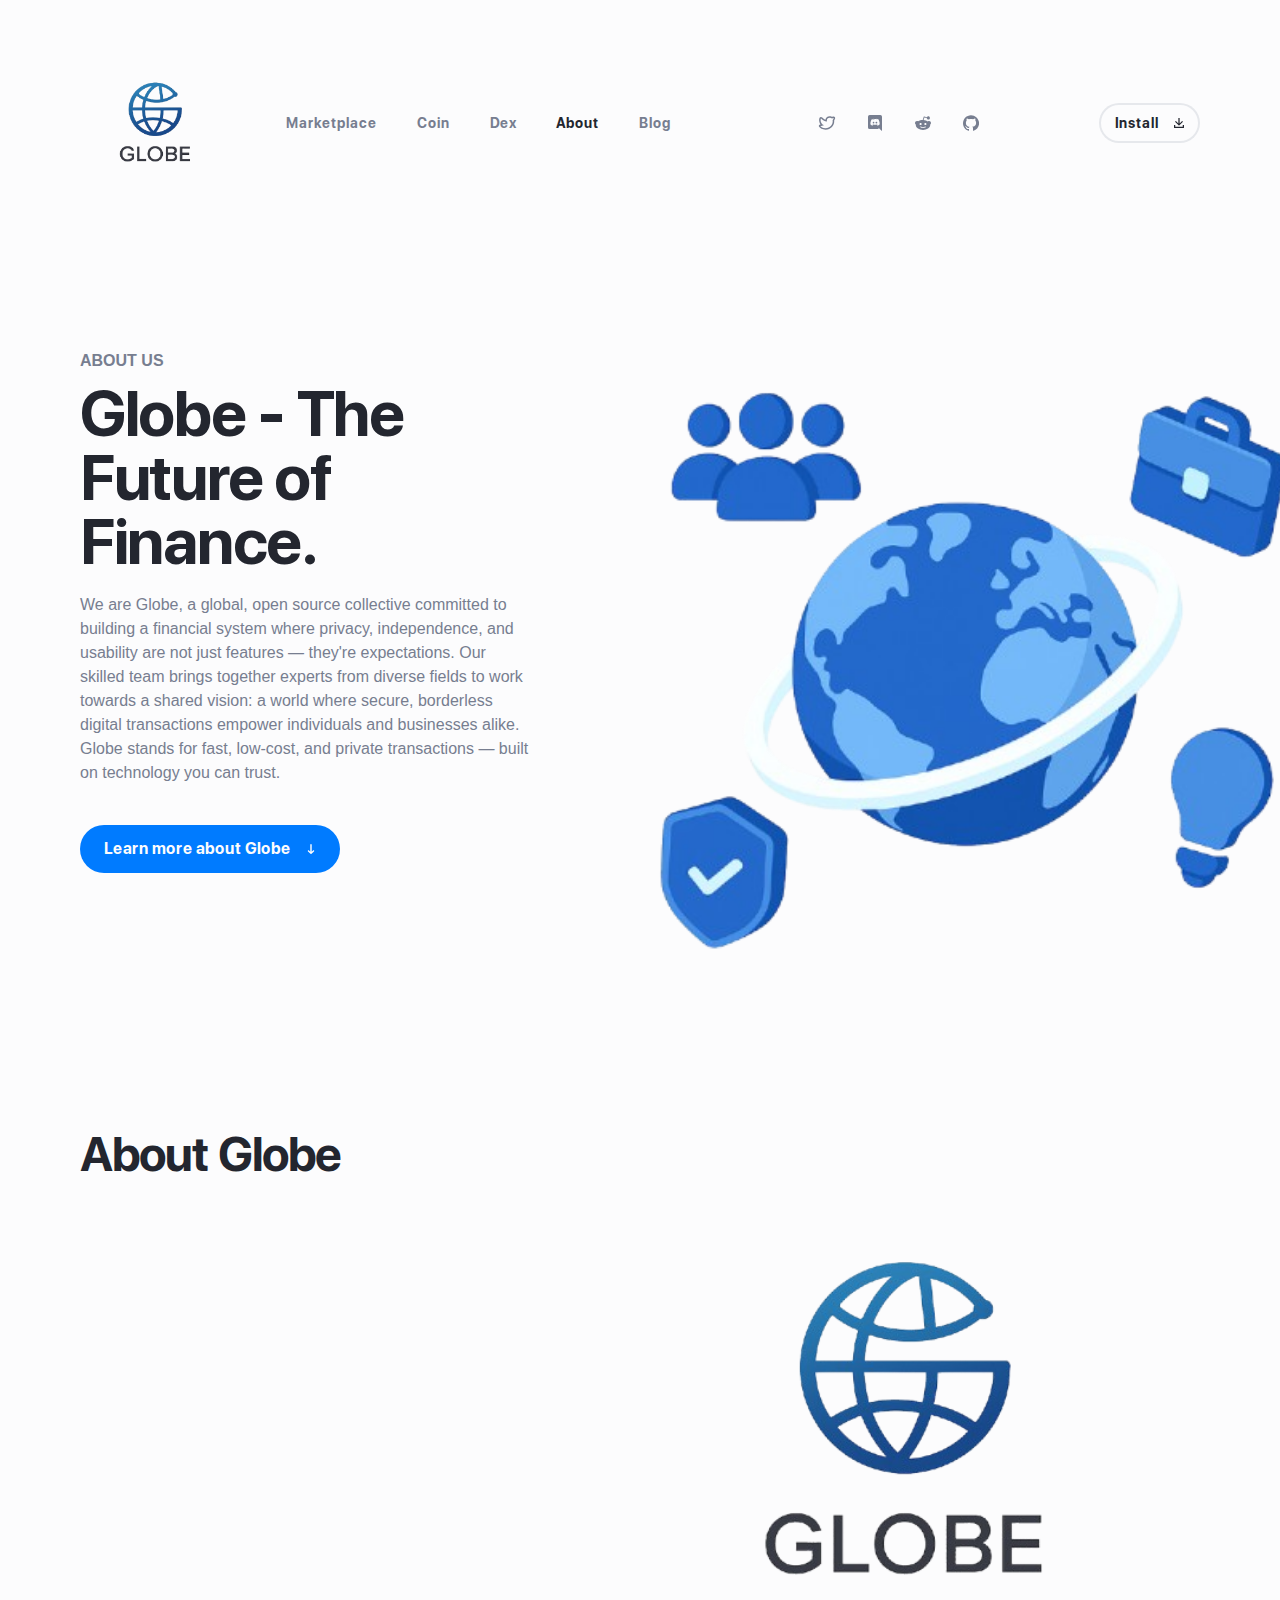
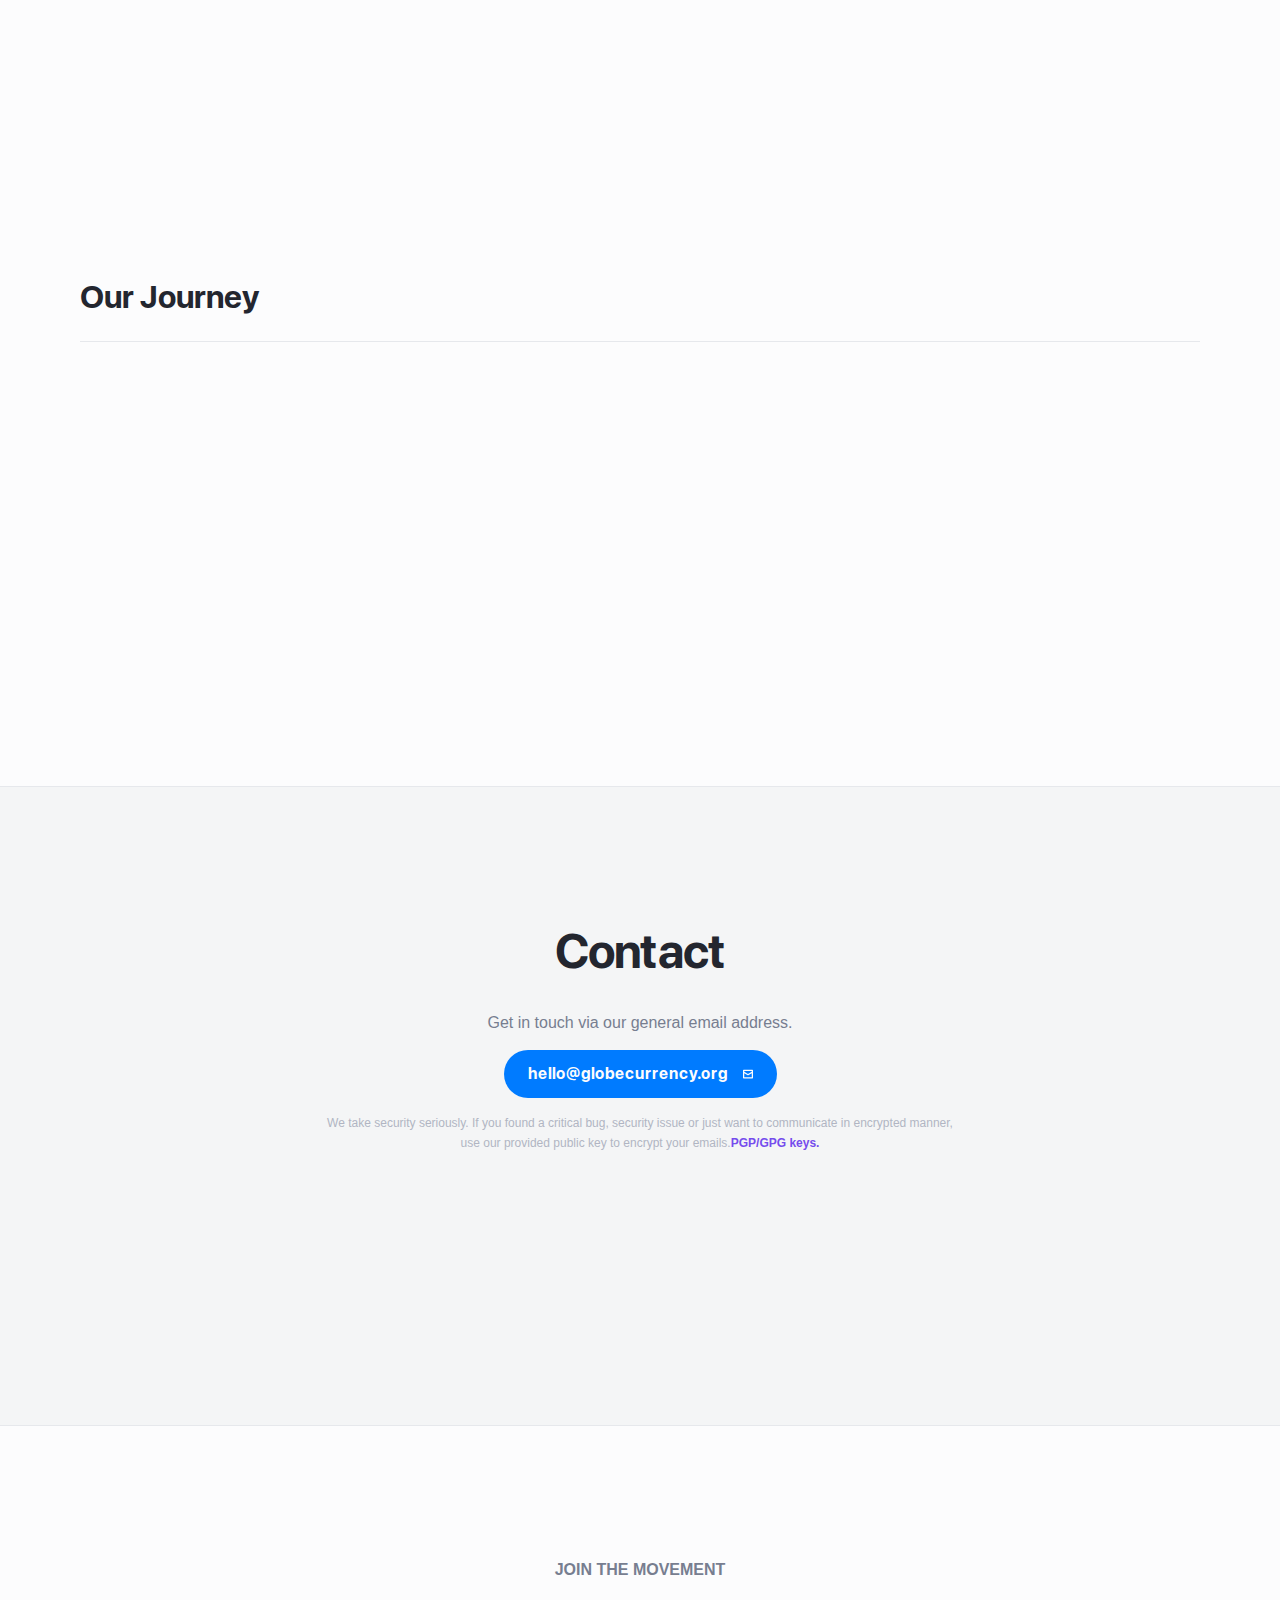
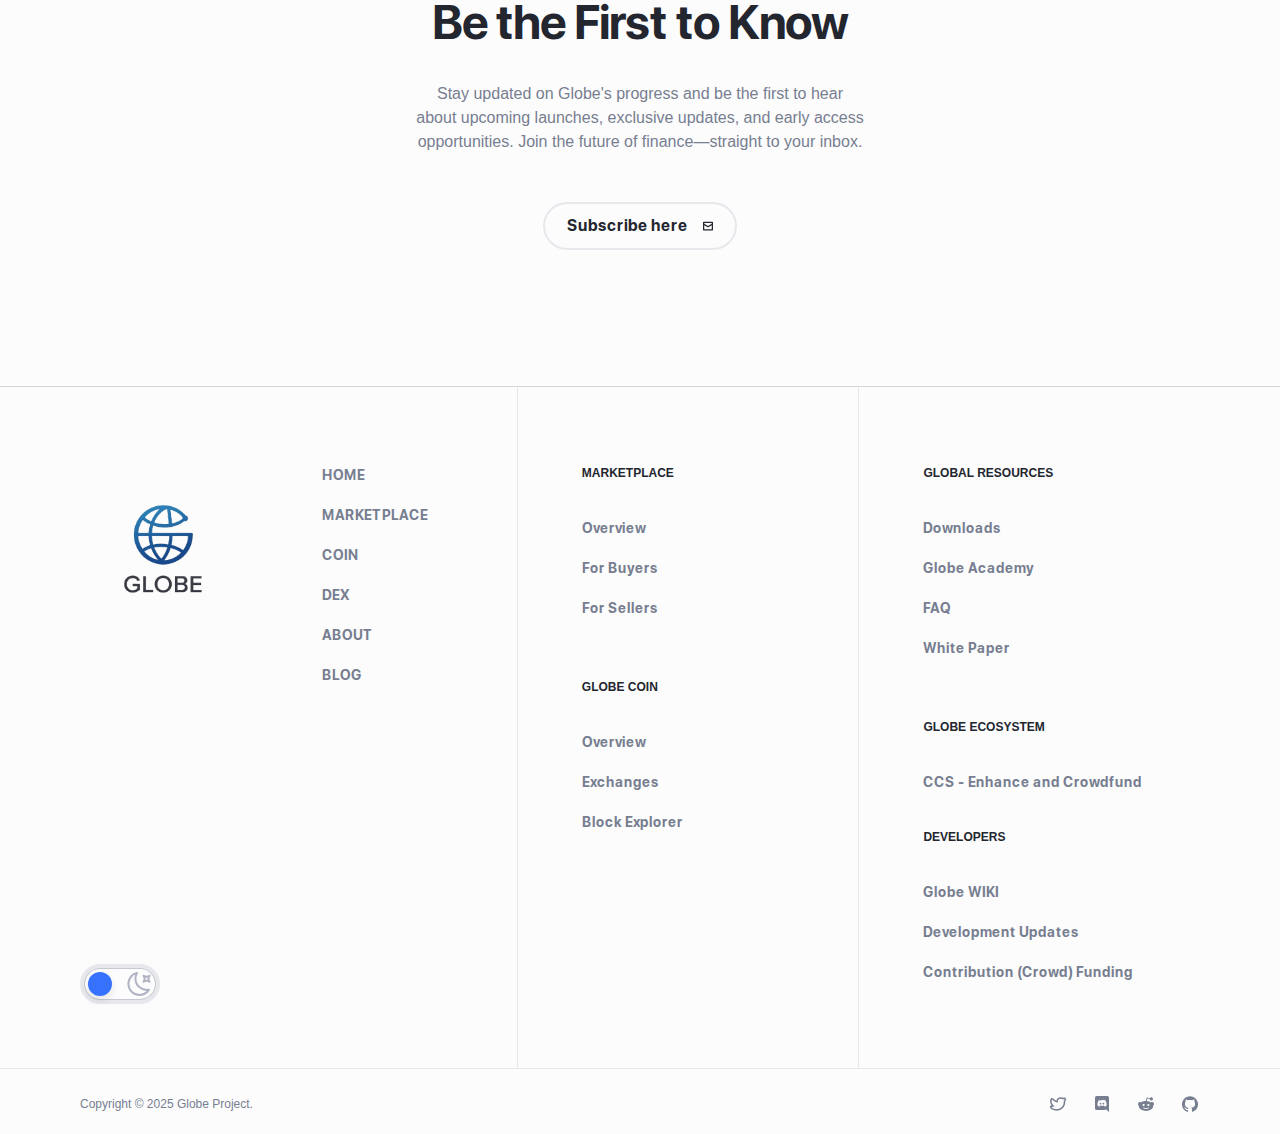
<file: about.html>
<!DOCTYPE html>
<html lang="en">
  <head>
    <meta charset="utf-8">
    <title>globecurrency.org - About</title>
    <meta http-equiv="X-UA-Compatible" content="IE=Edge">
    <meta name="viewport" content="width=device-width, initial-scale=1, maximum-scale=1.0, user-scalable=no">
    <meta name="format-detection" content="telephone=no">
    <link rel="apple-touch-icon" sizes="180x180" href="img/apple-touch-icon.png">
    <link rel="icon" type="image/png" sizes="32x32" href="img/favicon-32x32.png">
    <link rel="icon" type="image/png" sizes="16x16" href="img/favicon-16x16.png">
    <link rel="manifest" href="img/site.webmanifest">
    <link rel="mask-icon" href="img/safari-pinned-tab.svg" color="#5bbad5">
    <meta name="msapplication-TileColor" content="#da532c">
    <meta name="theme-color" content="#ffffff">
    <meta name="description" content="Globe Project - The Future of Finance">
    <meta name="twitter:card" content="summary">
    <meta name="twitter:site" content="@globe_currency">
    <meta name="twitter:title" content="The Future of Finance">
    <meta name="twitter:description" content="Globe Project - The Future of Finance">
    <meta name="twitter:creator" content="@globe_currency">
    <meta name="twitter:image" content="">
    <meta property="og:title" content="Globe Project - The Future of Finance">
    <meta property="og:type" content="Article">
    <meta property="og:url" content="https://globecurrency.org">
    <meta property="og:image" content="">
    <meta property="og:description" content="The Future of Finance">
    <meta property="og:site_name" content="Globe - The Future of Finance">
    <meta property="fb:admins" content="">
    <link rel="stylesheet" media="all" href="css/app.min.css">
    <script>
      var viewportmeta = document.querySelector('meta[name="viewport"]');
      if (viewportmeta) {
        if (screen.width < 375) {
          var newScale = screen.width / 375;
          viewportmeta.content = 'width=375, minimum-scale=' + newScale + ', maximum-scale=1.0, user-scalable=no, initial-scale=' + newScale + '';
        } else {
          viewportmeta.content = 'width=device-width, maximum-scale=1.0, initial-scale=1.0';
        }
      }
    </script>
  </head>
  <body>
    <script>
      console.log(localStorage.getItem('darkMode'));
      if (localStorage.getItem('darkMode') === "on") {
        document.body.classList.add("dark");
        document.addEventListener("DOMContentLoaded", function() {
          document.querySelector('.js-theme input').checked = true;
        });
      }
    </script>
    <!-- outer-->
    <div class="outer">
      <!-- header-->
      <header class="header js-header">
        <div class="header__center center"><a class="header__logo" href="https://globecurrency.org"><img class="some-icon" src="img/logo-dark.png" alt="globecurrency.org"><img class="some-icon-dark" src="img/logo-dark.png" alt="globecurrency.org"></a>
          <div class="header__wrap js-header-wrap">
            <nav class="header__nav"><a class="header__link" href="marketplace">Marketplace</a><a class="header__link" href="coin">Coin</a><a class="header__link" target="_blank" href="https://basicswapdex.com">Dex</a><a class="header__link active" href="about">About</a><a class="header__link" href="https://particl.news" target="_blank">Blog</a></nav>
            <div class="header__group">
              <div class="header__contacts">
                <div class="header__element">
                  <div class="header__subtitle"></div>
                  <div class="header__text"></div>
                </div>
              </div>
              <div class="header__socials"><a class="header__social" href="https://twitter.com/globe_currency" target="_blank" title="twitter">
                  <svg class="icon icon-twitter">
                    <use xlink:href="#icon-twitter"></use>
                  </svg></a><a class="header__social" href="https://discord.me/globecurrency" target="_blank" title="Discord">
                  <svg class="icon icon-discord">
                    <use xlink:href="#icon-discord"></use>
                  </svg></a><a class="header__social" href="https://www.reddit.com/r/globecurrency/" target="_blank" title="Reddit">
                  <svg class="icon icon-reddit">
                    <use xlink:href="#icon-reddit"></use>
                  </svg></a><a class="header__social" href="https://github.com/globeproject" target="_blank" title="Github">
                  <svg class="icon icon-github">
                    <use xlink:href="#icon-github"></use>
                  </svg></a></div><a class="button button-stroke button-small header__button" href="downloads">Install
                <svg class="icon icon-download">
                  <use xlink:href="#icon-download"></use>
                </svg></a>
            </div>
          </div><a class="button button-stroke button-small header__button" href="downloads">Install
            <svg class="icon icon-download">
              <use xlink:href="#icon-download"></use>
            </svg></a>
          <button class="header__burger js-header-burger"></button>
        </div>
      </header>
      <!-- container-->
      <div class="outer__content">
        <div class="hero-about">
          <div class="hero-about__center center">
            <div class="hero-about__wrap">
              <div class="stage">About Us</div>
              <h1 class="hero-about__title h1">Globe - The Future of Finance.</h1>
              <div class="hero-about__text">We are Globe, a global, open source collective committed to building a financial system where privacy, independence, and usability are not just features — they're expectations. Our skilled team brings together experts from diverse fields to work towards a shared vision: a world where secure, borderless digital transactions empower individuals and businesses alike.

                Globe stands for fast, low-cost, and private transactions — built on technology you can trust.
                </div>
              <div class="hero-about__btns"><a class="button hero-about__button js-scroll" href="#about-globe">Learn more about Globe
                  <svg class="icon icon-arrow-down">
                    <use xlink:href="#icon-arrow-down"></use>
                  </svg></a></div>
            </div>
            <div class="hero-about__gallery">
              <div class="hero-about__preview"><img class="some-icon" src="img/content/about/main-pic.png" alt="Main"><img class="some-icon-dark" src="img/content/about/main-pic-dark.png" alt="Main"></div>
            </div>
          </div>
        </div>
        <div class="section-aboutglobe aboutglobe" id="about-globe">
          <div class="about-globe__center center">
            <div class="about-globe__row">
              <div class="about-globe__col">
                <h2 class="about-globe__title h2">About Globe</h2>
                <div class="about-globe__info" data-aos="animation-opacity"><b>Globe was founded with a clear mission: to create a truly usable digital currency for everyday life.</b>

                  <br>From the beginning, Globe has focused on the fundamentals that make a currency practical — <b>speed, affordability, privacy, and reliability.</b> Transactions on the Globe network are confirmed in seconds, with minimal fees, making it ideal for both everyday purchases and high-frequency use. Just as with physical money, financial privacy is essential. That’s why Globe ensures your account balance and transaction history remain confidential.
                  
                  <br>In addition to its use as a currency, Globe integrates <b>smart contract functionality,</b> allowing for secure, automated agreements and decentralised applications. This expands its use cases far beyond payments, opening the door to financial tools, services, and platforms that operate transparently without intermediaries.
                  
                  <br>Built on a <b>scalable architecture</b>, Globe uses adaptive block sizes and efficient consensus mechanisms to maintain performance even under growing demand. It also operates on a proof-of-stake model, making it both secure and energy-efficient.
                  
                  <br>Whether you’re sending funds across the world or building the future of decentralised finance, <b>Globe is designed to be a trusted, accessible, and forward-looking solution for the global economy.</b>
                  
                  </div>
              </div>
              <div class="about-globe__col">
                <div class="about-globe__preview"><img src="img/logo-dark.png" alt=""></div>
              </div>
            </div>
            <div class="about-globe__row">
              <div class="about-globe__col-two">
                <div class="about-globe__title-second">Our Journey</div>
                <div class="about-globe__info" data-aos="animation-opacity">Globe began as a vision — to build a digital currency that isn’t just innovative, but practical, accessible, and respectful of individual freedoms. In an era where financial systems are increasingly opaque and centralised, Globe was created to restore control to everyday people by providing a decentralised, transparent alternative.

                  <br>Our journey started with a simple question: <em>What should a modern currency look like?</em> The answer led to the development of a platform that prioritises privacy, speed, and real-world usability. Globe is not just a tool for transactions; it's a foundation for a more equitable digital economy.
                  
                  <br>Over time, our vision has grown into a global initiative, drawing in developers, designers, thinkers, and users who share the belief that finance should be open, private, and efficient. Together, we’ve built more than just a cryptocurrency — we've created a robust ecosystem that includes smart contracts, scalable architecture, and strong privacy protections, all supported by an energy-efficient proof-of-stake consensus.
                  
                  <br>At its core, Globe reflects the power of decentralised ideas coming together with purpose. Our community, our technology, and our values move in unison — shaping a financial system that works for everyone, not just a few.
                  
                  </div>
              </div>
            </div>
          </div>
        </div>
        <div class="section-bg section-border-top team-intro">
          <div class="team-intro__center center">
            <h2 class="team-intro__title h2">Contact</h2>
            <div class="team-intro__text">Get in touch via our general email address.</div>
            <div class="team-intro__btns"><a class="button team-intro__button" href="mailto:hello@globecurrency.org">hello@globecurrency.org
                <svg class="icon icon-email">
                  <use xlink:href="#icon-email"></use>
                </svg></a></div>
            <div class="team-intro__note"> We take security seriously. If you found a critical bug, security issue or just want to communicate in encrypted manner,<br> use our provided public key to encrypt your emails.<a href="files/core.particl.io_pub.asc">PGP/GPG keys.</a></div>
          </div>
        </div>
        <div class="section-bg">
          <div class="team-list__center center">
            <div class="team-list__info" data-aos="animation-scale-top" data-aos-duration="600"></div>
            <div class="team-list__team">

            </div>
          </div>
        </div>
        <div class="section-border-top newsletter">
          <div class="newsletter__center center">
            <div class="stage">Join the Movement</div>
            <h2 class="newsletter__title h2">Be the First to Know</h2>
            <div class="newsletter__text">Stay updated on Globe's progress and be the first to hear about upcoming launches, exclusive updates, and early access opportunities. Join the future of finance—straight to your inbox.</div><a class="button-stroke newsletter__button" href="https://e716e794.sibforms.com/serve/[base64]" target="_blank">Subscribe here
              <svg class="icon icon-email">
                <use xlink:href="#icon-email"></use>
              </svg></a>
            <!-- div class="newsletter__note">We never share your email address with 3rd parties (except for <a href="https://sendinblue.com" target="_blank">SendinBlue</a> as our mailing service provider)</div --->
          </div>
        </div>
      </div>
      <!-- footer-->
      <footer class="footer">
        <div class="footer__body">
          <div class="footer__center center">
            <div class="footer__col">
              <div class="footer__box"><a class="footer__logo" href="https://globecurrency.org"><img class="some-icon" src="img/logo-dark.png" alt="Globe Project"><img class="some-icon-dark" src="img/logo-dark.png" alt="Globe Project"></a>
                <label class="theme js-theme">
                  <input class="theme__input" type="checkbox"/><span class="theme__inner"><span class="theme__box"></span><span class="theme__icon">
                      <svg class="icon icon-moon">
                        <use xlink:href="#icon-moon"></use>
                      </svg>
                      <svg class="icon icon-sun">
                        <use xlink:href="#icon-sun"></use>
                      </svg></span></span>
                </label>
              </div>
              <div class="footer__item">
                <div class="footer__category"></div>
                <div class="footer__menu"><a class="footer__link" href="index">HOME</a><a class="footer__link" href="marketplace">MARKETPLACE</a><a class="footer__link" href="coin">COIN</a><a class="footer__link link-off" href="javascript:void(0)">DEX</a><a class="footer__link" href="about">ABOUT</a><a class="footer__link" href="https://particl.news" target="_blank">BLOG</a></div>
              </div>
            </div>
            <div class="footer__col">
              <div class="footer__category">marketplace</div>
              <div class="footer__menu"><a class="footer__link" href="marketplace">Overview</a><a class="footer__link" href="buyer">For Buyers</a><a class="footer__link" href="seller">For Sellers</a><!-- a.footer__link(href="#") Help & Support -->
<!-- a.footer__link(href="downloads") Downloads -->
                <div class="footer__category-second">Globe Coin</div>
                <div class="footer__menu"><a class="footer__link" href="coin">Overview</a><a class="footer__link" href="coin#exchanges">Exchanges</a><a class="footer__link" href="https://explorer.globecurrency.org" target="_blank">Block Explorer</a><!-- a.footer__link(href="#") Help & Support -->
<!-- a.footer__link(href="downloads") Downloads -->
                </div>
              </div>
            </div>
            <div class="footer__col">
              <div class="footer__category">Global Resources</div>
              <div class="footer__menu"><a class="footer__link" href="downloads">Downloads</a><a class="footer__link" href="https://academy.particl.io" target="_blank">Globe Academy</a><a class="footer__link" href="https://academy.particl.io/en/latest/faq/faq_mp_general_overview.html" target="_blank">FAQ</a><a class="footer__link" href="https://raw.githubusercontent.com/particl/whitepaper/master/Particl%20Whitepaper%20Draft%20v0.3.pdf" target="_blank">White Paper</a><!--  a.footer__link(href="#") Roadmaps  -->
                <div class="footer__category-second">Globe Ecosystem</div>
                <div class="footer__menu"><a class="footer__link" href="https://ccs.particl.io" target="_blank">CCS - Enhance and Crowdfund</a></div>
                <div class="footer__category-second">Developers</div>
                <div class="footer__menu"><a class="footer__link" href="https://particl.wiki" target="_blank">Globe WIKI</a><a class="footer__link" href="https://particl.news/tag/progress-report" target="_blank">Development Updates</a><!-- a.footer__link(href="#") Bug Bounties  --><a class="footer__link" href="https://ccs.particl.io" target="_blank">Contribution (Crowd) Funding</a><!-- a.footer__link(href="#") Treasury Proposals  --><a class="footer__link" href="#"></a><!-- a.footer__link(href="#") Code Audit  -->
<!-- a.footer__link(href="#") Report Issues  -->
                </div>
              </div>
            </div>
          </div>
        </div>
        <div class="footer__bottom">
          <div class="footer__center center">
            <div class="footer__copyright">Copyright © 2025 Globe Project.</div>
            <div class="footer__socials"><a class="footer__social" href="https://twitter.com/globe_currency" target="_blank" title="twitter">
                <svg class="icon icon-twitter">
                  <use xlink:href="#icon-twitter"></use>
                </svg></a><a class="footer__social" href="https://discord.me/globecurrency" target="_blank" title="Discord">
                <svg class="icon icon-discord">
                  <use xlink:href="#icon-discord"></use>
                </svg></a><a class="footer__social" href="https://www.reddit.com/r/globecurrency/" target="_blank" title="Reddit">
                <svg class="icon icon-reddit">
                  <use xlink:href="#icon-reddit"></use>
                </svg></a><a class="footer__social" href="https://github.com/globe-project" target="_blank" title="Github">
                <svg class="icon icon-github">
                  <use xlink:href="#icon-github"></use>
                </svg></a></div>
          </div>
        </div>
      </footer>
    </div>
    <!-- scripts-->
    <script src="js/lib/jquery.min.js"></script>
    <script src="js/lib/download.js"></script>
    <script src="js/lib/slick.min.js"></script>
    <script src="js/lib/jquery.nice-select.min.js"></script>
    <script src="js/lib/jquery.magnific-popup.min.js"></script>
    <script src="js/lib/aos.js"></script>
    <script src="js/lib/simpleParallax.min.js"></script>
    <script src="js/app.js"></script>
    <!-- svg sprite-->
    <div style="display: none"><svg width="0" height="0">
<symbol xmlns="http://www.w3.org/2000/svg" viewBox="0 0 16 16" id="icon-handle">
<path d="M12.311,9.527c-1.161-0.393-1.85-0.825-2.143-1.175C11.268,7.639,12,6.406,12,5V4c0-2.206-1.794-4-4-4 S4,1.794,4,4v1c0,1.406,0.732,2.639,1.832,3.352C5.54,8.702,4.851,9.134,3.69,9.527C2.081,10.07,1,11.57,1,13.26V16h14v-2.74 C15,11.57,13.919,10.07,12.311,9.527z M6,4c0-1.103,0.897-2,2-2s2,0.897,2,2v1c0,1.103-0.897,2-2,2S6,6.103,6,5V4z M13,14H3v-0.74 c0-0.831,0.534-1.569,1.33-1.838c1.845-0.624,3-1.436,3.452-2.422h0.436c0.452,0.986,1.607,1.798,3.453,2.422 C12.466,11.69,13,12.429,13,13.26V14z"></path>
</symbol>
<symbol xmlns="http://www.w3.org/2000/svg" viewBox="0 0 16 16" id="icon-email">
<path d="M15,1H1C0.448,1,0,1.447,0,2v12c0,0.553,0.448,1,1,1h14c0.552,0,1-0.447,1-1V2C16,1.447,15.552,1,15,1z M14,13H2V6.723l5.504,3.145c0.308,0.176,0.685,0.176,0.992,0L14,6.723V13z M14,4.42L8,7.849L2,4.42V3h12V4.42z"></path>
</symbol>
<symbol xmlns="http://www.w3.org/2000/svg" viewBox="0 0 16 16" id="icon-linkedin">
<path d="M15.3,0H0.7C0.3,0,0,0.3,0,0.7v14.7C0,15.7,0.3,16,0.7,16h14.7c0.4,0,0.7-0.3,0.7-0.7V0.7 C16,0.3,15.7,0,15.3,0z M4.7,13.6H2.4V6h2.4V13.6z M3.6,5C2.8,5,2.2,4.3,2.2,3.6c0-0.8,0.6-1.4,1.4-1.4c0.8,0,1.4,0.6,1.4,1.4 C4.9,4.3,4.3,5,3.6,5z M13.6,13.6h-2.4V9.9c0-0.9,0-2-1.2-2c-1.2,0-1.4,1-1.4,2v3.8H6.2V6h2.3v1h0c0.3-0.6,1.1-1.2,2.2-1.2 c2.4,0,2.8,1.6,2.8,3.6V13.6z"></path>
</symbol>
<symbol xmlns="http://www.w3.org/2000/svg" viewBox="0 0 16 16" id="icon-chart">
<path d="M9,0H7C6.4,0,6,0.4,6,1v14c0,0.6,0.4,1,1,1h2c0.6,0,1-0.4,1-1V1C10,0.4,9.6,0,9,0z M3,10H1c-0.6,0-1,0.4-1,1v4c0,0.6,0.4,1,1,1h2c0.6,0,1-0.4,1-1v-4C4,10.4,3.6,10,3,10z M15,5h-2c-0.6,0-1,0.4-1,1v9c0,0.6,0.4,1,1,1h2c0.6,0,1-0.4,1-1V6C16,5.4,15.6,5,15,5z"></path>
</symbol>
<symbol xmlns="http://www.w3.org/2000/svg" viewBox="0 0 16 16" id="icon-block">
<path d="M8,6.523l6-3.334L8.486.126a1,1,0,0,0-.972,0L2,3.189Z M9,8.255v7.333l5.486-3.048A1,1,0,0,0,15,11.666V4.922Z M7,8.255,1,4.922v6.744a1,1,0,0,0,.514.874L7,15.588Z"></path>
</symbol>
<symbol xmlns="http://www.w3.org/2000/svg" viewBox="0 0 16 16" id="icon-cart">
<path d="M15,3H4.5L4,0.8C3.9,0.3,3.5,0,3,0H0v2h2.2L4,10.2C4.1,10.7,4.5,11,5,11h8c0.4,0,0.8-0.3,0.9-0.7l2-6 C16.1,3.8,15.8,3,15,3z"></path>
<circle cx="5" cy="14" r="2"></circle> <circle cx="13" cy="14" r="2"></circle>
</symbol>
<symbol xmlns="http://www.w3.org/2000/svg" viewBox="0 0 16 16" id="icon-shop">
<path d="M13.9,0.5C13.7,0.2,13.4,0,13,0H3C2.6,0,2.3,0.2,2.1,0.5C0,4.5,0,4.7,0,5c0,1.1,0.9,2,2,2v8c0,0.6,0.4,1,1,1 h10c0.6,0,1-0.4,1-1V7c1.1,0,2-0.9,2-2C16,4.7,16,4.5,13.9,0.5z M10,14v-4H6v4H4V6.7C4.3,6.9,4.6,7,5,7c0.6,0,1.1-0.3,1.5-0.7 C6.9,6.7,7.4,7,8,7s1.1-0.3,1.5-0.7C9.9,6.7,10.4,7,11,7c0.4,0,0.7-0.1,1-0.3V14H10z"></path>
</symbol>
<symbol xmlns="http://www.w3.org/2000/svg" viewBox="0 0 16 16" id="icon-arrow-right">
<path d="M10.39 3.153c.464-.428 1.187-.399 1.615.065l3.692 4c.404.438.404 1.113 0 1.55l-3.692 4c-.428.464-1.151.493-1.615.065s-.493-1.151-.065-1.615l1.922-2.082H1.143C.512 9.136 0 8.624 0 7.993S.512 6.85 1.143 6.85h11.104l-1.922-2.082c-.428-.464-.399-1.187.065-1.615z"></path>
</symbol>
<symbol xmlns="http://www.w3.org/2000/svg" viewBox="0 0 16 16" id="icon-link">
<path d="M11,0C9.7,0,8.4,0.5,7.5,1.5L6.3,2.6C5.9,3,5.9,3.6,6.3,4s1,0.4,1.4,0l1.2-1.2c1.1-1.1,3.1-1.1,4.2,0 C13.7,3.4,14,4.2,14,5s-0.3,1.6-0.9,2.1L12,8.3c-0.4,0.4-0.4,1,0,1.4c0.2,0.2,0.5,0.3,0.7,0.3s0.5-0.1,0.7-0.3l1.2-1.2 C15.5,7.6,16,6.3,16,5s-0.5-2.6-1.5-3.5C13.6,0.5,12.3,0,11,0z M8.3,12l-1.2,1.2c-1.1,1.1-3.1,1.1-4.2,0C2.3,12.6,2,11.8,2,11s0.3-1.6,0.9-2.1L4,7.7c0.4-0.4,0.4-1,0-1.4 s-1-0.4-1.4,0L1.5,7.5C0.5,8.4,0,9.7,0,11s0.5,2.6,1.5,3.5C2.4,15.5,3.7,16,5,16s2.6-0.5,3.5-1.5l1.2-1.2c0.4-0.4,0.4-1,0-1.4 S8.7,11.6,8.3,12z M9.4,5.2L5.2,9.4c-0.4,0.4-0.4,1,0,1.4c0.2,0.2,0.5,0.3,0.7,0.3s0.5-0.1,0.7-0.3l4.2-4.2 c0.4-0.4,0.4-1,0-1.4C10.4,4.8,9.8,4.8,9.4,5.2z"></path>
</symbol>
<symbol xmlns="http://www.w3.org/2000/svg" viewBox="0 0 16 16" id="icon-arrow-bottom">
<path d="M15.039 3.961c-.653-.653-1.713-.653-2.366 0L8 8.634 3.327 3.961c-.653-.653-1.713-.653-2.366 0s-.653 1.713 0 2.366l5.856 5.856c.653.653 1.713.653 2.366 0l5.856-5.856c.653-.653.653-1.713 0-2.366z"></path>
</symbol>
<symbol xmlns="http://www.w3.org/2000/svg" viewBox="0 0 16 16" id="icon-arrow-right-empty">
<path d="M5.551 15.665l-.1.089c-.449.355-1.102.326-1.517-.089-.446-.446-.446-1.17 0-1.616h0l6.048-6.05-6.048-6.048-.089-.1C3.491 1.403 3.52.749 3.935.335c.446-.446 1.17-.446 1.616 0h0l6.857 6.857.089.1c.355.449.326 1.102-.089 1.517h0l-6.857 6.857z"></path>
</symbol>
<symbol xmlns="http://www.w3.org/2000/svg" viewBox="0 0 16 16" id="icon-arrow-down">
<path d="M12.833 10.39c.428.464.399 1.187-.065 1.615l-4 3.692c-.438.404-1.113.404-1.55 0l-4-3.692c-.464-.428-.493-1.151-.065-1.615s1.151-.493 1.615-.065l2.082 1.922V1.143C6.85.512 7.362 0 7.993 0s1.143.512 1.143 1.143v11.104l2.082-1.922c.464-.428 1.187-.399 1.615.065z"></path>
</symbol>
<symbol xmlns="http://www.w3.org/2000/svg" viewBox="0 0 16 16" id="icon-arrow-prev">
<path d="M5.61 13.697c-.464.428-1.187.399-1.615-.065l-3.692-4c-.404-.438-.404-1.113 0-1.55l3.692-4c.428-.464 1.151-.493 1.615-.065s.493 1.151.065 1.615L3.753 7.714h11.104c.631 0 1.143.512 1.143 1.143S15.488 10 14.857 10H3.753l1.922 2.082c.428.464.399 1.187-.065 1.615z"></path>
</symbol>
<symbol xmlns="http://www.w3.org/2000/svg" viewBox="0 0 16 16" id="icon-arrow-next">
<path d="M10.39 3.303c.464-.428 1.187-.399 1.615.065l3.692 4c.404.438.404 1.113 0 1.55l-3.692 4c-.428.464-1.151.493-1.615.065s-.493-1.151-.065-1.615l1.922-2.082H1.143C.512 9.286 0 8.774 0 8.143S.512 7 1.143 7h11.104l-1.922-2.082c-.428-.464-.399-1.187.065-1.615z"></path>
</symbol>
<symbol xmlns="http://www.w3.org/2000/svg" viewBox="0 0 16 16" id="icon-instagram">
<path d="M11.2 0A4.8 4.8 0 0 1 16 4.8h0v6.4a4.8 4.8 0 0 1-4.8 4.8h0-6.4A4.8 4.8 0 0 1 0 11.2h0V4.8A4.8 4.8 0 0 1 4.8 0h0zm0 1.6H4.8a3.2 3.2 0 0 0-3.2 3.2v6.4a3.2 3.2 0 0 0 3.2 3.2h6.4a3.2 3.2 0 0 0 3.2-3.2V4.8a3.2 3.2 0 0 0-3.2-3.2zM8 4a4 4 0 1 1 0 8 4 4 0 1 1 0-8zm0 1.6a2.4 2.4 0 0 0 0 4.8 2.4 2.4 0 0 0 0-4.8zm4-2.4a.8.8 0 1 1 0 1.6.8.8 0 1 1 0-1.6z"></path>
</symbol>
<symbol xmlns="http://www.w3.org/2000/svg" viewBox="0 0 16 16" id="icon-facebook">
<path d="M7.967.017a8 8 0 1 1 0 16 8 8 0 1 1 0-16zm0 1.6a6.4 6.4 0 0 0-6.4 6.4c0 2.982 2.039 5.487 4.799 6.198l.001-4.598h-.8a.8.8 0 1 1 0-1.6h.8v-1.6a2.4 2.4 0 0 1 2.4-2.4h.8a.8.8 0 1 1 0 1.6h0-.8a.8.8 0 0 0-.8.8h0v1.6h1.6a.8.8 0 1 1 0 1.6h0-1.6v4.8a6.4 6.4 0 0 0 0-12.8z"></path>
</symbol>
<symbol xmlns="http://www.w3.org/2000/svg" viewBox="0 0 16 16" id="icon-twitter">
<path d="M2.121 9.233C1.018 9.236.306 10.492.986 11.444c.973 1.363 2.737 2.456 5.681 2.456 4.563 0 8.226-3.719 7.714-8.113l.751-1.503c.521-1.042-.384-2.227-1.527-1.999l-.993.198c-.263-.139-.535-.244-.768-.32-.454-.148-1.003-.265-1.511-.265-.913 0-1.701.234-2.327.704-.619.464-.968 1.075-1.159 1.635-.088.258-.147.518-.185.766-.354-.111-.715-.261-1.069-.445-.802-.415-1.451-.942-1.817-1.404-.614-.775-1.915-.717-2.371.29-.643 1.42-.467 3.102.111 4.462a6.57 6.57 0 0 0 .754 1.324l-.151.001zm4.546 3.333c-2.576 0-3.907-.933-4.596-1.898-.031-.043 0-.102.054-.103.701-.002 2.139-.035 3.087-.59.049-.029.038-.101-.016-.119-2.211-.743-3.467-3.891-2.575-5.86.02-.045.081-.051.112-.012C3.752 5.271 5.98 6.531 7.919 6.566c.042.001.074-.037.067-.079-.078-.507-.376-3.254 2.347-3.254.65 0 1.618.317 1.974.642a.07.07 0 0 0 .061.017l1.498-.3c.054-.011.098.046.073.095l-.929 1.858c-.006.013-.008.028-.006.042.651 3.658-2.345 6.978-6.337 6.978z"></path>
</symbol>
<symbol xmlns="http://www.w3.org/2000/svg" viewBox="0 0 16 16" id="icon-discord">
<path d="M6.552,6.712a.891.891,0,0,0,0,1.776A.852.852,0,0,0,7.368,7.6.847.847,0,0,0,6.552,6.712Zm2.92,0a.891.891,0,1,0,.816.888A.852.852,0,0,0,9.472,6.712Z M13.36,0H2.64A1.644,1.644,0,0,0,1,1.648V12.464a1.644,1.644,0,0,0,1.64,1.648h9.072l-.424-1.48,1.024.952.968.9L15,16V1.648A1.644,1.644,0,0,0,13.36,0ZM10.272,10.448S9.984,10.1,9.744,9.8a2.524,2.524,0,0,0,1.448-.952,4.578,4.578,0,0,1-.92.472,5.265,5.265,0,0,1-1.16.344A5.6,5.6,0,0,1,7.04,9.656a6.716,6.716,0,0,1-1.176-.344,4.683,4.683,0,0,1-.912-.472,2.488,2.488,0,0,0,1.4.944c-.24.3-.536.664-.536.664a2.9,2.9,0,0,1-2.44-1.216A10.713,10.713,0,0,1,4.528,4.568a3.956,3.956,0,0,1,2.248-.84l.08.1a5.4,5.4,0,0,0-2.1,1.048s.176-.1.472-.232a6.008,6.008,0,0,1,1.816-.5.788.788,0,0,1,.136-.016A6.769,6.769,0,0,1,8.792,4.1a6.521,6.521,0,0,1,2.408.768A5.324,5.324,0,0,0,9.208,3.856l.112-.128a3.956,3.956,0,0,1,2.248.84A10.713,10.713,0,0,1,12.72,9.232,2.924,2.924,0,0,1,10.272,10.448Z"></path>
</symbol>
<symbol xmlns="http://www.w3.org/2000/svg" viewBox="0 0 16 16" id="icon-github">
<path d="M8,0.2c-4.4,0-8,3.6-8,8c0,3.5,2.3,6.5,5.5,7.6 C5.9,15.9,6,15.6,6,15.4c0-0.2,0-0.7,0-1.4C3.8,14.5,3.3,13,3.3,13c-0.4-0.9-0.9-1.2-0.9-1.2c-0.7-0.5,0.1-0.5,0.1-0.5 c0.8,0.1,1.2,0.8,1.2,0.8C4.4,13.4,5.6,13,6,12.8c0.1-0.5,0.3-0.9,0.5-1.1c-1.8-0.2-3.6-0.9-3.6-4c0-0.9,0.3-1.6,0.8-2.1 c-0.1-0.2-0.4-1,0.1-2.1c0,0,0.7-0.2,2.2,0.8c0.6-0.2,1.3-0.3,2-0.3c0.7,0,1.4,0.1,2,0.3c1.5-1,2.2-0.8,2.2-0.8 c0.4,1.1,0.2,1.9,0.1,2.1c0.5,0.6,0.8,1.3,0.8,2.1c0,3.1-1.9,3.7-3.7,3.9C9.7,12,10,12.5,10,13.2c0,1.1,0,1.9,0,2.2 c0,0.2,0.1,0.5,0.6,0.4c3.2-1.1,5.5-4.1,5.5-7.6C16,3.8,12.4,0.2,8,0.2z"></path>
</symbol>
<symbol xmlns="http://www.w3.org/2000/svg" viewBox="0 0 16 16" id="icon-telegram">
<path d="M15.968,1.684a.338.338,0,0,0-.232-.253,1.192,1.192,0,0,0-.63.045S1.087,6.514.286,7.072c-.172.121-.23.19-.259.272-.138.4.293.573.293.573L3.933,9.094a.388.388,0,0,0,.183-.011c.822-.519,8.27-5.222,8.7-5.38.068-.02.118,0,.1.049-.172.6-6.606,6.319-6.641,6.354a.138.138,0,0,0-.049.118l-.337,3.528s-.142,1.1.956,0c.779-.779,1.527-1.425,1.9-1.738,1.242.858,2.579,1.806,3.156,2.3a1,1,0,0,0,.732.283.825.825,0,0,0,.7-.622S15.894,3.7,15.979,2.317C15.987,2.182,16,2.1,16,2A1.177,1.177,0,0,0,15.968,1.684Z"></path>
</symbol>
<symbol xmlns="http://www.w3.org/2000/svg" viewBox="0 0 16 16" id="icon-reddit">
<path d="M16,7.9c0-1.1-0.9-1.9-1.9-1.9c-0.5,0-0.9,0.2-1.2,0.4c-1.2-0.7-2.7-1.2-4.3-1.3l0.8-2.6L11.7,3 c0.1,0.8,0.8,1.5,1.6,1.5c0.9,0,1.6-0.7,1.6-1.6c0-0.9-0.7-1.6-1.6-1.6c-0.6,0-1.2,0.4-1.4,0.9L9.2,1.5C9,1.5,8.8,1.6,8.7,1.8 l-1,3.3C6,5.1,4.4,5.6,3.1,6.3C2.8,6.1,2.4,5.9,1.9,5.9C0.9,5.9,0,6.8,0,7.9c0,0.7,0.3,1.2,0.8,1.6c0,0.2,0,0.3,0,0.5 c0,1.3,0.8,2.6,2.2,3.5c1.3,0.9,3.1,1.4,5,1.4c1.9,0,3.7-0.5,5-1.4c1.4-0.9,2.2-2.1,2.2-3.5c0-0.1,0-0.3,0-0.4 C15.6,9.1,16,8.5,16,7.9z M4.5,9c0-0.6,0.5-1.1,1.1-1.1c0.6,0,1.1,0.5,1.1,1.1s-0.5,1.1-1.1,1.1C5,10.1,4.5,9.6,4.5,9z M10.6,12.2 c-0.6,0.6-1.4,0.8-2.6,0.8c0,0,0,0,0,0c0,0,0,0,0,0c-1.2,0-2.1-0.3-2.6-0.8c-0.2-0.2-0.2-0.4,0-0.6c0.2-0.2,0.4-0.2,0.6,0 c0.4,0.4,1,0.6,2,0.6c0,0,0,0,0,0c0,0,0,0,0,0c1,0,1.6-0.2,2-0.6c0.2-0.2,0.4-0.2,0.6,0C10.8,11.8,10.8,12.1,10.6,12.2z M10.4,10.1 c-0.6,0-1.1-0.5-1.1-1.1c0-0.6,0.5-1.1,1.1-1.1c0.6,0,1.1,0.5,1.1,1.1C11.5,9.6,11,10.1,10.4,10.1z"></path>
</symbol>
<symbol xmlns="http://www.w3.org/2000/svg" viewBox="0 0 16 16" id="icon-riot">
<path d="M12.7 10.1l1.7 2.3c.7 1 .5 2.4-.5 3.1-1.1.7-2.5.5-3.2-.6L8 11.4H6.6v2.3c0 1.3-1 2.3-2.3 2.3C3 16 2 15 2 13.7V2.3C1.9 1 3 0 4.3 0H9c3.2 0 5.8 2.6 5.8 5.7-.1 1.8-.9 3.3-2.1 4.4z"></path>
</symbol>
<symbol xmlns="http://www.w3.org/2000/svg" viewBox="0 0 16 16" id="icon-download">
<path d="M8,12c0.3,0,0.5-0.1,0.7-0.3L14.4,6L13,4.6l-4,4V0H7v8.6l-4-4L1.6,6l5.7,5.7C7.5,11.9,7.7,12,8,12z M14,14H2v-3H0v4c0,0.6,0.4,1,1,1h14c0.6,0,1-0.4,1-1v-4h-2V14z"></path>
</symbol>
<symbol xmlns="http://www.w3.org/2000/svg" viewBox="0 0 16 16" id="icon-play">
<path d="M1.509 2.463c0-1.71 1.876-2.755 3.33-1.855l8.945 5.538c1.378.853 1.378 2.857 0 3.711l-8.945 5.538c-1.454.899-3.33-.147-3.33-1.856V2.463z"></path>
</symbol>
<symbol xmlns="http://www.w3.org/2000/svg" viewBox="0 0 16 16" id="icon-info">
<path d="M8 0a1.6 1.6 0 1 0 0 3.2A1.6 1.6 0 1 0 8 0zm0 6.4A1.6 1.6 0 0 0 6.4 8v6.4a1.6 1.6 0 1 0 3.2 0V8A1.6 1.6 0 0 0 8 6.4z"></path>
</symbol>
<symbol xmlns="http://www.w3.org/2000/svg" viewBox="0 0 16 16" id="icon-check">
<path d="M14.049 2.635c.446-.446 1.17-.446 1.616 0 .412.412.444 1.06.095 1.509l-.095.108-9.143 9.143c-.412.412-1.06.444-1.509.095l-.108-.095L.335 8.822c-.446-.446-.446-1.17 0-1.616.412-.412 1.06-.444 1.509-.095l.108.095 3.763 3.762 8.335-8.334z"></path>
</symbol>
<symbol xmlns="http://www.w3.org/2000/svg" viewBox="0 0 16 16" id="icon-download">
<path d="M10.943 5.887l1.395.107c1.08.114 1.941.88 2.07 2.011.074.645.133 1.575.133 2.905l-.133 2.905c-.129 1.13-.988 1.897-2.069 2.011-.859.091-2.227.175-4.344.175s-3.485-.085-4.344-.175c-1.08-.114-1.939-.88-2.069-2.011-.074-.645-.133-1.575-.133-2.905l.133-2.905c.129-1.131.99-1.897 2.07-2.011l1.395-.107c.401-.021.744.286.765.688s-.286.744-.688.765l-1.32.101c-.455.048-.731.327-.777.729-.066.577-.123 1.451-.123 2.74l.123 2.74c.046.403.322.681.776.729.796.084 2.111.167 4.191.167l4.191-.167c.454-.048.73-.327.776-.729.066-.577.123-1.451.123-2.74l-.123-2.74c-.046-.402-.322-.682-.777-.729l-1.32-.101c-.401-.021-.709-.364-.688-.765s.364-.709.765-.688zM8.51.213l2.545 2.545a.73.73 0 0 1 0 1.029c-.284.284-.745.284-1.029 0L8.723 2.483v6.972c0 .402-.326.727-.727.727s-.727-.326-.727-.727V2.483L5.964 3.787c-.284.284-.745.284-1.029 0s-.284-.745 0-1.029L7.481.213c.284-.284.745-.284 1.029 0z"></path>
</symbol>
<symbol xmlns="http://www.w3.org/2000/svg" viewBox="0 0 16 16" id="icon-calendar">
<path d="M11.999 0a.8.8 0 0 1 .8.8h0l-.001.799.802.001a2.4 2.4 0 0 1 2.394 2.236L16 4v9.6a2.4 2.4 0 0 1-2.4 2.4h0H2.4A2.4 2.4 0 0 1 0 13.6h0V4a2.4 2.4 0 0 1 2.4-2.4h0l.798-.001L3.199.8a.8.8 0 0 1 .7-.794l.1-.006a.8.8 0 0 1 .8.8h0l-.001.799h6.4L11.199.8a.8.8 0 0 1 .7-.794zM13.6 3.2l-.802-.001.001.801a.8.8 0 0 1-.7.794l-.1.006a.8.8 0 0 1-.8-.8h0l-.001-.801h-6.4L4.799 4a.8.8 0 0 1-.7.794l-.1.006a.8.8 0 0 1-.8-.8h0l-.001-.801L2.4 3.2a.8.8 0 0 0-.8.8v9.6a.8.8 0 0 0 .8.8h11.2a.8.8 0 0 0 .8-.8V4a.8.8 0 0 0-.8-.8zm-4.801 8a.8.8 0 1 1 0 1.6h0-4.8a.8.8 0 1 1 0-1.6h0zm3.2-3.2a.8.8 0 1 1 0 1.6h0-5.6a.8.8 0 1 1 0-1.6h0z"></path>
</symbol>
<symbol xmlns="http://www.w3.org/2000/svg" viewBox="0 0 16 16" id="icon-scoreboard">
<path d="M13.333 2.65C14.806 2.65 16 3.844 16 5.317h0v5.333c0 1.473-1.194 2.667-2.667 2.667h0H2.667C1.194 13.317 0 12.123 0 10.65h0V5.317C0 3.844 1.194 2.65 2.667 2.65h0zm0 1.333H2.667c-.736 0-1.333.597-1.333 1.333v5.333c0 .736.597 1.333 1.333 1.333h10.667c.736 0 1.333-.597 1.333-1.333V5.317c0-.736-.597-1.333-1.333-1.333zm-1 1.333a1 1 0 0 1 1 1V7.65a1 1 0 0 1-1 1h-1v.667h1.333c.368 0 .667.298.667.667s-.298.667-.667.667H11a1 1 0 0 1-1-1V8.317a1 1 0 0 1 1-1h1V6.65h-1.333c-.368 0-.667-.298-.667-.667s.298-.667.667-.667h1.667zm-7.666 0c.368 0 .667.298.667.667v3.333c.368 0 .667.298.667.667s-.298.667-.667.667H4.001c-.368 0-.667-.298-.667-.667s.298-.667.667-.667V6.65c-.368 0-.667-.298-.667-.667s.298-.667.667-.667h.667zM8.001 8.65c.368 0 .667.298.667.667s-.298.667-.667.667-.667-.298-.667-.667.298-.667.667-.667zm0-2.667c.368 0 .667.298.667.667s-.298.667-.667.667-.667-.298-.667-.667.298-.667.667-.667z"></path>
</symbol>
<symbol xmlns="http://www.w3.org/2000/svg" viewBox="0 0 16 16" id="icon-clock">
<path d="M8 0a8 8 0 1 1 0 16A8 8 0 1 1 8 0zm0 1.6a6.4 6.4 0 0 0 0 12.8A6.4 6.4 0 1 0 8 1.6zm0 1.6a.8.8 0 0 1 .8.8v3.669l1.766 1.766a.8.8 0 0 1-1.131 1.131l-2-2A.8.8 0 0 1 7.2 8V4a.8.8 0 0 1 .8-.8z"></path>
</symbol>
<symbol xmlns="http://www.w3.org/2000/svg" viewBox="0 0 16 16" id="icon-candlesticks">
<path d="M7.833 4.409c.402 0 .727.326.727.727h0l.001 1.579c.846.3 1.453 1.108 1.453 2.057h0v2.182c0 .949-.606 1.757-1.453 2.057l-.001.852c0 .402-.326.727-.727.727s-.727-.326-.727-.727h0l-.001-.851c-.847-.299-1.455-1.107-1.455-2.057h0V8.772c0-.95.607-1.758 1.455-2.057l.001-1.578c0-.402.326-.727.727-.727zM2.015 1.5c.402 0 .727.326.727.727h0v.852c.847.3 1.454 1.108 1.454 2.057h0V6.59c0 .95-.607 1.757-1.454 2.057v3.76c0 .402-.326.727-.727.727s-.727-.326-.727-.727h0v-3.76C.44 8.349-.168 7.54-.168 6.59h0V5.136c0-.95.608-1.759 1.455-2.058v-.851c0-.402.326-.727.727-.727zm11.634 0c.402 0 .727.326.727.727h0v.851c.848.299 1.456 1.107 1.456 2.058h0v3.636c0 .951-.608 1.759-1.456 2.058v1.578c0 .402-.326.727-.727.727s-.727-.326-.727-.727h0l.001-1.579c-.846-.3-1.453-1.108-1.453-2.057h0V5.136c0-.949.606-1.757 1.453-2.057l-.001-.852c0-.402.326-.727.727-.727zM7.832 8.045c-.402 0-.727.326-.727.727v2.182c0 .402.326.727.727.727s.727-.326.727-.727V8.772c0-.402-.326-.727-.727-.727zm5.819-3.636c-.402 0-.727.326-.727.727v3.636c0 .402.326.727.727.727s.727-.326.727-.727V5.136c0-.402-.326-.727-.727-.727zm-11.637 0c-.402 0-.727.326-.727.727V6.59c0 .402.326.727.727.727s.727-.326.727-.727V5.136c0-.402-.326-.727-.727-.727z"></path>
</symbol>
<symbol xmlns="http://www.w3.org/2000/svg" viewBox="0 0 16 16" id="icon-lock">
<path d="M7.995 0c2.008 0 3.636 1.628 3.636 3.636v2.306c1.532.176 2.716 1.396 2.828 2.951l.081 2.015-.081 2.015c-.117 1.612-1.384 2.863-2.997 2.966L7.995 16a54.94 54.94 0 0 1-3.468-.11c-1.613-.103-2.88-1.354-2.997-2.966l-.081-2.015.081-2.015c.117-1.612 1.384-2.863 2.997-2.966l-.168.014V3.636C4.359 1.628 5.987 0 7.995 0zm0 7.273l-3.376.107a1.73 1.73 0 0 0-1.638 1.619l-.077 1.911.077 1.911a1.73 1.73 0 0 0 1.638 1.619l3.376.107 3.376-.107a1.73 1.73 0 0 0 1.638-1.619l.077-1.911-.077-1.911a1.73 1.73 0 0 0-1.638-1.619l-3.376-.107zm0 1.455c.803 0 1.455.651 1.455 1.455 0 .538-.293 1.008-.727 1.26h0v.922c0 .402-.326.727-.727.727s-.727-.326-.727-.727h0v-.922c-.435-.251-.727-.722-.727-1.26 0-.803.651-1.455 1.455-1.455zm0-7.273a2.18 2.18 0 0 0-2.182 2.182l-.002 2.225 2.184-.043 2.184.043-.002-2.225a2.18 2.18 0 0 0-2.182-2.182z"></path>
</symbol>
<symbol xmlns="http://www.w3.org/2000/svg" viewBox="0 0 16 16" id="icon-user">
<path d="M7.995 0c2.41 0 4.364 1.954 4.364 4.364 0 1.347-.61 2.551-1.569 3.351l-.145.116c2.295 1.017 3.896 3.315 3.896 5.987v1.454c0 .402-.326.727-.727.727s-.727-.326-.727-.727v-1.454a5.09 5.09 0 1 0-10.182 0v1.454c0 .402-.326.727-.727.727s-.727-.326-.727-.727v-1.454c0-2.672 1.601-4.971 3.897-5.987-1.043-.797-1.715-2.054-1.715-3.467C3.632 1.954 5.585 0 7.995 0zm0 1.455a2.91 2.91 0 0 0-2.909 2.909 2.91 2.91 0 0 0 2.909 2.909 2.91 2.91 0 0 0 2.909-2.909 2.91 2.91 0 0 0-2.909-2.909z"></path>
</symbol>
<symbol xmlns="http://www.w3.org/2000/svg" viewBox="0 0 16 16" id="icon-button-play">
<path d="M8 1.45c1.87 0 3.473.134 4.694.286a3.5 3.5 0 0 1 3.058 3.013c.136.965.248 2.106.248 3.246a23.73 23.73 0 0 1-.248 3.246 3.5 3.5 0 0 1-3.058 3.013A38.07 38.07 0 0 1 8 14.541a38.07 38.07 0 0 1-4.694-.286 3.5 3.5 0 0 1-3.058-3.013C.112 10.276 0 9.136 0 7.995s.112-2.281.248-3.246a3.5 3.5 0 0 1 3.058-3.013C4.527 1.584 6.13 1.45 8 1.45zm0 1.455c-1.802 0-3.344.129-4.514.275a2.05 2.05 0 0 0-1.798 1.773c-.13.923-.233 1.992-.233 3.043s.104 2.121.233 3.043a2.05 2.05 0 0 0 1.798 1.773c1.17.146 2.712.275 4.514.275s3.344-.129 4.514-.275a2.05 2.05 0 0 0 1.798-1.773 22.28 22.28 0 0 0 .233-3.043c0-1.052-.104-2.121-.233-3.043a2.05 2.05 0 0 0-1.798-1.773c-1.17-.146-2.712-.275-4.514-.275zm-1.07 2.15l3.719 2.324a.73.73 0 0 1 0 1.233L6.93 10.936a.73.73 0 0 1-1.113-.617V5.671a.73.73 0 0 1 1.113-.617z"></path>
</symbol>
<symbol xmlns="http://www.w3.org/2000/svg" viewBox="0 0 16 16" id="icon-search">
<path d="M6.609 0a6.61 6.61 0 0 1 6.609 6.609 6.58 6.58 0 0 1-1.256 3.877l3.733 3.733c.408.408.408 1.068 0 1.476-.376.376-.968.405-1.377.087l-.098-.087-3.732-3.733a6.58 6.58 0 0 1-3.877 1.256A6.61 6.61 0 0 1 0 6.609 6.61 6.61 0 0 1 6.609 0zm0 2.087c-2.497 0-4.522 2.025-4.522 4.522s2.025 4.522 4.522 4.522 4.522-2.025 4.522-4.522-2.025-4.522-4.522-4.522z"></path>
</symbol>
<symbol xmlns="http://www.w3.org/2000/svg" viewBox="0 0 16 16" id="icon-close">
<path d="M.335.335c.446-.446 1.17-.446 1.616 0L8 6.384 14.049.335c.446-.446 1.17-.446 1.616 0s.446 1.17 0 1.616L9.616 8l6.049 6.049c.446.446.446 1.17 0 1.616s-1.17.446-1.616 0L8 9.616l-6.049 6.049c-.446.446-1.17.446-1.616 0s-.446-1.17 0-1.616L6.384 8 .335 1.951c-.446-.446-.446-1.17 0-1.616"></path>
</symbol>
<symbol xmlns="http://www.w3.org/2000/svg" viewBox="0 0 16 16" id="icon-moon">
<path d="M6.584.005c.576-.116 1.012.512.703 1.012-1.596 2.578-1.209 5.997.97 8.23 1.668 1.608 3.979 2.285 6.273 1.903a.67.67 0 0 1 .694.996c-.279.488-.687.989-1.182 1.484-3.158 3.148-8.268 3.148-11.427 0-3.15-3.15-3.15-8.277-.015-11.411h0l.183-.188A7.44 7.44 0 0 1 6.584.005zM5.433 1.79l-.148.071a6.17 6.17 0 0 0-1.721 1.292h0l-.141.145a6.75 6.75 0 0 0 .14 9.382 6.75 6.75 0 0 0 9.527 0h0l.083-.085-.142-.001a8.57 8.57 0 0 1-5.539-2.216h0l-.183-.172C5.104 7.933 4.424 4.665 5.416 1.835h0l.016-.046.001.001zm9.194.159c.631-.523 1.506.39.891 1.003h0l-.078.086c-.599.728-.573 2.343.078 2.993h0l.054.058c.523.631-.39 1.506-1.003.891h0l-.086-.078c-.728-.599-2.343-.573-2.993.078h0l-.058.054c-.631.523-1.506-.39-.891-1.003h0l.078-.086c.599-.728.573-2.343-.078-2.993h0l-.054-.058c-.523-.631.39-1.506 1.003-.891h0l.086.078c.728.599 2.343.573 2.993-.078h0l.058-.054zm-.905 1.849l-.095.015a4.42 4.42 0 0 1-1.195 0h0l-.096-.015.015.097a4.42 4.42 0 0 1 0 1.195h0l-.015.096.096-.015a4.42 4.42 0 0 1 1.195 0h0l.095.015-.021-.097a4.42 4.42 0 0 1 0-1.195h0l.015-.097.007.001z"></path>
</symbol>
<symbol xmlns="http://www.w3.org/2000/svg" viewBox="0 0 16 16" id="icon-sun">
<path d="M8.001 14.001c.338 0 .623.253.662.589l.005.078v.667c0 .353-.275.644-.628.665s-.659-.237-.701-.587l-.005-.078v-.667c0-.368.299-.667.667-.667zm5.142-1.8l.063.055.467.467c.248.249.26.648.028.912s-.63.302-.908.086l-.063-.055-.467-.467c-.248-.249-.26-.648-.028-.912s.63-.302.908-.086zm-9.405.055c.238.238.261.615.055.88l-.055.063-.467.467c-.249.248-.648.26-.912.028s-.302-.63-.086-.908l.055-.063.467-.467c.26-.26.682-.26.943 0h0zM8.001 4a4 4 0 1 1 0 8.001 4 4 0 1 1 0-8.001zm0 1.333a2.67 2.67 0 0 0-2.667 2.667 2.67 2.67 0 0 0 2.667 2.667 2.67 2.67 0 0 0 2.667-2.667 2.67 2.67 0 0 0-2.667-2.667zm-6.667 2c.353 0 .644.275.665.628s-.237.659-.587.701l-.078.005H.667c-.353 0-.644-.275-.665-.628s.237-.659.587-.701l.078-.005h.667zm14.001 0c.353 0 .644.275.665.628s-.237.659-.587.701l-.078.005h-.667c-.353 0-.644-.275-.665-.628s.237-.659.587-.701l.078-.005h.667zM3.209 2.267l.063.055.467.467c.248.249.26.648.028.912s-.63.302-.908.086l-.063-.055-.467-.467c-.248-.249-.26-.648-.028-.912s.63-.302.908-.086zm10.464.055c.238.238.261.615.055.88l-.055.063-.467.467c-.249.248-.648.26-.912.028s-.302-.63-.086-.908l.055-.063.467-.467c.26-.26.682-.26.943 0h0zM8.001 0c.338 0 .623.253.662.589l.005.078v.667c0 .353-.275.644-.628.665s-.659-.237-.701-.587l-.005-.078V.667c0-.368.299-.667.667-.667z"></path>
</symbol>
</svg>
    </div>
  </body>
</html>
</file>
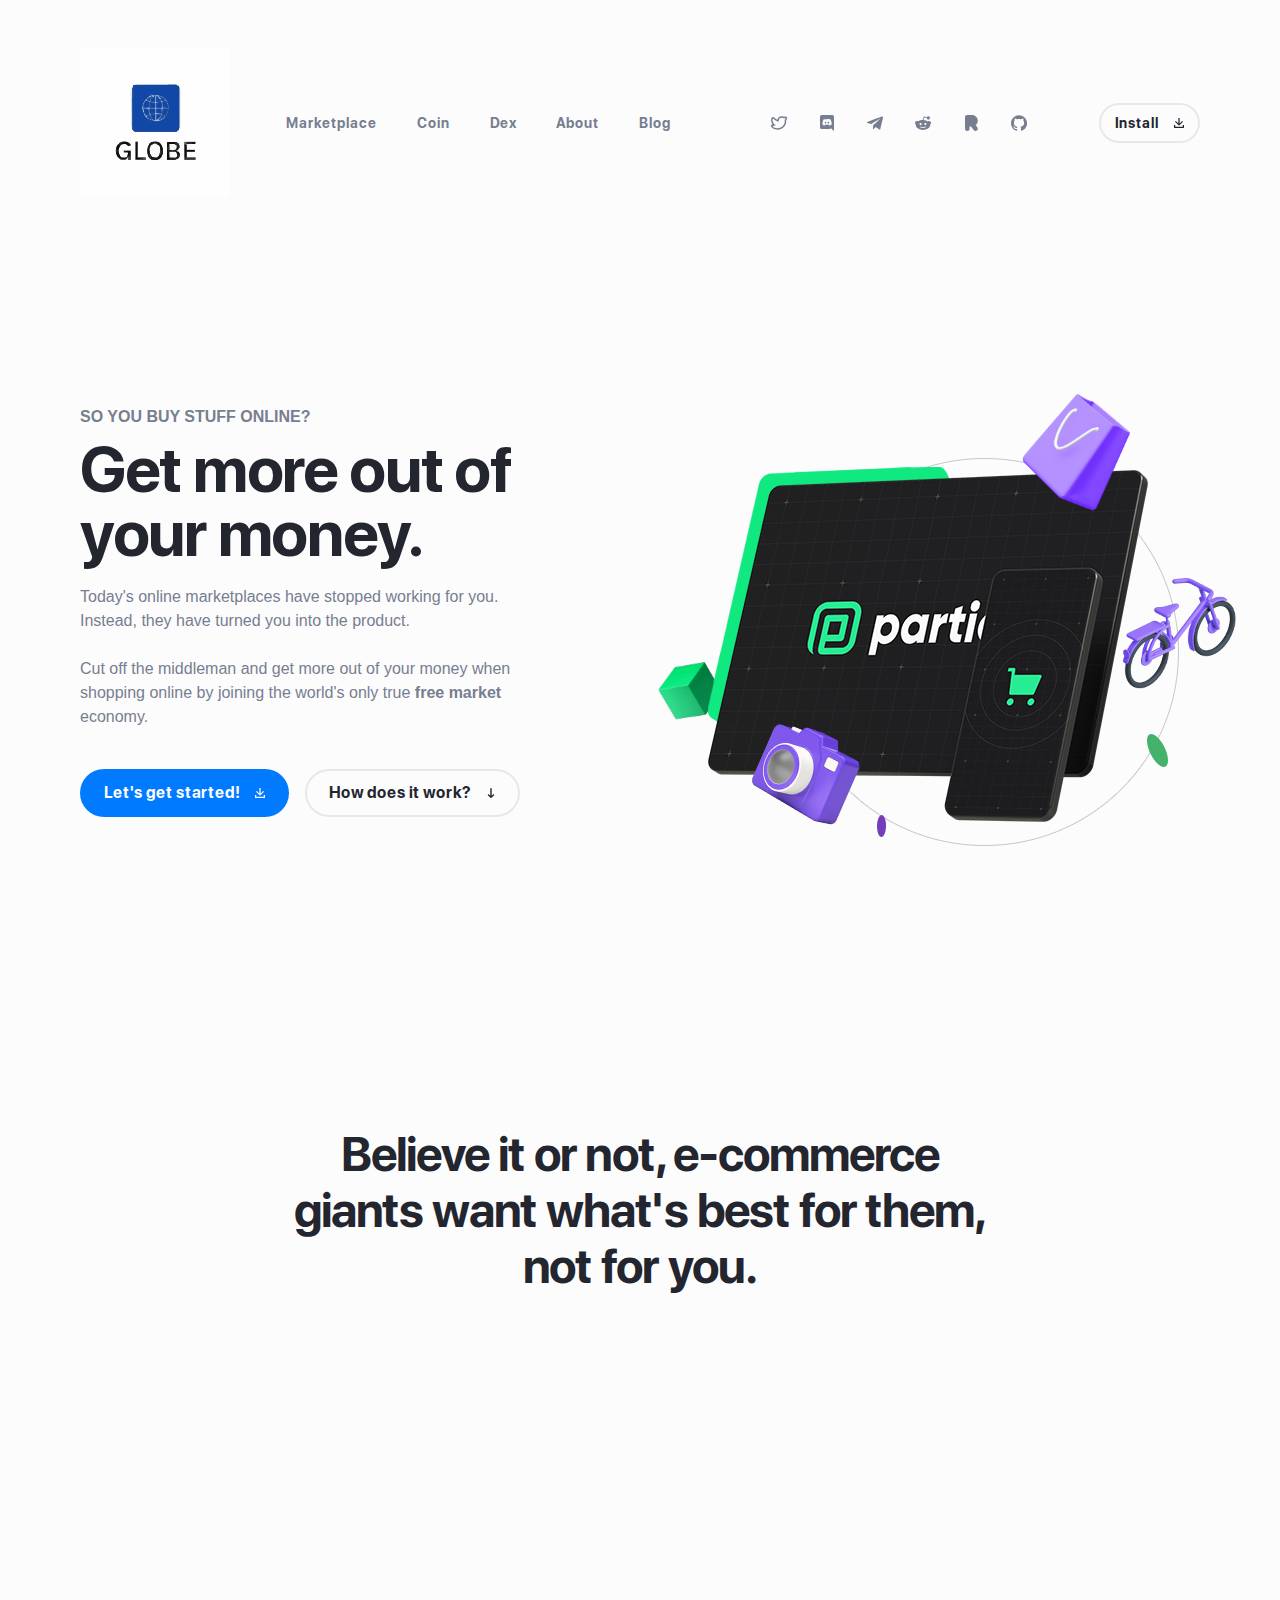
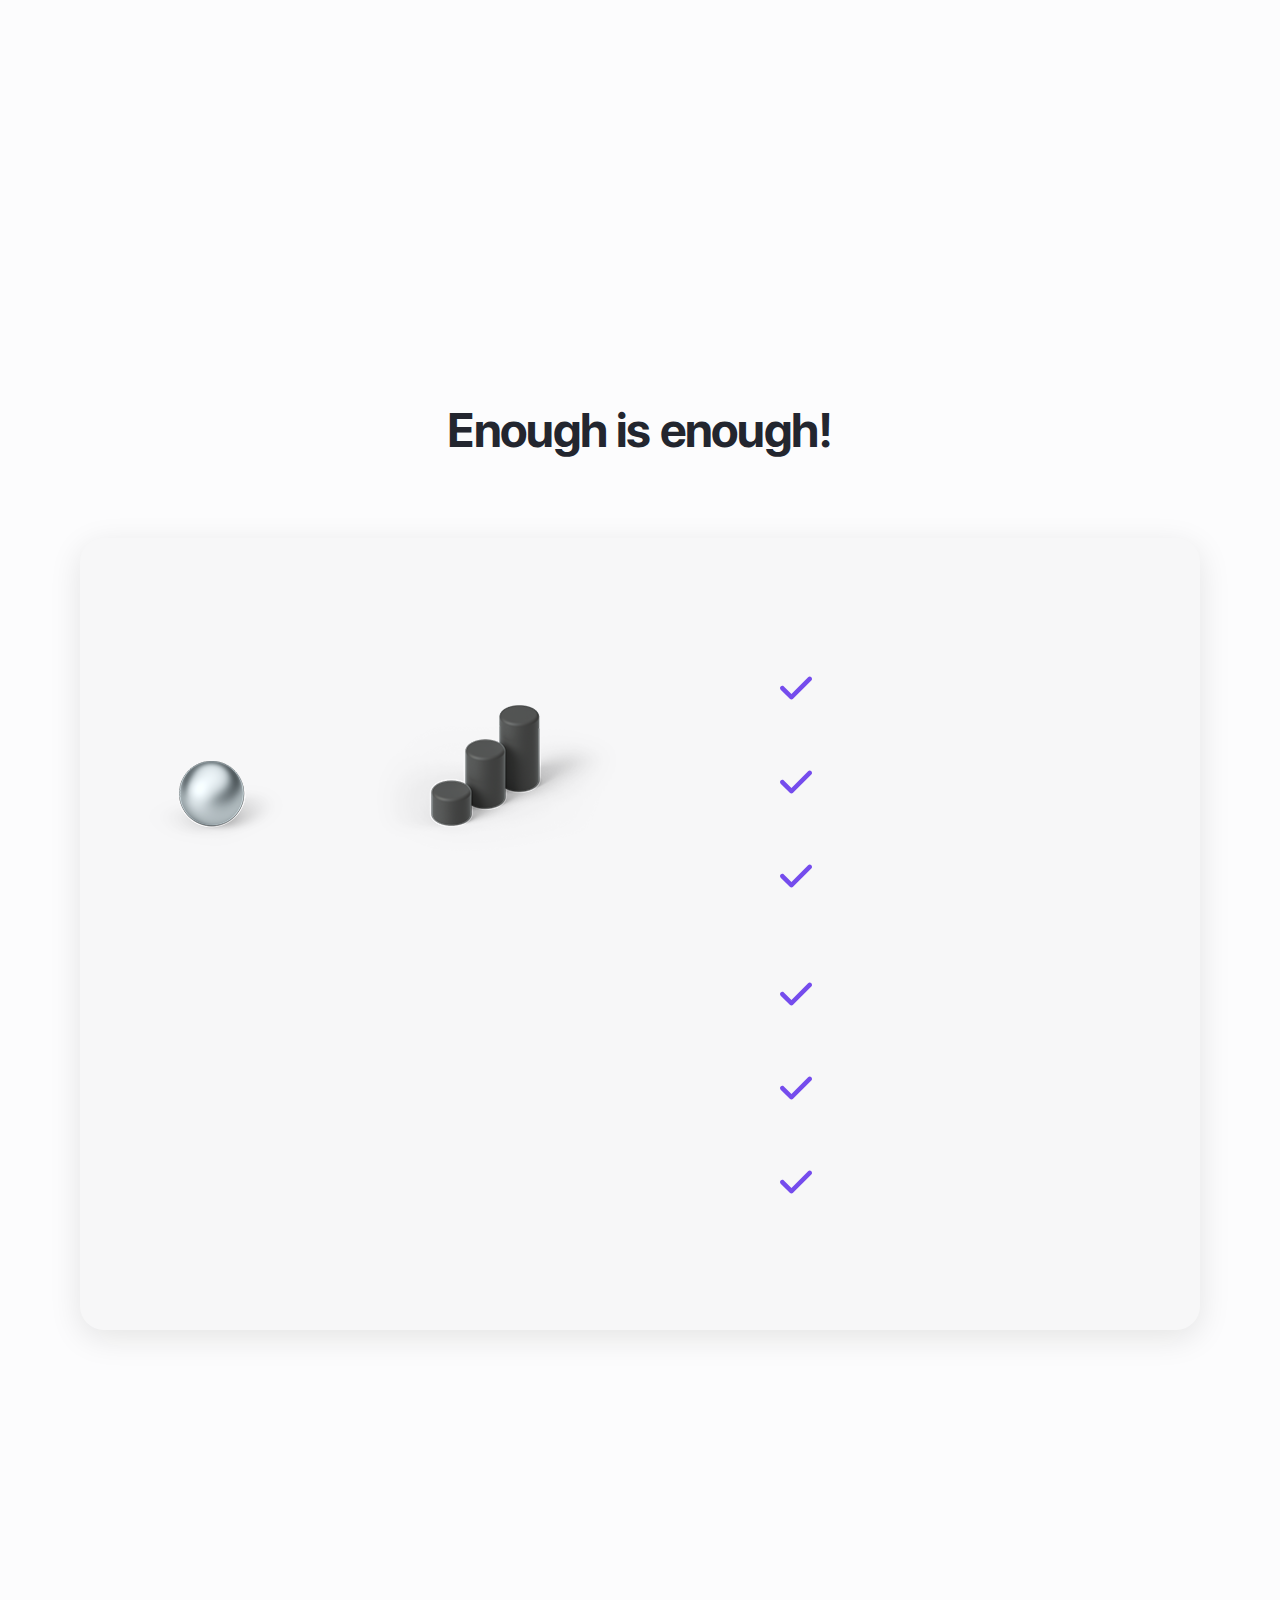
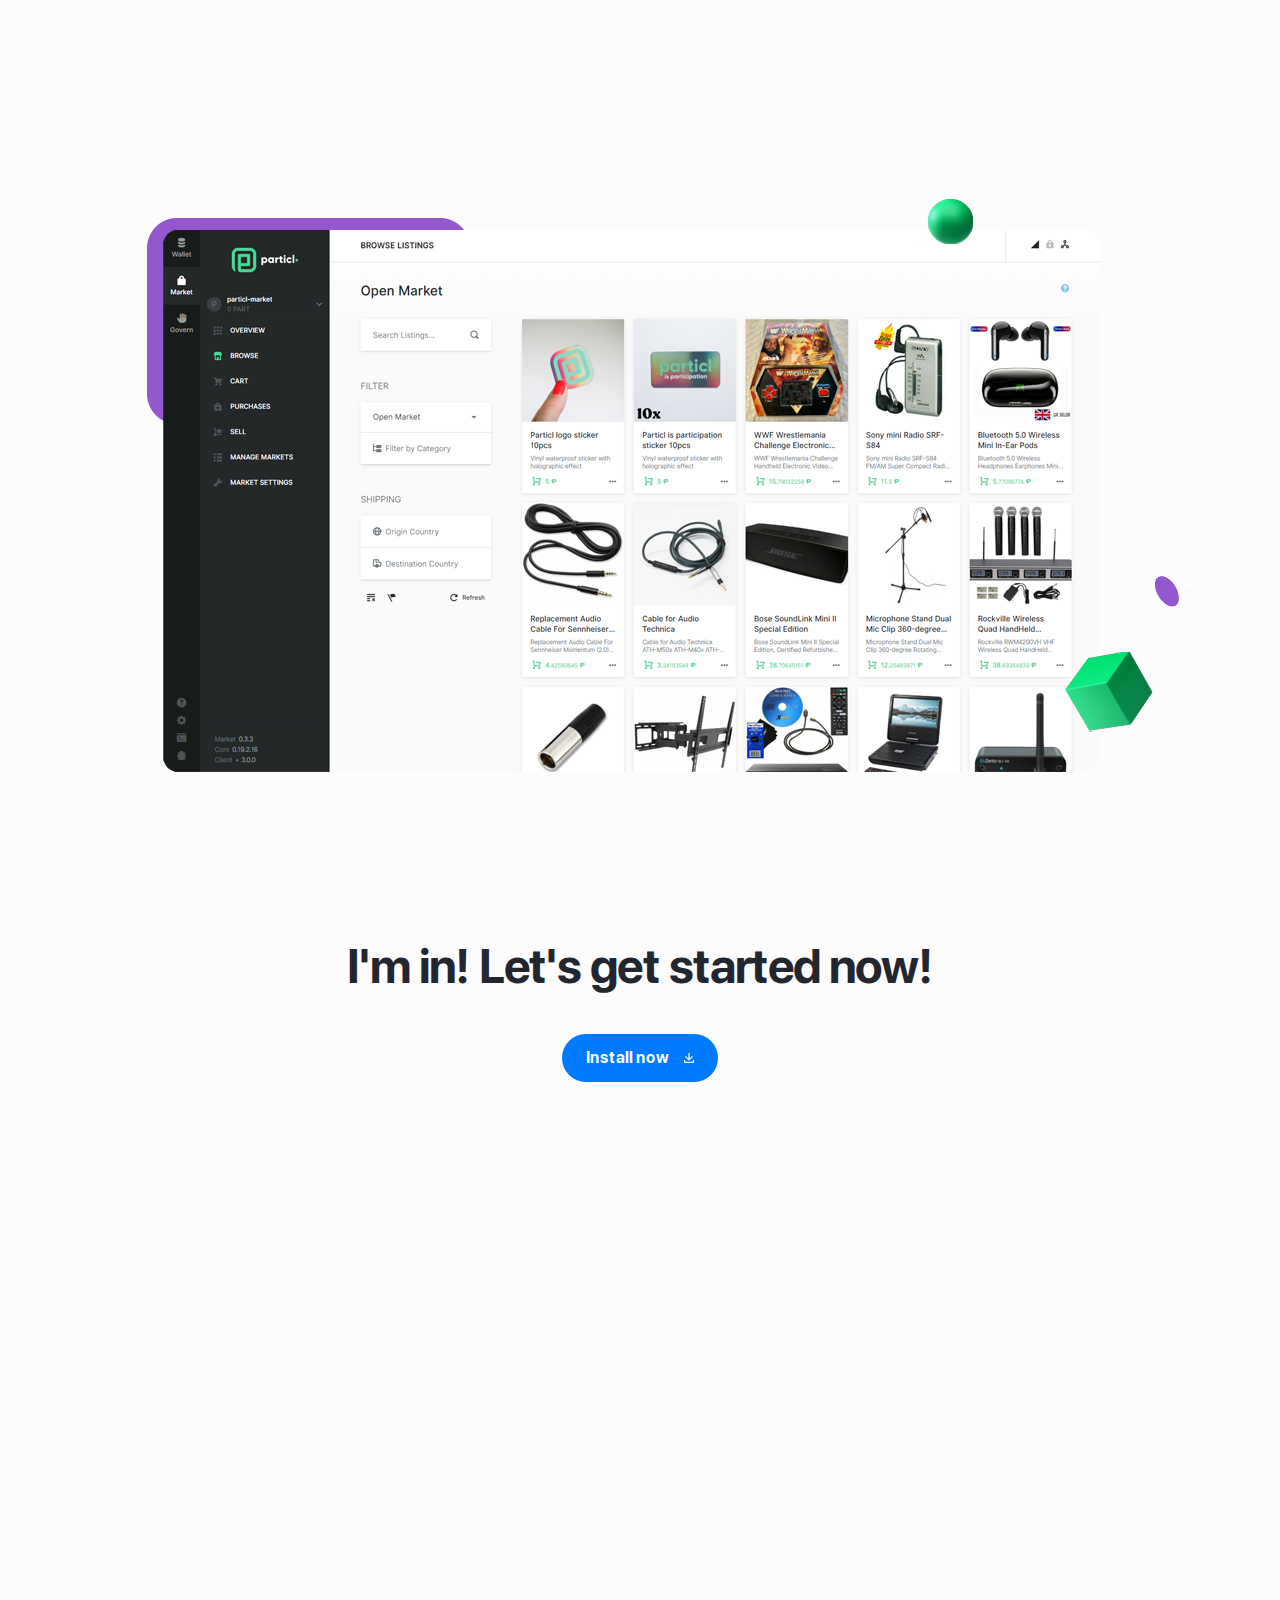
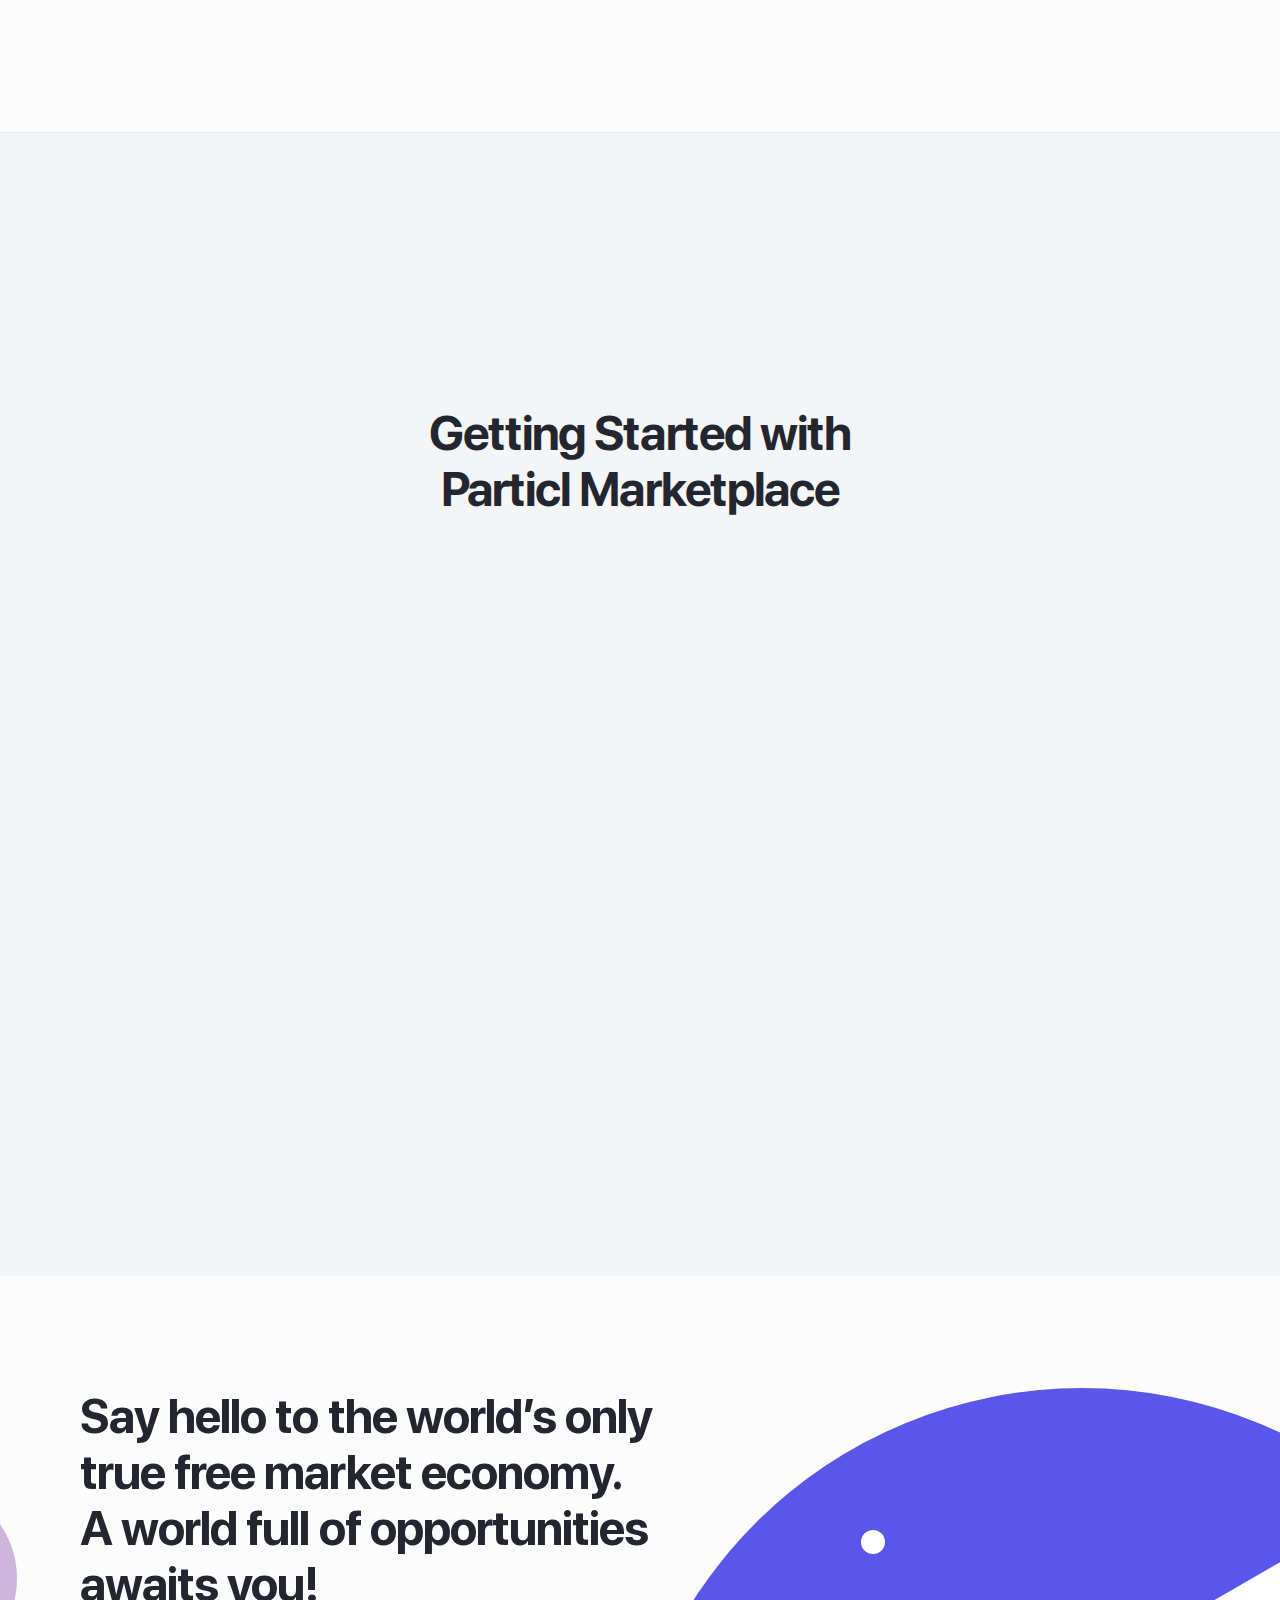
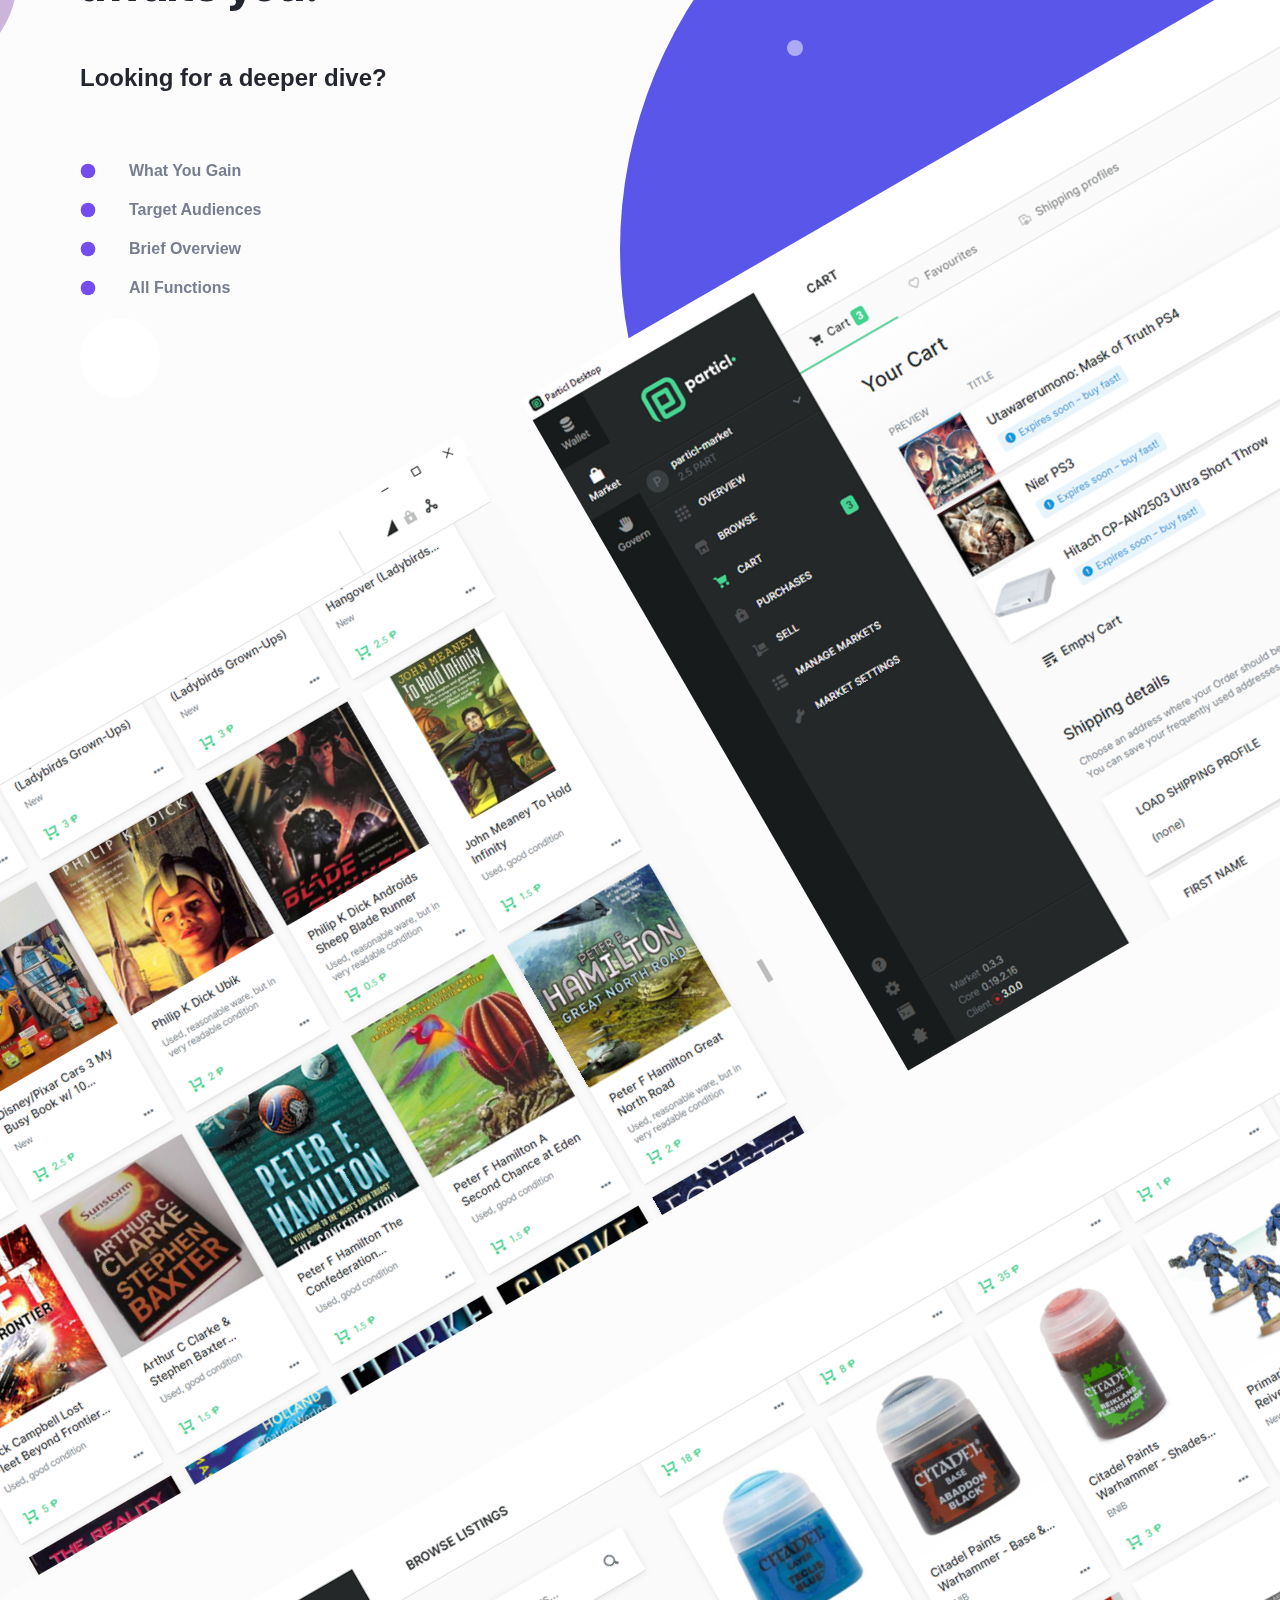
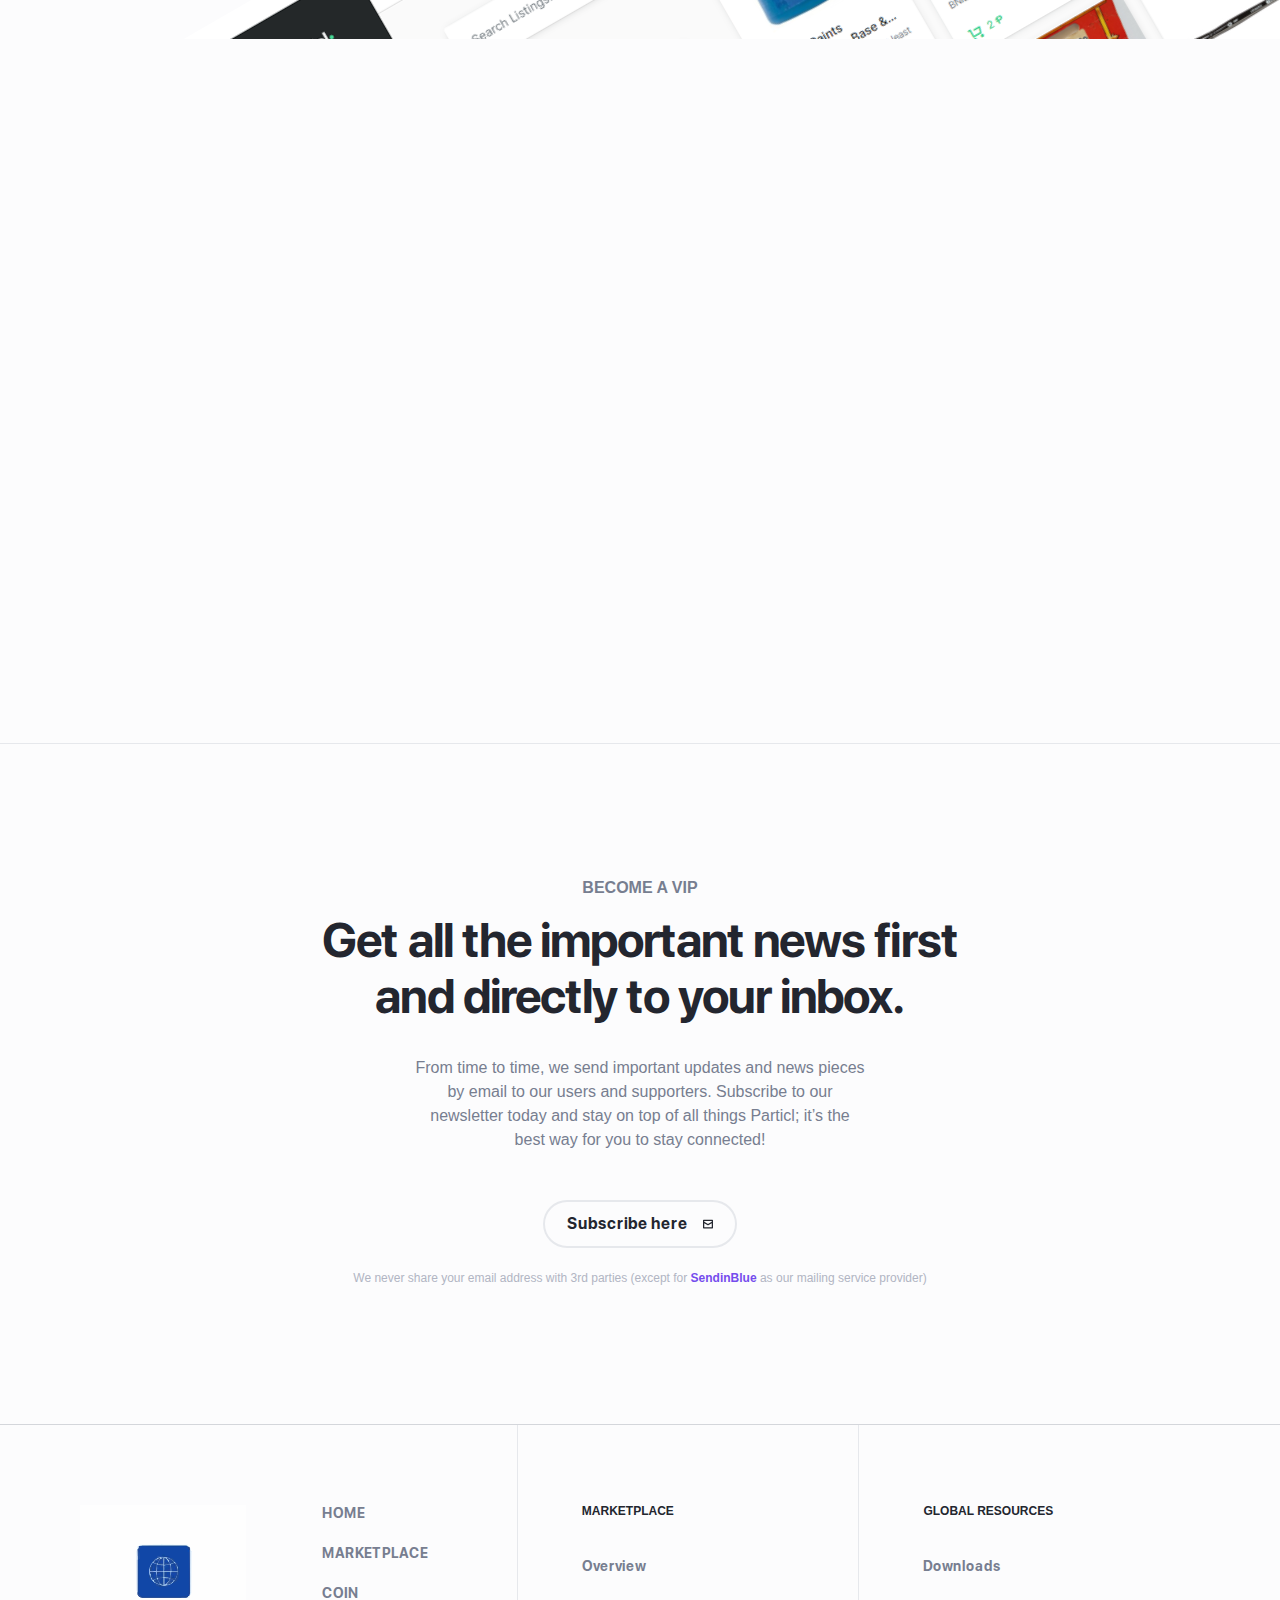
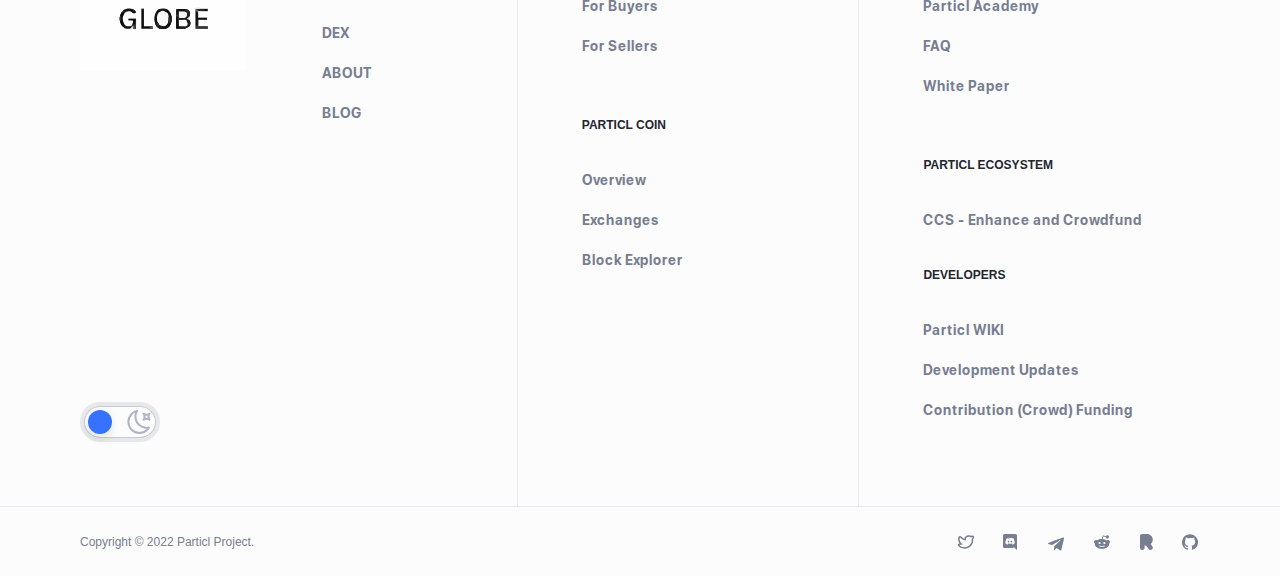
<file: buyer.html>
<!DOCTYPE html>
<html lang="en">
  <head>
    <meta charset="utf-8">
    <title>Particl.io - Marketplace - Buyer</title>
    <meta http-equiv="X-UA-Compatible" content="IE=Edge">
    <meta name="viewport" content="width=device-width, initial-scale=1, maximum-scale=1.0, user-scalable=no">
    <meta name="format-detection" content="telephone=no">
    <link rel="apple-touch-icon" sizes="180x180" href="img/apple-touch-icon.png">
    <link rel="icon" type="image/png" sizes="32x32" href="img/favicon-32x32.png">
    <link rel="icon" type="image/png" sizes="16x16" href="img/favicon-16x16.png">
    <link rel="manifest" href="img/site.webmanifest">
    <link rel="mask-icon" href="img/safari-pinned-tab.svg" color="#5bbad5">
    <meta name="msapplication-TileColor" content="#da532c">
    <meta name="theme-color" content="#ffffff">
    <meta name="description" content="Cut off the middleman and live free with apps that respect your rights, freedoms, and privacy. A world of opportunities awaits you!">
    <meta name="twitter:card" content="summary">
    <meta name="twitter:site" content="@particlproject">
    <meta name="twitter:title" content="Apps that respect your rights">
    <meta name="twitter:description" content="Particl.io - Apps that respect your rights">
    <meta name="twitter:creator" content="@particlproject">
    <meta name="twitter:image" content="">
    <meta property="og:title" content="Particl.io - Apps that respect your rights">
    <meta property="og:type" content="Article">
    <meta property="og:url" content="https://particl.io">
    <meta property="og:image" content="">
    <meta property="og:description" content="Cut off the middleman and live free with apps that respect your rights, freedoms, and privacy. A world of opportunities awaits you!">
    <meta property="og:site_name" content="Particl.io - Apps that respect your rights">
    <meta property="fb:admins" content="">
    <link rel="stylesheet" media="all" href="css/app.min.css">
    <script>
      var viewportmeta = document.querySelector('meta[name="viewport"]');
      if (viewportmeta) {
        if (screen.width < 375) {
          var newScale = screen.width / 375;
          viewportmeta.content = 'width=375, minimum-scale=' + newScale + ', maximum-scale=1.0, user-scalable=no, initial-scale=' + newScale + '';
        } else {
          viewportmeta.content = 'width=device-width, maximum-scale=1.0, initial-scale=1.0';
        }
      }
    </script>
  </head>
  <body>
    <script>
      console.log(localStorage.getItem('darkMode'));
      if (localStorage.getItem('darkMode') === "on") {
        document.body.classList.add("dark");
        document.addEventListener("DOMContentLoaded", function() {
          document.querySelector('.js-theme input').checked = true;
        });
      }
    </script>
    <!-- outer-->
    <div class="outer">
      <!-- header-->
      <header class="header js-header">
        <div class="header__center center"><a class="header__logo" href="https://particl.io"><img class="some-icon" src="img/logo-dark.svg" alt="Particl.io"><img class="some-icon-dark" src="img/logo-light.svg" alt="Particl.io"></a>
          <div class="header__wrap js-header-wrap">
            <nav class="header__nav"><a class="header__link" href="marketplace">Marketplace</a><a class="header__link" href="coin">Coin</a><a class="header__link" target="_blank" href="https://basicswapdex.com">Dex</a><a class="header__link" href="about">About</a><a class="header__link" href="https://particl.news" target="_blank">Blog</a></nav>
            <div class="header__group">
              <div class="header__contacts">
                <div class="header__element">
                  <div class="header__subtitle"></div>
                  <div class="header__text"></div>
                </div>
              </div>
              <div class="header__socials"><a class="header__social" href="https://twitter.com/particlproject" target="_blank" title="twitter">
                  <svg class="icon icon-twitter">
                    <use xlink:href="#icon-twitter"></use>
                  </svg></a><a class="header__social" href="https://discord.me/particl" target="_blank" title="Discord">
                  <svg class="icon icon-discord">
                    <use xlink:href="#icon-discord"></use>
                  </svg></a><a class="header__social" href="https://t.me/particltg" target="_blank" title="Telegram">
                  <svg class="icon icon-telegram">
                    <use xlink:href="#icon-telegram"></use>
                  </svg></a><a class="header__social" href="https://www.reddit.com/r/Particl/" target="_blank" title="Reddit">
                  <svg class="icon icon-reddit">
                    <use xlink:href="#icon-reddit"></use>
                  </svg></a><a class="header__social" href="https://riot.im/app/#/room/#particl:matrix.org" target="_blank" title="Riot/Element">
                  <svg class="icon icon-riot">
                    <use xlink:href="#icon-riot"></use>
                  </svg></a><a class="header__social" href="https://github.com/particl" target="_blank" title="Github">
                  <svg class="icon icon-github">
                    <use xlink:href="#icon-github"></use>
                  </svg></a></div><a class="button button-stroke button-small header__button" href="downloads">Install
                <svg class="icon icon-download">
                  <use xlink:href="#icon-download"></use>
                </svg></a>
            </div>
          </div><a class="button button-stroke button-small header__button" href="downloads">Install
            <svg class="icon icon-download">
              <use xlink:href="#icon-download"></use>
            </svg></a>
          <button class="header__burger js-header-burger"></button>
        </div>
      </header>
      <!-- container-->
      <div class="outer__content">
        <div class="hero-buyer">
          <div class="hero-buyer__center center">
            <div class="hero-buyer__wrap">
              <div class="stage">So you buy stuff online?</div>
              <h1 class="hero-buyer__title h1">Get more out of your money.</h1>
              <div class="hero-buyer__text">Today's online marketplaces have stopped working for you. Instead, they have turned you into the product. <br><br> Cut off the middleman and get more out of your money when shopping online by joining the world's only true <span class="bold">free market</span> economy.</div>
              <div class="hero-buyer__btns"><a class="button hero-buyer__button" href="downloads">Let's get started!
                  <svg class="icon icon-download">
                    <use xlink:href="#icon-download"></use>
                  </svg></a><a class="button-stroke hero-buyer__button js-scroll" href="#buyer-started">How does it work?
                  <svg class="icon icon-arrow-down">
                    <use xlink:href="#icon-arrow-down"></use>
                  </svg></a></div>
            </div>
            <div class="hero-buyer__gallery">
              <div class="hero-buyer__preview"><img class="some-icon" src="img/content/buyer/hero/buyer.png" alt="Buyer"><img class="some-icon-dark" src="img/content/buyer/hero/buyer-dark.png" alt="Buyer"></div>
              <div class="hero-buyer__preview" data-aos="animation-translate-up" data-aos-anchor=".hero-buyer__gallery"><img src="img/content/buyer/hero/bag.png" alt="Bag"></div>
              <div class="hero-buyer__preview" data-aos="animation-translate-up" data-aos-delay="400" data-aos-anchor=".hero-buyer__gallery"><img src="img/content/buyer/hero/cube.png" alt="Cube"></div>
            </div>
          </div>
        </div>
        <div class="section-believe believe">
          <div class="believe__center center">
            <div class="believe__head">
              <h2 class="believe__title h2">Believe it or not, e-commerce giants want what's best for them, not for you.</h2>
            </div>
            <div class="believe__list">
              <div class="believe__item" data-aos="animation-opacity">
                <div class="believe__icon"><svg xmlns="http://www.w3.org/2000/svg" height="40" width="40" viewBox="0 0 48 48">
<g stroke-linecap="square" stroke-width="4" fill="none" stroke="#212121" stroke-linejoin="miter" stroke-miterlimit="10">
<path d="M17,25a16.939,16.939,0,0,1-5-11C12,9.6,20,2,24,2S36,9.6,36,14a16.939,16.939,0,0,1-5,11"></path>
<rect x="12" y="30" width="24" height="16" stroke="#212121"></rect>
<path d="M13.648,20.282,8.222,23.629a6,6,0,0,0-2.734,3.93L3.742,36.292a6,6,0,0,0,2.283,5.977L7,43" data-cap="butt" stroke-linecap="butt"></path>
<path d="M34.352,20.282l5.426,3.347a6,6,0,0,1,2.734,3.93l1.746,8.733a6,6,0,0,1-2.283,5.977L41,43" data-cap="butt" stroke-linecap="butt"></path>
<path d="M24,23c3,0,7-5,7-9l-5.015-2.866a4,4,0,0,0-3.97,0L17,14C17,18,21,23,24,23Z"></path>
<circle cx="24" cy="38" r="3" stroke="#212121"></circle>
</g>
                </div></svg>
                <div class="believe__category">They put you at risk with no remorse</div>
                <div class="believe__content">They collect, use, store, and share your personal information to gain more money and power. At the same time, hackers and all sorts of crooks work tirelessly on stealing that data for nefarious purposes, exposing you to even more risks.</div>
              </div>
              <div class="believe__item" data-aos="animation-opacity">
                <div class="believe__icon"><svg xmlns="http://www.w3.org/2000/svg" height="40" width="40" viewBox="0 0 48 48">
<g stroke-linecap="square" stroke-width="4" fill="none" stroke="#212121" stroke-linejoin="miter" stroke-miterlimit="10">
<rect x="20" y="17" width="8" height="8"></rect>
<polyline data-cap="butt" points="2 21 24 3 46 21" stroke-linecap="butt" stroke="#212121"></polyline>
<polyline data-cap="butt" points="19 45 19 33 29 33 29 45" stroke-linecap="butt"></polyline>
<polyline points="7 24 7 45 41 45 41 24"></polyline>
<line data-cap="butt" x1="9" y1="15.273" x2="9" y2="7" stroke-linecap="butt" stroke="#212121"></line>
</g>
</svg>
                </div>
                <div class="believe__category">They've taken your private life away</div>
                <div class="believe__content">They creep into your life and spy on everything you do. What you do online should be no one else's business, but that's not the case anymore when you use or even just browse online marketplaces and other e-commerce platforms.</div>
              </div>
              <div class="believe__item" data-aos="animation-opacity">
                <div class="believe__icon"><svg xmlns="http://www.w3.org/2000/svg" height="40" width="40" viewBox="0 0 48 48">
<g stroke-linecap="square" stroke-width="4" fill="none" stroke="#212121" stroke-linejoin="miter" class="nc-icon-wrapper" stroke-miterlimit="10">
<path data-cap="butt" d="M34,12A10.029,10.029,0,0,0,24,2h0A10.029,10.029,0,0,0,14,12v9" stroke-linecap="butt"></path>
<rect x="6" y="21" width="36" height="25"></rect>
<circle cx="24" cy="31" r="4" stroke="#212121"></circle>
<line x1="24" y1="35" x2="24" y2="40" stroke="#212121"></line>
</g>
</svg>
                </div>
                <div class="believe__category">They can't protect you against scammers</div>
                <div class="believe__content">Scammers and con artists are always waiting for the right opportunity to scam you out of your money, data, and time.  And they've become so good at it that regular online marketplaces and payment processors simply can't keep up with their shenanigans anymore, leaving you completely vulnerable.</div>
              </div>
              <div class="believe__item" data-aos="animation-opacity">
                <div class="believe__icon"><svg xmlns="http://www.w3.org/2000/svg" height="40" width="40" viewBox="0 0 48 48">
<g stroke-linecap="square" stroke-width="4" fill="none" stroke="#212121" stroke-linejoin="miter" class="nc-icon-wrapper" stroke-miterlimit="10">
<polyline data-cap="butt" points="12 38 18 19 11 13 11 4 16 4 18 8 20 8 22 4 26 4 28 8 30 8 32 4 37 4 37 13 30 19 36 38" stroke-linecap="butt"></polyline>
<line data-cap="butt" x1="18" y1="19" x2="30" y2="19" stroke-linecap="butt"></line>
<rect x="7" y="38" width="34" height="6" stroke="#212121"></rect>
</g>
</svg>
                </div>
                <div class="believe__category">They have full control over you</div>
                <div class="believe__content">Other online marketplaces are businesses controlled by corporate interests hungry for revenue and market dominance. That's why they never hesitate to lock you out of valuable opportunities, impose arbitrary rules, or even engage in unfair business practices against you if it benefits them.</div>
              </div>
            </div>
          </div>
        </div>
        <div class="last"></div>
        <div class="buyer-enough">
          <div class="buyer-enough__center center">
            <div class="buyer-enough__head">
              <h2 class="believe__title h2">Enough is enough!</h2>
            </div>
            <div class="buyer-enough__container">
              <div class="buyer-enough__bg"></div>
              <div class="buyer-enough__row">
                <div class="buyer-enough__wrap">
                  <h2 class="buyer-enough__title h3" data-aos="animation-scale-top" data-aos-duration="600">Stand up to this abuse and start doing what's best for you; cut off the middleman!</h2>
                  <div class="buyer-enough__info"></div>
                </div>
                <div class="buyer-enough__gallery">
                  <div class="buyer-enough__preview"><img src="img/content/buyer/enough/figure.png" alt="Figure"></div>
                  <div class="buyer-enough__preview" data-aos="animation-translate-down" data-aos-duration="1000"><img src="img/content/buyer/enough/main-figure.png" alt="Main Figure"></div>
                </div>
                <div class="buyer-enough__list">
                  <div class="buyer-enough__item">
                    <div class="buyer-enough__icon">
                      <svg xmlns="http://www.w3.org/2000/svg" width="40" height="40" viewBox="0 0 20 20">
                        <path fill="#754CED" d="M14.049 2.635c.446-.446 1.17-.446 1.616 0 .412.412.444 1.06.095 1.509l-.095.108-9.143 9.143c-.412.412-1.06.444-1.509.095l-.108-.095L.335 8.822c-.446-.446-.446-1.17 0-1.616.412-.412 1.06-.444 1.509-.095l.108.095 3.763 3.762 8.335-8.334z"></path>
                      </svg>
                    </div>
                    <div class="buyer-enough__details">
                      <div class="buyer-enough__category" data-aos="animation-scale-top" data-aos-duration="600">Put an end to the reckless mining of your data.</div>
                    </div>
                  </div>
                  <div class="buyer-enough__item">
                    <div class="buyer-enough__icon">
                      <svg xmlns="http://www.w3.org/2000/svg" width="40" height="40" viewBox="0 0 20 20">
                        <path fill="#754CED" d="M14.049 2.635c.446-.446 1.17-.446 1.616 0 .412.412.444 1.06.095 1.509l-.095.108-9.143 9.143c-.412.412-1.06.444-1.509.095l-.108-.095L.335 8.822c-.446-.446-.446-1.17 0-1.616.412-.412 1.06-.444 1.509-.095l.108.095 3.763 3.762 8.335-8.334z"></path>
                      </svg>
                    </div>
                    <div class="buyer-enough__details">
                      <div class="buyer-enough__category" data-aos="animation-scale-top" data-aos-duration="600">Say no to the erosion of your private life.</div>
                    </div>
                  </div>
                  <div class="buyer-enough__item">
                    <div class="buyer-enough__icon">
                      <svg xmlns="http://www.w3.org/2000/svg" width="40" height="40" viewBox="0 0 20 20">
                        <path fill="#754CED" d="M14.049 2.635c.446-.446 1.17-.446 1.616 0 .412.412.444 1.06.095 1.509l-.095.108-9.143 9.143c-.412.412-1.06.444-1.509.095l-.108-.095L.335 8.822c-.446-.446-.446-1.17 0-1.616.412-.412 1.06-.444 1.509-.095l.108.095 3.763 3.762 8.335-8.334z"></path>
                      </svg>
                    </div>
                    <div class="buyer-enough__details">
                      <div class="buyer-enough__category" data-aos="animation-scale-top" data-aos-duration="600">Harden your protection against scammers, hackers, and other crooks.</div>
                    </div>
                  </div>
                  <div class="buyer-enough__item">
                    <div class="buyer-enough__icon">
                      <svg xmlns="http://www.w3.org/2000/svg" width="40" height="40" viewBox="0 0 20 20">
                        <path fill="#754CED" d="M14.049 2.635c.446-.446 1.17-.446 1.616 0 .412.412.444 1.06.095 1.509l-.095.108-9.143 9.143c-.412.412-1.06.444-1.509.095l-.108-.095L.335 8.822c-.446-.446-.446-1.17 0-1.616.412-.412 1.06-.444 1.509-.095l.108.095 3.763 3.762 8.335-8.334z"></path>
                      </svg>
                    </div>
                    <div class="buyer-enough__details">
                      <div class="buyer-enough__category" data-aos="animation-scale-top" data-aos-duration="600">Tear down artificial, arbitrary, and greedy restrictions.</div>
                    </div>
                  </div>
                  <div class="buyer-enough__item">
                    <div class="buyer-enough__icon">
                      <svg xmlns="http://www.w3.org/2000/svg" width="40" height="40" viewBox="0 0 20 20">
                        <path fill="#754CED" d="M14.049 2.635c.446-.446 1.17-.446 1.616 0 .412.412.444 1.06.095 1.509l-.095.108-9.143 9.143c-.412.412-1.06.444-1.509.095l-.108-.095L.335 8.822c-.446-.446-.446-1.17 0-1.616.412-.412 1.06-.444 1.509-.095l.108.095 3.763 3.762 8.335-8.334z"></path>
                      </svg>
                    </div>
                    <div class="buyer-enough__details"></div>
                    <div class="buyer-enough__details">
                      <div class="buyer-enough__category" data-aos="animation-scale-top" data-aos-duration="600">Gain access to previously unreachable opportunities.</div>
                    </div>
                  </div>
                  <div class="buyer-enough__item">
                    <div class="buyer-enough__icon">
                      <svg xmlns="http://www.w3.org/2000/svg" width="40" height="40" viewBox="0 0 20 20">
                        <path fill="#754CED" d="M14.049 2.635c.446-.446 1.17-.446 1.616 0 .412.412.444 1.06.095 1.509l-.095.108-9.143 9.143c-.412.412-1.06.444-1.509.095l-.108-.095L.335 8.822c-.446-.446-.446-1.17 0-1.616.412-.412 1.06-.444 1.509-.095l.108.095 3.763 3.762 8.335-8.334z"></path>
                      </svg>
                    </div>
                    <div class="buyer-enough__details">
                      <div class="buyer-enough__category" data-aos="animation-scale-top" data-aos-duration="600">Fight back against censorship, prejudice, and bias.</div>
                    </div>
                  </div>
                </div>
              </div>
            </div>
          </div>
        </div>
        <div class="buyer-started" id="buyer-started">
          <div class="buyer-started__ center" id="buyer-startedcenter">
            <h2 class="buyer-started__title h2" data-aos="animation-scale-top" data-aos-duration="600">Safely buy anything on a decentralized and private marketplace that has no restrictions.</h2>
            <div class="buyer-started__preview"><img src="img/content/buyer/started/desktop-screenshot-buyer.png" alt="Desktop Screenshot Buyer"></div>
            <div class="buyer-started__wrap"></div>
          </div>
        </div>
        <div class="section-more more">
          <div class="more__center center">
            <div class="more__head">
              <h2 class="more__title h2">I'm in! Let's get started now!</h2>
              <div class="more__btns"><a class="button more__button" href="downloads">Install now
                  <svg class="icon icon-download">
                    <use xlink:href="#icon-download"></use>
                  </svg></a></div>
            </div>
            <div class="more__list">
              <div class="more__item" data-aos="animation-opacity">
                <div class="more__icon"><svg xmlns="http://www.w3.org/2000/svg" height="40" width="40" viewBox="0 0 48 48">
<g stroke-linecap="square" stroke-width="4" fill="none" stroke="#212121" stroke-linejoin="miter" stroke-miterlimit="10">
<polyline points="22,30 2,30 2,2 42,2 42,15 "></polyline>
<ellipse cx="37" cy="24" rx="9" ry="4" stroke="#212121"></ellipse>
<path data-cap="butt" d="M28,24v6c0,2.209,4.029,4,9,4 s9-1.791,9-4v-6" stroke-linecap="butt" stroke="#212121"></path>
<path data-cap="butt" d="M28,30v6c0,2.209,4.029,4,9,4 s9-1.791,9-4v-6" stroke-linecap="butt" stroke="#212121"></path>
<path data-cap="butt" d="M28,36v6c0,2.209,4.029,4,9,4 s9-1.791,9-4v-6" stroke-linecap="butt" stroke="#212121"></path>
<circle cx="22" cy="16" r="4"></circle>
</g>
</svg>
                </div>
                <div class="more__category">No more predatory fees</div>
                <div class="more__content">Particl's Marketplace does not charge you any fee for buying goods and services other than a regular cryptocurrency transaction fee of a few cents, leaving you with more money for the things that matter in your life.</div>
              </div>
              <div class="more__item" data-aos="animation-opacity">
                <div class="more__icon"><svg xmlns="http://www.w3.org/2000/svg" height="40" width="40" viewBox="0 0 48 48">
<g stroke-linecap="square" stroke-width="4" fill="none" stroke="#212121" stroke-linejoin="miter" stroke-miterlimit="10">
<path data-cap="butt" d="M11.39,5.971a10.382,10.382,0,0,1,2.453,3.634A4.739,4.739,0,0,1,15.417,11.5a5.221,5.221,0,0,1,.021,2.506S16.5,17.125,16,18s-2.625,1.438-2.625,1.438a4.1,4.1,0,0,1-2.688,1.938A2.517,2.517,0,0,0,8.312,24c0,1.688,1.688,4.438,1.688,4.438s1.75.856,2,1.481A9.523,9.523,0,0,1,12.335,32s1.665,2.938.727,4.625c-.3.538-1.688.938-1.688.938l-1.947,2.92" stroke-linecap="butt" stroke="#212121"></path>
<path data-cap="butt" d="M41.362,10.487a35.691,35.691,0,0,1-5.836,1.867s-2.713,3.02-4.5,2.77-3.594-2.25-3.594-2.25S27.562,9.188,27,9s-2.062.812-3,.062S23.6,6.2,23.6,6.2s-2.041-.636-2.291-1.324.743-2.219.932-2.806" stroke-linecap="butt" stroke="#212121"></path>
<path d="M40.125,25.438c.5,1.188-.939,4.22-2.125,4.812a8.054,8.054,0,0,0-3.08,2.456c-.438.688-1.013,3.524-2.45,4.087s-4.845,3.77-6.657,3.27S24,35.25,25.25,33.312c.746-1.157-.125-3.688-.188-4.562s-2.687-2.5-2.688-3.375c0-1.375,3-5,3-5a10.673,10.673,0,0,1,3.208-.625,11.346,11.346,0,0,1,2.167,1.062,15.05,15.05,0,0,1,3.875.812l1.438,1.312S39.625,24.25,40.125,25.438Z" stroke="#212121"></path>
<circle cx="24" cy="24" r="22"></circle>
</g>
</svg>
                </div>
                <div class="more__category">Works everywhere</div>
                <div class="more__content">Similarly to the Bitcoin protocol, the Particl marketplace is operating worldwide and without any interruption. You can shop from anywhere around the globe without any geographical restrictions.</div>
              </div>
              <div class="more__item" data-aos="animation-opacity">
                <div class="more__icon"><svg xmlns="http://www.w3.org/2000/svg" height="40" width="40" viewBox="0 0 48 48">
<g stroke-linecap="square" stroke-width="4" fill="none" stroke="#212121" stroke-linejoin="miter" class="nc-icon-wrapper" stroke-miterlimit="10">
<rect x="4" y="4" width="40" height="40" rx="4"></rect>
<polyline points="12 26 18 32 36 14" stroke="#212121"></polyline>
</g>
</svg>
                </div>
                <div class="more__category">And more...</div>
                <div class="more__content"></div>
                <ul class="more__checkpoints">
                  <li>Always get the product quality you expect.</li>
                  <li>Fraud and scam attempts on you will fail.</li>
                  <li>Always available, no downtime.</li>
                  <li>Support other people like you, not corporations.</li>
                  <li>Take a stand against monopolies.</li>
                </ul>
              </div>
            </div>
          </div>
        </div>
        <div class="last"></div>
        <div class="section-bg section-border-top steps">
          <div class="section steps" id="steps">
            <div class="steps__center center">
              <div class="steps__head">
                <h2 class="steps__title h2">Getting Started with Particl Marketplace</h2>
              </div>
              <div class="steps__list">
                <div class="steps__item" data-aos="animation-opacity">
                  <div class="steps__preview" style="background-color: #754CED;"><svg xmlns="http://www.w3.org/2000/svg" height="32" width="32" viewBox="0 0 32 32">
<g stroke-linecap="square" stroke-width="2" fill="none" stroke="#fff" stroke-linejoin="miter" stroke-miterlimit="10">
<line x1="1" y1="22" x2="9" y2="22" stroke="#fff"></line>
<rect x="1" y="3" width="8" height="26"></rect>
<line x1="5" y1="8" x2="5" y2="12" stroke="#fff"></line>
<line x1="9" y1="22" x2="17" y2="22" stroke="#fff"></line>
<rect x="9" y="3" width="8" height="26"></rect>
<line x1="13" y1="8" x2="13" y2="12" stroke="#fff"></line>
<line x1="21.023" y1="22.082" x2="28.929" y2="20.858" stroke="#fff"></line>
<rect x="20.057" y="2.541" transform="matrix(0.9882 -0.1531 0.1531 0.9882 -2.0951 3.8651)" width="8" height="26"></rect>
<line x1="22.833" y1="7.635" x2="23.445" y2="11.588" stroke="#fff"></line>
</g>
                  </div></svg>
                  <div class="steps__number">Step 1</div>
                  <div class="steps__subtitle">Get familiar</div>
                  <div class="steps__content">Particl Marketplace is different than what you usually use. Make your first few steps by getting more familiar with it and learning the basics.</div><a class="button button button-small" href="https://academy.particl.io" target="_blank">Particl Academy
                    <svg class="icon icon-arrow-down">
                      <use xlink:href="#icon-arrow-down"></use>
                    </svg></a>
                </div>
                <div class="steps__item" data-aos="animation-opacity">
                  <div class="steps__preview" style="background-color: #754CED;"><svg xmlns="http://www.w3.org/2000/svg" height="32" width="32" viewBox="0 0 32 32">
<g stroke-linecap="square" stroke-width="2" fill="none" stroke="#fff" stroke-linejoin="miter" class="nc-icon-wrapper" stroke-miterlimit="10">
<line data-cap="butt" x1="25" y1="16" x2="25" y2="29" stroke-linecap="butt" stroke="#fff"></line>
<polyline points=" 30,24 25,29 20,24 " stroke="#fff"></polyline>
<path d="M17,27H5 c-2.209,0-4-1.791-4-4v0h15"></path>
<path d="M4,19V5 c0-1.105,0.895-2,2-2h20c1.105,0,2,0.895,2,2v8"></path>
<line x1="15" y1="7" x2="17" y2="7"></line>
</g>
</svg>
                  </div>
                  <div class="steps__number">Step 2</div>
                  <div class="steps__subtitle">Get Particl Desktop</div>
                  <div class="steps__content">Particl Marketplace is available on all major operating systems and devices.</div><a class="button button-stroke button-small" href="downloads">Download now
                    <svg class="icon icon-arrow-down">
                      <use xlink:href="#icon-arrow-down"></use>
                    </svg></a>
                </div>
                <div class="steps__item" data-aos="animation-opacity">
                  <div class="steps__preview" style="background-color: #754CED;"><svg xmlns="http://www.w3.org/2000/svg" height="32" width="32" viewBox="0 0 48 48">
<g stroke-linecap="square" stroke-width="4" fill="none" stroke="#fff" stroke-linejoin="miter" stroke-miterlimit="10">
<ellipse cx="15" cy="7" rx="11" ry="5"></ellipse>
<path data-cap="butt" d="M26,7v7c0,2.761-4.925,5-11,5 S4,16.761,4,14V7" stroke-linecap="butt"></path>
<path data-cap="butt" d="M22,24.857 C20.098,25.571,17.659,26,15,26c-6.075,0-11-2.239-11-5v-7" stroke-linecap="butt"></path>
<path data-cap="butt" d="M21.999,31.857 C20.098,32.571,17.659,33,15,33c-6.075,0-11-2.239-11-5v-7" stroke-linecap="butt"></path>
<path data-cap="butt" d="M22,38.857 C20.098,39.571,17.659,40,15,40c-6.075,0-11-2.239-11-5v-7" stroke-linecap="butt"></path>
<ellipse cx="33" cy="20" rx="11" ry="5" stroke="#fff"></ellipse>
<path data-cap="butt" d="M44,20v7c0,2.761-4.925,5-11,5 s-11-2.239-11-5v-7" stroke-linecap="butt" stroke="#fff"></path>
<path data-cap="butt" d="M44,27v7c0,2.761-4.925,5-11,5 s-11-2.239-11-5v-7" stroke-linecap="butt" stroke="#fff"></path>
<path data-cap="butt" d="M44,34v7c0,2.761-4.925,5-11,5 s-11-2.239-11-5v-7" stroke-linecap="butt" stroke="#fff"></path>
</g>
                  </div></svg>
                  <div class="steps__number">Step 3</div>
                  <div class="steps__subtitle">Get PART coins</div>
                  <div class="steps__content">You can get Particl by accepting it as a payment for goods and services. There are also several ways you can buy Particl on cryptocurrency exchanges.</div><a class="button button-stroke button-small" href="coin#exchanges">Particl Exchanges
                    <svg class="icon icon-arrow-down">
                      <use xlink:href="#icon-arrow-down"></use>
                    </svg></a>
                </div>
                <div class="steps__item" data-aos="animation-opacity">
                  <div class="steps__preview" style="background-color: #754CED;;"><svg xmlns="http://www.w3.org/2000/svg" height="32" width="32" viewBox="0 0 48 48">
<g stroke-linecap="square" stroke-width="4" fill="none" stroke="#fff" stroke-linejoin="miter" stroke-miterlimit="10">
<polyline data-cap="butt" points="20 44 20 32 28 32 28 44" stroke-linecap="butt"></polyline>
<polyline points="8 27 8 44 40 44 40 27"></polyline>
<path d="M46,16a6.148,6.148,0,0,1-6.286,6,6.361,6.361,0,0,1-5.238-2.686,6.45,6.45,0,0,1-10.476,0,6.45,6.45,0,0,1-10.476,0A6.361,6.361,0,0,1,8.286,22,6.148,6.148,0,0,1,2,16L10,4H38Z" stroke="#fff"></path>
</g>
</svg>)
                  </div>
                  <div class="steps__number">Step 4</div>
                  <div class="steps__subtitle">Start Buying</div>
                  <div class="steps__content">List items for sale, create new marketplaces, trade directly with people all around the world, and grow your business by joining a true free market economy.</div>
                </div>
              </div>
            </div>
          </div>
        </div>
        <div class="section say-hello" id="say-hello">
          <div class="say-hello__center center">
            <div class="say-hello__wrap">
              <div class="say-hello__top" data-aos="animation-scale-y">
                <h2 class="say-hello__title title h2">Say hello to the world’s only true free market economy. <br>A world full of opportunities awaits you!</h2>
                <h2 class="say-hello__title title">Looking for a deeper dive?</h2>
              </div>
              <div class="say-hello__info info" data-aos="animation-scale-y" data-aos-delay="150"></div>
              <div class="say-hello__list2">
                <div class="say-hello__item2" data-aos="animation-scale-y">
                  <div class="say-hello__icon2"><svg xmlns="http://www.w3.org/2000/svg" height="16" width="16" viewBox="0 0 24 24">
<g fill="#212121" class="nc-icon-wrapper">
<path d="M12,1A11,11,0,1,0,23,12,11.012,11.012,0,0,0,12,1Z" fill="#754CED "></path>
</g>
</svg>
                  </div><a class="say-hello__text2" href="https://academy.particl.io/en/latest/intro/intro_general_particlmarketplace.html" target="_blank" title="What You Gain">What You Gain</a>
                </div>
                <div class="say-hello__item2" data-aos="animation-scale-y">
                  <div class="say-hello__icon2"><svg xmlns="http://www.w3.org/2000/svg" height="16" width="16" viewBox="0 0 24 24">
<g fill="#212121" class="nc-icon-wrapper">
<path d="M12,1A11,11,0,1,0,23,12,11.012,11.012,0,0,0,12,1Z" fill="#754CED "></path>
</g>
</svg>
                  </div><a class="say-hello__text2" href="https://academy.particl.io/en/latest/intro/intro_general_target_audiences.html" target="_blank" title="Target Audiences">Target Audiences</a>
                </div>
                <div class="say-hello__item2" data-aos="animation-scale-y">
                  <div class="say-hello__icon2"><svg xmlns="http://www.w3.org/2000/svg" height="16" width="16" viewBox="0 0 24 24">
<g fill="#212121" class="nc-icon-wrapper">
<path d="M12,1A11,11,0,1,0,23,12,11.012,11.012,0,0,0,12,1Z" fill="#754CED "></path>
</g>
</svg>
                  </div><a class="say-hello__text2" href="https://academy.particl.io/en/latest/intro/intro_marketplace_brief_overview.html" target="_blank" title="Brief Overview">Brief Overview</a>
                </div>
                <div class="say-hello__item2" data-aos="animation-scale-y">
                  <div class="say-hello__icon2"><svg xmlns="http://www.w3.org/2000/svg" height="16" width="16" viewBox="0 0 24 24">
<g fill="#212121" class="nc-icon-wrapper">
<path d="M12,1A11,11,0,1,0,23,12,11.012,11.012,0,0,0,12,1Z" fill="#754CED "></path>
</g>
</svg>
                  </div><a class="say-hello__text2" href="https://academy.particl.io/en/latest/intro/intro_general_functions.html" target="_blank" title="All Functions">All Functions</a>
                </div>
              </div>
            </div>
            <div class="say-hello__bg"><img class="say-hello__pic" src="img/content/buyer/hello/circle.svg" alt=""></div>
            <div class="say-hello__circles">
              <div class="say-hello__circle"></div>
              <div class="say-hello__circle"></div>
            </div>
            <div class="say-hello__list">
              <div class="say-hello__preview"><img class="say-hello__pic js-parallax" data-scale="1.3" data-orientation="right" src="img/content/buyer/hello/group-1.png" alt=""></div>
              <div class="say-hello__preview"><img class="say-hello__pic js-parallax" data-scale="1.3" data-orientation="left" src="img/content/buyer/hello/group-2.png" alt=""></div>
            </div>
          </div>
        </div>
        <div class="section-academy academy">
          <div class="academy__center center">
            <div class="academy__head">
              <h2 class="academy__title h2"></h2>
            </div>
            <div class="academy__list">
              <div class="academy__item" data-aos="animation-opacity">
                <div class="academy__icon"><svg xmlns="http://www.w3.org/2000/svg" height="40" width="40" viewBox="0 0 48 48">
<g stroke-linecap="square" stroke-width="4" fill="none" stroke="#212121" stroke-linejoin="miter" stroke-miterlimit="10">
<line data-cap="butt" x1="38" y1="25" x2="38" y2="43" stroke-linecap="butt" stroke="#212121"></line>
<polyline points=" 44,37 38,43 32,37 " stroke="#212121"></polyline>
<path d="M25,31H2v0 c0,3.314,2.686,6,6,6h17"></path>
<path d="M6,26V10 c0-2.209,1.791-4,4-4h28c2.209,0,4,1.791,4,4v10"></path>
<line x1="23" y1="12" x2="25" y2="12"></line>
</g>
                </div></svg>
                <div class="academy__category">Installation & Usage</div>
                <div class="academy__content"></div>
                <ul class="academy__checkpoints">
                  <li><a href="https://academy.particl.io/en/latest/guides/guide_general_getstarted.html" target="_blank" title="Quicktart Guide">Quicktart Guide</a></li>
                  <li><a href="https://academy.particl.io/en/latest/guides/guide_mp_setup_installation.html" target="_blank" title="Installation Guides">Installation Guides</a></li>
                </ul>
              </div>
              <div class="academy__item" data-aos="animation-opacity">
                <div class="academy__icon"><svg xmlns="http://www.w3.org/2000/svg" height="40" width="40" viewBox="0 0 48 48">
<g stroke-linecap="square" stroke-width="4" fill="none" stroke="#212121" stroke-linejoin="miter" stroke-miterlimit="10">
<line data-cap="butt" x1="2" y1="32" x2="14" y2="32" stroke-linecap="butt" stroke="#212121"></line>
<line data-cap="butt" x1="14" y1="32" x2="26" y2="32" stroke-linecap="butt" stroke="#212121"></line>
<line data-cap="butt" x1="31.509" y1="32.107" x2="43.402" y2="30.509" stroke-linecap="butt" stroke="#212121"></line>
<rect x="2" y="4" width="12" height="40"></rect>
<line x1="8" y1="10" x2="8" y2="20" stroke="#212121"></line>
<rect x="14" y="4" width="12" height="40"></rect>
<line x1="20" y1="10" x2="20" y2="20" stroke="#212121"></line>
<rect x="30.391" y="3.379" transform="matrix(0.9911 -0.1331 0.1331 0.9911 -2.7886 5.0529)" width="12" height="40"></rect>
<line x1="34.527" y1="9.504" x2="35.858" y2="19.415" stroke="#212121"></line>
</g>
                </div></svg>
                <div class="academy__category">Guides</div>
                <div class="academy__content"></div>
                <ul class="academy__checkpoints">
                  <li><a href="https://academy.particl.io/en/latest/guides/guide_mp_general_managing_funds.html" target="_blank" title="Funds, Coins, and Balances">Funds, Coins, and Balances</a></li>
                  <li><a href="https://academy.particl.io/en/latest/guides/guide_general_obtaining_part.html" target="_blank" title="Obtain Part">Obtain Part</a></li>
                  <li><a href="https://academy.particl.io/en/latest/guides/guide_mp_customer_understanding_buyflow.html" target="_blank" title="Buy Process">Buy Process</a></li>
                  <li><a href="https://academy.particl.io/en/latest/guides/guide_mp_vendor_understanding_sellflow.html" target="_blank" title="Sell Process">Sell Process</a></li>
                  <li><a href="https://academy.particl.io/en/latest/guides/guide_mp_general_market_management.html" target="_blank" title="Markets &amp; Storefronts">Markets & Storefronts</a></li>
                  <li><a href="https://academy.particl.io/en/latest/guides/guide_mp_general_enable_staking.html" target="_blank" title="Staking and Voting">Staking and Voting</a></li>
                  <li><a href="https://academy.particl.io/en/latest/guides/guide_mp_user_best_practices_overview.html" target="_blank" title="Buyers Best Practices">Buyers Best Practices</a></li>
                  <li><a href="https://academy.particl.io/en/latest/guides/guide_mp_vendor_best_practices_overview.html" target="_blank" title="Seller Best Practices">Seller Best Practices</a></li>
                </ul>
              </div>
              <div class="academy__item" data-aos="animation-opacity">
                <div class="academy__icon"><svg xmlns="http://www.w3.org/2000/svg" height="40" width="40" viewBox="0 0 48 48">
<g stroke-linecap="square" stroke-width="4" fill="none" stroke="#212121" stroke-linejoin="miter" stroke-miterlimit="10">
<polygon points=" 46,2 22,2 22,23 31,16 46,16 " stroke="#212121"></polygon>
<path d="M20,43.672 c0-1.208-0.529-2.357-1.476-3.108C17.078,39.416,14.57,38,11,38s-6.078,1.416-7.524,2.564C2.529,41.315,2,42.464,2,43.672V46h18 V43.672z"></path>
<circle cx="11" cy="28" r="5"></circle>
<path d="M46,43.672 c0-1.208-0.529-2.357-1.476-3.108C43.078,39.416,40.57,38,37,38s-6.078,1.416-7.524,2.564C28.529,41.315,28,42.464,28,43.672V46h18 V43.672z"></path>
<circle cx="37" cy="28" r="5"></circle>
</g>
                </div></svg>
                <div class="academy__category">Explained</div>
                <div class="academy__content"></div>
                <ul class="academy__checkpoints">
                  <li><a href="https://academy.particl.io/en/latest/in-depth/indepth_mp_explained.html" target="_blank" title="Particl Marketplace">Particl Marketplace</a></li>
                  <li><a href="https://academy.particl.io/en/latest/in-depth/indepth_part_coin.html" target="_blank" title="PART Coin">PART Coin</a></li>
                  <li><a href="https://academy.particl.io/en/latest/in-depth/indepth_staking.html" target="_blank" title="Staking">Staking</a></li>
                  <li><a href="https://academy.particl.io/en/latest/in-depth/indepth_escrow.html" target="_blank" title="Two-Party Escrow">Two-Party Escrow</a></li>
                  <li><a href="https://academy.particl.io/en/latest/in-depth/indepth_mp_moderation.html" target="_blank" title="Marketplace Moderation">Marketplace Moderation</a></li>
                  <li><a href="https://academy.particl.io/en/latest/in-depth/indepth_privacy_tips.html" target="_blank" title="Security and Privacy">Security and Privacy</a></li>
                  <li><a href="https://academy.particl.io/en/latest/in-depth/indepth_voting.html" target="_blank" title="Community Governance">Community Governance</a></li>
                </ul>
              </div>
              <div class="academy__item" data-aos="animation-opacity">
                <div class="academy__icon"><svg xmlns="http://www.w3.org/2000/svg" height="40" width="40" viewBox="0 0 48 48">
<g stroke-linecap="square" stroke-width="4" fill="none" stroke="#212121" stroke-linejoin="miter" stroke-miterlimit="10">
<circle cx="24" cy="24" r="22"></circle>
<circle cx="24" cy="36" r="1" stroke="none" fill="#212121"></circle>
<circle cx="24" cy="36" r="1" stroke="#212121"></circle>
<path d="M19,12.176c4.158-1.839,9.54-1.62,11.379,1.356s.568,6.435-2.582,9.1S24,26.9,24,29" stroke="#212121"></path>
</g>
                </div></svg>
                <div class="academy__category">Help</div>
                <ul class="academy__checkpoints">
                  <li><a href="https://academy.particl.io/en/latest/faq/faq_mp_general_overview.html" target="_blank" title="Frequently Asked Questions">Frequently Asked Questions</a></li>
                  <li><a href="https://academy.particl.io/en/latest/faq/common_issues.html" target="_blank" title="Common Issues">Common Issues</a></li>
                  <li><a href="https://academy.particl.io/en/latest/glossary.html" target="_blank" title="Glossary">Glossary</a></li>
                  <li><a href="https://academy.particl.io/en/latest/intro/intro_useful_links.html" target="_blank" title="Useful Links">Useful Links</a></li>
                </ul>
              </div>
            </div>
          </div>
        </div>
        <div class="last"></div>
        <div class="section-border-top newsletter">
          <div class="newsletter__center center">
            <div class="stage">Become a VIP</div>
            <h2 class="newsletter__title h2">Get all the important news first and directly to your inbox.</h2>
            <div class="newsletter__text">From time to time, we send important updates and news pieces by email to our users and supporters. Subscribe to our newsletter today and stay on top of all things Particl; it’s the best way for you to stay connected!</div><a class="button-stroke newsletter__button" href="https://e716e794.sibforms.com/serve/[base64]" target="_blank">Subscribe here
              <svg class="icon icon-email">
                <use xlink:href="#icon-email"></use>
              </svg></a>
            <div class="newsletter__note">We never share your email address with 3rd parties (except for <a href="https://sendinblue.com" target="_blank">SendinBlue</a> as our mailing service provider)</div>
          </div>
        </div>
      </div>
      <!-- footer-->
      <footer class="footer">
        <div class="footer__body">
          <div class="footer__center center">
            <div class="footer__col">
              <div class="footer__box"><a class="footer__logo" href="https://particl.io"><img class="some-icon" src="img/logo-dark.svg" alt="Particl Project"><img class="some-icon-dark" src="img/logo-light.svg" alt="Particl Project"></a>
                <label class="theme js-theme">
                  <input class="theme__input" type="checkbox"/><span class="theme__inner"><span class="theme__box"></span><span class="theme__icon">
                      <svg class="icon icon-moon">
                        <use xlink:href="#icon-moon"></use>
                      </svg>
                      <svg class="icon icon-sun">
                        <use xlink:href="#icon-sun"></use>
                      </svg></span></span>
                </label>
              </div>
              <div class="footer__item">
                <div class="footer__category"></div>
                <div class="footer__menu"><a class="footer__link" href="index">HOME</a><a class="footer__link" href="marketplace">MARKETPLACE</a><a class="footer__link" href="coin">COIN</a><a class="footer__link link-off" href="javascript:void(0)">DEX</a><a class="footer__link" href="about">ABOUT</a><a class="footer__link" href="https://particl.news" target="_blank">BLOG</a></div>
              </div>
            </div>
            <div class="footer__col">
              <div class="footer__category">marketplace</div>
              <div class="footer__menu"><a class="footer__link" href="marketplace">Overview</a><a class="footer__link" href="buyer">For Buyers</a><a class="footer__link" href="seller">For Sellers</a><!-- a.footer__link(href="#") Help & Support -->
<!-- a.footer__link(href="downloads") Downloads -->
                <div class="footer__category-second">Particl Coin</div>
                <div class="footer__menu"><a class="footer__link" href="coin">Overview</a><a class="footer__link" href="coin#exchanges">Exchanges</a><a class="footer__link" href="https://explorer.particl.io" target="_blank">Block Explorer</a><!-- a.footer__link(href="#") Help & Support -->
<!-- a.footer__link(href="downloads") Downloads -->
                </div>
              </div>
            </div>
            <div class="footer__col">
              <div class="footer__category">Global Resources</div>
              <div class="footer__menu"><a class="footer__link" href="downloads">Downloads</a><a class="footer__link" href="https://academy.particl.io" target="_blank">Particl Academy</a><a class="footer__link" href="https://academy.particl.io/en/latest/faq/faq_mp_general_overview.html" target="_blank">FAQ</a><a class="footer__link" href="https://raw.githubusercontent.com/particl/whitepaper/master/Particl%20Whitepaper%20Draft%20v0.3.pdf" target="_blank">White Paper</a><!--  a.footer__link(href="#") Roadmaps  -->
                <div class="footer__category-second">Particl Ecosystem</div>
                <div class="footer__menu"><a class="footer__link" href="https://ccs.particl.io" target="_blank">CCS - Enhance and Crowdfund</a></div>
                <div class="footer__category-second">Developers</div>
                <div class="footer__menu"><a class="footer__link" href="https://particl.wiki" target="_blank">Particl WIKI</a><a class="footer__link" href="https://particl.news/tag/progress-report" target="_blank">Development Updates</a><!-- a.footer__link(href="#") Bug Bounties  --><a class="footer__link" href="https://ccs.particl.io" target="_blank">Contribution (Crowd) Funding</a><!-- a.footer__link(href="#") Treasury Proposals  --><a class="footer__link" href="#"></a><!-- a.footer__link(href="#") Code Audit  -->
<!-- a.footer__link(href="#") Report Issues  -->
                </div>
              </div>
            </div>
          </div>
        </div>
        <div class="footer__bottom">
          <div class="footer__center center">
            <div class="footer__copyright">Copyright © 2022 Particl Project.</div>
            <div class="footer__socials"><a class="footer__social" href="https://twitter.com/particlproject" target="_blank" title="twitter">
                <svg class="icon icon-twitter">
                  <use xlink:href="#icon-twitter"></use>
                </svg></a><a class="footer__social" href="https://discord.me/particl" target="_blank" title="Discord">
                <svg class="icon icon-discord">
                  <use xlink:href="#icon-discord"></use>
                </svg></a><a class="header__social" href="https://t.me/particltg" target="_blank" title="Telegram">
                <svg class="icon icon-telegram">
                  <use xlink:href="#icon-telegram"></use>
                </svg></a><a class="footer__social" href="https://www.reddit.com/r/Particl/" target="_blank" title="Reddit">
                <svg class="icon icon-reddit">
                  <use xlink:href="#icon-reddit"></use>
                </svg></a><a class="footer__social" href="https://riot.im/app/#/room/#particl:matrix.org" target="_blank" title="Riot/Element">
                <svg class="icon icon-riot">
                  <use xlink:href="#icon-riot"></use>
                </svg></a><a class="footer__social" href="https://github.com/particl" target="_blank" title="Github">
                <svg class="icon icon-github">
                  <use xlink:href="#icon-github"></use>
                </svg></a></div>
          </div>
        </div>
      </footer>
    </div>
    <!-- scripts-->
    <script src="js/lib/jquery.min.js"></script>
    <script src="js/lib/download.js"></script>
    <script src="js/lib/slick.min.js"></script>
    <script src="js/lib/jquery.nice-select.min.js"></script>
    <script src="js/lib/jquery.magnific-popup.min.js"></script>
    <script src="js/lib/aos.js"></script>
    <script src="js/lib/simpleParallax.min.js"></script>
    <script src="js/app.js"></script>
    <!-- svg sprite-->
    <div style="display: none"><svg width="0" height="0">
<symbol xmlns="http://www.w3.org/2000/svg" viewBox="0 0 16 16" id="icon-handle">
<path d="M12.311,9.527c-1.161-0.393-1.85-0.825-2.143-1.175C11.268,7.639,12,6.406,12,5V4c0-2.206-1.794-4-4-4 S4,1.794,4,4v1c0,1.406,0.732,2.639,1.832,3.352C5.54,8.702,4.851,9.134,3.69,9.527C2.081,10.07,1,11.57,1,13.26V16h14v-2.74 C15,11.57,13.919,10.07,12.311,9.527z M6,4c0-1.103,0.897-2,2-2s2,0.897,2,2v1c0,1.103-0.897,2-2,2S6,6.103,6,5V4z M13,14H3v-0.74 c0-0.831,0.534-1.569,1.33-1.838c1.845-0.624,3-1.436,3.452-2.422h0.436c0.452,0.986,1.607,1.798,3.453,2.422 C12.466,11.69,13,12.429,13,13.26V14z"></path>
</symbol>
<symbol xmlns="http://www.w3.org/2000/svg" viewBox="0 0 16 16" id="icon-email">
<path d="M15,1H1C0.448,1,0,1.447,0,2v12c0,0.553,0.448,1,1,1h14c0.552,0,1-0.447,1-1V2C16,1.447,15.552,1,15,1z M14,13H2V6.723l5.504,3.145c0.308,0.176,0.685,0.176,0.992,0L14,6.723V13z M14,4.42L8,7.849L2,4.42V3h12V4.42z"></path>
</symbol>
<symbol xmlns="http://www.w3.org/2000/svg" viewBox="0 0 16 16" id="icon-linkedin">
<path d="M15.3,0H0.7C0.3,0,0,0.3,0,0.7v14.7C0,15.7,0.3,16,0.7,16h14.7c0.4,0,0.7-0.3,0.7-0.7V0.7 C16,0.3,15.7,0,15.3,0z M4.7,13.6H2.4V6h2.4V13.6z M3.6,5C2.8,5,2.2,4.3,2.2,3.6c0-0.8,0.6-1.4,1.4-1.4c0.8,0,1.4,0.6,1.4,1.4 C4.9,4.3,4.3,5,3.6,5z M13.6,13.6h-2.4V9.9c0-0.9,0-2-1.2-2c-1.2,0-1.4,1-1.4,2v3.8H6.2V6h2.3v1h0c0.3-0.6,1.1-1.2,2.2-1.2 c2.4,0,2.8,1.6,2.8,3.6V13.6z"></path>
</symbol>
<symbol xmlns="http://www.w3.org/2000/svg" viewBox="0 0 16 16" id="icon-chart">
<path d="M9,0H7C6.4,0,6,0.4,6,1v14c0,0.6,0.4,1,1,1h2c0.6,0,1-0.4,1-1V1C10,0.4,9.6,0,9,0z M3,10H1c-0.6,0-1,0.4-1,1v4c0,0.6,0.4,1,1,1h2c0.6,0,1-0.4,1-1v-4C4,10.4,3.6,10,3,10z M15,5h-2c-0.6,0-1,0.4-1,1v9c0,0.6,0.4,1,1,1h2c0.6,0,1-0.4,1-1V6C16,5.4,15.6,5,15,5z"></path>
</symbol>
<symbol xmlns="http://www.w3.org/2000/svg" viewBox="0 0 16 16" id="icon-block">
<path d="M8,6.523l6-3.334L8.486.126a1,1,0,0,0-.972,0L2,3.189Z M9,8.255v7.333l5.486-3.048A1,1,0,0,0,15,11.666V4.922Z M7,8.255,1,4.922v6.744a1,1,0,0,0,.514.874L7,15.588Z"></path>
</symbol>
<symbol xmlns="http://www.w3.org/2000/svg" viewBox="0 0 16 16" id="icon-cart">
<path d="M15,3H4.5L4,0.8C3.9,0.3,3.5,0,3,0H0v2h2.2L4,10.2C4.1,10.7,4.5,11,5,11h8c0.4,0,0.8-0.3,0.9-0.7l2-6 C16.1,3.8,15.8,3,15,3z"></path>
<circle cx="5" cy="14" r="2"></circle> <circle cx="13" cy="14" r="2"></circle>
</symbol>
<symbol xmlns="http://www.w3.org/2000/svg" viewBox="0 0 16 16" id="icon-shop">
<path d="M13.9,0.5C13.7,0.2,13.4,0,13,0H3C2.6,0,2.3,0.2,2.1,0.5C0,4.5,0,4.7,0,5c0,1.1,0.9,2,2,2v8c0,0.6,0.4,1,1,1 h10c0.6,0,1-0.4,1-1V7c1.1,0,2-0.9,2-2C16,4.7,16,4.5,13.9,0.5z M10,14v-4H6v4H4V6.7C4.3,6.9,4.6,7,5,7c0.6,0,1.1-0.3,1.5-0.7 C6.9,6.7,7.4,7,8,7s1.1-0.3,1.5-0.7C9.9,6.7,10.4,7,11,7c0.4,0,0.7-0.1,1-0.3V14H10z"></path>
</symbol>
<symbol xmlns="http://www.w3.org/2000/svg" viewBox="0 0 16 16" id="icon-arrow-right">
<path d="M10.39 3.153c.464-.428 1.187-.399 1.615.065l3.692 4c.404.438.404 1.113 0 1.55l-3.692 4c-.428.464-1.151.493-1.615.065s-.493-1.151-.065-1.615l1.922-2.082H1.143C.512 9.136 0 8.624 0 7.993S.512 6.85 1.143 6.85h11.104l-1.922-2.082c-.428-.464-.399-1.187.065-1.615z"></path>
</symbol>
<symbol xmlns="http://www.w3.org/2000/svg" viewBox="0 0 16 16" id="icon-link">
<path d="M11,0C9.7,0,8.4,0.5,7.5,1.5L6.3,2.6C5.9,3,5.9,3.6,6.3,4s1,0.4,1.4,0l1.2-1.2c1.1-1.1,3.1-1.1,4.2,0 C13.7,3.4,14,4.2,14,5s-0.3,1.6-0.9,2.1L12,8.3c-0.4,0.4-0.4,1,0,1.4c0.2,0.2,0.5,0.3,0.7,0.3s0.5-0.1,0.7-0.3l1.2-1.2 C15.5,7.6,16,6.3,16,5s-0.5-2.6-1.5-3.5C13.6,0.5,12.3,0,11,0z M8.3,12l-1.2,1.2c-1.1,1.1-3.1,1.1-4.2,0C2.3,12.6,2,11.8,2,11s0.3-1.6,0.9-2.1L4,7.7c0.4-0.4,0.4-1,0-1.4 s-1-0.4-1.4,0L1.5,7.5C0.5,8.4,0,9.7,0,11s0.5,2.6,1.5,3.5C2.4,15.5,3.7,16,5,16s2.6-0.5,3.5-1.5l1.2-1.2c0.4-0.4,0.4-1,0-1.4 S8.7,11.6,8.3,12z M9.4,5.2L5.2,9.4c-0.4,0.4-0.4,1,0,1.4c0.2,0.2,0.5,0.3,0.7,0.3s0.5-0.1,0.7-0.3l4.2-4.2 c0.4-0.4,0.4-1,0-1.4C10.4,4.8,9.8,4.8,9.4,5.2z"></path>
</symbol>
<symbol xmlns="http://www.w3.org/2000/svg" viewBox="0 0 16 16" id="icon-arrow-bottom">
<path d="M15.039 3.961c-.653-.653-1.713-.653-2.366 0L8 8.634 3.327 3.961c-.653-.653-1.713-.653-2.366 0s-.653 1.713 0 2.366l5.856 5.856c.653.653 1.713.653 2.366 0l5.856-5.856c.653-.653.653-1.713 0-2.366z"></path>
</symbol>
<symbol xmlns="http://www.w3.org/2000/svg" viewBox="0 0 16 16" id="icon-arrow-right-empty">
<path d="M5.551 15.665l-.1.089c-.449.355-1.102.326-1.517-.089-.446-.446-.446-1.17 0-1.616h0l6.048-6.05-6.048-6.048-.089-.1C3.491 1.403 3.52.749 3.935.335c.446-.446 1.17-.446 1.616 0h0l6.857 6.857.089.1c.355.449.326 1.102-.089 1.517h0l-6.857 6.857z"></path>
</symbol>
<symbol xmlns="http://www.w3.org/2000/svg" viewBox="0 0 16 16" id="icon-arrow-down">
<path d="M12.833 10.39c.428.464.399 1.187-.065 1.615l-4 3.692c-.438.404-1.113.404-1.55 0l-4-3.692c-.464-.428-.493-1.151-.065-1.615s1.151-.493 1.615-.065l2.082 1.922V1.143C6.85.512 7.362 0 7.993 0s1.143.512 1.143 1.143v11.104l2.082-1.922c.464-.428 1.187-.399 1.615.065z"></path>
</symbol>
<symbol xmlns="http://www.w3.org/2000/svg" viewBox="0 0 16 16" id="icon-arrow-prev">
<path d="M5.61 13.697c-.464.428-1.187.399-1.615-.065l-3.692-4c-.404-.438-.404-1.113 0-1.55l3.692-4c.428-.464 1.151-.493 1.615-.065s.493 1.151.065 1.615L3.753 7.714h11.104c.631 0 1.143.512 1.143 1.143S15.488 10 14.857 10H3.753l1.922 2.082c.428.464.399 1.187-.065 1.615z"></path>
</symbol>
<symbol xmlns="http://www.w3.org/2000/svg" viewBox="0 0 16 16" id="icon-arrow-next">
<path d="M10.39 3.303c.464-.428 1.187-.399 1.615.065l3.692 4c.404.438.404 1.113 0 1.55l-3.692 4c-.428.464-1.151.493-1.615.065s-.493-1.151-.065-1.615l1.922-2.082H1.143C.512 9.286 0 8.774 0 8.143S.512 7 1.143 7h11.104l-1.922-2.082c-.428-.464-.399-1.187.065-1.615z"></path>
</symbol>
<symbol xmlns="http://www.w3.org/2000/svg" viewBox="0 0 16 16" id="icon-instagram">
<path d="M11.2 0A4.8 4.8 0 0 1 16 4.8h0v6.4a4.8 4.8 0 0 1-4.8 4.8h0-6.4A4.8 4.8 0 0 1 0 11.2h0V4.8A4.8 4.8 0 0 1 4.8 0h0zm0 1.6H4.8a3.2 3.2 0 0 0-3.2 3.2v6.4a3.2 3.2 0 0 0 3.2 3.2h6.4a3.2 3.2 0 0 0 3.2-3.2V4.8a3.2 3.2 0 0 0-3.2-3.2zM8 4a4 4 0 1 1 0 8 4 4 0 1 1 0-8zm0 1.6a2.4 2.4 0 0 0 0 4.8 2.4 2.4 0 0 0 0-4.8zm4-2.4a.8.8 0 1 1 0 1.6.8.8 0 1 1 0-1.6z"></path>
</symbol>
<symbol xmlns="http://www.w3.org/2000/svg" viewBox="0 0 16 16" id="icon-facebook">
<path d="M7.967.017a8 8 0 1 1 0 16 8 8 0 1 1 0-16zm0 1.6a6.4 6.4 0 0 0-6.4 6.4c0 2.982 2.039 5.487 4.799 6.198l.001-4.598h-.8a.8.8 0 1 1 0-1.6h.8v-1.6a2.4 2.4 0 0 1 2.4-2.4h.8a.8.8 0 1 1 0 1.6h0-.8a.8.8 0 0 0-.8.8h0v1.6h1.6a.8.8 0 1 1 0 1.6h0-1.6v4.8a6.4 6.4 0 0 0 0-12.8z"></path>
</symbol>
<symbol xmlns="http://www.w3.org/2000/svg" viewBox="0 0 16 16" id="icon-twitter">
<path d="M2.121 9.233C1.018 9.236.306 10.492.986 11.444c.973 1.363 2.737 2.456 5.681 2.456 4.563 0 8.226-3.719 7.714-8.113l.751-1.503c.521-1.042-.384-2.227-1.527-1.999l-.993.198c-.263-.139-.535-.244-.768-.32-.454-.148-1.003-.265-1.511-.265-.913 0-1.701.234-2.327.704-.619.464-.968 1.075-1.159 1.635-.088.258-.147.518-.185.766-.354-.111-.715-.261-1.069-.445-.802-.415-1.451-.942-1.817-1.404-.614-.775-1.915-.717-2.371.29-.643 1.42-.467 3.102.111 4.462a6.57 6.57 0 0 0 .754 1.324l-.151.001zm4.546 3.333c-2.576 0-3.907-.933-4.596-1.898-.031-.043 0-.102.054-.103.701-.002 2.139-.035 3.087-.59.049-.029.038-.101-.016-.119-2.211-.743-3.467-3.891-2.575-5.86.02-.045.081-.051.112-.012C3.752 5.271 5.98 6.531 7.919 6.566c.042.001.074-.037.067-.079-.078-.507-.376-3.254 2.347-3.254.65 0 1.618.317 1.974.642a.07.07 0 0 0 .061.017l1.498-.3c.054-.011.098.046.073.095l-.929 1.858c-.006.013-.008.028-.006.042.651 3.658-2.345 6.978-6.337 6.978z"></path>
</symbol>
<symbol xmlns="http://www.w3.org/2000/svg" viewBox="0 0 16 16" id="icon-discord">
<path d="M6.552,6.712a.891.891,0,0,0,0,1.776A.852.852,0,0,0,7.368,7.6.847.847,0,0,0,6.552,6.712Zm2.92,0a.891.891,0,1,0,.816.888A.852.852,0,0,0,9.472,6.712Z M13.36,0H2.64A1.644,1.644,0,0,0,1,1.648V12.464a1.644,1.644,0,0,0,1.64,1.648h9.072l-.424-1.48,1.024.952.968.9L15,16V1.648A1.644,1.644,0,0,0,13.36,0ZM10.272,10.448S9.984,10.1,9.744,9.8a2.524,2.524,0,0,0,1.448-.952,4.578,4.578,0,0,1-.92.472,5.265,5.265,0,0,1-1.16.344A5.6,5.6,0,0,1,7.04,9.656a6.716,6.716,0,0,1-1.176-.344,4.683,4.683,0,0,1-.912-.472,2.488,2.488,0,0,0,1.4.944c-.24.3-.536.664-.536.664a2.9,2.9,0,0,1-2.44-1.216A10.713,10.713,0,0,1,4.528,4.568a3.956,3.956,0,0,1,2.248-.84l.08.1a5.4,5.4,0,0,0-2.1,1.048s.176-.1.472-.232a6.008,6.008,0,0,1,1.816-.5.788.788,0,0,1,.136-.016A6.769,6.769,0,0,1,8.792,4.1a6.521,6.521,0,0,1,2.408.768A5.324,5.324,0,0,0,9.208,3.856l.112-.128a3.956,3.956,0,0,1,2.248.84A10.713,10.713,0,0,1,12.72,9.232,2.924,2.924,0,0,1,10.272,10.448Z"></path>
</symbol>
<symbol xmlns="http://www.w3.org/2000/svg" viewBox="0 0 16 16" id="icon-github">
<path d="M8,0.2c-4.4,0-8,3.6-8,8c0,3.5,2.3,6.5,5.5,7.6 C5.9,15.9,6,15.6,6,15.4c0-0.2,0-0.7,0-1.4C3.8,14.5,3.3,13,3.3,13c-0.4-0.9-0.9-1.2-0.9-1.2c-0.7-0.5,0.1-0.5,0.1-0.5 c0.8,0.1,1.2,0.8,1.2,0.8C4.4,13.4,5.6,13,6,12.8c0.1-0.5,0.3-0.9,0.5-1.1c-1.8-0.2-3.6-0.9-3.6-4c0-0.9,0.3-1.6,0.8-2.1 c-0.1-0.2-0.4-1,0.1-2.1c0,0,0.7-0.2,2.2,0.8c0.6-0.2,1.3-0.3,2-0.3c0.7,0,1.4,0.1,2,0.3c1.5-1,2.2-0.8,2.2-0.8 c0.4,1.1,0.2,1.9,0.1,2.1c0.5,0.6,0.8,1.3,0.8,2.1c0,3.1-1.9,3.7-3.7,3.9C9.7,12,10,12.5,10,13.2c0,1.1,0,1.9,0,2.2 c0,0.2,0.1,0.5,0.6,0.4c3.2-1.1,5.5-4.1,5.5-7.6C16,3.8,12.4,0.2,8,0.2z"></path>
</symbol>
<symbol xmlns="http://www.w3.org/2000/svg" viewBox="0 0 16 16" id="icon-telegram">
<path d="M15.968,1.684a.338.338,0,0,0-.232-.253,1.192,1.192,0,0,0-.63.045S1.087,6.514.286,7.072c-.172.121-.23.19-.259.272-.138.4.293.573.293.573L3.933,9.094a.388.388,0,0,0,.183-.011c.822-.519,8.27-5.222,8.7-5.38.068-.02.118,0,.1.049-.172.6-6.606,6.319-6.641,6.354a.138.138,0,0,0-.049.118l-.337,3.528s-.142,1.1.956,0c.779-.779,1.527-1.425,1.9-1.738,1.242.858,2.579,1.806,3.156,2.3a1,1,0,0,0,.732.283.825.825,0,0,0,.7-.622S15.894,3.7,15.979,2.317C15.987,2.182,16,2.1,16,2A1.177,1.177,0,0,0,15.968,1.684Z"></path>
</symbol>
<symbol xmlns="http://www.w3.org/2000/svg" viewBox="0 0 16 16" id="icon-reddit">
<path d="M16,7.9c0-1.1-0.9-1.9-1.9-1.9c-0.5,0-0.9,0.2-1.2,0.4c-1.2-0.7-2.7-1.2-4.3-1.3l0.8-2.6L11.7,3 c0.1,0.8,0.8,1.5,1.6,1.5c0.9,0,1.6-0.7,1.6-1.6c0-0.9-0.7-1.6-1.6-1.6c-0.6,0-1.2,0.4-1.4,0.9L9.2,1.5C9,1.5,8.8,1.6,8.7,1.8 l-1,3.3C6,5.1,4.4,5.6,3.1,6.3C2.8,6.1,2.4,5.9,1.9,5.9C0.9,5.9,0,6.8,0,7.9c0,0.7,0.3,1.2,0.8,1.6c0,0.2,0,0.3,0,0.5 c0,1.3,0.8,2.6,2.2,3.5c1.3,0.9,3.1,1.4,5,1.4c1.9,0,3.7-0.5,5-1.4c1.4-0.9,2.2-2.1,2.2-3.5c0-0.1,0-0.3,0-0.4 C15.6,9.1,16,8.5,16,7.9z M4.5,9c0-0.6,0.5-1.1,1.1-1.1c0.6,0,1.1,0.5,1.1,1.1s-0.5,1.1-1.1,1.1C5,10.1,4.5,9.6,4.5,9z M10.6,12.2 c-0.6,0.6-1.4,0.8-2.6,0.8c0,0,0,0,0,0c0,0,0,0,0,0c-1.2,0-2.1-0.3-2.6-0.8c-0.2-0.2-0.2-0.4,0-0.6c0.2-0.2,0.4-0.2,0.6,0 c0.4,0.4,1,0.6,2,0.6c0,0,0,0,0,0c0,0,0,0,0,0c1,0,1.6-0.2,2-0.6c0.2-0.2,0.4-0.2,0.6,0C10.8,11.8,10.8,12.1,10.6,12.2z M10.4,10.1 c-0.6,0-1.1-0.5-1.1-1.1c0-0.6,0.5-1.1,1.1-1.1c0.6,0,1.1,0.5,1.1,1.1C11.5,9.6,11,10.1,10.4,10.1z"></path>
</symbol>
<symbol xmlns="http://www.w3.org/2000/svg" viewBox="0 0 16 16" id="icon-riot">
<path d="M12.7 10.1l1.7 2.3c.7 1 .5 2.4-.5 3.1-1.1.7-2.5.5-3.2-.6L8 11.4H6.6v2.3c0 1.3-1 2.3-2.3 2.3C3 16 2 15 2 13.7V2.3C1.9 1 3 0 4.3 0H9c3.2 0 5.8 2.6 5.8 5.7-.1 1.8-.9 3.3-2.1 4.4z"></path>
</symbol>
<symbol xmlns="http://www.w3.org/2000/svg" viewBox="0 0 16 16" id="icon-download">
<path d="M8,12c0.3,0,0.5-0.1,0.7-0.3L14.4,6L13,4.6l-4,4V0H7v8.6l-4-4L1.6,6l5.7,5.7C7.5,11.9,7.7,12,8,12z M14,14H2v-3H0v4c0,0.6,0.4,1,1,1h14c0.6,0,1-0.4,1-1v-4h-2V14z"></path>
</symbol>
<symbol xmlns="http://www.w3.org/2000/svg" viewBox="0 0 16 16" id="icon-play">
<path d="M1.509 2.463c0-1.71 1.876-2.755 3.33-1.855l8.945 5.538c1.378.853 1.378 2.857 0 3.711l-8.945 5.538c-1.454.899-3.33-.147-3.33-1.856V2.463z"></path>
</symbol>
<symbol xmlns="http://www.w3.org/2000/svg" viewBox="0 0 16 16" id="icon-info">
<path d="M8 0a1.6 1.6 0 1 0 0 3.2A1.6 1.6 0 1 0 8 0zm0 6.4A1.6 1.6 0 0 0 6.4 8v6.4a1.6 1.6 0 1 0 3.2 0V8A1.6 1.6 0 0 0 8 6.4z"></path>
</symbol>
<symbol xmlns="http://www.w3.org/2000/svg" viewBox="0 0 16 16" id="icon-check">
<path d="M14.049 2.635c.446-.446 1.17-.446 1.616 0 .412.412.444 1.06.095 1.509l-.095.108-9.143 9.143c-.412.412-1.06.444-1.509.095l-.108-.095L.335 8.822c-.446-.446-.446-1.17 0-1.616.412-.412 1.06-.444 1.509-.095l.108.095 3.763 3.762 8.335-8.334z"></path>
</symbol>
<symbol xmlns="http://www.w3.org/2000/svg" viewBox="0 0 16 16" id="icon-download">
<path d="M10.943 5.887l1.395.107c1.08.114 1.941.88 2.07 2.011.074.645.133 1.575.133 2.905l-.133 2.905c-.129 1.13-.988 1.897-2.069 2.011-.859.091-2.227.175-4.344.175s-3.485-.085-4.344-.175c-1.08-.114-1.939-.88-2.069-2.011-.074-.645-.133-1.575-.133-2.905l.133-2.905c.129-1.131.99-1.897 2.07-2.011l1.395-.107c.401-.021.744.286.765.688s-.286.744-.688.765l-1.32.101c-.455.048-.731.327-.777.729-.066.577-.123 1.451-.123 2.74l.123 2.74c.046.403.322.681.776.729.796.084 2.111.167 4.191.167l4.191-.167c.454-.048.73-.327.776-.729.066-.577.123-1.451.123-2.74l-.123-2.74c-.046-.402-.322-.682-.777-.729l-1.32-.101c-.401-.021-.709-.364-.688-.765s.364-.709.765-.688zM8.51.213l2.545 2.545a.73.73 0 0 1 0 1.029c-.284.284-.745.284-1.029 0L8.723 2.483v6.972c0 .402-.326.727-.727.727s-.727-.326-.727-.727V2.483L5.964 3.787c-.284.284-.745.284-1.029 0s-.284-.745 0-1.029L7.481.213c.284-.284.745-.284 1.029 0z"></path>
</symbol>
<symbol xmlns="http://www.w3.org/2000/svg" viewBox="0 0 16 16" id="icon-calendar">
<path d="M11.999 0a.8.8 0 0 1 .8.8h0l-.001.799.802.001a2.4 2.4 0 0 1 2.394 2.236L16 4v9.6a2.4 2.4 0 0 1-2.4 2.4h0H2.4A2.4 2.4 0 0 1 0 13.6h0V4a2.4 2.4 0 0 1 2.4-2.4h0l.798-.001L3.199.8a.8.8 0 0 1 .7-.794l.1-.006a.8.8 0 0 1 .8.8h0l-.001.799h6.4L11.199.8a.8.8 0 0 1 .7-.794zM13.6 3.2l-.802-.001.001.801a.8.8 0 0 1-.7.794l-.1.006a.8.8 0 0 1-.8-.8h0l-.001-.801h-6.4L4.799 4a.8.8 0 0 1-.7.794l-.1.006a.8.8 0 0 1-.8-.8h0l-.001-.801L2.4 3.2a.8.8 0 0 0-.8.8v9.6a.8.8 0 0 0 .8.8h11.2a.8.8 0 0 0 .8-.8V4a.8.8 0 0 0-.8-.8zm-4.801 8a.8.8 0 1 1 0 1.6h0-4.8a.8.8 0 1 1 0-1.6h0zm3.2-3.2a.8.8 0 1 1 0 1.6h0-5.6a.8.8 0 1 1 0-1.6h0z"></path>
</symbol>
<symbol xmlns="http://www.w3.org/2000/svg" viewBox="0 0 16 16" id="icon-scoreboard">
<path d="M13.333 2.65C14.806 2.65 16 3.844 16 5.317h0v5.333c0 1.473-1.194 2.667-2.667 2.667h0H2.667C1.194 13.317 0 12.123 0 10.65h0V5.317C0 3.844 1.194 2.65 2.667 2.65h0zm0 1.333H2.667c-.736 0-1.333.597-1.333 1.333v5.333c0 .736.597 1.333 1.333 1.333h10.667c.736 0 1.333-.597 1.333-1.333V5.317c0-.736-.597-1.333-1.333-1.333zm-1 1.333a1 1 0 0 1 1 1V7.65a1 1 0 0 1-1 1h-1v.667h1.333c.368 0 .667.298.667.667s-.298.667-.667.667H11a1 1 0 0 1-1-1V8.317a1 1 0 0 1 1-1h1V6.65h-1.333c-.368 0-.667-.298-.667-.667s.298-.667.667-.667h1.667zm-7.666 0c.368 0 .667.298.667.667v3.333c.368 0 .667.298.667.667s-.298.667-.667.667H4.001c-.368 0-.667-.298-.667-.667s.298-.667.667-.667V6.65c-.368 0-.667-.298-.667-.667s.298-.667.667-.667h.667zM8.001 8.65c.368 0 .667.298.667.667s-.298.667-.667.667-.667-.298-.667-.667.298-.667.667-.667zm0-2.667c.368 0 .667.298.667.667s-.298.667-.667.667-.667-.298-.667-.667.298-.667.667-.667z"></path>
</symbol>
<symbol xmlns="http://www.w3.org/2000/svg" viewBox="0 0 16 16" id="icon-clock">
<path d="M8 0a8 8 0 1 1 0 16A8 8 0 1 1 8 0zm0 1.6a6.4 6.4 0 0 0 0 12.8A6.4 6.4 0 1 0 8 1.6zm0 1.6a.8.8 0 0 1 .8.8v3.669l1.766 1.766a.8.8 0 0 1-1.131 1.131l-2-2A.8.8 0 0 1 7.2 8V4a.8.8 0 0 1 .8-.8z"></path>
</symbol>
<symbol xmlns="http://www.w3.org/2000/svg" viewBox="0 0 16 16" id="icon-candlesticks">
<path d="M7.833 4.409c.402 0 .727.326.727.727h0l.001 1.579c.846.3 1.453 1.108 1.453 2.057h0v2.182c0 .949-.606 1.757-1.453 2.057l-.001.852c0 .402-.326.727-.727.727s-.727-.326-.727-.727h0l-.001-.851c-.847-.299-1.455-1.107-1.455-2.057h0V8.772c0-.95.607-1.758 1.455-2.057l.001-1.578c0-.402.326-.727.727-.727zM2.015 1.5c.402 0 .727.326.727.727h0v.852c.847.3 1.454 1.108 1.454 2.057h0V6.59c0 .95-.607 1.757-1.454 2.057v3.76c0 .402-.326.727-.727.727s-.727-.326-.727-.727h0v-3.76C.44 8.349-.168 7.54-.168 6.59h0V5.136c0-.95.608-1.759 1.455-2.058v-.851c0-.402.326-.727.727-.727zm11.634 0c.402 0 .727.326.727.727h0v.851c.848.299 1.456 1.107 1.456 2.058h0v3.636c0 .951-.608 1.759-1.456 2.058v1.578c0 .402-.326.727-.727.727s-.727-.326-.727-.727h0l.001-1.579c-.846-.3-1.453-1.108-1.453-2.057h0V5.136c0-.949.606-1.757 1.453-2.057l-.001-.852c0-.402.326-.727.727-.727zM7.832 8.045c-.402 0-.727.326-.727.727v2.182c0 .402.326.727.727.727s.727-.326.727-.727V8.772c0-.402-.326-.727-.727-.727zm5.819-3.636c-.402 0-.727.326-.727.727v3.636c0 .402.326.727.727.727s.727-.326.727-.727V5.136c0-.402-.326-.727-.727-.727zm-11.637 0c-.402 0-.727.326-.727.727V6.59c0 .402.326.727.727.727s.727-.326.727-.727V5.136c0-.402-.326-.727-.727-.727z"></path>
</symbol>
<symbol xmlns="http://www.w3.org/2000/svg" viewBox="0 0 16 16" id="icon-lock">
<path d="M7.995 0c2.008 0 3.636 1.628 3.636 3.636v2.306c1.532.176 2.716 1.396 2.828 2.951l.081 2.015-.081 2.015c-.117 1.612-1.384 2.863-2.997 2.966L7.995 16a54.94 54.94 0 0 1-3.468-.11c-1.613-.103-2.88-1.354-2.997-2.966l-.081-2.015.081-2.015c.117-1.612 1.384-2.863 2.997-2.966l-.168.014V3.636C4.359 1.628 5.987 0 7.995 0zm0 7.273l-3.376.107a1.73 1.73 0 0 0-1.638 1.619l-.077 1.911.077 1.911a1.73 1.73 0 0 0 1.638 1.619l3.376.107 3.376-.107a1.73 1.73 0 0 0 1.638-1.619l.077-1.911-.077-1.911a1.73 1.73 0 0 0-1.638-1.619l-3.376-.107zm0 1.455c.803 0 1.455.651 1.455 1.455 0 .538-.293 1.008-.727 1.26h0v.922c0 .402-.326.727-.727.727s-.727-.326-.727-.727h0v-.922c-.435-.251-.727-.722-.727-1.26 0-.803.651-1.455 1.455-1.455zm0-7.273a2.18 2.18 0 0 0-2.182 2.182l-.002 2.225 2.184-.043 2.184.043-.002-2.225a2.18 2.18 0 0 0-2.182-2.182z"></path>
</symbol>
<symbol xmlns="http://www.w3.org/2000/svg" viewBox="0 0 16 16" id="icon-user">
<path d="M7.995 0c2.41 0 4.364 1.954 4.364 4.364 0 1.347-.61 2.551-1.569 3.351l-.145.116c2.295 1.017 3.896 3.315 3.896 5.987v1.454c0 .402-.326.727-.727.727s-.727-.326-.727-.727v-1.454a5.09 5.09 0 1 0-10.182 0v1.454c0 .402-.326.727-.727.727s-.727-.326-.727-.727v-1.454c0-2.672 1.601-4.971 3.897-5.987-1.043-.797-1.715-2.054-1.715-3.467C3.632 1.954 5.585 0 7.995 0zm0 1.455a2.91 2.91 0 0 0-2.909 2.909 2.91 2.91 0 0 0 2.909 2.909 2.91 2.91 0 0 0 2.909-2.909 2.91 2.91 0 0 0-2.909-2.909z"></path>
</symbol>
<symbol xmlns="http://www.w3.org/2000/svg" viewBox="0 0 16 16" id="icon-button-play">
<path d="M8 1.45c1.87 0 3.473.134 4.694.286a3.5 3.5 0 0 1 3.058 3.013c.136.965.248 2.106.248 3.246a23.73 23.73 0 0 1-.248 3.246 3.5 3.5 0 0 1-3.058 3.013A38.07 38.07 0 0 1 8 14.541a38.07 38.07 0 0 1-4.694-.286 3.5 3.5 0 0 1-3.058-3.013C.112 10.276 0 9.136 0 7.995s.112-2.281.248-3.246a3.5 3.5 0 0 1 3.058-3.013C4.527 1.584 6.13 1.45 8 1.45zm0 1.455c-1.802 0-3.344.129-4.514.275a2.05 2.05 0 0 0-1.798 1.773c-.13.923-.233 1.992-.233 3.043s.104 2.121.233 3.043a2.05 2.05 0 0 0 1.798 1.773c1.17.146 2.712.275 4.514.275s3.344-.129 4.514-.275a2.05 2.05 0 0 0 1.798-1.773 22.28 22.28 0 0 0 .233-3.043c0-1.052-.104-2.121-.233-3.043a2.05 2.05 0 0 0-1.798-1.773c-1.17-.146-2.712-.275-4.514-.275zm-1.07 2.15l3.719 2.324a.73.73 0 0 1 0 1.233L6.93 10.936a.73.73 0 0 1-1.113-.617V5.671a.73.73 0 0 1 1.113-.617z"></path>
</symbol>
<symbol xmlns="http://www.w3.org/2000/svg" viewBox="0 0 16 16" id="icon-search">
<path d="M6.609 0a6.61 6.61 0 0 1 6.609 6.609 6.58 6.58 0 0 1-1.256 3.877l3.733 3.733c.408.408.408 1.068 0 1.476-.376.376-.968.405-1.377.087l-.098-.087-3.732-3.733a6.58 6.58 0 0 1-3.877 1.256A6.61 6.61 0 0 1 0 6.609 6.61 6.61 0 0 1 6.609 0zm0 2.087c-2.497 0-4.522 2.025-4.522 4.522s2.025 4.522 4.522 4.522 4.522-2.025 4.522-4.522-2.025-4.522-4.522-4.522z"></path>
</symbol>
<symbol xmlns="http://www.w3.org/2000/svg" viewBox="0 0 16 16" id="icon-close">
<path d="M.335.335c.446-.446 1.17-.446 1.616 0L8 6.384 14.049.335c.446-.446 1.17-.446 1.616 0s.446 1.17 0 1.616L9.616 8l6.049 6.049c.446.446.446 1.17 0 1.616s-1.17.446-1.616 0L8 9.616l-6.049 6.049c-.446.446-1.17.446-1.616 0s-.446-1.17 0-1.616L6.384 8 .335 1.951c-.446-.446-.446-1.17 0-1.616"></path>
</symbol>
<symbol xmlns="http://www.w3.org/2000/svg" viewBox="0 0 16 16" id="icon-moon">
<path d="M6.584.005c.576-.116 1.012.512.703 1.012-1.596 2.578-1.209 5.997.97 8.23 1.668 1.608 3.979 2.285 6.273 1.903a.67.67 0 0 1 .694.996c-.279.488-.687.989-1.182 1.484-3.158 3.148-8.268 3.148-11.427 0-3.15-3.15-3.15-8.277-.015-11.411h0l.183-.188A7.44 7.44 0 0 1 6.584.005zM5.433 1.79l-.148.071a6.17 6.17 0 0 0-1.721 1.292h0l-.141.145a6.75 6.75 0 0 0 .14 9.382 6.75 6.75 0 0 0 9.527 0h0l.083-.085-.142-.001a8.57 8.57 0 0 1-5.539-2.216h0l-.183-.172C5.104 7.933 4.424 4.665 5.416 1.835h0l.016-.046.001.001zm9.194.159c.631-.523 1.506.39.891 1.003h0l-.078.086c-.599.728-.573 2.343.078 2.993h0l.054.058c.523.631-.39 1.506-1.003.891h0l-.086-.078c-.728-.599-2.343-.573-2.993.078h0l-.058.054c-.631.523-1.506-.39-.891-1.003h0l.078-.086c.599-.728.573-2.343-.078-2.993h0l-.054-.058c-.523-.631.39-1.506 1.003-.891h0l.086.078c.728.599 2.343.573 2.993-.078h0l.058-.054zm-.905 1.849l-.095.015a4.42 4.42 0 0 1-1.195 0h0l-.096-.015.015.097a4.42 4.42 0 0 1 0 1.195h0l-.015.096.096-.015a4.42 4.42 0 0 1 1.195 0h0l.095.015-.021-.097a4.42 4.42 0 0 1 0-1.195h0l.015-.097.007.001z"></path>
</symbol>
<symbol xmlns="http://www.w3.org/2000/svg" viewBox="0 0 16 16" id="icon-sun">
<path d="M8.001 14.001c.338 0 .623.253.662.589l.005.078v.667c0 .353-.275.644-.628.665s-.659-.237-.701-.587l-.005-.078v-.667c0-.368.299-.667.667-.667zm5.142-1.8l.063.055.467.467c.248.249.26.648.028.912s-.63.302-.908.086l-.063-.055-.467-.467c-.248-.249-.26-.648-.028-.912s.63-.302.908-.086zm-9.405.055c.238.238.261.615.055.88l-.055.063-.467.467c-.249.248-.648.26-.912.028s-.302-.63-.086-.908l.055-.063.467-.467c.26-.26.682-.26.943 0h0zM8.001 4a4 4 0 1 1 0 8.001 4 4 0 1 1 0-8.001zm0 1.333a2.67 2.67 0 0 0-2.667 2.667 2.67 2.67 0 0 0 2.667 2.667 2.67 2.67 0 0 0 2.667-2.667 2.67 2.67 0 0 0-2.667-2.667zm-6.667 2c.353 0 .644.275.665.628s-.237.659-.587.701l-.078.005H.667c-.353 0-.644-.275-.665-.628s.237-.659.587-.701l.078-.005h.667zm14.001 0c.353 0 .644.275.665.628s-.237.659-.587.701l-.078.005h-.667c-.353 0-.644-.275-.665-.628s.237-.659.587-.701l.078-.005h.667zM3.209 2.267l.063.055.467.467c.248.249.26.648.028.912s-.63.302-.908.086l-.063-.055-.467-.467c-.248-.249-.26-.648-.028-.912s.63-.302.908-.086zm10.464.055c.238.238.261.615.055.88l-.055.063-.467.467c-.249.248-.648.26-.912.028s-.302-.63-.086-.908l.055-.063.467-.467c.26-.26.682-.26.943 0h0zM8.001 0c.338 0 .623.253.662.589l.005.078v.667c0 .353-.275.644-.628.665s-.659-.237-.701-.587l-.005-.078V.667c0-.368.299-.667.667-.667z"></path>
</symbol>
</svg>
    </div>
  </body>
</html>
</file>
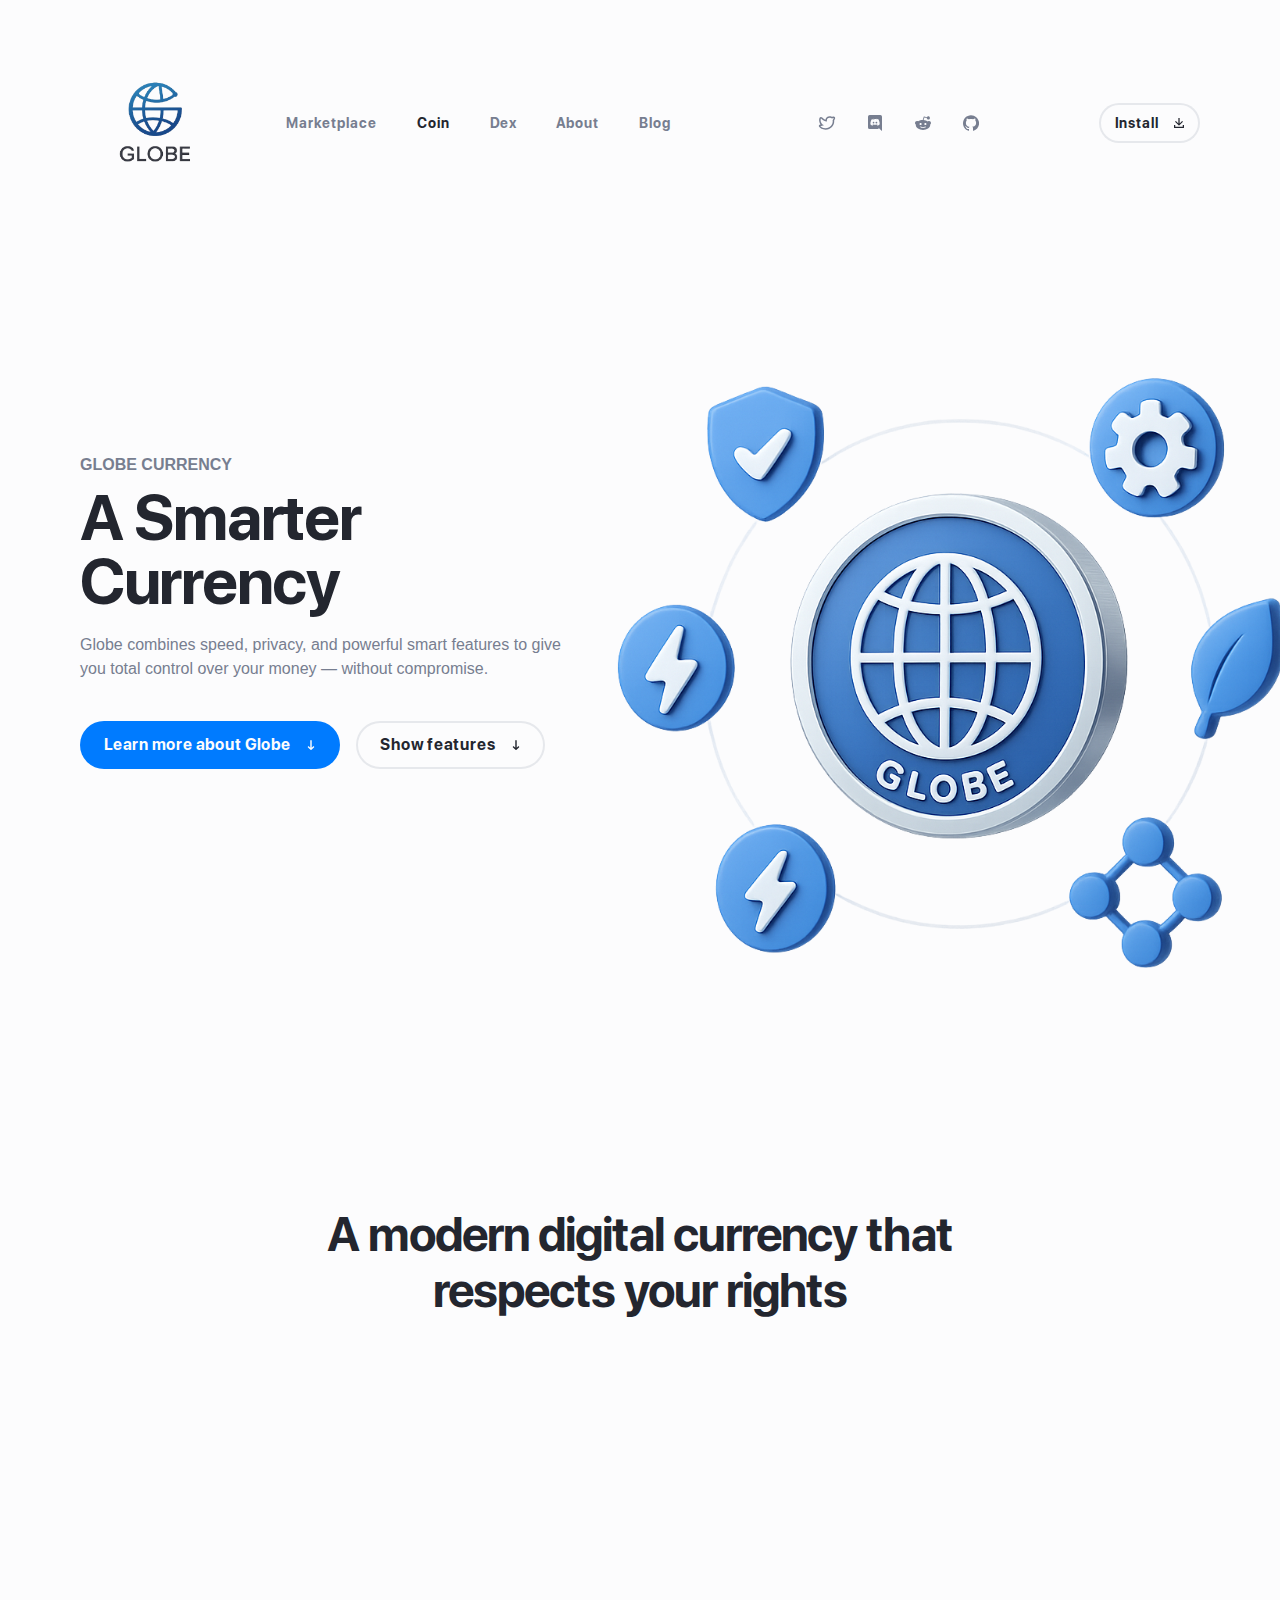
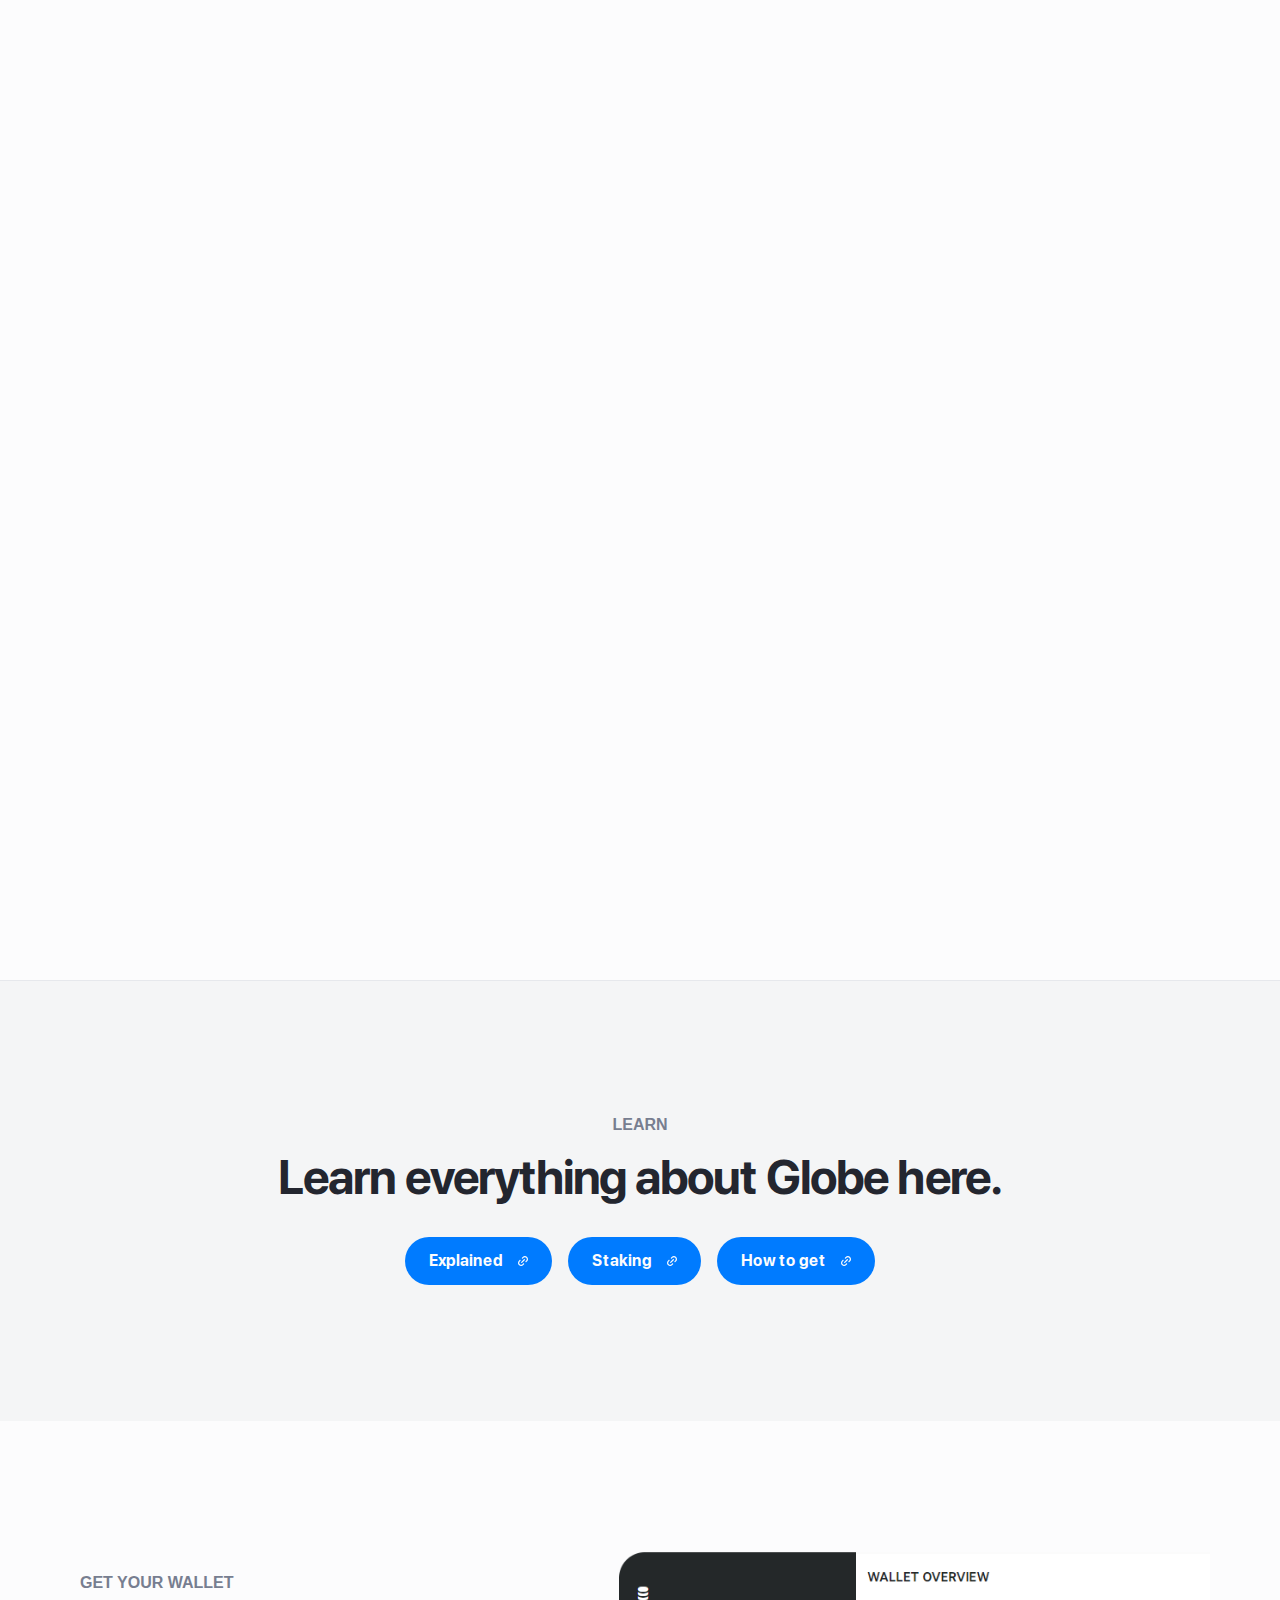
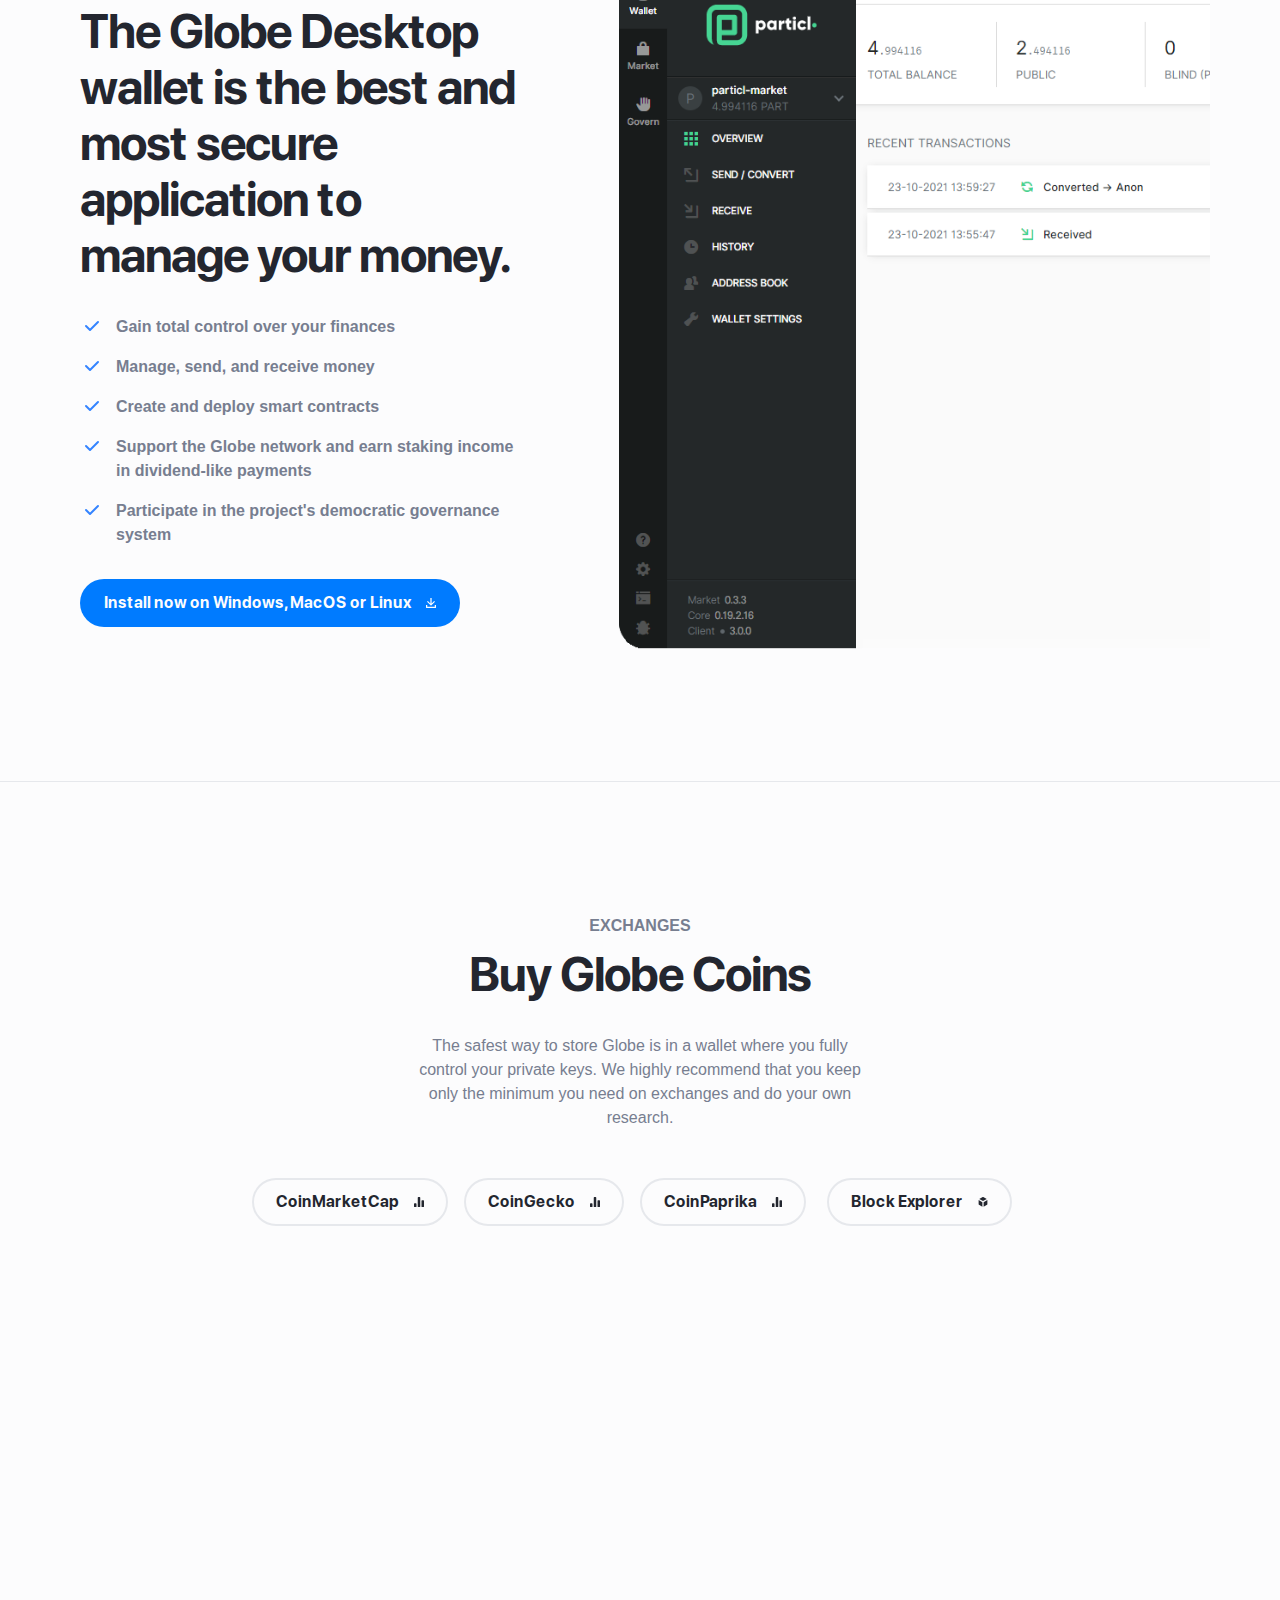
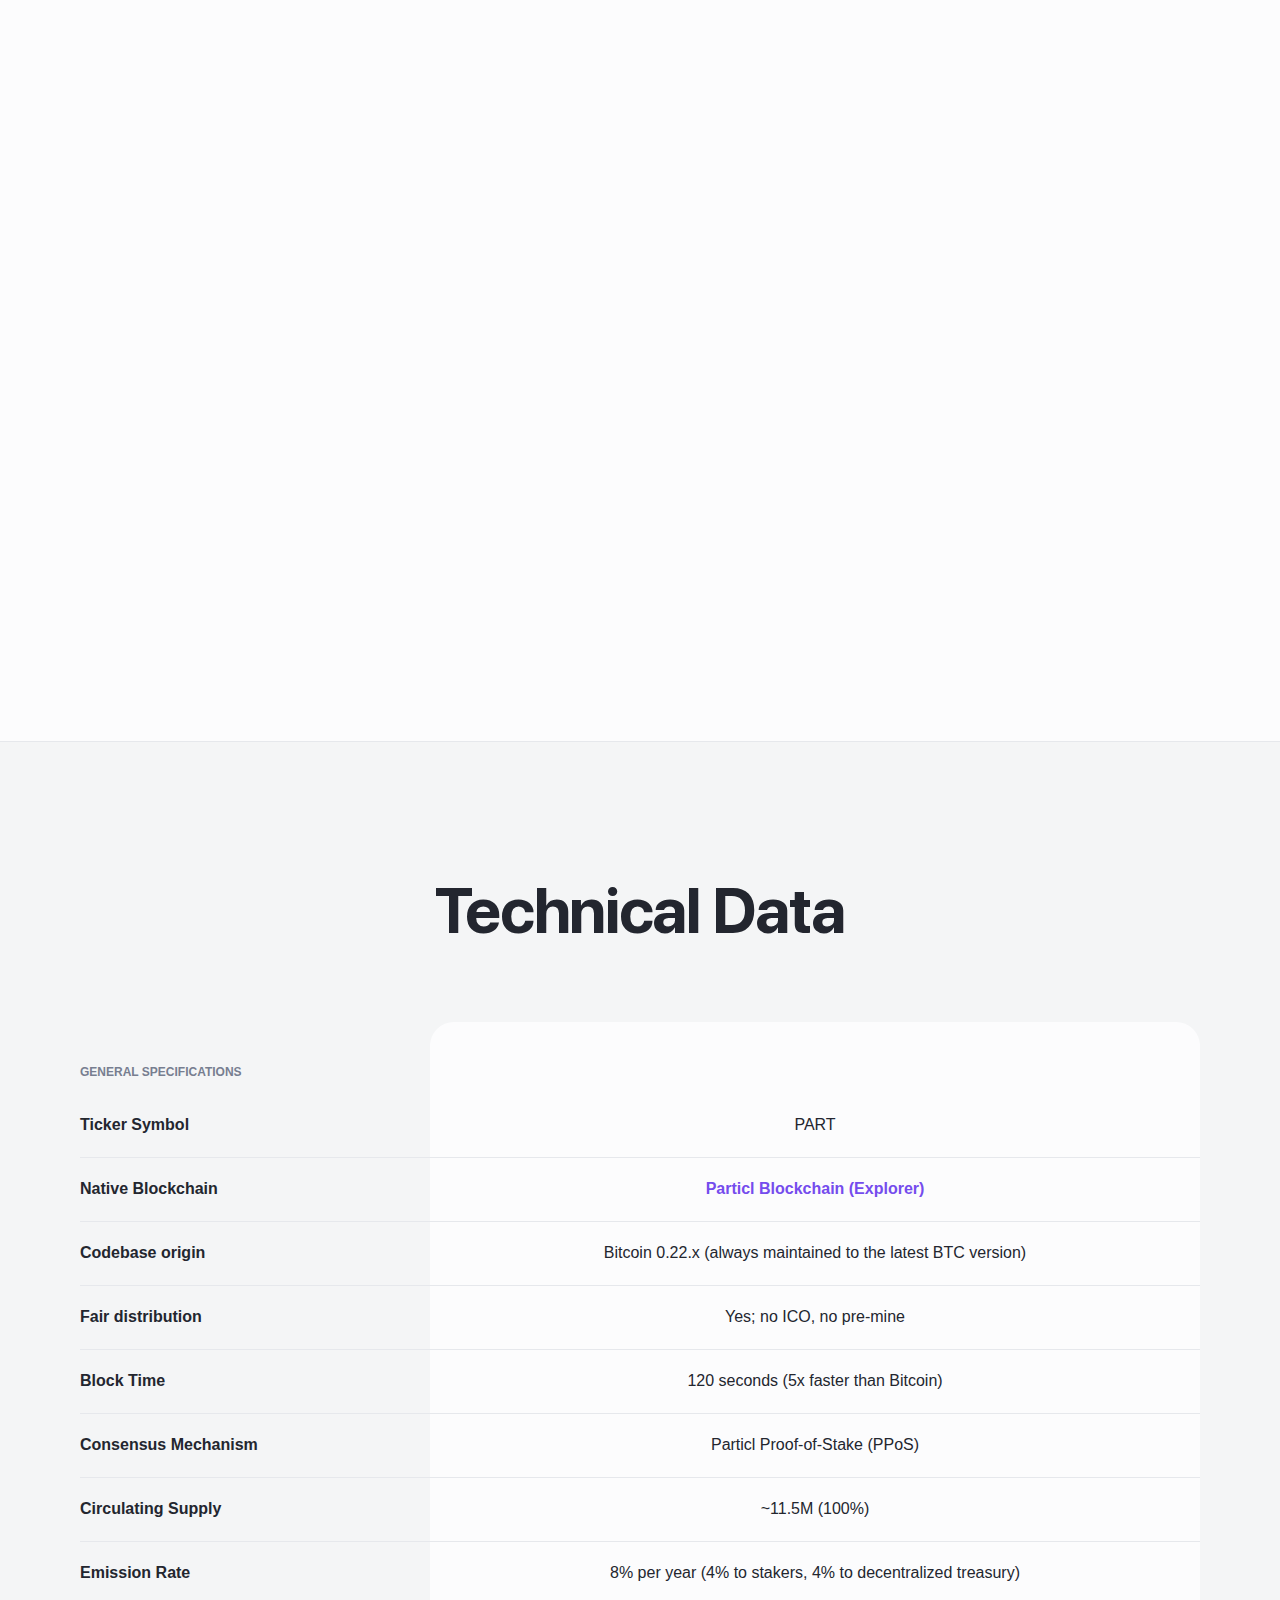
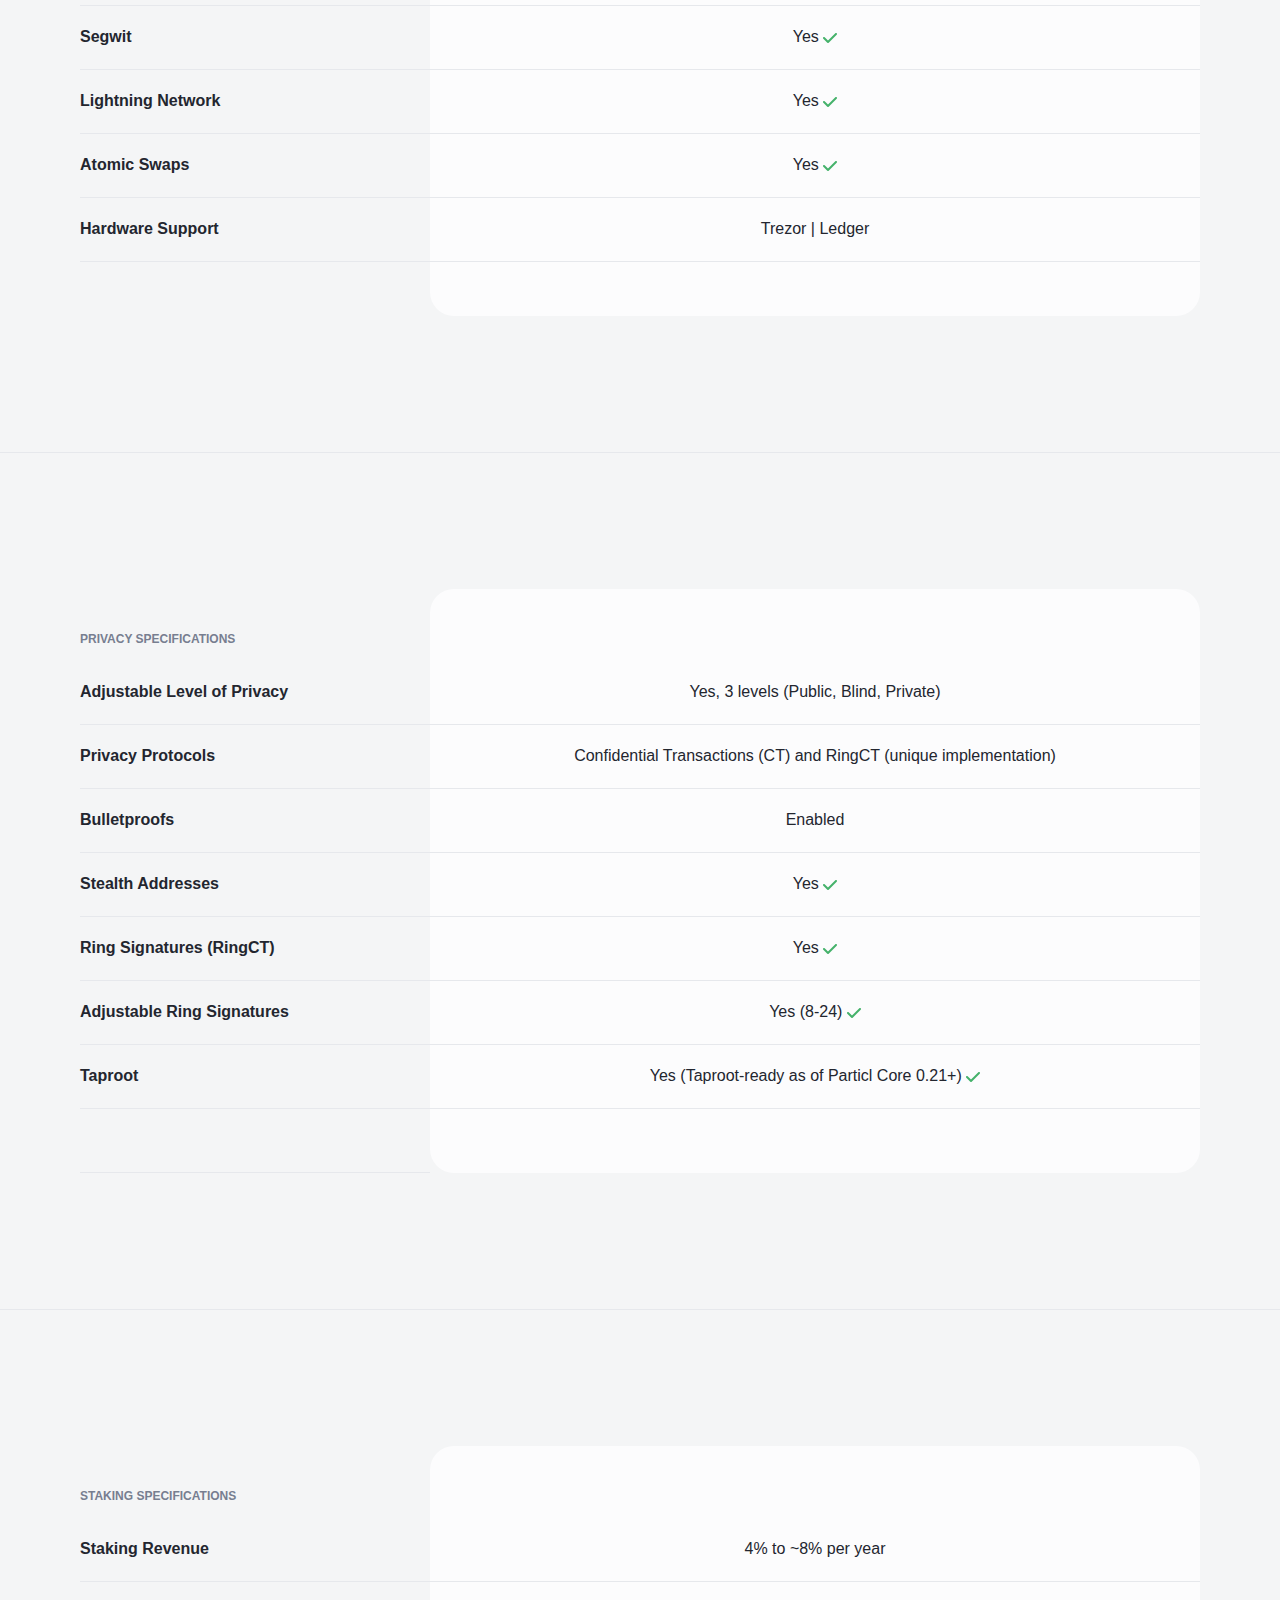
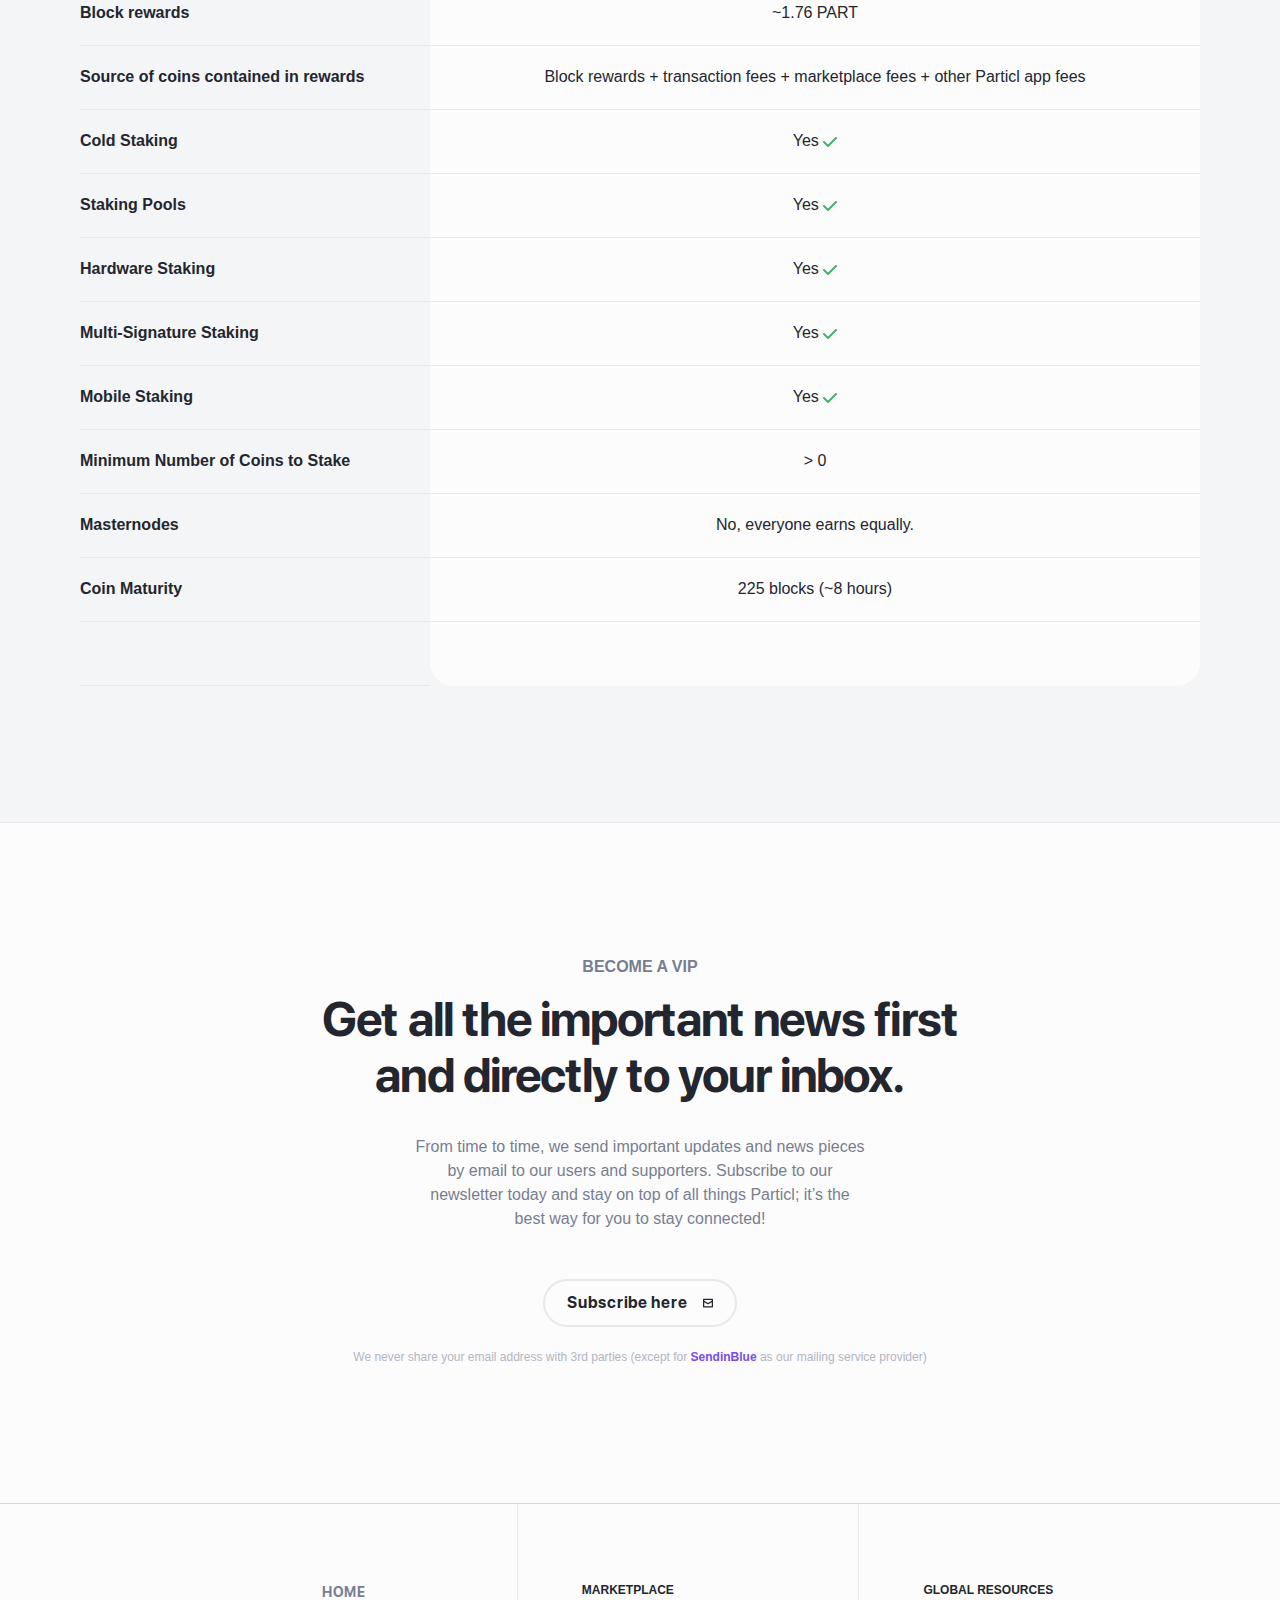
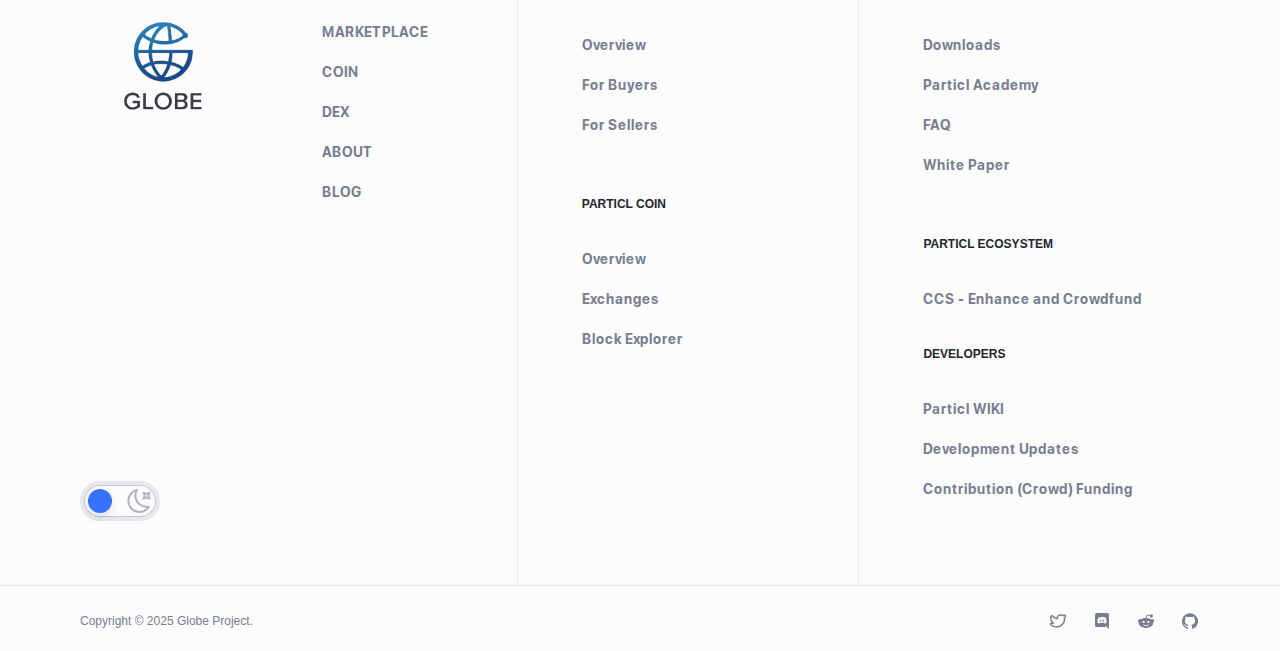
<file: coin.html>
<!DOCTYPE html>
<html lang="en">
  <head>
    <meta charset="utf-8">
    <title>Globe - Coin</title>
    <meta http-equiv="X-UA-Compatible" content="IE=Edge">
    <meta name="viewport" content="width=device-width, initial-scale=1, maximum-scale=1.0, user-scalable=no">
    <meta name="format-detection" content="telephone=no">
    <link rel="apple-touch-icon" sizes="180x180" href="img/apple-touch-icon.png">
    <link rel="icon" type="image/png" sizes="32x32" href="img/favicon-32x32.png">
    <link rel="icon" type="image/png" sizes="16x16" href="img/favicon-16x16.png">
    <link rel="manifest" href="img/site.webmanifest">
    <link rel="mask-icon" href="img/safari-pinned-tab.svg" color="#5bbad5">
    <meta name="msapplication-TileColor" content="#da532c">
    <meta name="theme-color" content="#ffffff">
    <meta name="description" content="The Future of Finance">
    <meta name="twitter:card" content="summary">
    <meta name="twitter:site" content="@globe_currency">
    <meta name="twitter:title" content="The Future of Finance">
    <meta name="twitter:description" content="globecurrency.org - The Future of Finance">
    <meta name="twitter:creator" content="@globe_curremcy">
    <meta name="twitter:image" content="">
    <meta property="og:title" content="globecurrency.org - The Future of Finance">
    <meta property="og:type" content="Article">
    <meta property="og:url" content="https://globecurrency.org">
    <meta property="og:image" content="">
    <meta property="og:description" content="The Future of Finance">
    <meta property="og:site_name" content="globecurrency.org - The Future of Finance">
    <meta property="fb:admins" content="">
    <link rel="stylesheet" media="all" href="css/app.min.css">
    <script>
      var viewportmeta = document.querySelector('meta[name="viewport"]');
      if (viewportmeta) {
        if (screen.width < 375) {
          var newScale = screen.width / 375;
          viewportmeta.content = 'width=375, minimum-scale=' + newScale + ', maximum-scale=1.0, user-scalable=no, initial-scale=' + newScale + '';
        } else {
          viewportmeta.content = 'width=device-width, maximum-scale=1.0, initial-scale=1.0';
        }
      }
    </script>
  </head>
  <body>
    <script>
      console.log(localStorage.getItem('darkMode'));
      if (localStorage.getItem('darkMode') === "on") {
        document.body.classList.add("dark");
        document.addEventListener("DOMContentLoaded", function() {
          document.querySelector('.js-theme input').checked = true;
        });
      }
    </script>
    <!-- outer-->
    <div class="outer">
      <!-- header-->
      <header class="header js-header">
        <div class="header__center center"><a class="header__logo" href="https://globecurrency.org"><img class="some-icon" src="img/logo-dark.png" alt="Globecurrency.org"></a>
          <div class="header__wrap js-header-wrap">
            <nav class="header__nav"><a class="header__link" href="marketplace">Marketplace</a><a class="header__link active" href="coin">Coin</a><a class="header__link" target="_blank" href="https://basicswapdex.com">Dex</a><a class="header__link" href="about">About</a><a class="header__link" href="https://particl.news" target="_blank">Blog</a></nav>
            <div class="header__group">
              <div class="header__contacts">
                <div class="header__element">
                  <div class="header__subtitle"></div>
                  <div class="header__text"></div>
                </div>
              </div>
              <div class="header__socials"><a class="header__social" href="https://twitter.com/globe_currency" target="_blank" title="twitter">
                  <svg class="icon icon-twitter">
                    <use xlink:href="#icon-twitter"></use>
                  </svg></a><a class="header__social" href="https://discord.me/globecurrency" target="_blank" title="Discord">
                  <svg class="icon icon-discord">
                    <use xlink:href="#icon-discord"></use>
                  </svg></a><a class="header__social" href="https://www.reddit.com/r/globecurrency/" target="_blank" title="Reddit">
                  <svg class="icon icon-reddit">
                    <use xlink:href="#icon-reddit"></use>
                  </svg></a><a class="header__social" href="https://github.com/globeproject" target="_blank" title="Github">
                  <svg class="icon icon-github">
                    <use xlink:href="#icon-github"></use>
                  </svg></a></div><a class="button button-stroke button-small header__button" href="downloads">Install
                <svg class="icon icon-download">
                  <use xlink:href="#icon-download"></use>
                </svg></a>
            </div>
          </div><a class="button button-stroke button-small header__button" href="downloads">Install
            <svg class="icon icon-download">
              <use xlink:href="#icon-download"></use>
            </svg></a>
          <button class="header__burger js-header-burger"></button>
        </div>
      </header>
      <!-- container-->
      <div class="outer__content">
        <div class="hero-coin">
          <div class="hero-coin__center center">
            <div class="hero-coin__wrap">
              <div class="stage">GLOBE CURRENCY</div>
              <h1 class="hero-coin__title h1">A Smarter Currency</h1>
              <div class="hero-coin__text">Globe combines speed, privacy, and powerful smart features to give you total control over your money — without compromise.</div>
              <div class="hero-coin__btns"><a class="button hero-coin__button js-scroll" href="#about-coin">Learn more about Globe
                  <svg class="icon icon-arrow-down">
                    <use xlink:href="#icon-arrow-down"></use>
                  </svg></a><a class="button-stroke hero-coin__button js-scroll" href="#benefits">Show features
                  <svg class="icon icon-arrow-down">
                    <use xlink:href="#icon-arrow-down"></use>
                  </svg></a></div>
            </div>
            <div class="hero-coin__gallery">
              <div class="hero-coin__preview"><img class="some-icon" src="img/content/coin/hero/globe.png" alt="Globe"><img class="some-icon-dark" src="img/content/coin/hero/globe.png" alt="Globe"></div>
            </div>
          </div>
        </div>
        
        <div class="section-benefits benefits" id="benefits">
          <div class="benefits__center center">
            <div class="benefits__head">
              <h2 class="benefits__title h2">A modern digital currency that respects your rights</h2>
            </div>
            <div class="benefits__list">
              <div class="benefits__item" data-aos="animation-opacity">
                <div class="benefits__icon"><svg xmlns="http://www.w3.org/2000/svg" width="40" height="40" viewBox="0 0 48 48")
<g stroke-linecap="square" stroke-width="4" fill="none" stroke="#3366FF" stroke-linejoin="miter" stroke-miterlimit="10">
<path data-cap="butt" d="M10,11V7c0-1.657,1.343-3,3-3h0 c1.657,0,3,1.343,3,3v4" stroke-linecap="butt"></path>
<path data-cap="butt" d="M16,11V6c0-1.657,1.343-3,3-3h0 c1.657,0,3,1.343,3,3v5" stroke-linecap="butt"></path>
<path data-cap="butt" d="M28,11V6c0-1.657,1.343-3,3-3h0 c1.657,0,3,1.343,3,3v5" stroke-linecap="butt"></path>
<path data-cap="butt" d="M22,11V5c0-1.657,1.343-3,3-3h0 c1.657,0,3,1.343,3,3v6" stroke-linecap="butt"></path>
<polyline data-cap="butt" points="27.081,31 3,31 3,11 45,11 45,31 40,31 " stroke-linecap="butt"></polyline>
<circle cx="23" cy="21" r="4" stroke="#3366FF"></circle>
<line x1="13" y1="17" x2="9" y2="17" stroke="#3366FF"></line>
<path data-cap="butt" d="M10,31c0,8.284,6.716,15,15,15 s15-6.716,15-15V18c-3.464,0-6,2.536-6,6v4c-4.728,0-9,3.656-9,8" stroke-linecap="butt"></path>
</g>
                </div></svg>
                <div class="benefits__category">Untraceable payments</div>
                <div class="benefits__content">Keep your finances private. With Globe, you can choose to make public transactions or <span class="bold">private</span> ones that are completely <span class="bold">untraceable</span>. The choice is yours; regardless of your needs, there's a solution for you.</div>
              </div>
              <div class="benefits__item" data-aos="animation-opacity">
                <div class="benefits__icon"><svg xmlns="http://www.w3.org/2000/svg" height="40" width="40" viewBox="0 0 48 48">
<g stroke-linecap="square" stroke-width="4" fill="none" stroke="#212121" stroke-linejoin="miter" stroke-miterlimit="10">
<line x1="24" y1="46" x2="24" y2="26"></line>
<rect x="2" y="2" width="44" height="24"></rect>
<circle cx="24" cy="14" r="4" stroke="#212121"></circle>
<line x1="9" y1="9" x2="13" y2="9" stroke="#212121"></line>
<line x1="35" y1="19" x2="39" y2="19" stroke="#212121"></line>
<path d="M39,33h-4 c-6.075,0-11,4.925-11,11v2h4c6.075,0,11-4.925,11-11V33z"></path>
</g>
</svg>
                </div>
                <div class="benefits__category">Near-Zero Fees</div>
                <div class="benefits__content">Send and receive money without worrying about high fees. Globe is built for affordability at scale.</div>
              </div>
              <div class="benefits__item-last" data-aos="animation-opacity">
                <div class="benefits__icon"><svg xmlns="http://www.w3.org/2000/svg" height="40" width="40" viewBox="0 0 48 48">
<g stroke-linecap="square" stroke-width="4" fill="none" stroke="#212121" stroke-linejoin="miter" stroke-miterlimit="10">
<path data-cap="butt" d="M11.39,5.971a10.382,10.382,0,0,1,2.453,3.634A4.739,4.739,0,0,1,15.417,11.5a5.221,5.221,0,0,1,.021,2.506S16.5,17.125,16,18s-2.625,1.438-2.625,1.438a4.1,4.1,0,0,1-2.688,1.938A2.517,2.517,0,0,0,8.312,24c0,1.688,1.688,4.438,1.688,4.438s1.75.856,2,1.481A9.523,9.523,0,0,1,12.335,32s1.665,2.938.727,4.625c-.3.538-1.688.938-1.688.938l-1.947,2.92" stroke-linecap="butt" stroke="#212121"></path>
<path data-cap="butt" d="M41.362,10.487a35.691,35.691,0,0,1-5.836,1.867s-2.713,3.02-4.5,2.77-3.594-2.25-3.594-2.25S27.562,9.188,27,9s-2.062.812-3,.062S23.6,6.2,23.6,6.2s-2.041-.636-2.291-1.324.743-2.219.932-2.806" stroke-linecap="butt" stroke="#212121"></path>
<path d="M40.125,25.438c.5,1.188-.939,4.22-2.125,4.812a8.054,8.054,0,0,0-3.08,2.456c-.438.688-1.013,3.524-2.45,4.087s-4.845,3.77-6.657,3.27S24,35.25,25.25,33.312c.746-1.157-.125-3.688-.188-4.562s-2.687-2.5-2.688-3.375c0-1.375,3-5,3-5a10.673,10.673,0,0,1,3.208-.625,11.346,11.346,0,0,1,2.167,1.062,15.05,15.05,0,0,1,3.875.812l1.438,1.312S39.625,24.25,40.125,25.438Z" stroke="#212121"></path>
<circle cx="24" cy="24" r="22"></circle>
</g>
</svg>
                </div>
                <div class="benefits__category">Preserved Purchasing Power</div>
                <div class="benefits__content">Traditional currencies lose value over time as central banks increase supply, quietly eroding your savings. Globe takes a different approach — its fixed supply ensures your purchasing power is preserved, giving you a currency that holds its value over time.</div>
              </div>
            </div>
          </div>
        </div>
        <div class="section-benefits benefits">
          <div class="benefits__center center">
            <div class="benefits__list">
              <div class="benefits__item" data-aos="animation-opacity">
                <div class="benefits__icon"><svg xmlns="http://www.w3.org/2000/svg" height="40" width="40" viewBox="0 0 48 48">
<g stroke-linecap="square" stroke-width="4" fill="none" stroke="#212121" stroke-linejoin="miter" stroke-miterlimit="10">
<rect x="30" y="36" width="16" height="10" stroke="#212121"></rect>
<path d="M34,36v-6 c0-2.2,1.8-4,4-4l0,0c2.2,0,4,1.8,4,4v6" stroke="#212121"></path>
<path d="M22,26L22,26 c-5.523,0-10-6.477-10-12v-2c0-5.523,4.477-10,10-10h0c5.523,0,10,4.477,10,10v2C32,19.523,27.523,26,22,26z"></path>
<path d="M24.001,31.037 C23.347,31.013,22.68,31,22,31c-6.288,0-11.477,1.098-14.993,2.144C4.034,34.028,2,36.755,2,39.856V44h21"></path>
</g>
                </div></svg>
                <div class="benefits__category">Smart Contracts</div>
                <div class="benefits__content">Create secure, automated agreements directly on the blockchain. Whether it's payments, services, or apps — it all runs trustlessly on Globe.</div>
              </div>
              <div class="benefits__item" data-aos="animation-opacity">
                <div class="benefits__icon"><svg xmlns="http://www.w3.org/2000/svg" height="40" width="40" viewBox="0 0 48 48">
<g stroke-linecap="square" stroke-width="4" fill="none" stroke="#212121" stroke-linejoin="miter" stroke-miterlimit="10">
<polygon points="30,2 16,2 10,24 22,24 18,41 38,16 26,16 "></polygon>
</g>
</svg>
                </div>
                <div class="benefits__category">Instant Transactions</div>
                <div class="benefits__content">No waiting around. Globe transactions are confirmed in seconds, making it ideal for real-world payments and rapid transfers.</div>
              </div>
              <div class="benefits__item-last" data-aos="animation-opacity">
                <div class="benefits__icon"><svg xmlns="http://www.w3.org/2000/svg" height="40" width="40" viewBox="0 0 48 48">
<g stroke-linecap="square" stroke-width="4" fill="none" stroke="#212121" stroke-linejoin="miter" stroke-miterlimit="10">
<polyline points="22,30 2,30 2,2 42,2 42,15 "></polyline>
<ellipse cx="37" cy="24" rx="9" ry="4" stroke="#212121"></ellipse>
<path data-cap="butt" d="M28,24v6c0,2.209,4.029,4,9,4 s9-1.791,9-4v-6" stroke-linecap="butt" stroke="#212121"></path>
<path data-cap="butt" d="M28,30v6c0,2.209,4.029,4,9,4 s9-1.791,9-4v-6" stroke-linecap="butt" stroke="#212121"></path>
<path data-cap="butt" d="M28,36v6c0,2.209,4.029,4,9,4 s9-1.791,9-4v-6" stroke-linecap="butt" stroke="#212121"></path>
<circle cx="22" cy="16" r="4"></circle>
</g>
                </div></svg>
                <div class="benefits__category">Earn through staking</div>
                <div class="benefits__content">Support the Globe network and earn interest through dividend-like payments, known as staking. This secure and energy-efficient process offers returns that rival those offered by traditional financial institutions — without the need for intermediaries.</div>
              </div>
            </div>
          </div>
        </div>
        <div class="section-benefits benefits">
          <div class="benefits__center center">
            <div class="benefits__list">
              <div class="benefits__item" data-aos="animation-opacity">
                <div class="benefits__icon"><svg xmlns="http://www.w3.org/2000/svg" height="40" width="40" viewBox="0 0 48 48">
<g stroke-linecap="square" stroke-width="4" fill="none" stroke="#212121" stroke-linejoin="miter" stroke-miterlimit="10">
<rect x="16" y="23" width="16" height="10" stroke="#212121"></rect>
<path d="M20,23V17a4.012,4.012,0,0,1,4-4h0a4.012,4.012,0,0,1,4,4v6" stroke="#212121"></path>
<path d="M42,27A18,18,0,0,1,6,27V7L24,3,42,7Z"></path>
</g>
</svg>
                </div>
                <div class="benefits__category">Top tier security</div>
                <div class="benefits__content">Globe employs the <span class="bold">latest technologies</span>. to secure your finances with protocols like Confidential Transactions (CT), RingCT, Stealth Addresses, Bulletproofs, Taproot support, and Tor.</div>
              </div>
              <div class="benefits__item" data-aos="animation-opacity">
                <div class="benefits__icon"><svg xmlns="http://www.w3.org/2000/svg" height="40" width="40" viewBox="0 0 48 48">
<g stroke-linecap="square" stroke-width="4" fill="none" stroke="#212121" stroke-linejoin="miter" stroke-miterlimit="10">
<path d="M22,29H2v0 c0,3.314,2.686,6,6,6h14"></path>
<path d="M6,24V8 c0-2.209,1.791-4,4-4h28c2.209,0,4,1.791,4,4v10"></path>
<line x1="23" y1="10" x2="25" y2="10"></line>
<path data-cap="butt" d="M28.223,32 c0.91-4.008,4.494-7,8.777-7c3.534,0,6.527,2.037,8,5" stroke-linecap="butt" stroke="#212121"></path>
<polyline points=" 45,24 45,30 39,30 " stroke="#212121"></polyline>
<path data-cap="butt" d="M45.777,36 c-0.91,4.008-4.494,7-8.777,7c-3.534,0-6.527-2.037-8-5" stroke-linecap="butt" stroke="#212121"></path>
<polyline points=" 29,44 29,38 35,38 " stroke="#212121"></polyline>
</g>
                </div></svg>
                <div class="benefits__category">Self-Custody & Control</div>
                <div class="benefits__content">With Globe, you're in complete control of your money. Your funds are secured by cryptography and held directly in your wallet — not by banks, payment processors, or third-party custodians.</div>
              </div>
              <div class="benefits__item" data-aos="animation-opacity">
                <div class="benefits__icon"><svg xmlns="http://www.w3.org/2000/svg" height="40" width="40" viewBox="0 0 48 48">
<g stroke-linecap="square" stroke-width="4" fill="none" stroke="#212121" stroke-linejoin="miter" stroke-miterlimit="10">
<path d="M20,46H2v-1.242 c0-1.775,1.164-3.334,2.866-3.838C6.46,40.448,8.604,40,11,40c2.356,0,4.514,0.456,6.125,0.932C18.83,41.436,20,42.994,20,44.773V46 z"></path>
<circle cx="11" cy="31" r="5"></circle>
<path d="M46,46H28v-1.242 c0-1.775,1.164-3.334,2.866-3.838C32.46,40.448,34.604,40,37,40c2.356,0,4.514,0.456,6.125,0.932C44.83,41.436,46,42.994,46,44.773 V46z"></path>
<circle cx="37" cy="31" r="5"></circle>
<path d="M33,22H15 v-1.242c0-1.775,1.164-3.334,2.866-3.838C19.46,16.448,21.604,16,24,16c2.356,0,4.514,0.456,6.125,0.932 C31.83,17.436,33,18.994,33,20.773V22z" stroke="#212121"></path>
<circle cx="24" cy="7" r="5" stroke="#212121"></circle>
</g>
                </div></svg>
                <div class="benefits__category">Adaptive and Community-Governed</div>
                <div class="benefits__content">Globe isn’t controlled by a corporation — it’s shaped by its users. Through decentralised governance, the community can vote on protocol upgrades and key parameters like block sizes. This ensures the network evolves efficiently, scaling to meet demand without compromising its core principles.</div>
              </div>
            </div>
          </div>
        </div>
        <div class="section-bg section-border-top learn">
          <div class="dive__center center">
            <div class="stage">Learn</div>
            <h2 class="dive__title h2">Learn everything about Globe here.</h2><a class="button dive__button" href="https://academy.particl.io/en/latest/particl-blockchain/blockchain_part_overview.html" target="_blank" title="Explained">Explained
              <svg class="icon icon-link">
                <use xlink:href="#icon-link"></use>
              </svg></a><a class="button dive__button" href="https://academy.particl.io/en/latest/part-guides/partguides_staking.html" target="_blank" title="Staking">Staking
              <svg class="icon icon-link">
                <use xlink:href="#icon-link"></use>c
              </svg></a><a class="button dive__button" href="https://academy.particl.io/en/latest/particl-blockchain/blockchain_buysell.html" target="_blank" title="How-to get">How to get
              <svg class="icon icon-link">
                <use xlink:href="#icon-link"></use>
              </svg></a>
          </div>
        </div>
        <div class="currency-intro">
          <div class="currency-intro__center center">
            <div class="currency-intro__gallery">
              <div class="currency-intro__preview"><img class="some-icon" src="img/content/coin/wallet/wallet.png" alt="wallet"><img class="some-icon-dark" src="img/content/coin/wallet/wallet.png" alt="wallet"></div>
            </div>
            <div class="currency-intro__wrap">
              <div class="stage">Get your wallet</div>
              <h2 class="currency-intro__title h2">The Globe Desktop wallet is the best and most secure application to manage your money.</h2>
              <ul class="currency-intro__list">
                <li>Gain total control over your finances</li>
                <li>Manage, send, and receive money</li>
                <li>Create and deploy smart contracts</li>
                <li>Support the Globe network and earn staking income in dividend-like payments</li>
                <li>Participate in the project's democratic governance system</li>
                <div class="currency-intro__info-two"></div>
                <div class="currency-intro__btns"><a class="button currency-intro__button" href="downloads">Install now on Windows, MacOS or Linux
                    <svg class="icon icon-download">
                      <use xlink:href="#icon-download"></use>
                    </svg></a></div>
              </ul>
            </div>
          </div>
        </div>
       <div class="section section-border-top exchanges" id="exchanges">
          <div class="exchanges__center center">
            <div class="stage">EXCHANGES</div>
            <h2 class="exchanges__title h2">Buy Globe Coins</h2>
            <div class="exchanges__text">The safest way to store Globe is in a wallet where you fully control your private keys. We highly recommend that you keep only the minimum you need on exchanges and do your own research.</div><a class="button-stroke exchanges__button" href="https://coinmarketcap.com/currencies/particl" target="_blank">CoinMarketCap
              <svg class="icon icon-chart">
                <use xlink:href="#icon-chart"></use>
              </svg></a><a class="button-stroke exchanges__button" href="https://www.coingecko.com/en/coins/particl" target="_blank">CoinGecko
              <svg class="icon icon-chart">
                <use xlink:href="#icon-chart"></use>
              </a><a class="button-stroke exchanges__button" href="https://coinpaprika.com/coin/part-particl" target="_blank">CoinPaprika
              <svg class="icon icon-chart">
                <use xlink:href="#icon-chart"></use>
              </svg></a>
              </svg></a><a class="button-stroke exchanges__button" href="https://explorer.particl.io" target="_blank">Block Explorer
              <svg class="icon icon-block">
                <use xlink:href="#icon-block"></use>
              </svg></a>
            <div class="exchanges__list">
              <div class="exchanges__item" data-aos="animation-opacity">
                <div class="exchanges__preview" style="background-color: #fff;"><img class="a" src="img/content/exchanges/mexc.svg" alt="MEXC"></div>
                <div class="exchanges__details">
                  <div class="status-purple exchanges__status">NO KYC</div>
                  <div class="exchanges__subtitle">MEXC</div>
                  <div class="exchanges__description">PART <> USDT</div><a class="button button-stroke button-small exchanges__button" href="https://www.mexc.com/exchange/PART_USDT?_from=market" target="_blank">Visit
                    <svg class="icon icon-link">
                      <use xlink:href="#icon-link"></use>
                    </svg></a>
                </div>
              </div>
              <div class="exchanges__item" data-aos="animation-opacity">
                <div class="exchanges__preview" style="background-color: #fff;"><img src="img/content/exchanges/basicswap.svg" alt="BasicSwap"></div>
                <div class="exchanges__details">
				        <div class="status-purple exchanges__status">NO KYC</div>
                  <div class="status-purple exchanges__status">Decentralized</div>
                  <div class="exchanges__subtitle">BasicSwap</div>
                  <div class="exchanges__description">PART <> BTC/XMR/Alts</div><a class="button button-stroke button-small exchanges__button" href="https://basicswapdex.com/" target="_blank">Visit
                    <svg class="icon icon-link">
                      <use xlink:href="#icon-link"></use>
                    </svg></a>
                </div>
              </div>
              <div class="exchanges__item " data-aos="animation-opacity">
                <div class="exchanges__preview" style="background-color: #fff;"><img src="img/content/exchanges/nonkycio.png" alt="nonkyc.io"></div>
                <div class="exchanges__details">
                  <div class="status-purple exchanges__status">NO KYC</div>
                  <div class="exchanges__subtitle">NonKyc.io</div>
                  <div class="exchanges__description">PART <> BTC/USDT/XMR</div><a class="button button-stroke button-small exchanges__button" href="https://nonkyc.io/market/PART_BTC" target="_blank">Visit
                    <svg class="icon icon-link">
                      <use xlink:href="#icon-link"></use>
                    </svg></a>
                </div>
              </div>              
              <div class="exchanges__item" data-aos="animation-opacity">
                <div class="exchanges__preview" style="background-color: #fff;"><img src="img/content/exchanges/probit.png" alt="Probit"></div>
                <div class="exchanges__details">
                  <div class="status-stroke-purple exchanges__status">Centralized</div>
                  <div class="exchanges__subtitle">Probit</div>
                  <div class="exchanges__description">PART <> BTC/USDT</div><a class="button button-stroke button-small exchanges__button" href="https://www.probit.com/app/exchange/PART-BTC" target="_blank">Visit
                    <svg class="icon icon-link">
                      <use xlink:href="#icon-link"></use>
                    </svg></a>
                </div>
              </div>
              <div class="exchanges__item" data-aos="animation-opacity">
                <div class="exchanges__preview" style="background-color: #fff;"><img src="img/content/exchanges/hitbtc.svg" alt="HitBTC"></div>
                <div class="exchanges__details">
                  <div class="status-stroke-purple exchanges__status">Centralized</div>
                  <div class="exchanges__subtitle">HitBTC</div>
                  <div class="exchanges__description">PART <> BTC</div><a class="button button-stroke button-small exchanges__button" href="https://hitbtc.com/part-to-btc" target="_blank">Visit
                    <svg class="icon icon-link">
                      <use xlink:href="#icon-link"></use>
                    </svg></a>
                </div>
              </div>
              <div class="exchanges__item" data-aos="animation-opacity">
                <div class="exchanges__preview" style="background-color: #fff;"><img class="a" src="img/content/exchanges/bittrex.svg" alt="Bittrex"></div>
                <div class="exchanges__details">
                  <div class="status-stroke-purple exchanges__status">Centralized</div>
                  <div class="exchanges__subtitle">Bittrex</div>
                  <div class="exchanges__description">PART <> BTC</div><a class="button button-stroke button-small exchanges__button" href="https://bittrex.com/Market/Index?MarketName=BTC-PART" target="_blank">Visit
                    <svg class="icon icon-link">
                      <use xlink:href="#icon-link"></use>
                    </svg></a>
                </div>
              </div>
              <div class="exchanges__item" data-aos="animation-opacity">
                <div class="exchanges__preview" style="background-color: #fff;"><img src="img/content/exchanges/wizardswap.svg" alt="Wizardswap"></div>
                <div class="exchanges__details">
                  <div class="status-purple exchanges__status">NO KYC</div>
                  <div class="exchanges__subtitle">Wizardswap</div>
                  <div class="exchanges__description">PART <> BTC/Alts</div><a class="button button-stroke button-small exchanges__button" href="https://www.wizardswap.io" target="_blank">Visit
                    <svg class="icon icon-link">
                      <use xlink:href="#icon-link"></use>
                    </svg></a>
                </div>
              </div>
              <div class="exchanges__item" data-aos="animation-opacity">
                <div class="exchanges__preview" style="background-color: #fff;"><img src="img/content/exchanges/chainex.png" alt="ChainEx"></div>
                <div class="exchanges__details">
                  <div class="status-stroke-purple exchanges__status">Centralized</div>
                  <div class="exchanges__subtitle">ChainEx</div>
                  <div class="exchanges__description">PART <> BTC/ZAR</div><a class="button button-stroke button-small exchanges__button" href="https://chainex.io/markets/PART/ZAR" target="_blank">Visit
                    <svg class="icon icon-link">
                      <use xlink:href="#icon-link"></use>
                    </svg></a>
                </div>
              </div>
              <div class="exchanges__item" data-aos="animation-opacity">
                <div class="exchanges__preview" style="background-color: #fff;"><img src="img/content/exchanges/bisq.svg" alt="BISQ"></div>
                <div class="exchanges__details">
                  <div class="status-purple exchanges__status">Decentralized</div>
                  <div class="exchanges__subtitle">BISQ</div>
                  <div class="exchanges__description">PART <> BTC</div><a class="button button-stroke button-small exchanges__button" href="https://bisq.network" target="_blank">Visit
                    <svg class="icon icon-link">
                      <use xlink:href="#icon-link"></use>
                    </svg></a>
                </div>
              </div>
            </div>
          </div>
        </div>
        <div class="section-bg section-border-top technical">
          <div class="pricing__center center">
            <h1 class="pricing__title h1">Technical Data</h1>
            <div class="pricing__table">
              <div class="pricing__row">
                <div class="pricing__col">
                  <div class="pricing__head"></div>
                  <div class="pricing__body">
                    <div class="pricing__item">
                      <div class="pricing__category">General Specifications</div>
                      <div class="pricing__parameters">
                        <div class="pricing__parameter">
                          <div class="pricing__label">Ticker Symbol</div>
                        </div>
                        <div class="pricing__parameter">
                          <div class="pricing__label">Native Blockchain</div>
                        </div>
                        <div class="pricing__parameter">
                          <div class="pricing__label">Codebase origin</div>
                        </div>
                        <div class="pricing__parameter">
                          <div class="pricing__label">Fair distribution</div>
                        </div>
                        <div class="pricing__parameter">
                          <div class="pricing__label">Block Time</div>
                        </div>
                        <div class="pricing__parameter">
                          <div class="pricing__label">Consensus Mechanism</div>
                        </div>
                        <div class="pricing__parameter">
                          <div class="pricing__label">Circulating Supply</div>
                        </div>
                        <div class="pricing__parameter">
                          <div class="pricing__label">Emission Rate</div>
                        </div>
                        <div class="pricing__parameter">
                          <div class="pricing__label">Segwit</div>
                        </div>
                        <div class="pricing__parameter">
                          <div class="pricing__label">Lightning Network</div>
                        </div>
                        <div class="pricing__parameter">
                          <div class="pricing__label">Atomic Swaps</div>
                        </div>
                        <div class="pricing__parameter">
                          <div class="pricing__label">Hardware Support</div>
                        </div>
                      </div>
                    </div>
                  </div>
                </div>
                <div class="pricing__col">
                  <div class="pricing__head"></div>
                  <div class="pricing__body">
                    <div class="pricing__more">General Specifications
                      <svg class="icon icon-arrow-bottom">
                        <use xlink:href="#icon-arrow-bottom"></use>
                      </svg>
                    </div>
                    <div class="pricing__list">
                      <div class="pricing__parameter">
                        <div class="pricing__label">Ticker Symbol</div>
                        <div class="pricing__check">PART</div>
                      </div>
                      <div class="pricing__parameter">
                        <div class="pricing__label">Native Blockchain</div>
                        <div class="pricing__check"></div><a href="https://explorer.particl.io" target="_blank">Particl Blockchain (Explorer)</a>
                      </div>
                      <div class="pricing__parameter">
                        <div class="pricing__label">Codebase origin</div>
                        <div class="pricing__check">Bitcoin 0.22.x (always maintained to the latest BTC version)</div>
                      </div>
                      <div class="pricing__parameter">
                        <div class="pricing__label">Fair distribution</div>
                        <div class="pricing__check">Yes; no ICO, no pre-mine</div>
                      </div>
                      <div class="pricing__parameter">
                        <div class="pricing__label">Block Time</div>
                        <div class="pricing__check">120 seconds (5x faster than Bitcoin)</div>
                      </div>
                      <div class="pricing__parameter">
                        <div class="pricing__label">Consensus Mechanism</div>
                        <div class="pricing__check">Particl Proof-of-Stake (PPoS)</div>
                      </div>
                      <div class="pricing__parameter">
                        <div class="pricing__label">Circulating Supply</div>
                        <div class="pricing__check">~11.5M (100%)</div>
                      </div>
                      <div class="pricing__parameter">
                        <div class="pricing__label">Emission Rate</div>
                        <div class="pricing__check">8% per year (4% to stakers, 4% to decentralized treasury)</div>
                      </div>
                      <div class="pricing__parameter">
                        <div class="pricing__label">Segwit</div>
                        <div class="pricing__check">Yes
                          <svg class="icon icon-check">
                            <use xlink:href="#icon-check"></use>
                          </svg>
                        </div>
                      </div>
                      <div class="pricing__parameter">
                        <div class="pricing__label">Lightning Network</div>
                        <div class="pricing__check">Yes
                          <svg class="icon icon-check">
                            <use xlink:href="#icon-check"></use>
                          </svg>
                        </div>
                      </div>
                      <div class="pricing__parameter">
                        <div class="pricing__label">Atomic Swaps</div>
                        <div class="pricing__check">Yes
                          <svg class="icon icon-check">
                            <use xlink:href="#icon-check"></use>
                          </svg>
                        </div>
                      </div>
                      <div class="pricing__parameter">
                        <div class="pricing__label">Hardware Support</div>
                        <div class="pricing__check">Trezor | Ledger</div>
                      </div>
                    </div>
                  </div>
                </div>
              </div>
            </div>
          </div>
        </div>
        <div class="section-bg section-border-top technical">
          <div class="pricing__center center">
            <div class="pricing__table">
              <div class="pricing__row">
                <div class="pricing__col">
                  <div class="pricing__head"></div>
                  <div class="pricing__body">
                    <div class="pricing__item">
                      <div class="pricing__category">Privacy Specifications</div>
                      <div class="pricing__parameters">
                        <div class="pricing__parameter">
                          <div class="pricing__label">Adjustable Level of Privacy</div>
                        </div>
                        <div class="pricing__parameter">
                          <div class="pricing__label">Privacy Protocols</div>
                        </div>
                        <div class="pricing__parameter">
                          <div class="pricing__label">Bulletproofs</div>
                        </div>
                        <div class="pricing__parameter">
                          <div class="pricing__label">Stealth Addresses</div>
                        </div>
                        <div class="pricing__parameter">
                          <div class="pricing__label">Ring Signatures (RingCT)</div>
                        </div>
                        <div class="pricing__parameter">
                          <div class="pricing__label">Adjustable Ring Signatures</div>
                        </div>
                        <div class="pricing__parameter">
                          <div class="pricing__label">Taproot</div>
                        </div>
                        <div class="pricing__parameter"></div>
                      </div>
                    </div>
                  </div>
                </div>
                <div class="pricing__col">
                  <div class="pricing__head"></div>
                  <div class="pricing__body">
                    <div class="pricing__more">Privacy Specifications
                      <svg class="icon icon-arrow-bottom">
                        <use xlink:href="#icon-arrow-bottom"></use>
                      </svg>
                    </div>
                    <div class="pricing__list">
                      <div class="pricing__parameter">
                        <div class="pricing__label">Adjustable Level of Privacy</div>
                        <div class="pricing__check">Yes, 3 levels (Public, Blind, Private)</div>
                      </div>
                      <div class="pricing__parameter">
                        <div class="pricing__label">Privacy Protocols</div>
                        <div class="pricing__check">Confidential Transactions (CT) and RingCT (unique implementation)</div>
                      </div>
                      <div class="pricing__parameter">
                        <div class="pricing__label">Bulletproofs</div>
                        <div class="pricing__check">Enabled</div>
                      </div>
                      <div class="pricing__parameter">
                        <div class="pricing__label">Stealth Addresses</div>
                        <div class="pricing__check">Yes
                          <svg class="icon icon-check">
                            <use xlink:href="#icon-check"></use>
                          </svg>
                        </div>
                      </div>
                      <div class="pricing__parameter">
                        <div class="pricing__label">Ring Signatures (RingCT)</div>
                        <div class="pricing__check">Yes
                          <svg class="icon icon-check">
                            <use xlink:href="#icon-check"></use>
                          </svg>
                        </div>
                      </div>
                      <div class="pricing__parameter">
                        <div class="pricing__label">Adjustable Ring Signatures</div>
                        <div class="pricing__check">Yes (8-24)
                          <svg class="icon icon-check">
                            <use xlink:href="#icon-check"></use>
                          </svg>
                        </div>
                      </div>
                      <div class="pricing__parameter">
                        <div class="pricing__label">Taproot</div>
                        <div class="pricing__check">Yes (Taproot-ready as of Particl Core 0.21+)
                          <svg class="icon icon-check">
                            <use xlink:href="#icon-check"></use>
                          </svg>
                        </div>
                      </div>
                    </div>
                  </div>
                </div>
              </div>
            </div>
          </div>
        </div>
        <div class="section-bg section-border-top technical">
          <div class="pricing__center center">
            <div class="pricing__table">
              <div class="pricing__row">
                <div class="pricing__col">
                  <div class="pricing__head"></div>
                  <div class="pricing__body">
                    <div class="pricing__item">
                      <div class="pricing__category">Staking Specifications</div>
                      <div class="pricing__parameters">
                        <div class="pricing__parameter">
                          <div class="pricing__label">Staking Revenue</div>
                        </div>
                        <div class="pricing__parameter">
                          <div class="pricing__label">Block rewards</div>
                        </div>
                        <div class="pricing__parameter">
                          <div class="pricing__label">Source of coins contained in rewards</div>
                        </div>
                        <div class="pricing__parameter">
                          <div class="pricing__label">Cold Staking</div>
                        </div>
                        <div class="pricing__parameter">
                          <div class="pricing__label">Staking Pools</div>
                        </div>
                        <div class="pricing__parameter">
                          <div class="pricing__label">Hardware Staking</div>
                        </div>
                        <div class="pricing__parameter">
                          <div class="pricing__label">Multi-Signature Staking</div>
                        </div>
                        <div class="pricing__parameter">
                          <div class="pricing__label">Mobile Staking</div>
                        </div>
                        <div class="pricing__parameter">
                          <div class="pricing__label">Minimum Number of Coins to Stake</div>
                        </div>
                        <div class="pricing__parameter">
                          <div class="pricing__label">Masternodes</div>
                        </div>
                        <div class="pricing__parameter">
                          <div class="pricing__label">Coin Maturity</div>
                        </div>
                        <div class="pricing__parameter"></div>
                      </div>
                    </div>
                  </div>
                </div>
                <div class="pricing__col">
                  <div class="pricing__head"></div>
                  <div class="pricing__body">
                    <div class="pricing__more">Staking Specifications
                      <svg class="icon icon-arrow-bottom">
                        <use xlink:href="#icon-arrow-bottom"></use>
                      </svg>
                    </div>
                    <div class="pricing__list">
                      <div class="pricing__parameter">
                        <div class="pricing__label">Staking Revenue</div>
                        <div class="pricing__check">4% to ~8% per year</div>
                      </div>
                      <div class="pricing__parameter">
                        <div class="pricing__label">Block rewards</div>
                        <div class="pricing__check">~1.76 PART</div>
                      </div>
                      <div class="pricing__parameter">
                        <div class="pricing__label">Source of coins contained in rewards</div>
                        <div class="pricing__check">Block rewards + transaction fees + marketplace fees + other Particl app fees</div>
                      </div>
                      <div class="pricing__parameter">
                        <div class="pricing__label">Cold Staking</div>
                        <div class="pricing__check">Yes
                          <svg class="icon icon-check">
                            <use xlink:href="#icon-check"></use>
                          </svg>
                        </div>
                      </div>
                      <div class="pricing__parameter">
                        <div class="pricing__label">Staking Pools</div>
                        <div class="pricing__check">Yes
                          <svg class="icon icon-check">
                            <use xlink:href="#icon-check"></use>
                          </svg>
                        </div>
                      </div>
                      <div class="pricing__parameter">
                        <div class="pricing__label">Hardware Staking</div>
                        <div class="pricing__check">Yes
                          <svg class="icon icon-check">
                            <use xlink:href="#icon-check"></use>
                          </svg>
                        </div>
                      </div>
                      <div class="pricing__parameter">
                        <div class="pricing__label">Multi-Signature Staking</div>
                        <div class="pricing__check">Yes
                          <svg class="icon icon-check">
                            <use xlink:href="#icon-check"></use>
                          </svg>
                        </div>
                      </div>
                      <div class="pricing__parameter">
                        <div class="pricing__label">Mobile Staking</div>
                        <div class="pricing__check">Yes
                          <svg class="icon icon-check">
                            <use xlink:href="#icon-check"></use>
                          </svg>
                        </div>
                      </div>
                      <div class="pricing__parameter">
                        <div class="pricing__label">Minimum Number of Coins to Stake</div>
                        <div class="pricing__check">> 0</div>
                      </div>
                      <div class="pricing__parameter">
                        <div class="pricing__label">Masternodes</div>
                        <div class="pricing__check">No, everyone earns equally.</div>
                      </div>
                      <div class="pricing__parameter">
                        <div class="pricing__label">Coin Maturity</div>
                        <div class="pricing__check">225 blocks (~8 hours)</div>
                      </div>
                    </div>
                  </div>
                </div>
              </div>
            </div>
          </div>
        </div>
        <div class="section-border-top newsletter">
          <div class="newsletter__center center">
            <div class="stage">Become a VIP</div>
            <h2 class="newsletter__title h2">Get all the important news first and directly to your inbox.</h2>
            <div class="newsletter__text">From time to time, we send important updates and news pieces by email to our users and supporters. Subscribe to our newsletter today and stay on top of all things Particl; it’s the best way for you to stay connected!</div><a class="button-stroke newsletter__button" href="https://e716e794.sibforms.com/serve/[base64]" target="_blank">Subscribe here
              <svg class="icon icon-email">
                <use xlink:href="#icon-email"></use>
              </svg></a>
            <div class="newsletter__note">We never share your email address with 3rd parties (except for <a href="https://sendinblue.com" target="_blank">SendinBlue</a> as our mailing service provider)</div>
          </div>
        </div>
      </div>
      <!-- footer-->
      <footer class="footer">
        <div class="footer__body">
          <div class="footer__center center">
            <div class="footer__col">
              <div class="footer__box"><a class="footer__logo" href="https://globecurrency.org"><img class="some-icon" src="img/logo-dark.png" alt="Globe Project"></a>
                <label class="theme js-theme">
                  <input class="theme__input" type="checkbox"/><span class="theme__inner"><span class="theme__box"></span><span class="theme__icon">
                      <svg class="icon icon-moon">
                        <use xlink:href="#icon-moon"></use>
                      </svg>
                      <svg class="icon icon-sun">
                        <use xlink:href="#icon-sun"></use>
                      </svg></span></span>
                </label>
              </div>
              <div class="footer__item">
                <div class="footer__category"></div>
                <div class="footer__menu"><a class="footer__link" href="index">HOME</a><a class="footer__link" href="marketplace">MARKETPLACE</a><a class="footer__link" href="coin">COIN</a><a class="footer__link link-off" href="javascript:void(0)">DEX</a><a class="footer__link" href="about">ABOUT</a><a class="footer__link" href="https://particl.news" target="_blank">BLOG</a></div>
              </div>
            </div>
            <div class="footer__col">
              <div class="footer__category">marketplace</div>
              <div class="footer__menu"><a class="footer__link" href="marketplace">Overview</a><a class="footer__link" href="buyer">For Buyers</a><a class="footer__link" href="seller">For Sellers</a><!-- a.footer__link(href="#") Help & Support -->
<!-- a.footer__link(href="downloads") Downloads -->
                <div class="footer__category-second">Particl Coin</div>
                <div class="footer__menu"><a class="footer__link" href="coin">Overview</a><a class="footer__link" href="coin#exchanges">Exchanges</a><a class="footer__link" href="https://explorer.particl.io" target="_blank">Block Explorer</a><!-- a.footer__link(href="#") Help & Support -->
<!-- a.footer__link(href="downloads") Downloads -->
                </div>
              </div>
            </div>
            <div class="footer__col">
              <div class="footer__category">Global Resources</div>
              <div class="footer__menu"><a class="footer__link" href="downloads">Downloads</a><a class="footer__link" href="https://academy.particl.io" target="_blank">Particl Academy</a><a class="footer__link" href="https://academy.particl.io/en/latest/faq/faq_mp_general_overview.html" target="_blank">FAQ</a><a class="footer__link" href="https://raw.githubusercontent.com/particl/whitepaper/master/Particl%20Whitepaper%20Draft%20v0.3.pdf" target="_blank">White Paper</a><!--  a.footer__link(href="#") Roadmaps  -->
                <div class="footer__category-second">Particl Ecosystem</div>
                <div class="footer__menu"><a class="footer__link" href="https://ccs.particl.io" target="_blank">CCS - Enhance and Crowdfund</a></div>
                <div class="footer__category-second">Developers</div>
                <div class="footer__menu"><a class="footer__link" href="https://particl.wiki" target="_blank">Particl WIKI</a><a class="footer__link" href="https://particl.news/tag/progress-report" target="_blank">Development Updates</a><!-- a.footer__link(href="#") Bug Bounties  --><a class="footer__link" href="https://ccs.particl.io" target="_blank">Contribution (Crowd) Funding</a><!-- a.footer__link(href="#") Treasury Proposals  --><a class="footer__link" href="#"></a><!-- a.footer__link(href="#") Code Audit  -->
<!-- a.footer__link(href="#") Report Issues  -->
                </div>
              </div>
            </div>
          </div>
        </div>
        <div class="footer__bottom">
          <div class="footer__center center">
            <div class="footer__copyright">Copyright © 2025 Globe Project.</div>
            <div class="footer__socials"><a class="footer__social" href="https://twitter.com/globe_currency" target="_blank" title="twitter">
                <svg class="icon icon-twitter">
                  <use xlink:href="#icon-twitter"></use>
                </svg></a><a class="footer__social" href="https://discord.me/globecurrency" target="_blank" title="Discord">
                <svg class="icon icon-discord">
                  <use xlink:href="#icon-discord"></use>
                </svg></a><a class="footer__social" href="https://www.reddit.com/r/globecurrency/" target="_blank" title="Reddit">
                <svg class="icon icon-reddit">
                  <use xlink:href="#icon-reddit"></use>
                </svg></a><a class="footer__social" href="https://github.com/globeproject" target="_blank" title="Github">
                <svg class="icon icon-github">
                  <use xlink:href="#icon-github"></use>
                </svg></a></div>
          </div>
        </div>
      </footer>
    </div>
    <!-- scripts-->
    <script src="js/lib/jquery.min.js"></script>
    <script src="js/lib/download.js"></script>
    <script src="js/lib/slick.min.js"></script>
    <script src="js/lib/jquery.nice-select.min.js"></script>
    <script src="js/lib/jquery.magnific-popup.min.js"></script>
    <script src="js/lib/aos.js"></script>
    <script src="js/lib/simpleParallax.min.js"></script>
    <script src="js/app.js"></script>
    <!-- svg sprite-->
    <div style="display: none"><svg width="0" height="0">
<symbol xmlns="http://www.w3.org/2000/svg" viewBox="0 0 16 16" id="icon-handle">
<path d="M12.311,9.527c-1.161-0.393-1.85-0.825-2.143-1.175C11.268,7.639,12,6.406,12,5V4c0-2.206-1.794-4-4-4 S4,1.794,4,4v1c0,1.406,0.732,2.639,1.832,3.352C5.54,8.702,4.851,9.134,3.69,9.527C2.081,10.07,1,11.57,1,13.26V16h14v-2.74 C15,11.57,13.919,10.07,12.311,9.527z M6,4c0-1.103,0.897-2,2-2s2,0.897,2,2v1c0,1.103-0.897,2-2,2S6,6.103,6,5V4z M13,14H3v-0.74 c0-0.831,0.534-1.569,1.33-1.838c1.845-0.624,3-1.436,3.452-2.422h0.436c0.452,0.986,1.607,1.798,3.453,2.422 C12.466,11.69,13,12.429,13,13.26V14z"></path>
</symbol>
<symbol xmlns="http://www.w3.org/2000/svg" viewBox="0 0 16 16" id="icon-email">
<path d="M15,1H1C0.448,1,0,1.447,0,2v12c0,0.553,0.448,1,1,1h14c0.552,0,1-0.447,1-1V2C16,1.447,15.552,1,15,1z M14,13H2V6.723l5.504,3.145c0.308,0.176,0.685,0.176,0.992,0L14,6.723V13z M14,4.42L8,7.849L2,4.42V3h12V4.42z"></path>
</symbol>
<symbol xmlns="http://www.w3.org/2000/svg" viewBox="0 0 16 16" id="icon-linkedin">
<path d="M15.3,0H0.7C0.3,0,0,0.3,0,0.7v14.7C0,15.7,0.3,16,0.7,16h14.7c0.4,0,0.7-0.3,0.7-0.7V0.7 C16,0.3,15.7,0,15.3,0z M4.7,13.6H2.4V6h2.4V13.6z M3.6,5C2.8,5,2.2,4.3,2.2,3.6c0-0.8,0.6-1.4,1.4-1.4c0.8,0,1.4,0.6,1.4,1.4 C4.9,4.3,4.3,5,3.6,5z M13.6,13.6h-2.4V9.9c0-0.9,0-2-1.2-2c-1.2,0-1.4,1-1.4,2v3.8H6.2V6h2.3v1h0c0.3-0.6,1.1-1.2,2.2-1.2 c2.4,0,2.8,1.6,2.8,3.6V13.6z"></path>
</symbol>
<symbol xmlns="http://www.w3.org/2000/svg" viewBox="0 0 16 16" id="icon-chart">
<path d="M9,0H7C6.4,0,6,0.4,6,1v14c0,0.6,0.4,1,1,1h2c0.6,0,1-0.4,1-1V1C10,0.4,9.6,0,9,0z M3,10H1c-0.6,0-1,0.4-1,1v4c0,0.6,0.4,1,1,1h2c0.6,0,1-0.4,1-1v-4C4,10.4,3.6,10,3,10z M15,5h-2c-0.6,0-1,0.4-1,1v9c0,0.6,0.4,1,1,1h2c0.6,0,1-0.4,1-1V6C16,5.4,15.6,5,15,5z"></path>
</symbol>
<symbol xmlns="http://www.w3.org/2000/svg" viewBox="0 0 16 16" id="icon-block">
<path d="M8,6.523l6-3.334L8.486.126a1,1,0,0,0-.972,0L2,3.189Z M9,8.255v7.333l5.486-3.048A1,1,0,0,0,15,11.666V4.922Z M7,8.255,1,4.922v6.744a1,1,0,0,0,.514.874L7,15.588Z"></path>
</symbol>
<symbol xmlns="http://www.w3.org/2000/svg" viewBox="0 0 16 16" id="icon-cart">
<path d="M15,3H4.5L4,0.8C3.9,0.3,3.5,0,3,0H0v2h2.2L4,10.2C4.1,10.7,4.5,11,5,11h8c0.4,0,0.8-0.3,0.9-0.7l2-6 C16.1,3.8,15.8,3,15,3z"></path>
<circle cx="5" cy="14" r="2"></circle> <circle cx="13" cy="14" r="2"></circle>
</symbol>
<symbol xmlns="http://www.w3.org/2000/svg" viewBox="0 0 16 16" id="icon-shop">
<path d="M13.9,0.5C13.7,0.2,13.4,0,13,0H3C2.6,0,2.3,0.2,2.1,0.5C0,4.5,0,4.7,0,5c0,1.1,0.9,2,2,2v8c0,0.6,0.4,1,1,1 h10c0.6,0,1-0.4,1-1V7c1.1,0,2-0.9,2-2C16,4.7,16,4.5,13.9,0.5z M10,14v-4H6v4H4V6.7C4.3,6.9,4.6,7,5,7c0.6,0,1.1-0.3,1.5-0.7 C6.9,6.7,7.4,7,8,7s1.1-0.3,1.5-0.7C9.9,6.7,10.4,7,11,7c0.4,0,0.7-0.1,1-0.3V14H10z"></path>
</symbol>
<symbol xmlns="http://www.w3.org/2000/svg" viewBox="0 0 16 16" id="icon-arrow-right">
<path d="M10.39 3.153c.464-.428 1.187-.399 1.615.065l3.692 4c.404.438.404 1.113 0 1.55l-3.692 4c-.428.464-1.151.493-1.615.065s-.493-1.151-.065-1.615l1.922-2.082H1.143C.512 9.136 0 8.624 0 7.993S.512 6.85 1.143 6.85h11.104l-1.922-2.082c-.428-.464-.399-1.187.065-1.615z"></path>
</symbol>
<symbol xmlns="http://www.w3.org/2000/svg" viewBox="0 0 16 16" id="icon-link">
<path d="M11,0C9.7,0,8.4,0.5,7.5,1.5L6.3,2.6C5.9,3,5.9,3.6,6.3,4s1,0.4,1.4,0l1.2-1.2c1.1-1.1,3.1-1.1,4.2,0 C13.7,3.4,14,4.2,14,5s-0.3,1.6-0.9,2.1L12,8.3c-0.4,0.4-0.4,1,0,1.4c0.2,0.2,0.5,0.3,0.7,0.3s0.5-0.1,0.7-0.3l1.2-1.2 C15.5,7.6,16,6.3,16,5s-0.5-2.6-1.5-3.5C13.6,0.5,12.3,0,11,0z M8.3,12l-1.2,1.2c-1.1,1.1-3.1,1.1-4.2,0C2.3,12.6,2,11.8,2,11s0.3-1.6,0.9-2.1L4,7.7c0.4-0.4,0.4-1,0-1.4 s-1-0.4-1.4,0L1.5,7.5C0.5,8.4,0,9.7,0,11s0.5,2.6,1.5,3.5C2.4,15.5,3.7,16,5,16s2.6-0.5,3.5-1.5l1.2-1.2c0.4-0.4,0.4-1,0-1.4 S8.7,11.6,8.3,12z M9.4,5.2L5.2,9.4c-0.4,0.4-0.4,1,0,1.4c0.2,0.2,0.5,0.3,0.7,0.3s0.5-0.1,0.7-0.3l4.2-4.2 c0.4-0.4,0.4-1,0-1.4C10.4,4.8,9.8,4.8,9.4,5.2z"></path>
</symbol>
<symbol xmlns="http://www.w3.org/2000/svg" viewBox="0 0 16 16" id="icon-arrow-bottom">
<path d="M15.039 3.961c-.653-.653-1.713-.653-2.366 0L8 8.634 3.327 3.961c-.653-.653-1.713-.653-2.366 0s-.653 1.713 0 2.366l5.856 5.856c.653.653 1.713.653 2.366 0l5.856-5.856c.653-.653.653-1.713 0-2.366z"></path>
</symbol>
<symbol xmlns="http://www.w3.org/2000/svg" viewBox="0 0 16 16" id="icon-arrow-right-empty">
<path d="M5.551 15.665l-.1.089c-.449.355-1.102.326-1.517-.089-.446-.446-.446-1.17 0-1.616h0l6.048-6.05-6.048-6.048-.089-.1C3.491 1.403 3.52.749 3.935.335c.446-.446 1.17-.446 1.616 0h0l6.857 6.857.089.1c.355.449.326 1.102-.089 1.517h0l-6.857 6.857z"></path>
</symbol>
<symbol xmlns="http://www.w3.org/2000/svg" viewBox="0 0 16 16" id="icon-arrow-down">
<path d="M12.833 10.39c.428.464.399 1.187-.065 1.615l-4 3.692c-.438.404-1.113.404-1.55 0l-4-3.692c-.464-.428-.493-1.151-.065-1.615s1.151-.493 1.615-.065l2.082 1.922V1.143C6.85.512 7.362 0 7.993 0s1.143.512 1.143 1.143v11.104l2.082-1.922c.464-.428 1.187-.399 1.615.065z"></path>
</symbol>
<symbol xmlns="http://www.w3.org/2000/svg" viewBox="0 0 16 16" id="icon-arrow-prev">
<path d="M5.61 13.697c-.464.428-1.187.399-1.615-.065l-3.692-4c-.404-.438-.404-1.113 0-1.55l3.692-4c.428-.464 1.151-.493 1.615-.065s.493 1.151.065 1.615L3.753 7.714h11.104c.631 0 1.143.512 1.143 1.143S15.488 10 14.857 10H3.753l1.922 2.082c.428.464.399 1.187-.065 1.615z"></path>
</symbol>
<symbol xmlns="http://www.w3.org/2000/svg" viewBox="0 0 16 16" id="icon-arrow-next">
<path d="M10.39 3.303c.464-.428 1.187-.399 1.615.065l3.692 4c.404.438.404 1.113 0 1.55l-3.692 4c-.428.464-1.151.493-1.615.065s-.493-1.151-.065-1.615l1.922-2.082H1.143C.512 9.286 0 8.774 0 8.143S.512 7 1.143 7h11.104l-1.922-2.082c-.428-.464-.399-1.187.065-1.615z"></path>
</symbol>
<symbol xmlns="http://www.w3.org/2000/svg" viewBox="0 0 16 16" id="icon-instagram">
<path d="M11.2 0A4.8 4.8 0 0 1 16 4.8h0v6.4a4.8 4.8 0 0 1-4.8 4.8h0-6.4A4.8 4.8 0 0 1 0 11.2h0V4.8A4.8 4.8 0 0 1 4.8 0h0zm0 1.6H4.8a3.2 3.2 0 0 0-3.2 3.2v6.4a3.2 3.2 0 0 0 3.2 3.2h6.4a3.2 3.2 0 0 0 3.2-3.2V4.8a3.2 3.2 0 0 0-3.2-3.2zM8 4a4 4 0 1 1 0 8 4 4 0 1 1 0-8zm0 1.6a2.4 2.4 0 0 0 0 4.8 2.4 2.4 0 0 0 0-4.8zm4-2.4a.8.8 0 1 1 0 1.6.8.8 0 1 1 0-1.6z"></path>
</symbol>
<symbol xmlns="http://www.w3.org/2000/svg" viewBox="0 0 16 16" id="icon-facebook">
<path d="M7.967.017a8 8 0 1 1 0 16 8 8 0 1 1 0-16zm0 1.6a6.4 6.4 0 0 0-6.4 6.4c0 2.982 2.039 5.487 4.799 6.198l.001-4.598h-.8a.8.8 0 1 1 0-1.6h.8v-1.6a2.4 2.4 0 0 1 2.4-2.4h.8a.8.8 0 1 1 0 1.6h0-.8a.8.8 0 0 0-.8.8h0v1.6h1.6a.8.8 0 1 1 0 1.6h0-1.6v4.8a6.4 6.4 0 0 0 0-12.8z"></path>
</symbol>
<symbol xmlns="http://www.w3.org/2000/svg" viewBox="0 0 16 16" id="icon-twitter">
<path d="M2.121 9.233C1.018 9.236.306 10.492.986 11.444c.973 1.363 2.737 2.456 5.681 2.456 4.563 0 8.226-3.719 7.714-8.113l.751-1.503c.521-1.042-.384-2.227-1.527-1.999l-.993.198c-.263-.139-.535-.244-.768-.32-.454-.148-1.003-.265-1.511-.265-.913 0-1.701.234-2.327.704-.619.464-.968 1.075-1.159 1.635-.088.258-.147.518-.185.766-.354-.111-.715-.261-1.069-.445-.802-.415-1.451-.942-1.817-1.404-.614-.775-1.915-.717-2.371.29-.643 1.42-.467 3.102.111 4.462a6.57 6.57 0 0 0 .754 1.324l-.151.001zm4.546 3.333c-2.576 0-3.907-.933-4.596-1.898-.031-.043 0-.102.054-.103.701-.002 2.139-.035 3.087-.59.049-.029.038-.101-.016-.119-2.211-.743-3.467-3.891-2.575-5.86.02-.045.081-.051.112-.012C3.752 5.271 5.98 6.531 7.919 6.566c.042.001.074-.037.067-.079-.078-.507-.376-3.254 2.347-3.254.65 0 1.618.317 1.974.642a.07.07 0 0 0 .061.017l1.498-.3c.054-.011.098.046.073.095l-.929 1.858c-.006.013-.008.028-.006.042.651 3.658-2.345 6.978-6.337 6.978z"></path>
</symbol>
<symbol xmlns="http://www.w3.org/2000/svg" viewBox="0 0 16 16" id="icon-discord">
<path d="M6.552,6.712a.891.891,0,0,0,0,1.776A.852.852,0,0,0,7.368,7.6.847.847,0,0,0,6.552,6.712Zm2.92,0a.891.891,0,1,0,.816.888A.852.852,0,0,0,9.472,6.712Z M13.36,0H2.64A1.644,1.644,0,0,0,1,1.648V12.464a1.644,1.644,0,0,0,1.64,1.648h9.072l-.424-1.48,1.024.952.968.9L15,16V1.648A1.644,1.644,0,0,0,13.36,0ZM10.272,10.448S9.984,10.1,9.744,9.8a2.524,2.524,0,0,0,1.448-.952,4.578,4.578,0,0,1-.92.472,5.265,5.265,0,0,1-1.16.344A5.6,5.6,0,0,1,7.04,9.656a6.716,6.716,0,0,1-1.176-.344,4.683,4.683,0,0,1-.912-.472,2.488,2.488,0,0,0,1.4.944c-.24.3-.536.664-.536.664a2.9,2.9,0,0,1-2.44-1.216A10.713,10.713,0,0,1,4.528,4.568a3.956,3.956,0,0,1,2.248-.84l.08.1a5.4,5.4,0,0,0-2.1,1.048s.176-.1.472-.232a6.008,6.008,0,0,1,1.816-.5.788.788,0,0,1,.136-.016A6.769,6.769,0,0,1,8.792,4.1a6.521,6.521,0,0,1,2.408.768A5.324,5.324,0,0,0,9.208,3.856l.112-.128a3.956,3.956,0,0,1,2.248.84A10.713,10.713,0,0,1,12.72,9.232,2.924,2.924,0,0,1,10.272,10.448Z"></path>
</symbol>
<symbol xmlns="http://www.w3.org/2000/svg" viewBox="0 0 16 16" id="icon-github">
<path d="M8,0.2c-4.4,0-8,3.6-8,8c0,3.5,2.3,6.5,5.5,7.6 C5.9,15.9,6,15.6,6,15.4c0-0.2,0-0.7,0-1.4C3.8,14.5,3.3,13,3.3,13c-0.4-0.9-0.9-1.2-0.9-1.2c-0.7-0.5,0.1-0.5,0.1-0.5 c0.8,0.1,1.2,0.8,1.2,0.8C4.4,13.4,5.6,13,6,12.8c0.1-0.5,0.3-0.9,0.5-1.1c-1.8-0.2-3.6-0.9-3.6-4c0-0.9,0.3-1.6,0.8-2.1 c-0.1-0.2-0.4-1,0.1-2.1c0,0,0.7-0.2,2.2,0.8c0.6-0.2,1.3-0.3,2-0.3c0.7,0,1.4,0.1,2,0.3c1.5-1,2.2-0.8,2.2-0.8 c0.4,1.1,0.2,1.9,0.1,2.1c0.5,0.6,0.8,1.3,0.8,2.1c0,3.1-1.9,3.7-3.7,3.9C9.7,12,10,12.5,10,13.2c0,1.1,0,1.9,0,2.2 c0,0.2,0.1,0.5,0.6,0.4c3.2-1.1,5.5-4.1,5.5-7.6C16,3.8,12.4,0.2,8,0.2z"></path>
</symbol>
<symbol xmlns="http://www.w3.org/2000/svg" viewBox="0 0 16 16" id="icon-telegram">
<path d="M15.968,1.684a.338.338,0,0,0-.232-.253,1.192,1.192,0,0,0-.63.045S1.087,6.514.286,7.072c-.172.121-.23.19-.259.272-.138.4.293.573.293.573L3.933,9.094a.388.388,0,0,0,.183-.011c.822-.519,8.27-5.222,8.7-5.38.068-.02.118,0,.1.049-.172.6-6.606,6.319-6.641,6.354a.138.138,0,0,0-.049.118l-.337,3.528s-.142,1.1.956,0c.779-.779,1.527-1.425,1.9-1.738,1.242.858,2.579,1.806,3.156,2.3a1,1,0,0,0,.732.283.825.825,0,0,0,.7-.622S15.894,3.7,15.979,2.317C15.987,2.182,16,2.1,16,2A1.177,1.177,0,0,0,15.968,1.684Z"></path>
</symbol>
<symbol xmlns="http://www.w3.org/2000/svg" viewBox="0 0 16 16" id="icon-reddit">
<path d="M16,7.9c0-1.1-0.9-1.9-1.9-1.9c-0.5,0-0.9,0.2-1.2,0.4c-1.2-0.7-2.7-1.2-4.3-1.3l0.8-2.6L11.7,3 c0.1,0.8,0.8,1.5,1.6,1.5c0.9,0,1.6-0.7,1.6-1.6c0-0.9-0.7-1.6-1.6-1.6c-0.6,0-1.2,0.4-1.4,0.9L9.2,1.5C9,1.5,8.8,1.6,8.7,1.8 l-1,3.3C6,5.1,4.4,5.6,3.1,6.3C2.8,6.1,2.4,5.9,1.9,5.9C0.9,5.9,0,6.8,0,7.9c0,0.7,0.3,1.2,0.8,1.6c0,0.2,0,0.3,0,0.5 c0,1.3,0.8,2.6,2.2,3.5c1.3,0.9,3.1,1.4,5,1.4c1.9,0,3.7-0.5,5-1.4c1.4-0.9,2.2-2.1,2.2-3.5c0-0.1,0-0.3,0-0.4 C15.6,9.1,16,8.5,16,7.9z M4.5,9c0-0.6,0.5-1.1,1.1-1.1c0.6,0,1.1,0.5,1.1,1.1s-0.5,1.1-1.1,1.1C5,10.1,4.5,9.6,4.5,9z M10.6,12.2 c-0.6,0.6-1.4,0.8-2.6,0.8c0,0,0,0,0,0c0,0,0,0,0,0c-1.2,0-2.1-0.3-2.6-0.8c-0.2-0.2-0.2-0.4,0-0.6c0.2-0.2,0.4-0.2,0.6,0 c0.4,0.4,1,0.6,2,0.6c0,0,0,0,0,0c0,0,0,0,0,0c1,0,1.6-0.2,2-0.6c0.2-0.2,0.4-0.2,0.6,0C10.8,11.8,10.8,12.1,10.6,12.2z M10.4,10.1 c-0.6,0-1.1-0.5-1.1-1.1c0-0.6,0.5-1.1,1.1-1.1c0.6,0,1.1,0.5,1.1,1.1C11.5,9.6,11,10.1,10.4,10.1z"></path>
</symbol>
<symbol xmlns="http://www.w3.org/2000/svg" viewBox="0 0 16 16" id="icon-riot">
<path d="M12.7 10.1l1.7 2.3c.7 1 .5 2.4-.5 3.1-1.1.7-2.5.5-3.2-.6L8 11.4H6.6v2.3c0 1.3-1 2.3-2.3 2.3C3 16 2 15 2 13.7V2.3C1.9 1 3 0 4.3 0H9c3.2 0 5.8 2.6 5.8 5.7-.1 1.8-.9 3.3-2.1 4.4z"></path>
</symbol>
<symbol xmlns="http://www.w3.org/2000/svg" viewBox="0 0 16 16" id="icon-download">
<path d="M8,12c0.3,0,0.5-0.1,0.7-0.3L14.4,6L13,4.6l-4,4V0H7v8.6l-4-4L1.6,6l5.7,5.7C7.5,11.9,7.7,12,8,12z M14,14H2v-3H0v4c0,0.6,0.4,1,1,1h14c0.6,0,1-0.4,1-1v-4h-2V14z"></path>
</symbol>
<symbol xmlns="http://www.w3.org/2000/svg" viewBox="0 0 16 16" id="icon-play">
<path d="M1.509 2.463c0-1.71 1.876-2.755 3.33-1.855l8.945 5.538c1.378.853 1.378 2.857 0 3.711l-8.945 5.538c-1.454.899-3.33-.147-3.33-1.856V2.463z"></path>
</symbol>
<symbol xmlns="http://www.w3.org/2000/svg" viewBox="0 0 16 16" id="icon-info">
<path d="M8 0a1.6 1.6 0 1 0 0 3.2A1.6 1.6 0 1 0 8 0zm0 6.4A1.6 1.6 0 0 0 6.4 8v6.4a1.6 1.6 0 1 0 3.2 0V8A1.6 1.6 0 0 0 8 6.4z"></path>
</symbol>
<symbol xmlns="http://www.w3.org/2000/svg" viewBox="0 0 16 16" id="icon-check">
<path d="M14.049 2.635c.446-.446 1.17-.446 1.616 0 .412.412.444 1.06.095 1.509l-.095.108-9.143 9.143c-.412.412-1.06.444-1.509.095l-.108-.095L.335 8.822c-.446-.446-.446-1.17 0-1.616.412-.412 1.06-.444 1.509-.095l.108.095 3.763 3.762 8.335-8.334z"></path>
</symbol>
<symbol xmlns="http://www.w3.org/2000/svg" viewBox="0 0 16 16" id="icon-download">
<path d="M10.943 5.887l1.395.107c1.08.114 1.941.88 2.07 2.011.074.645.133 1.575.133 2.905l-.133 2.905c-.129 1.13-.988 1.897-2.069 2.011-.859.091-2.227.175-4.344.175s-3.485-.085-4.344-.175c-1.08-.114-1.939-.88-2.069-2.011-.074-.645-.133-1.575-.133-2.905l.133-2.905c.129-1.131.99-1.897 2.07-2.011l1.395-.107c.401-.021.744.286.765.688s-.286.744-.688.765l-1.32.101c-.455.048-.731.327-.777.729-.066.577-.123 1.451-.123 2.74l.123 2.74c.046.403.322.681.776.729.796.084 2.111.167 4.191.167l4.191-.167c.454-.048.73-.327.776-.729.066-.577.123-1.451.123-2.74l-.123-2.74c-.046-.402-.322-.682-.777-.729l-1.32-.101c-.401-.021-.709-.364-.688-.765s.364-.709.765-.688zM8.51.213l2.545 2.545a.73.73 0 0 1 0 1.029c-.284.284-.745.284-1.029 0L8.723 2.483v6.972c0 .402-.326.727-.727.727s-.727-.326-.727-.727V2.483L5.964 3.787c-.284.284-.745.284-1.029 0s-.284-.745 0-1.029L7.481.213c.284-.284.745-.284 1.029 0z"></path>
</symbol>
<symbol xmlns="http://www.w3.org/2000/svg" viewBox="0 0 16 16" id="icon-calendar">
<path d="M11.999 0a.8.8 0 0 1 .8.8h0l-.001.799.802.001a2.4 2.4 0 0 1 2.394 2.236L16 4v9.6a2.4 2.4 0 0 1-2.4 2.4h0H2.4A2.4 2.4 0 0 1 0 13.6h0V4a2.4 2.4 0 0 1 2.4-2.4h0l.798-.001L3.199.8a.8.8 0 0 1 .7-.794l.1-.006a.8.8 0 0 1 .8.8h0l-.001.799h6.4L11.199.8a.8.8 0 0 1 .7-.794zM13.6 3.2l-.802-.001.001.801a.8.8 0 0 1-.7.794l-.1.006a.8.8 0 0 1-.8-.8h0l-.001-.801h-6.4L4.799 4a.8.8 0 0 1-.7.794l-.1.006a.8.8 0 0 1-.8-.8h0l-.001-.801L2.4 3.2a.8.8 0 0 0-.8.8v9.6a.8.8 0 0 0 .8.8h11.2a.8.8 0 0 0 .8-.8V4a.8.8 0 0 0-.8-.8zm-4.801 8a.8.8 0 1 1 0 1.6h0-4.8a.8.8 0 1 1 0-1.6h0zm3.2-3.2a.8.8 0 1 1 0 1.6h0-5.6a.8.8 0 1 1 0-1.6h0z"></path>
</symbol>
<symbol xmlns="http://www.w3.org/2000/svg" viewBox="0 0 16 16" id="icon-scoreboard">
<path d="M13.333 2.65C14.806 2.65 16 3.844 16 5.317h0v5.333c0 1.473-1.194 2.667-2.667 2.667h0H2.667C1.194 13.317 0 12.123 0 10.65h0V5.317C0 3.844 1.194 2.65 2.667 2.65h0zm0 1.333H2.667c-.736 0-1.333.597-1.333 1.333v5.333c0 .736.597 1.333 1.333 1.333h10.667c.736 0 1.333-.597 1.333-1.333V5.317c0-.736-.597-1.333-1.333-1.333zm-1 1.333a1 1 0 0 1 1 1V7.65a1 1 0 0 1-1 1h-1v.667h1.333c.368 0 .667.298.667.667s-.298.667-.667.667H11a1 1 0 0 1-1-1V8.317a1 1 0 0 1 1-1h1V6.65h-1.333c-.368 0-.667-.298-.667-.667s.298-.667.667-.667h1.667zm-7.666 0c.368 0 .667.298.667.667v3.333c.368 0 .667.298.667.667s-.298.667-.667.667H4.001c-.368 0-.667-.298-.667-.667s.298-.667.667-.667V6.65c-.368 0-.667-.298-.667-.667s.298-.667.667-.667h.667zM8.001 8.65c.368 0 .667.298.667.667s-.298.667-.667.667-.667-.298-.667-.667.298-.667.667-.667zm0-2.667c.368 0 .667.298.667.667s-.298.667-.667.667-.667-.298-.667-.667.298-.667.667-.667z"></path>
</symbol>
<symbol xmlns="http://www.w3.org/2000/svg" viewBox="0 0 16 16" id="icon-clock">
<path d="M8 0a8 8 0 1 1 0 16A8 8 0 1 1 8 0zm0 1.6a6.4 6.4 0 0 0 0 12.8A6.4 6.4 0 1 0 8 1.6zm0 1.6a.8.8 0 0 1 .8.8v3.669l1.766 1.766a.8.8 0 0 1-1.131 1.131l-2-2A.8.8 0 0 1 7.2 8V4a.8.8 0 0 1 .8-.8z"></path>
</symbol>
<symbol xmlns="http://www.w3.org/2000/svg" viewBox="0 0 16 16" id="icon-candlesticks">
<path d="M7.833 4.409c.402 0 .727.326.727.727h0l.001 1.579c.846.3 1.453 1.108 1.453 2.057h0v2.182c0 .949-.606 1.757-1.453 2.057l-.001.852c0 .402-.326.727-.727.727s-.727-.326-.727-.727h0l-.001-.851c-.847-.299-1.455-1.107-1.455-2.057h0V8.772c0-.95.607-1.758 1.455-2.057l.001-1.578c0-.402.326-.727.727-.727zM2.015 1.5c.402 0 .727.326.727.727h0v.852c.847.3 1.454 1.108 1.454 2.057h0V6.59c0 .95-.607 1.757-1.454 2.057v3.76c0 .402-.326.727-.727.727s-.727-.326-.727-.727h0v-3.76C.44 8.349-.168 7.54-.168 6.59h0V5.136c0-.95.608-1.759 1.455-2.058v-.851c0-.402.326-.727.727-.727zm11.634 0c.402 0 .727.326.727.727h0v.851c.848.299 1.456 1.107 1.456 2.058h0v3.636c0 .951-.608 1.759-1.456 2.058v1.578c0 .402-.326.727-.727.727s-.727-.326-.727-.727h0l.001-1.579c-.846-.3-1.453-1.108-1.453-2.057h0V5.136c0-.949.606-1.757 1.453-2.057l-.001-.852c0-.402.326-.727.727-.727zM7.832 8.045c-.402 0-.727.326-.727.727v2.182c0 .402.326.727.727.727s.727-.326.727-.727V8.772c0-.402-.326-.727-.727-.727zm5.819-3.636c-.402 0-.727.326-.727.727v3.636c0 .402.326.727.727.727s.727-.326.727-.727V5.136c0-.402-.326-.727-.727-.727zm-11.637 0c-.402 0-.727.326-.727.727V6.59c0 .402.326.727.727.727s.727-.326.727-.727V5.136c0-.402-.326-.727-.727-.727z"></path>
</symbol>
<symbol xmlns="http://www.w3.org/2000/svg" viewBox="0 0 16 16" id="icon-lock">
<path d="M7.995 0c2.008 0 3.636 1.628 3.636 3.636v2.306c1.532.176 2.716 1.396 2.828 2.951l.081 2.015-.081 2.015c-.117 1.612-1.384 2.863-2.997 2.966L7.995 16a54.94 54.94 0 0 1-3.468-.11c-1.613-.103-2.88-1.354-2.997-2.966l-.081-2.015.081-2.015c.117-1.612 1.384-2.863 2.997-2.966l-.168.014V3.636C4.359 1.628 5.987 0 7.995 0zm0 7.273l-3.376.107a1.73 1.73 0 0 0-1.638 1.619l-.077 1.911.077 1.911a1.73 1.73 0 0 0 1.638 1.619l3.376.107 3.376-.107a1.73 1.73 0 0 0 1.638-1.619l.077-1.911-.077-1.911a1.73 1.73 0 0 0-1.638-1.619l-3.376-.107zm0 1.455c.803 0 1.455.651 1.455 1.455 0 .538-.293 1.008-.727 1.26h0v.922c0 .402-.326.727-.727.727s-.727-.326-.727-.727h0v-.922c-.435-.251-.727-.722-.727-1.26 0-.803.651-1.455 1.455-1.455zm0-7.273a2.18 2.18 0 0 0-2.182 2.182l-.002 2.225 2.184-.043 2.184.043-.002-2.225a2.18 2.18 0 0 0-2.182-2.182z"></path>
</symbol>
<symbol xmlns="http://www.w3.org/2000/svg" viewBox="0 0 16 16" id="icon-user">
<path d="M7.995 0c2.41 0 4.364 1.954 4.364 4.364 0 1.347-.61 2.551-1.569 3.351l-.145.116c2.295 1.017 3.896 3.315 3.896 5.987v1.454c0 .402-.326.727-.727.727s-.727-.326-.727-.727v-1.454a5.09 5.09 0 1 0-10.182 0v1.454c0 .402-.326.727-.727.727s-.727-.326-.727-.727v-1.454c0-2.672 1.601-4.971 3.897-5.987-1.043-.797-1.715-2.054-1.715-3.467C3.632 1.954 5.585 0 7.995 0zm0 1.455a2.91 2.91 0 0 0-2.909 2.909 2.91 2.91 0 0 0 2.909 2.909 2.91 2.91 0 0 0 2.909-2.909 2.91 2.91 0 0 0-2.909-2.909z"></path>
</symbol>
<symbol xmlns="http://www.w3.org/2000/svg" viewBox="0 0 16 16" id="icon-button-play">
<path d="M8 1.45c1.87 0 3.473.134 4.694.286a3.5 3.5 0 0 1 3.058 3.013c.136.965.248 2.106.248 3.246a23.73 23.73 0 0 1-.248 3.246 3.5 3.5 0 0 1-3.058 3.013A38.07 38.07 0 0 1 8 14.541a38.07 38.07 0 0 1-4.694-.286 3.5 3.5 0 0 1-3.058-3.013C.112 10.276 0 9.136 0 7.995s.112-2.281.248-3.246a3.5 3.5 0 0 1 3.058-3.013C4.527 1.584 6.13 1.45 8 1.45zm0 1.455c-1.802 0-3.344.129-4.514.275a2.05 2.05 0 0 0-1.798 1.773c-.13.923-.233 1.992-.233 3.043s.104 2.121.233 3.043a2.05 2.05 0 0 0 1.798 1.773c1.17.146 2.712.275 4.514.275s3.344-.129 4.514-.275a2.05 2.05 0 0 0 1.798-1.773 22.28 22.28 0 0 0 .233-3.043c0-1.052-.104-2.121-.233-3.043a2.05 2.05 0 0 0-1.798-1.773c-1.17-.146-2.712-.275-4.514-.275zm-1.07 2.15l3.719 2.324a.73.73 0 0 1 0 1.233L6.93 10.936a.73.73 0 0 1-1.113-.617V5.671a.73.73 0 0 1 1.113-.617z"></path>
</symbol>
<symbol xmlns="http://www.w3.org/2000/svg" viewBox="0 0 16 16" id="icon-search">
<path d="M6.609 0a6.61 6.61 0 0 1 6.609 6.609 6.58 6.58 0 0 1-1.256 3.877l3.733 3.733c.408.408.408 1.068 0 1.476-.376.376-.968.405-1.377.087l-.098-.087-3.732-3.733a6.58 6.58 0 0 1-3.877 1.256A6.61 6.61 0 0 1 0 6.609 6.61 6.61 0 0 1 6.609 0zm0 2.087c-2.497 0-4.522 2.025-4.522 4.522s2.025 4.522 4.522 4.522 4.522-2.025 4.522-4.522-2.025-4.522-4.522-4.522z"></path>
</symbol>
<symbol xmlns="http://www.w3.org/2000/svg" viewBox="0 0 16 16" id="icon-close">
<path d="M.335.335c.446-.446 1.17-.446 1.616 0L8 6.384 14.049.335c.446-.446 1.17-.446 1.616 0s.446 1.17 0 1.616L9.616 8l6.049 6.049c.446.446.446 1.17 0 1.616s-1.17.446-1.616 0L8 9.616l-6.049 6.049c-.446.446-1.17.446-1.616 0s-.446-1.17 0-1.616L6.384 8 .335 1.951c-.446-.446-.446-1.17 0-1.616"></path>
</symbol>
<symbol xmlns="http://www.w3.org/2000/svg" viewBox="0 0 16 16" id="icon-moon">
<path d="M6.584.005c.576-.116 1.012.512.703 1.012-1.596 2.578-1.209 5.997.97 8.23 1.668 1.608 3.979 2.285 6.273 1.903a.67.67 0 0 1 .694.996c-.279.488-.687.989-1.182 1.484-3.158 3.148-8.268 3.148-11.427 0-3.15-3.15-3.15-8.277-.015-11.411h0l.183-.188A7.44 7.44 0 0 1 6.584.005zM5.433 1.79l-.148.071a6.17 6.17 0 0 0-1.721 1.292h0l-.141.145a6.75 6.75 0 0 0 .14 9.382 6.75 6.75 0 0 0 9.527 0h0l.083-.085-.142-.001a8.57 8.57 0 0 1-5.539-2.216h0l-.183-.172C5.104 7.933 4.424 4.665 5.416 1.835h0l.016-.046.001.001zm9.194.159c.631-.523 1.506.39.891 1.003h0l-.078.086c-.599.728-.573 2.343.078 2.993h0l.054.058c.523.631-.39 1.506-1.003.891h0l-.086-.078c-.728-.599-2.343-.573-2.993.078h0l-.058.054c-.631.523-1.506-.39-.891-1.003h0l.078-.086c.599-.728.573-2.343-.078-2.993h0l-.054-.058c-.523-.631.39-1.506 1.003-.891h0l.086.078c.728.599 2.343.573 2.993-.078h0l.058-.054zm-.905 1.849l-.095.015a4.42 4.42 0 0 1-1.195 0h0l-.096-.015.015.097a4.42 4.42 0 0 1 0 1.195h0l-.015.096.096-.015a4.42 4.42 0 0 1 1.195 0h0l.095.015-.021-.097a4.42 4.42 0 0 1 0-1.195h0l.015-.097.007.001z"></path>
</symbol>
<symbol xmlns="http://www.w3.org/2000/svg" viewBox="0 0 16 16" id="icon-sun">
<path d="M8.001 14.001c.338 0 .623.253.662.589l.005.078v.667c0 .353-.275.644-.628.665s-.659-.237-.701-.587l-.005-.078v-.667c0-.368.299-.667.667-.667zm5.142-1.8l.063.055.467.467c.248.249.26.648.028.912s-.63.302-.908.086l-.063-.055-.467-.467c-.248-.249-.26-.648-.028-.912s.63-.302.908-.086zm-9.405.055c.238.238.261.615.055.88l-.055.063-.467.467c-.249.248-.648.26-.912.028s-.302-.63-.086-.908l.055-.063.467-.467c.26-.26.682-.26.943 0h0zM8.001 4a4 4 0 1 1 0 8.001 4 4 0 1 1 0-8.001zm0 1.333a2.67 2.67 0 0 0-2.667 2.667 2.67 2.67 0 0 0 2.667 2.667 2.67 2.67 0 0 0 2.667-2.667 2.67 2.67 0 0 0-2.667-2.667zm-6.667 2c.353 0 .644.275.665.628s-.237.659-.587.701l-.078.005H.667c-.353 0-.644-.275-.665-.628s.237-.659.587-.701l.078-.005h.667zm14.001 0c.353 0 .644.275.665.628s-.237.659-.587.701l-.078.005h-.667c-.353 0-.644-.275-.665-.628s.237-.659.587-.701l.078-.005h.667zM3.209 2.267l.063.055.467.467c.248.249.26.648.028.912s-.63.302-.908.086l-.063-.055-.467-.467c-.248-.249-.26-.648-.028-.912s.63-.302.908-.086zm10.464.055c.238.238.261.615.055.88l-.055.063-.467.467c-.249.248-.648.26-.912.028s-.302-.63-.086-.908l.055-.063.467-.467c.26-.26.682-.26.943 0h0zM8.001 0c.338 0 .623.253.662.589l.005.078v.667c0 .353-.275.644-.628.665s-.659-.237-.701-.587l-.005-.078V.667c0-.368.299-.667.667-.667z"></path>
</symbol>
</svg>
    </div>
  </body>
</html>
</file>
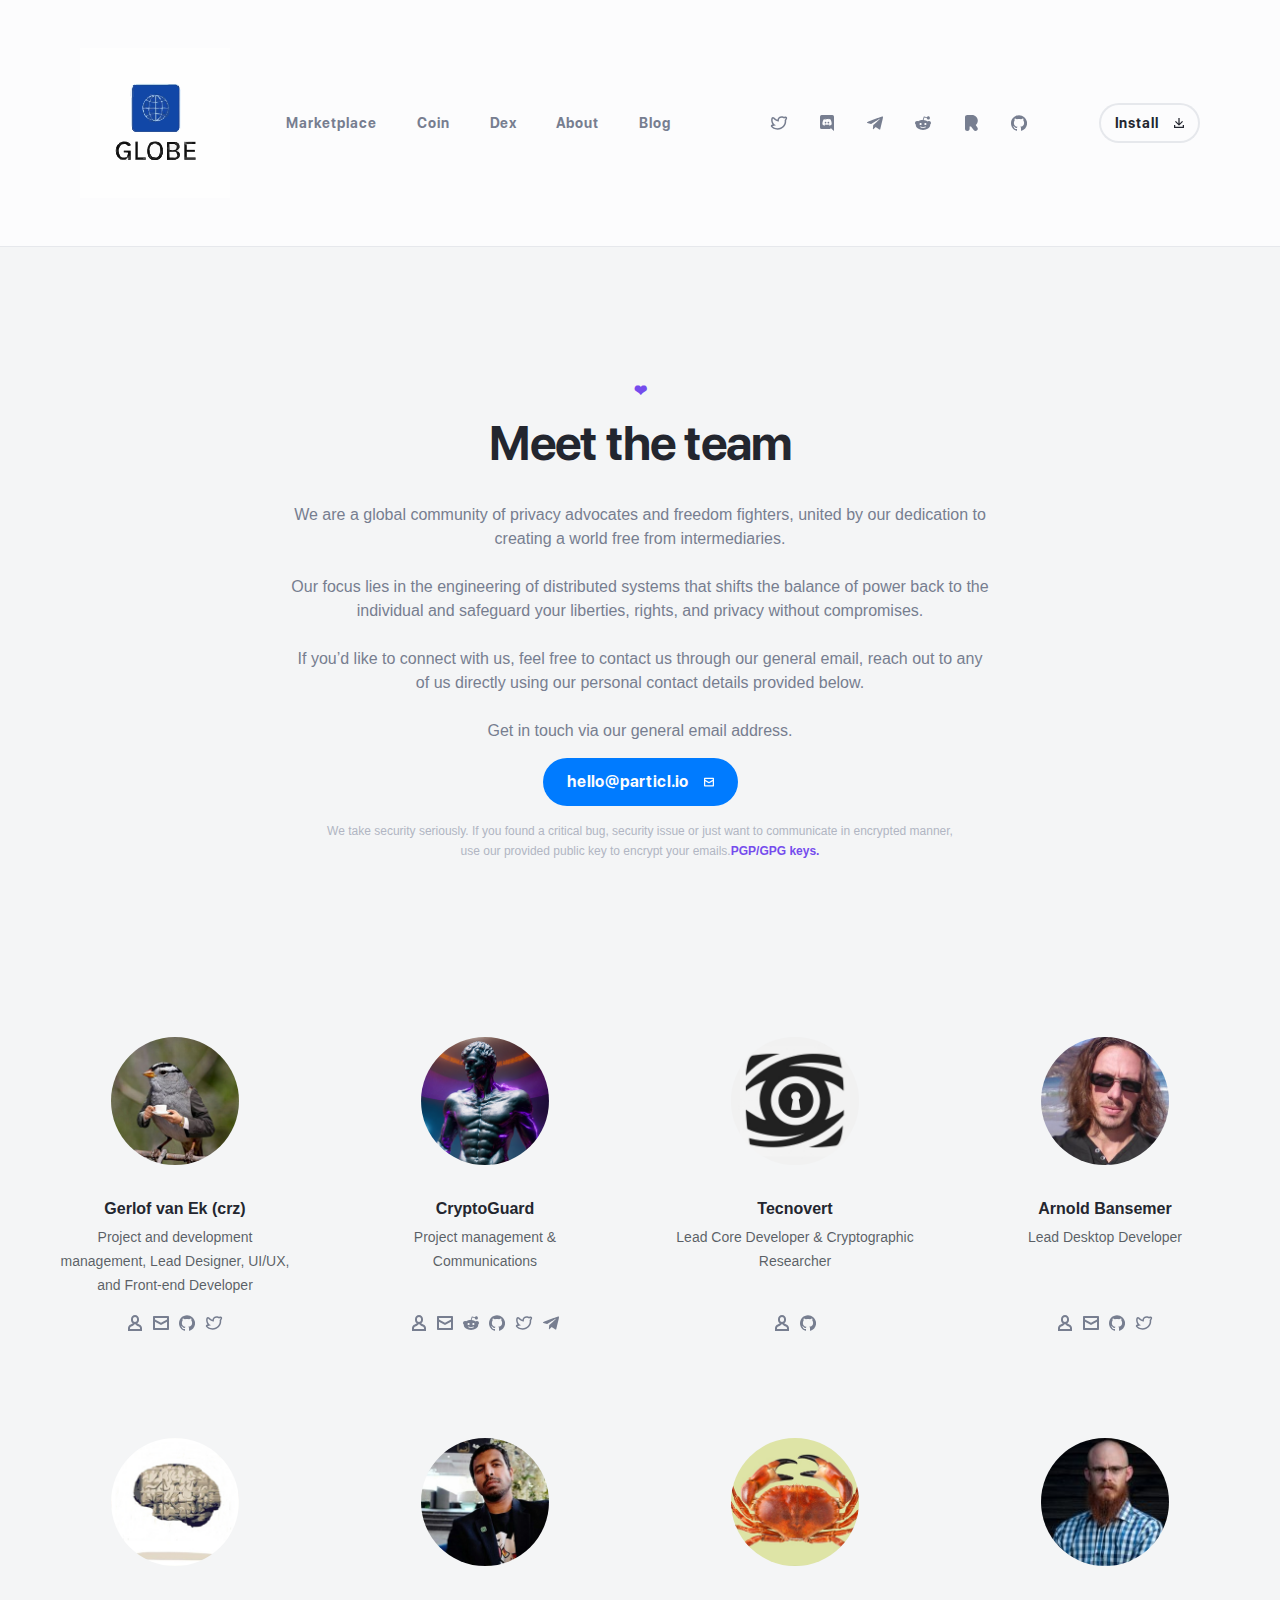
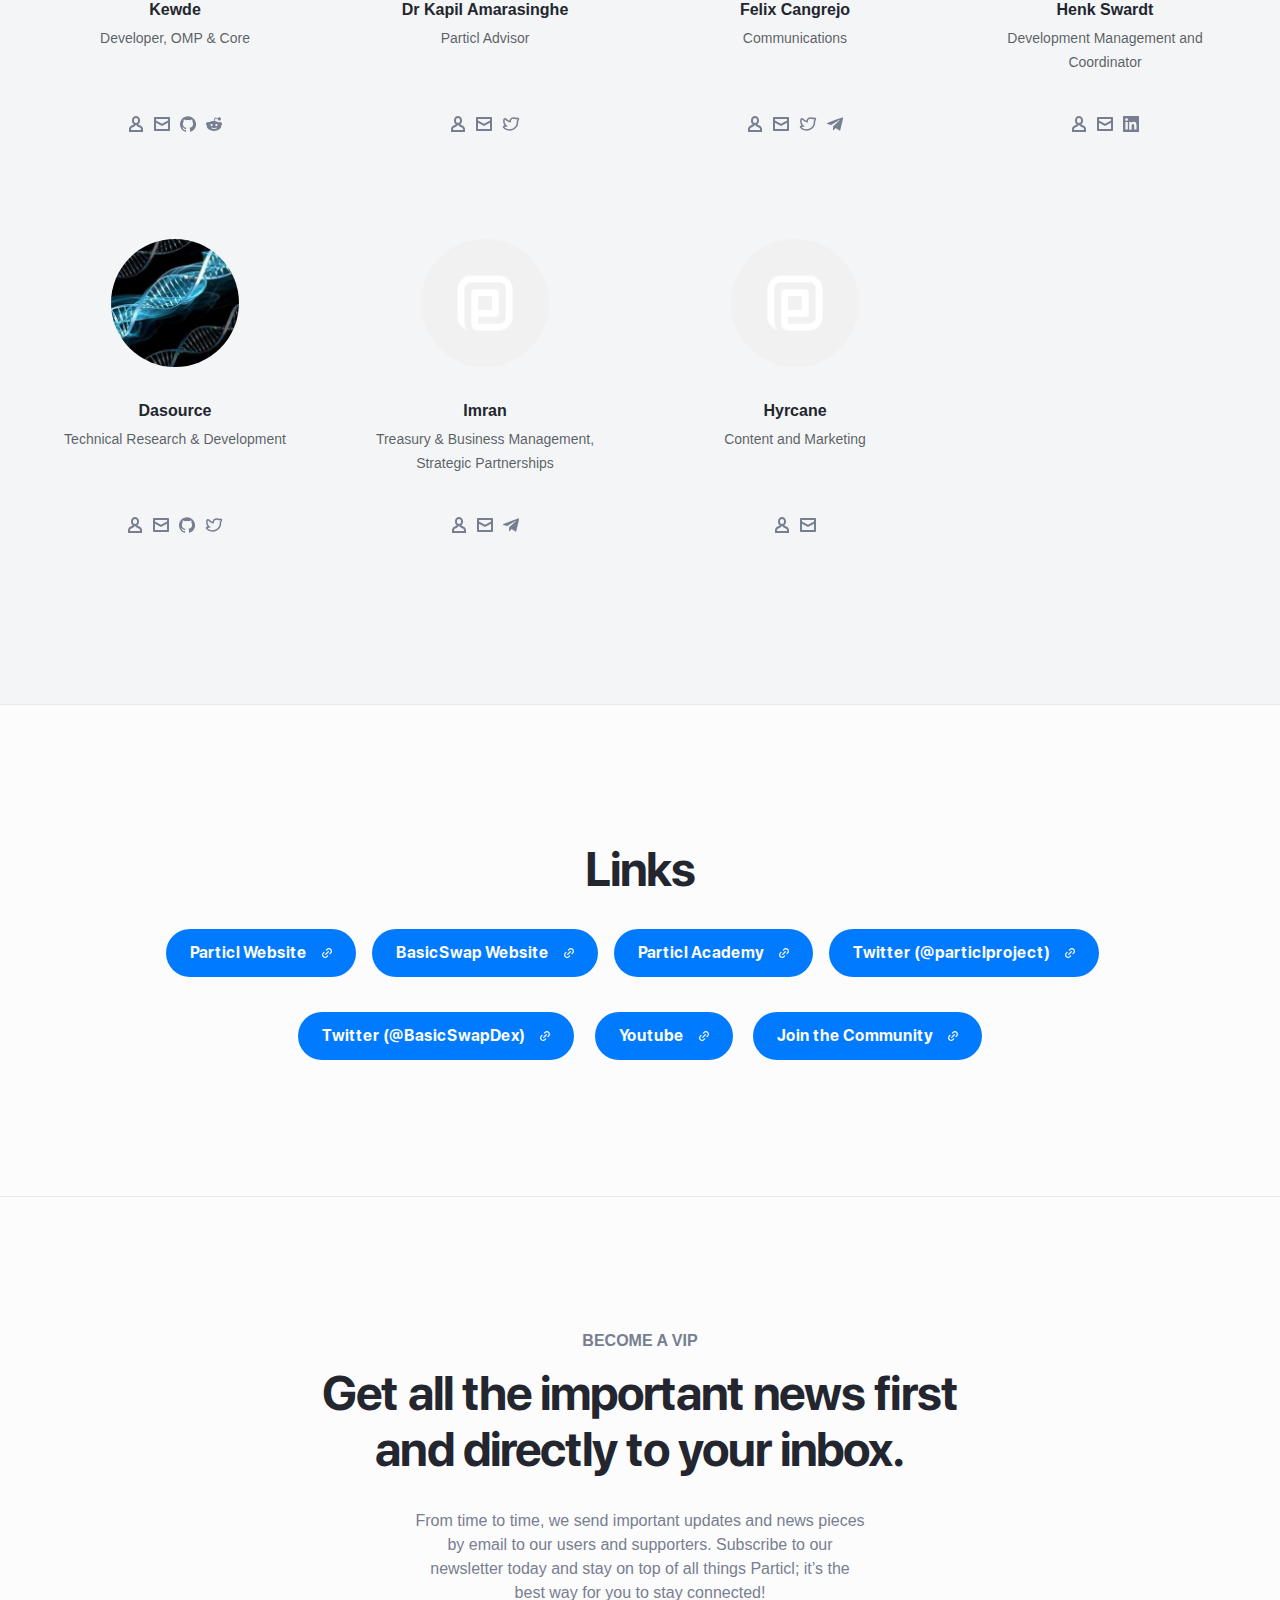
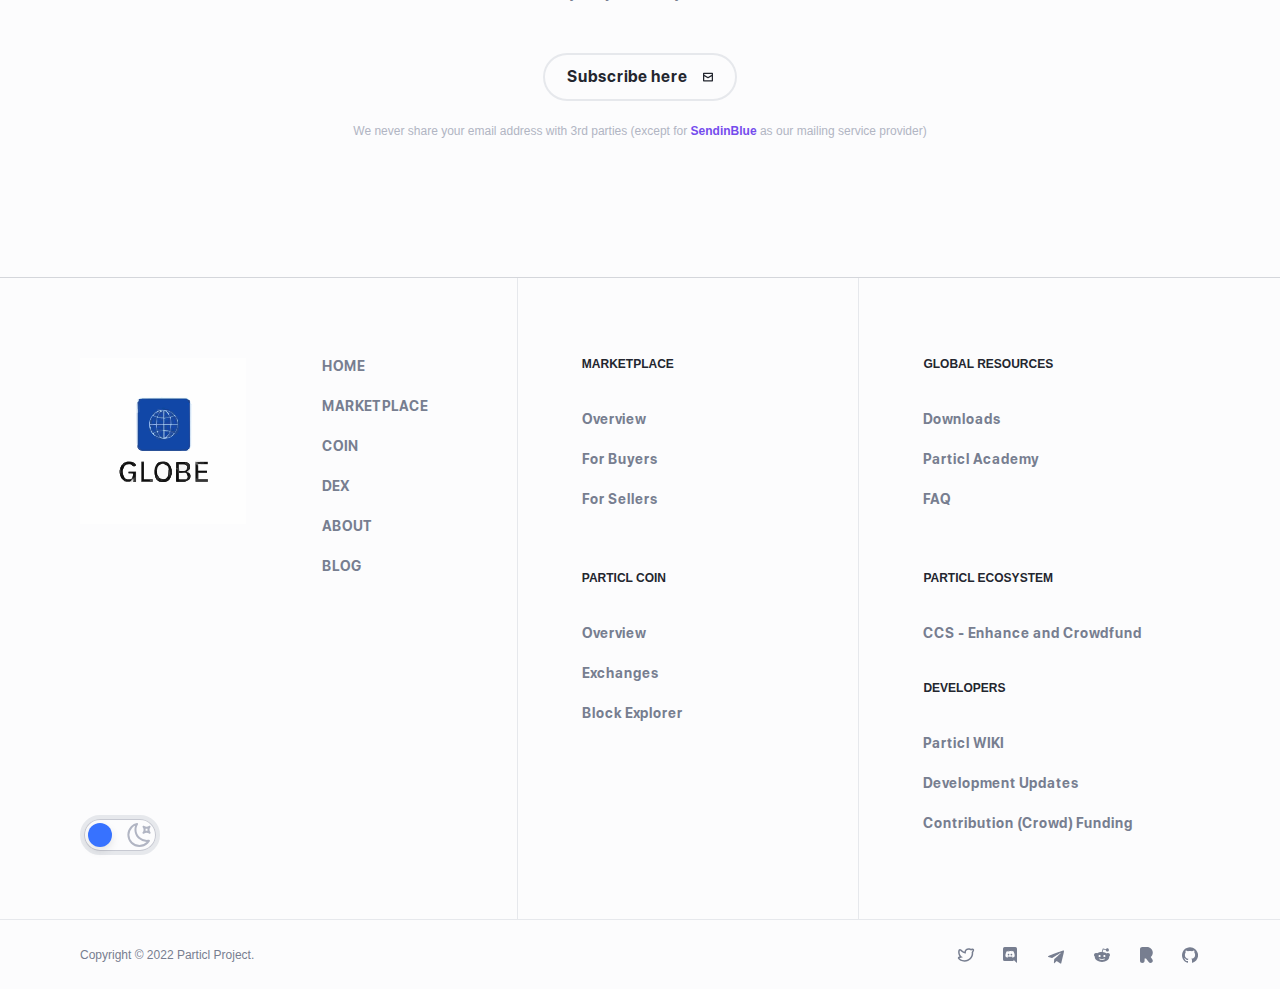
<file: contact.html>
<!DOCTYPE html>
<html lang="en">
  <head>
    <meta charset="utf-8">
    <title>Particl.io - About</title>
    <meta http-equiv="X-UA-Compatible" content="IE=Edge">
    <meta name="viewport" content="width=device-width, initial-scale=1, maximum-scale=1.0, user-scalable=no">
    <meta name="format-detection" content="telephone=no">
    <link rel="apple-touch-icon" sizes="180x180" href="img/apple-touch-icon.png">
    <link rel="icon" type="image/png" sizes="32x32" href="img/favicon-32x32.png">
    <link rel="icon" type="image/png" sizes="16x16" href="img/favicon-16x16.png">
    <link rel="manifest" href="img/site.webmanifest">
    <link rel="mask-icon" href="img/safari-pinned-tab.svg" color="#5bbad5">
    <meta name="msapplication-TileColor" content="#da532c">
    <meta name="theme-color" content="#ffffff">
    <meta name="description" content="Cut off the middleman and live free with apps that respect your rights, freedoms, and privacy. A world of opportunities awaits you!">
    <meta name="twitter:card" content="summary">
    <meta name="twitter:site" content="@particlproject">
    <meta name="twitter:title" content="Apps that respect your rights">
    <meta name="twitter:description" content="Particl.io - Apps that respect your rights">
    <meta name="twitter:creator" content="@particlproject">
    <meta name="twitter:image" content="">
    <meta property="og:title" content="Particl.io - Apps that respect your rights">
    <meta property="og:type" content="Article">
    <meta property="og:url" content="https://particl.io">
    <meta property="og:image" content="">
    <meta property="og:description" content="Cut off the middleman and live free with apps that respect your rights, freedoms, and privacy. A world of opportunities awaits you!">
    <meta property="og:site_name" content="Particl.io - Apps that respect your rights">
    <meta property="fb:admins" content="">
    <link rel="stylesheet" media="all" href="css/app.min.css">
    <script>
      var viewportmeta = document.querySelector('meta[name="viewport"]');
      if (viewportmeta) {
        if (screen.width < 375) {
          var newScale = screen.width / 375;
          viewportmeta.content = 'width=375, minimum-scale=' + newScale + ', maximum-scale=1.0, user-scalable=no, initial-scale=' + newScale + '';
        } else {
          viewportmeta.content = 'width=device-width, maximum-scale=1.0, initial-scale=1.0';
        }
      }
    </script>
  </head>
  <body>
    <script>
      console.log(localStorage.getItem('darkMode'));
      if (localStorage.getItem('darkMode') === "on") {
        document.body.classList.add("dark");
        document.addEventListener("DOMContentLoaded", function() {
          document.querySelector('.js-theme input').checked = true;
        });
      }
    </script>
    <!-- outer-->
    <div class="outer">
      <!-- header-->
      <header class="header js-header">
        <div class="header__center center"><a class="header__logo" href="https://particl.io"><img class="some-icon" src="img/logo-dark.svg" alt="Particl.io"><img class="some-icon-dark" src="img/logo-light.svg" alt="Particl.io"></a>
          <div class="header__wrap js-header-wrap">
            <nav class="header__nav"><a class="header__link" href="marketplace">Marketplace</a><a class="header__link" href="coin">Coin</a><a class="header__link" target="_blank" href="https://basicswapdex.com">Dex</a><a class="header__link" href="about">About</a><a class="header__link" href="https://particl.news" target="_blank">Blog</a></nav>
            <div class="header__group">
              <div class="header__contacts">
                <div class="header__element">
                  <div class="header__subtitle"></div>
                  <div class="header__text"></div>
                </div>
              </div>
              <div class="header__socials"><a class="header__social" href="https://twitter.com/particlproject" target="_blank" title="twitter">
                  <svg class="icon icon-twitter">
                    <use xlink:href="#icon-twitter"></use>
                  </svg></a><a class="header__social" href="https://discord.me/particl" target="_blank" title="Discord">
                  <svg class="icon icon-discord">
                    <use xlink:href="#icon-discord"></use>
                  </svg></a><a class="header__social" href="https://t.me/particltg" target="_blank" title="Telegram">
                  <svg class="icon icon-telegram">
                    <use xlink:href="#icon-telegram"></use>
                  </svg></a><a class="header__social" href="https://www.reddit.com/r/Particl/" target="_blank" title="Reddit">
                  <svg class="icon icon-reddit">
                    <use xlink:href="#icon-reddit"></use>
                  </svg></a><a class="header__social" href="https://riot.im/app/#/room/#particl:matrix.org" target="_blank" title="Riot/Element">
                  <svg class="icon icon-riot">
                    <use xlink:href="#icon-riot"></use>
                  </svg></a><a class="header__social" href="https://github.com/particl" target="_blank" title="Github">
                  <svg class="icon icon-github">
                    <use xlink:href="#icon-github"></use>
                  </svg></a></div><a class="button button-stroke button-small header__button" href="downloads">Install
                <svg class="icon icon-download">
                  <use xlink:href="#icon-download"></use>
                </svg></a>
            </div>
          </div><a class="button button-stroke button-small header__button" href="downloads">Install
            <svg class="icon icon-download">
              <use xlink:href="#icon-download"></use>
            </svg></a>
          <button class="header__burger js-header-burger"></button>
        </div>
      </header>
      <!-- container-->
      <div class="outer__content">
        <div class="section-bg section-border-top team-intro">
          <div class="team-intro__center center">
            <div class="stage"><span>❤</span></div>
            <h2 class="team-intro__title h2">Meet the team</h2>
            <div class="team-intro__text">We are a global community of privacy advocates and freedom fighters, united by our dedication to creating a world free from intermediaries.<br><br>Our focus lies in the engineering of distributed systems that shifts the balance of power back to the individual and safeguard your liberties, rights, and privacy without compromises.<br><br>If you’d like to connect with us, feel free to contact us through our general email, reach out to any of us directly using our personal contact details provided below.
            </div>
            <div class="team-intro__text"><br> Get in touch via our general email address.</div>
            <div class="team-intro__btns"><a class="button team-intro__button" href="mailto:hello@particl.io">hello@particl.io
                <svg class="icon icon-email">
                  <use xlink:href="#icon-email"></use>
                </svg></a></div>
            <div class="team-intro__note"> We take security seriously. If you found a critical bug, security issue or just want to communicate in encrypted manner,<br> use our provided public key to encrypt your emails.<a href="files/core.particl.io_pub.asc">PGP/GPG keys.</a></div>
          </div>

        </div>
        <div class="section-bg">
          <div class="team-list__center center">
            <div class="team-list__info" data-aos="animation-scale-top" data-aos-duration="600"></div>
            <div class="team-list__team">
              <div class="team-list__user">
                <div class="team-list__ava"><img src="img/content/team/gerlof.jpg" alt="Gerlof van Ek"></div>
                <div class="team-list__name">Gerlof van Ek (crz)</div>
                <div class="team-list__post">Project and development management, Lead Designer, UI/UX, and Front-end Developer</div>
                <div class="team-list__socials"><a class="team-list__social" href="" target="_blank" title="Slack/Discord/Element/Forum handle: crz">
                    <svg class="icon icon-handle">
                      <use xlink:href="#icon-handle"></use>
                    </svg></a><a class="team-list__social" href="mailto:gerlof@particl.io" target="_blank" title="email">
                    <svg class="icon icon-email">
                      <use xlink:href="#icon-email"></use>
                    </svg></a><a class="team-list__social" href="https://github.com/gerlofvanek" target="_blank" title="github">
                    <svg class="icon icon-github">
                      <use xlink:href="#icon-github"></use>
                    </svg></a><a class="team-list__social" href="https://twitter.com/gerlof" target="_blank" title="twitter">
                    <svg class="icon icon-twitter">
                      <use xlink:href="#icon-twitter"></use>
                    </svg></a></div>
              </div>
              <div class="team-list__user">
                <div class="team-list__ava"><img src="img/content/team/cryptoguard.jpg" alt="CryptoGuard"></div>
                <div class="team-list__name">CryptoGuard</div>
                <div class="team-list__post">Project management & Communications</div>
                <div class="team-list__socials"><a class="team-list__social" href="" target="_blank" title="Slack/Discord/Element/Forum handle: cryptoguard">
                    <svg class="icon icon-handle">
                      <use xlink:href="#icon-handle"></use>
                    </svg></a><a class="team-list__social" href="mailto:cryptoguard@particl.io" target="_blank" title="email">
                    <svg class="icon icon-email">
                      <use xlink:href="#icon-email"></use>
                    </svg></a><a class="team-list__social" href="https://www.reddit.com/user/CryptoGuard" target="_blank" title="reddit">
                    <svg class="icon icon-reddit">
                      <use xlink:href="#icon-reddit"></use>
                    </svg></a><a class="team-list__social" href="https://github.com/cryptoguard" target="_blank" title="github">
                    <svg class="icon icon-github">
                      <use xlink:href="#icon-github"></use>
                    </svg></a><a class="team-list__social" href="https://twitter.com/crypt0guard" target="_blank" title="twitter">
                    <svg class="icon icon-twitter">
                      <use xlink:href="#icon-twitter"></use>
                    </svg></a><a class="team-list__social" href="https://t.me/Cryptoguard" target="_blank" title="telegram">
                    <svg class="icon icon-telegram">
                      <use xlink:href="#icon-telegram"></use>
                    </svg></a></div>
              </div>
              <div class="team-list__user">
                <div class="team-list__ava"><img src="img/content/team/tecnovert.jpg" alt="Tecnovert"></div>
                <div class="team-list__name">Tecnovert</div>
                <div class="team-list__post">Lead Core Developer & Cryptographic Researcher</div>
                <div class="team-list__socials"><a class="team-list__social" href="" target="_blank" title="Slack/Discord/Element/Forum handle: tecnovert">
                    <svg class="icon icon-handle">
                      <use xlink:href="#icon-handle"></use>
                    </svg></a><a class="team-list__social" href="https://github.com/tecnovert" target="_blank" title="github">
                    <svg class="icon icon-github">
                      <use xlink:href="#icon-github"></use>
                    </svg></a></div>
              </div>
              <div class="team-list__user">
                <div class="team-list__ava"><img src="img/content/team/arnold.jpg" alt="Arnold Bansemer"></div>
                <div class="team-list__name">Arnold Bansemer</div>
                <div class="team-list__post">Lead Desktop Developer</div>
                <div class="team-list__socials"><a class="team-list__social" href="" target="_blank" title="Slack/Discord/Element/Forum handle: ZaSmillingIdiot">
                    <svg class="icon icon-handle">
                      <use xlink:href="#icon-handle"></use>
                    </svg></a><a class="team-list__social" href="mailto:arnold@particl.io" target="_blank" title="email">
                    <svg class="icon icon-email">
                      <use xlink:href="#icon-email"></use>
                    </svg></a><a class="team-list__social" href="https://github.com/zaSmilingIdiot" target="_blank" title="github">
                    <svg class="icon icon-github">
                      <use xlink:href="#icon-github"></use>
                    </svg></a><a class="team-list__social" href="https://twitter.com/zasmilingidiot" target="_blank" title="twitter">
                    <svg class="icon icon-twitter">
                      <use xlink:href="#icon-twitter"></use>
                    </svg></a></div>
              </div>

              <div class="team-list__user">
                <div class="team-list__ava"><img src="img/content/team/kewde.jpg" alt="Kewde"></div>
                <div class="team-list__name">Kewde</div>
                <div class="team-list__post">Developer, OMP & Core</div>
                <div class="team-list__socials"><a class="team-list__social" href="" target="_blank" title="Slack/Discord/Element/Forum handle: kewde">
                    <svg class="icon icon-handle">
                      <use xlink:href="#icon-handle"></use>
                    </svg></a><a class="team-list__social" href="mailto:kewde@particl.io" target="_blank" title="email">
                    <svg class="icon icon-email">
                      <use xlink:href="#icon-email"></use>
                    </svg></a><a class="team-list__social" href="https://github.com/kewde" target="_blank" title="github">
                    <svg class="icon icon-github">
                      <use xlink:href="#icon-github"></use>
                    </svg></a><a class="team-list__social" href="https://reddit.com/u/kewde" target="_blank" title="reddit">
                    <svg class="icon icon-reddit">
                      <use xlink:href="#icon-reddit"></use>
                    </svg></a></div>
              </div>
              <div class="team-list__user">
                <div class="team-list__ava"><img src="img/content/team/drkap.jpg" alt="Arnold Bansemer"></div>
                <div class="team-list__name">Dr Kapil Amarasinghe</div>
                <div class="team-list__post">Particl Advisor</div>
                <div class="team-list__socials"><a class="team-list__social" href="" target="_blank" title="Discord/Element: Joskye">
                    <svg class="icon icon-handle">
                      <use xlink:href="#icon-handle"></use>
                    </svg></a><a class="team-list__social" href="mailto:drkap@artradio.tv" target="_blank" title="email">
                    <svg class="icon icon-email">
                      <use xlink:href="#icon-email"></use>
                    </svg></a><a class="team-list__social" href="https://twitter.com/thegreatestdoc" target="_blank" title="twitter">
                    <svg class="icon icon-twitter">
                      <use xlink:href="#icon-twitter"></use>
                    </svg></a></div>
              </div>   
              <div class="team-list__user">
                <div class="team-list__ava"><img src="img/content/team/felix.jpg" alt="Felix Cangrejo"></div>
                <div class="team-list__name">Felix Cangrejo</div>
                <div class="team-list__post">Communications</div>
                <div class="team-list__socials"><a class="team-list__social" href="" target="_blank" title="Discord/Element/Telegram handle: Cangrejo">
                  <svg class="icon icon-handle">
                      <use xlink:href="#icon-handle"></use>
                    </svg></a><a class="team-list__social" href="mailto:feliz@particl.io" target="_blank" title="email">
                    <svg class="icon icon-email">
                      <use xlink:href="#icon-email"></use>
                    </svg></a><a class="team-list__social" href="https://twitter.com/cangrejo" target="_blank" title="twitter">
                    <svg class="icon icon-twitter">
                      <use xlink:href="#icon-twitter"></use>
                    </svg></a>
                    <a class="team-list__social" href="https://t.me/cangrejo" target="_blank" title="telegram">
                    <svg class="icon icon-telegram">
                      <use xlink:href="#icon-telegram"></use>
                    </svg></a></div>
              </div>       
              <div class="team-list__user">
                <div class="team-list__ava"><img src="img/content/team/henk.jpg" alt="Henk Swardt"></div>
                <div class="team-list__name">Henk Swardt</div>
                <div class="team-list__post">Development Management and Coordinator</div>
                <div class="team-list__socials"><a class="team-list__social" href="" target="_blank" title="Slack/Discord/Element/Forum handle: Pinnocio">
                    <svg class="icon icon-handle">
                      <use xlink:href="#icon-handle"></use>
                    </svg></a><a class="team-list__social" href="mailto:henk@particl.io" target="_blank" title="email">
                    <svg class="icon icon-email">
                      <use xlink:href="#icon-email"></use>
                    </svg></a><a class="team-list__social" href="https://www.linkedin.com/in/hswardt/" target="_blank" title="github">
                    <svg class="icon icon-linkedin">
                      <use xlink:href="#icon-linkedin"></use>
                    </svg></a></div>
              </div>
              <div class="team-list__user">
                <div class="team-list__ava"><img src="img/content/team/dasource.jpg" alt="Dasource"></div>
                <div class="team-list__name">Dasource</div>
                <div class="team-list__post">Technical Research & Development</div>
                <div class="team-list__socials"><a class="team-list__social" href="" target="_blank" title="Slack/Discord/Element/Forum handle: dasource">
                    <svg class="icon icon-handle">
                      <use xlink:href="#icon-handle"></use>
                    </svg></a><a class="team-list__social" href="mailto:shazzy@particl.io" target="_blank" title="email">
                    <svg class="icon icon-email">
                      <use xlink:href="#icon-email"></use>
                    </svg></a><a class="team-list__social" href="https://github.com/dasource" target="_blank" title="github">
                    <svg class="icon icon-github">
                      <use xlink:href="#icon-github"></use>
                    </svg></a><a class="team-list__social" href="https://twitter.com/dasource_" target="_blank" title="twitter">
                    <svg class="icon icon-twitter">
                      <use xlink:href="#icon-twitter"></use>
                    </svg></a></div>
              </div>
              <div class="team-list__user">
                <div class="team-list__ava"><img src="img/content/team/blank-avatar.png" alt="Imran"></div>
                <div class="team-list__name">Imran</div>
                <div class="team-list__post">Treasury & Business Management, Strategic Partnerships</div>
                <div class="team-list__socials"><a class="team-list__social" href="" target="_blank" title="Slack/Discord/Element/Forum handle: imyb">
                    <svg class="icon icon-handle">
                      <use xlink:href="#icon-handle"></use>
                    </svg></a><a class="team-list__social" href="mailto:imran@particl.io" target="_blank" title="email">
                    <svg class="icon icon-email">
                      <use xlink:href="#icon-email"></use>
                    </svg></a><a class="team-list__social" href="https://t.me/imyb_part" target="_blank" title="telegram">
                    <svg class="icon icon-telegram">
                      <use xlink:href="#icon-telegram"></use>
                    </svg></a></div>
              </div>
              <div class="team-list__user">
                <div class="team-list__ava"><img src="img/content/team/blank-avatar.png" alt="Hyrcane"></div>
                <div class="team-list__name">Hyrcane</div>
                <div class="team-list__post">Content and Marketing</div>
                <div class="team-list__socials"><a class="team-list__social" href="" target="_blank" title="Slack/Discord/Element/Forum handle: Hyrcane">
                    <svg class="icon icon-handle">
                      <use xlink:href="#icon-handle"></use>
                    </svg></a><a class="team-list__social" href="mailto:hyrcane@particl.io" target="_blank" title="email">
                    <svg class="icon icon-email">
                      <use xlink:href="#icon-email"></use>
                    </svg></a></div>
              </div>
            </div>
          </div>
        </div>


          <div class="section-border-top newsletter">
          <div class="dive__center center">

            <h2 class="dive__title h2">Links</h2>
            <a class="button dive__button" href="https://particl.io" target="_blank" title="Particl Website">Particl Website
              <svg class="icon icon-link">
                <use xlink:href="#icon-link"></use>
              </svg></a><a class="button dive__button" href="https://basicswapdex.com" target="_blank" title="BasicSwap Website">BasicSwap Website
              <svg class="icon icon-link">
                <use xlink:href="#icon-link"></use>
              </svg></a><a class="button dive__button" href="https://academy.particl.io" target="_blank" title="Particl Academy">Particl Academy
              <svg class="icon icon-link">
                <use xlink:href="#icon-link"></use>
              </svg></a><a class="button dive__button" href="https://twitter.com/particlproject" target="_blank" title="Twitter (@particlproject)">Twitter (@particlproject)
              <svg class="icon icon-link">
                <use xlink:href="#icon-link"></use>
              </svg></a>
              <a class="button dive__button" style="margin-top:35px" href="https://twitter.com/BasicSwapDEX" target="_blank" title="Twitter (@cBasicSwapDex)">Twitter (@BasicSwapDex)
              <svg class="icon icon-link">
                <use xlink:href="#icon-link"></use>
              </svg></a>
              <a class="button dive__button" href="https://youtube.com/c/particl" target="_blank" title="Youtube">Youtube
              <svg class="icon icon-link">
                <use xlink:href="#icon-link"></use>
              </svg></a>
                      <a class="button dive__button" href="https://academy.particl.io/en/latest/intro/intro_useful_links.html" target="_blank" title="All Functions">Join the Community
              <svg class="icon icon-link">
                <use xlink:href="#icon-link"></use>
              </svg></a>                     
          </div>
</div>


        <div class="section-border-top newsletter">
          <div class="newsletter__center center">
            <div class="stage">Become a VIP</div>
            <h2 class="newsletter__title h2">Get all the important news first and directly to your inbox.</h2>
            <div class="newsletter__text">From time to time, we send important updates and news pieces by email to our users and supporters. Subscribe to our newsletter today and stay on top of all things Particl; it’s the best way for you to stay connected!</div><a class="button-stroke newsletter__button" href="https://e716e794.sibforms.com/serve/[base64]" target="_blank">Subscribe here
              <svg class="icon icon-email">
                <use xlink:href="#icon-email"></use>
              </svg></a>
            <div class="newsletter__note">We never share your email address with 3rd parties (except for <a href="https://sendinblue.com" target="_blank">SendinBlue</a> as our mailing service provider)</div>
          </div>
        </div>
      </div>
      <!-- footer-->
      <footer class="footer">
        <div class="footer__body">
          <div class="footer__center center">
            <div class="footer__col">
              <div class="footer__box"><a class="footer__logo" href="https://particl.io"><img class="some-icon" src="img/logo-dark.svg" alt="Particl Project"><img class="some-icon-dark" src="img/logo-light.svg" alt="Particl Project"></a>
                <label class="theme js-theme">
                  <input class="theme__input" type="checkbox"/><span class="theme__inner"><span class="theme__box"></span><span class="theme__icon">
                      <svg class="icon icon-moon">
                        <use xlink:href="#icon-moon"></use>
                      </svg>
                      <svg class="icon icon-sun">
                        <use xlink:href="#icon-sun"></use>
                      </svg></span></span>
                </label>
              </div>
              <div class="footer__item">
                <div class="footer__category"></div>
                <div class="footer__menu"><a class="footer__link" href="index">HOME</a><a class="footer__link" href="marketplace">MARKETPLACE</a><a class="footer__link" href="coin">COIN</a><a class="footer__link link-off" href="javascript:void(0)">DEX</a><a class="footer__link" href="about">ABOUT</a><a class="footer__link" href="https://particl.news" target="_blank">BLOG</a></div>
              </div>
            </div>
            <div class="footer__col">
              <div class="footer__category">marketplace</div>
              <div class="footer__menu"><a class="footer__link" href="marketplace">Overview</a><a class="footer__link" href="buyer">For Buyers</a><a class="footer__link" href="seller">For Sellers</a><!-- a.footer__link(href="#") Help & Support -->
<!-- a.footer__link(href="downloads") Downloads -->
                <div class="footer__category-second">Particl Coin</div>
                <div class="footer__menu"><a class="footer__link" href="coin">Overview</a><a class="footer__link" href="coin#exchanges">Exchanges</a><a class="footer__link" href="https://explorer.particl.io" target="_blank">Block Explorer</a><!-- a.footer__link(href="#") Help & Support -->
<!-- a.footer__link(href="downloads") Downloads -->
                </div>
              </div>
            </div>
            <div class="footer__col">
              <div class="footer__category">Global Resources</div>
              <div class="footer__menu"><a class="footer__link" href="downloads">Downloads</a><a class="footer__link" href="https://academy.particl.io" target="_blank">Particl Academy</a><a class="footer__link" href="https://academy.particl.io/en/latest/faq/faq_mp_general_overview.html" target="_blank">FAQ</a><!--  a.footer__link(href="#") Roadmaps  -->
                <div class="footer__category-second">Particl Ecosystem</div>
                <div class="footer__menu"><a class="footer__link" href="https://ccs.particl.io" target="_blank">CCS - Enhance and Crowdfund</a></div>
                <div class="footer__category-second">Developers</div>
                <div class="footer__menu"><a class="footer__link" href="https://particl.wiki" target="_blank">Particl WIKI</a><a class="footer__link" href="https://particl.news/tag/progress-report" target="_blank">Development Updates</a><!-- a.footer__link(href="#") Bug Bounties  --><a class="footer__link" href="https://ccs.particl.io" target="_blank">Contribution (Crowd) Funding</a><!-- a.footer__link(href="#") Treasury Proposals  --><a class="footer__link" href="#"></a><!-- a.footer__link(href="#") Code Audit  -->
<!-- a.footer__link(href="#") Report Issues  -->
                </div>
              </div>
            </div>
          </div>
        </div>
        <div class="footer__bottom">
          <div class="footer__center center">
            <div class="footer__copyright">Copyright © 2022 Particl Project.</div>
            <div class="footer__socials"><a class="footer__social" href="https://twitter.com/particlproject" target="_blank" title="twitter">
                <svg class="icon icon-twitter">
                  <use xlink:href="#icon-twitter"></use>
                </svg></a><a class="footer__social" href="https://discord.me/particl" target="_blank" title="Discord">
                <svg class="icon icon-discord">
                  <use xlink:href="#icon-discord"></use>
                </svg></a><a class="header__social" href="https://t.me/particltg" target="_blank" title="Telegram">
                <svg class="icon icon-telegram">
                  <use xlink:href="#icon-telegram"></use>
                </svg></a><a class="footer__social" href="https://www.reddit.com/r/Particl/" target="_blank" title="Reddit">
                <svg class="icon icon-reddit">
                  <use xlink:href="#icon-reddit"></use>
                </svg></a><a class="footer__social" href="https://riot.im/app/#/room/#particl:matrix.org" target="_blank" title="Riot/Element">
                <svg class="icon icon-riot">
                  <use xlink:href="#icon-riot"></use>
                </svg></a><a class="footer__social" href="https://github.com/particl" target="_blank" title="Github">
                <svg class="icon icon-github">
                  <use xlink:href="#icon-github"></use>
                </svg></a></div>
          </div>
        </div>
      </footer>
    </div>
    <!-- scripts-->
    <script src="js/lib/jquery.min.js"></script>
    <script src="js/lib/download.js"></script>
    <script src="js/lib/slick.min.js"></script>
    <script src="js/lib/jquery.nice-select.min.js"></script>
    <script src="js/lib/jquery.magnific-popup.min.js"></script>
    <script src="js/lib/aos.js"></script>
    <script src="js/lib/simpleParallax.min.js"></script>
    <script src="js/app.js"></script>
    <!-- svg sprite-->
    <div style="display: none"><svg width="0" height="0">
<symbol xmlns="http://www.w3.org/2000/svg" viewBox="0 0 16 16" id="icon-handle">
<path d="M12.311,9.527c-1.161-0.393-1.85-0.825-2.143-1.175C11.268,7.639,12,6.406,12,5V4c0-2.206-1.794-4-4-4 S4,1.794,4,4v1c0,1.406,0.732,2.639,1.832,3.352C5.54,8.702,4.851,9.134,3.69,9.527C2.081,10.07,1,11.57,1,13.26V16h14v-2.74 C15,11.57,13.919,10.07,12.311,9.527z M6,4c0-1.103,0.897-2,2-2s2,0.897,2,2v1c0,1.103-0.897,2-2,2S6,6.103,6,5V4z M13,14H3v-0.74 c0-0.831,0.534-1.569,1.33-1.838c1.845-0.624,3-1.436,3.452-2.422h0.436c0.452,0.986,1.607,1.798,3.453,2.422 C12.466,11.69,13,12.429,13,13.26V14z"></path>
</symbol>
<symbol xmlns="http://www.w3.org/2000/svg" viewBox="0 0 16 16" id="icon-email">
<path d="M15,1H1C0.448,1,0,1.447,0,2v12c0,0.553,0.448,1,1,1h14c0.552,0,1-0.447,1-1V2C16,1.447,15.552,1,15,1z M14,13H2V6.723l5.504,3.145c0.308,0.176,0.685,0.176,0.992,0L14,6.723V13z M14,4.42L8,7.849L2,4.42V3h12V4.42z"></path>
</symbol>
<symbol xmlns="http://www.w3.org/2000/svg" viewBox="0 0 16 16" id="icon-linkedin">
<path d="M15.3,0H0.7C0.3,0,0,0.3,0,0.7v14.7C0,15.7,0.3,16,0.7,16h14.7c0.4,0,0.7-0.3,0.7-0.7V0.7 C16,0.3,15.7,0,15.3,0z M4.7,13.6H2.4V6h2.4V13.6z M3.6,5C2.8,5,2.2,4.3,2.2,3.6c0-0.8,0.6-1.4,1.4-1.4c0.8,0,1.4,0.6,1.4,1.4 C4.9,4.3,4.3,5,3.6,5z M13.6,13.6h-2.4V9.9c0-0.9,0-2-1.2-2c-1.2,0-1.4,1-1.4,2v3.8H6.2V6h2.3v1h0c0.3-0.6,1.1-1.2,2.2-1.2 c2.4,0,2.8,1.6,2.8,3.6V13.6z"></path>
</symbol>
<symbol xmlns="http://www.w3.org/2000/svg" viewBox="0 0 16 16" id="icon-chart">
<path d="M9,0H7C6.4,0,6,0.4,6,1v14c0,0.6,0.4,1,1,1h2c0.6,0,1-0.4,1-1V1C10,0.4,9.6,0,9,0z M3,10H1c-0.6,0-1,0.4-1,1v4c0,0.6,0.4,1,1,1h2c0.6,0,1-0.4,1-1v-4C4,10.4,3.6,10,3,10z M15,5h-2c-0.6,0-1,0.4-1,1v9c0,0.6,0.4,1,1,1h2c0.6,0,1-0.4,1-1V6C16,5.4,15.6,5,15,5z"></path>
</symbol>
<symbol xmlns="http://www.w3.org/2000/svg" viewBox="0 0 16 16" id="icon-block">
<path d="M8,6.523l6-3.334L8.486.126a1,1,0,0,0-.972,0L2,3.189Z M9,8.255v7.333l5.486-3.048A1,1,0,0,0,15,11.666V4.922Z M7,8.255,1,4.922v6.744a1,1,0,0,0,.514.874L7,15.588Z"></path>
</symbol>
<symbol xmlns="http://www.w3.org/2000/svg" viewBox="0 0 16 16" id="icon-cart">
<path d="M15,3H4.5L4,0.8C3.9,0.3,3.5,0,3,0H0v2h2.2L4,10.2C4.1,10.7,4.5,11,5,11h8c0.4,0,0.8-0.3,0.9-0.7l2-6 C16.1,3.8,15.8,3,15,3z"></path>
<circle cx="5" cy="14" r="2"></circle> <circle cx="13" cy="14" r="2"></circle>
</symbol>
<symbol xmlns="http://www.w3.org/2000/svg" viewBox="0 0 16 16" id="icon-shop">
<path d="M13.9,0.5C13.7,0.2,13.4,0,13,0H3C2.6,0,2.3,0.2,2.1,0.5C0,4.5,0,4.7,0,5c0,1.1,0.9,2,2,2v8c0,0.6,0.4,1,1,1 h10c0.6,0,1-0.4,1-1V7c1.1,0,2-0.9,2-2C16,4.7,16,4.5,13.9,0.5z M10,14v-4H6v4H4V6.7C4.3,6.9,4.6,7,5,7c0.6,0,1.1-0.3,1.5-0.7 C6.9,6.7,7.4,7,8,7s1.1-0.3,1.5-0.7C9.9,6.7,10.4,7,11,7c0.4,0,0.7-0.1,1-0.3V14H10z"></path>
</symbol>
<symbol xmlns="http://www.w3.org/2000/svg" viewBox="0 0 16 16" id="icon-arrow-right">
<path d="M10.39 3.153c.464-.428 1.187-.399 1.615.065l3.692 4c.404.438.404 1.113 0 1.55l-3.692 4c-.428.464-1.151.493-1.615.065s-.493-1.151-.065-1.615l1.922-2.082H1.143C.512 9.136 0 8.624 0 7.993S.512 6.85 1.143 6.85h11.104l-1.922-2.082c-.428-.464-.399-1.187.065-1.615z"></path>
</symbol>
<symbol xmlns="http://www.w3.org/2000/svg" viewBox="0 0 16 16" id="icon-link">
<path d="M11,0C9.7,0,8.4,0.5,7.5,1.5L6.3,2.6C5.9,3,5.9,3.6,6.3,4s1,0.4,1.4,0l1.2-1.2c1.1-1.1,3.1-1.1,4.2,0 C13.7,3.4,14,4.2,14,5s-0.3,1.6-0.9,2.1L12,8.3c-0.4,0.4-0.4,1,0,1.4c0.2,0.2,0.5,0.3,0.7,0.3s0.5-0.1,0.7-0.3l1.2-1.2 C15.5,7.6,16,6.3,16,5s-0.5-2.6-1.5-3.5C13.6,0.5,12.3,0,11,0z M8.3,12l-1.2,1.2c-1.1,1.1-3.1,1.1-4.2,0C2.3,12.6,2,11.8,2,11s0.3-1.6,0.9-2.1L4,7.7c0.4-0.4,0.4-1,0-1.4 s-1-0.4-1.4,0L1.5,7.5C0.5,8.4,0,9.7,0,11s0.5,2.6,1.5,3.5C2.4,15.5,3.7,16,5,16s2.6-0.5,3.5-1.5l1.2-1.2c0.4-0.4,0.4-1,0-1.4 S8.7,11.6,8.3,12z M9.4,5.2L5.2,9.4c-0.4,0.4-0.4,1,0,1.4c0.2,0.2,0.5,0.3,0.7,0.3s0.5-0.1,0.7-0.3l4.2-4.2 c0.4-0.4,0.4-1,0-1.4C10.4,4.8,9.8,4.8,9.4,5.2z"></path>
</symbol>
<symbol xmlns="http://www.w3.org/2000/svg" viewBox="0 0 16 16" id="icon-arrow-bottom">
<path d="M15.039 3.961c-.653-.653-1.713-.653-2.366 0L8 8.634 3.327 3.961c-.653-.653-1.713-.653-2.366 0s-.653 1.713 0 2.366l5.856 5.856c.653.653 1.713.653 2.366 0l5.856-5.856c.653-.653.653-1.713 0-2.366z"></path>
</symbol>
<symbol xmlns="http://www.w3.org/2000/svg" viewBox="0 0 16 16" id="icon-arrow-right-empty">
<path d="M5.551 15.665l-.1.089c-.449.355-1.102.326-1.517-.089-.446-.446-.446-1.17 0-1.616h0l6.048-6.05-6.048-6.048-.089-.1C3.491 1.403 3.52.749 3.935.335c.446-.446 1.17-.446 1.616 0h0l6.857 6.857.089.1c.355.449.326 1.102-.089 1.517h0l-6.857 6.857z"></path>
</symbol>
<symbol xmlns="http://www.w3.org/2000/svg" viewBox="0 0 16 16" id="icon-arrow-down">
<path d="M12.833 10.39c.428.464.399 1.187-.065 1.615l-4 3.692c-.438.404-1.113.404-1.55 0l-4-3.692c-.464-.428-.493-1.151-.065-1.615s1.151-.493 1.615-.065l2.082 1.922V1.143C6.85.512 7.362 0 7.993 0s1.143.512 1.143 1.143v11.104l2.082-1.922c.464-.428 1.187-.399 1.615.065z"></path>
</symbol>
<symbol xmlns="http://www.w3.org/2000/svg" viewBox="0 0 16 16" id="icon-arrow-prev">
<path d="M5.61 13.697c-.464.428-1.187.399-1.615-.065l-3.692-4c-.404-.438-.404-1.113 0-1.55l3.692-4c.428-.464 1.151-.493 1.615-.065s.493 1.151.065 1.615L3.753 7.714h11.104c.631 0 1.143.512 1.143 1.143S15.488 10 14.857 10H3.753l1.922 2.082c.428.464.399 1.187-.065 1.615z"></path>
</symbol>
<symbol xmlns="http://www.w3.org/2000/svg" viewBox="0 0 16 16" id="icon-arrow-next">
<path d="M10.39 3.303c.464-.428 1.187-.399 1.615.065l3.692 4c.404.438.404 1.113 0 1.55l-3.692 4c-.428.464-1.151.493-1.615.065s-.493-1.151-.065-1.615l1.922-2.082H1.143C.512 9.286 0 8.774 0 8.143S.512 7 1.143 7h11.104l-1.922-2.082c-.428-.464-.399-1.187.065-1.615z"></path>
</symbol>
<symbol xmlns="http://www.w3.org/2000/svg" viewBox="0 0 16 16" id="icon-instagram">
<path d="M11.2 0A4.8 4.8 0 0 1 16 4.8h0v6.4a4.8 4.8 0 0 1-4.8 4.8h0-6.4A4.8 4.8 0 0 1 0 11.2h0V4.8A4.8 4.8 0 0 1 4.8 0h0zm0 1.6H4.8a3.2 3.2 0 0 0-3.2 3.2v6.4a3.2 3.2 0 0 0 3.2 3.2h6.4a3.2 3.2 0 0 0 3.2-3.2V4.8a3.2 3.2 0 0 0-3.2-3.2zM8 4a4 4 0 1 1 0 8 4 4 0 1 1 0-8zm0 1.6a2.4 2.4 0 0 0 0 4.8 2.4 2.4 0 0 0 0-4.8zm4-2.4a.8.8 0 1 1 0 1.6.8.8 0 1 1 0-1.6z"></path>
</symbol>
<symbol xmlns="http://www.w3.org/2000/svg" viewBox="0 0 16 16" id="icon-facebook">
<path d="M7.967.017a8 8 0 1 1 0 16 8 8 0 1 1 0-16zm0 1.6a6.4 6.4 0 0 0-6.4 6.4c0 2.982 2.039 5.487 4.799 6.198l.001-4.598h-.8a.8.8 0 1 1 0-1.6h.8v-1.6a2.4 2.4 0 0 1 2.4-2.4h.8a.8.8 0 1 1 0 1.6h0-.8a.8.8 0 0 0-.8.8h0v1.6h1.6a.8.8 0 1 1 0 1.6h0-1.6v4.8a6.4 6.4 0 0 0 0-12.8z"></path>
</symbol>
<symbol xmlns="http://www.w3.org/2000/svg" viewBox="0 0 16 16" id="icon-twitter">
<path d="M2.121 9.233C1.018 9.236.306 10.492.986 11.444c.973 1.363 2.737 2.456 5.681 2.456 4.563 0 8.226-3.719 7.714-8.113l.751-1.503c.521-1.042-.384-2.227-1.527-1.999l-.993.198c-.263-.139-.535-.244-.768-.32-.454-.148-1.003-.265-1.511-.265-.913 0-1.701.234-2.327.704-.619.464-.968 1.075-1.159 1.635-.088.258-.147.518-.185.766-.354-.111-.715-.261-1.069-.445-.802-.415-1.451-.942-1.817-1.404-.614-.775-1.915-.717-2.371.29-.643 1.42-.467 3.102.111 4.462a6.57 6.57 0 0 0 .754 1.324l-.151.001zm4.546 3.333c-2.576 0-3.907-.933-4.596-1.898-.031-.043 0-.102.054-.103.701-.002 2.139-.035 3.087-.59.049-.029.038-.101-.016-.119-2.211-.743-3.467-3.891-2.575-5.86.02-.045.081-.051.112-.012C3.752 5.271 5.98 6.531 7.919 6.566c.042.001.074-.037.067-.079-.078-.507-.376-3.254 2.347-3.254.65 0 1.618.317 1.974.642a.07.07 0 0 0 .061.017l1.498-.3c.054-.011.098.046.073.095l-.929 1.858c-.006.013-.008.028-.006.042.651 3.658-2.345 6.978-6.337 6.978z"></path>
</symbol>
<symbol xmlns="http://www.w3.org/2000/svg" viewBox="0 0 16 16" id="icon-discord">
<path d="M6.552,6.712a.891.891,0,0,0,0,1.776A.852.852,0,0,0,7.368,7.6.847.847,0,0,0,6.552,6.712Zm2.92,0a.891.891,0,1,0,.816.888A.852.852,0,0,0,9.472,6.712Z M13.36,0H2.64A1.644,1.644,0,0,0,1,1.648V12.464a1.644,1.644,0,0,0,1.64,1.648h9.072l-.424-1.48,1.024.952.968.9L15,16V1.648A1.644,1.644,0,0,0,13.36,0ZM10.272,10.448S9.984,10.1,9.744,9.8a2.524,2.524,0,0,0,1.448-.952,4.578,4.578,0,0,1-.92.472,5.265,5.265,0,0,1-1.16.344A5.6,5.6,0,0,1,7.04,9.656a6.716,6.716,0,0,1-1.176-.344,4.683,4.683,0,0,1-.912-.472,2.488,2.488,0,0,0,1.4.944c-.24.3-.536.664-.536.664a2.9,2.9,0,0,1-2.44-1.216A10.713,10.713,0,0,1,4.528,4.568a3.956,3.956,0,0,1,2.248-.84l.08.1a5.4,5.4,0,0,0-2.1,1.048s.176-.1.472-.232a6.008,6.008,0,0,1,1.816-.5.788.788,0,0,1,.136-.016A6.769,6.769,0,0,1,8.792,4.1a6.521,6.521,0,0,1,2.408.768A5.324,5.324,0,0,0,9.208,3.856l.112-.128a3.956,3.956,0,0,1,2.248.84A10.713,10.713,0,0,1,12.72,9.232,2.924,2.924,0,0,1,10.272,10.448Z"></path>
</symbol>
<symbol xmlns="http://www.w3.org/2000/svg" viewBox="0 0 16 16" id="icon-github">
<path d="M8,0.2c-4.4,0-8,3.6-8,8c0,3.5,2.3,6.5,5.5,7.6 C5.9,15.9,6,15.6,6,15.4c0-0.2,0-0.7,0-1.4C3.8,14.5,3.3,13,3.3,13c-0.4-0.9-0.9-1.2-0.9-1.2c-0.7-0.5,0.1-0.5,0.1-0.5 c0.8,0.1,1.2,0.8,1.2,0.8C4.4,13.4,5.6,13,6,12.8c0.1-0.5,0.3-0.9,0.5-1.1c-1.8-0.2-3.6-0.9-3.6-4c0-0.9,0.3-1.6,0.8-2.1 c-0.1-0.2-0.4-1,0.1-2.1c0,0,0.7-0.2,2.2,0.8c0.6-0.2,1.3-0.3,2-0.3c0.7,0,1.4,0.1,2,0.3c1.5-1,2.2-0.8,2.2-0.8 c0.4,1.1,0.2,1.9,0.1,2.1c0.5,0.6,0.8,1.3,0.8,2.1c0,3.1-1.9,3.7-3.7,3.9C9.7,12,10,12.5,10,13.2c0,1.1,0,1.9,0,2.2 c0,0.2,0.1,0.5,0.6,0.4c3.2-1.1,5.5-4.1,5.5-7.6C16,3.8,12.4,0.2,8,0.2z"></path>
</symbol>
<symbol xmlns="http://www.w3.org/2000/svg" viewBox="0 0 16 16" id="icon-telegram">
<path d="M15.968,1.684a.338.338,0,0,0-.232-.253,1.192,1.192,0,0,0-.63.045S1.087,6.514.286,7.072c-.172.121-.23.19-.259.272-.138.4.293.573.293.573L3.933,9.094a.388.388,0,0,0,.183-.011c.822-.519,8.27-5.222,8.7-5.38.068-.02.118,0,.1.049-.172.6-6.606,6.319-6.641,6.354a.138.138,0,0,0-.049.118l-.337,3.528s-.142,1.1.956,0c.779-.779,1.527-1.425,1.9-1.738,1.242.858,2.579,1.806,3.156,2.3a1,1,0,0,0,.732.283.825.825,0,0,0,.7-.622S15.894,3.7,15.979,2.317C15.987,2.182,16,2.1,16,2A1.177,1.177,0,0,0,15.968,1.684Z"></path>
</symbol>
<symbol xmlns="http://www.w3.org/2000/svg" viewBox="0 0 16 16" id="icon-reddit">
<path d="M16,7.9c0-1.1-0.9-1.9-1.9-1.9c-0.5,0-0.9,0.2-1.2,0.4c-1.2-0.7-2.7-1.2-4.3-1.3l0.8-2.6L11.7,3 c0.1,0.8,0.8,1.5,1.6,1.5c0.9,0,1.6-0.7,1.6-1.6c0-0.9-0.7-1.6-1.6-1.6c-0.6,0-1.2,0.4-1.4,0.9L9.2,1.5C9,1.5,8.8,1.6,8.7,1.8 l-1,3.3C6,5.1,4.4,5.6,3.1,6.3C2.8,6.1,2.4,5.9,1.9,5.9C0.9,5.9,0,6.8,0,7.9c0,0.7,0.3,1.2,0.8,1.6c0,0.2,0,0.3,0,0.5 c0,1.3,0.8,2.6,2.2,3.5c1.3,0.9,3.1,1.4,5,1.4c1.9,0,3.7-0.5,5-1.4c1.4-0.9,2.2-2.1,2.2-3.5c0-0.1,0-0.3,0-0.4 C15.6,9.1,16,8.5,16,7.9z M4.5,9c0-0.6,0.5-1.1,1.1-1.1c0.6,0,1.1,0.5,1.1,1.1s-0.5,1.1-1.1,1.1C5,10.1,4.5,9.6,4.5,9z M10.6,12.2 c-0.6,0.6-1.4,0.8-2.6,0.8c0,0,0,0,0,0c0,0,0,0,0,0c-1.2,0-2.1-0.3-2.6-0.8c-0.2-0.2-0.2-0.4,0-0.6c0.2-0.2,0.4-0.2,0.6,0 c0.4,0.4,1,0.6,2,0.6c0,0,0,0,0,0c0,0,0,0,0,0c1,0,1.6-0.2,2-0.6c0.2-0.2,0.4-0.2,0.6,0C10.8,11.8,10.8,12.1,10.6,12.2z M10.4,10.1 c-0.6,0-1.1-0.5-1.1-1.1c0-0.6,0.5-1.1,1.1-1.1c0.6,0,1.1,0.5,1.1,1.1C11.5,9.6,11,10.1,10.4,10.1z"></path>
</symbol>
<symbol xmlns="http://www.w3.org/2000/svg" viewBox="0 0 16 16" id="icon-riot">
<path d="M12.7 10.1l1.7 2.3c.7 1 .5 2.4-.5 3.1-1.1.7-2.5.5-3.2-.6L8 11.4H6.6v2.3c0 1.3-1 2.3-2.3 2.3C3 16 2 15 2 13.7V2.3C1.9 1 3 0 4.3 0H9c3.2 0 5.8 2.6 5.8 5.7-.1 1.8-.9 3.3-2.1 4.4z"></path>
</symbol>
<symbol xmlns="http://www.w3.org/2000/svg" viewBox="0 0 16 16" id="icon-download">
<path d="M8,12c0.3,0,0.5-0.1,0.7-0.3L14.4,6L13,4.6l-4,4V0H7v8.6l-4-4L1.6,6l5.7,5.7C7.5,11.9,7.7,12,8,12z M14,14H2v-3H0v4c0,0.6,0.4,1,1,1h14c0.6,0,1-0.4,1-1v-4h-2V14z"></path>
</symbol>
<symbol xmlns="http://www.w3.org/2000/svg" viewBox="0 0 16 16" id="icon-play">
<path d="M1.509 2.463c0-1.71 1.876-2.755 3.33-1.855l8.945 5.538c1.378.853 1.378 2.857 0 3.711l-8.945 5.538c-1.454.899-3.33-.147-3.33-1.856V2.463z"></path>
</symbol>
<symbol xmlns="http://www.w3.org/2000/svg" viewBox="0 0 16 16" id="icon-info">
<path d="M8 0a1.6 1.6 0 1 0 0 3.2A1.6 1.6 0 1 0 8 0zm0 6.4A1.6 1.6 0 0 0 6.4 8v6.4a1.6 1.6 0 1 0 3.2 0V8A1.6 1.6 0 0 0 8 6.4z"></path>
</symbol>
<symbol xmlns="http://www.w3.org/2000/svg" viewBox="0 0 16 16" id="icon-check">
<path d="M14.049 2.635c.446-.446 1.17-.446 1.616 0 .412.412.444 1.06.095 1.509l-.095.108-9.143 9.143c-.412.412-1.06.444-1.509.095l-.108-.095L.335 8.822c-.446-.446-.446-1.17 0-1.616.412-.412 1.06-.444 1.509-.095l.108.095 3.763 3.762 8.335-8.334z"></path>
</symbol>
<symbol xmlns="http://www.w3.org/2000/svg" viewBox="0 0 16 16" id="icon-download">
<path d="M10.943 5.887l1.395.107c1.08.114 1.941.88 2.07 2.011.074.645.133 1.575.133 2.905l-.133 2.905c-.129 1.13-.988 1.897-2.069 2.011-.859.091-2.227.175-4.344.175s-3.485-.085-4.344-.175c-1.08-.114-1.939-.88-2.069-2.011-.074-.645-.133-1.575-.133-2.905l.133-2.905c.129-1.131.99-1.897 2.07-2.011l1.395-.107c.401-.021.744.286.765.688s-.286.744-.688.765l-1.32.101c-.455.048-.731.327-.777.729-.066.577-.123 1.451-.123 2.74l.123 2.74c.046.403.322.681.776.729.796.084 2.111.167 4.191.167l4.191-.167c.454-.048.73-.327.776-.729.066-.577.123-1.451.123-2.74l-.123-2.74c-.046-.402-.322-.682-.777-.729l-1.32-.101c-.401-.021-.709-.364-.688-.765s.364-.709.765-.688zM8.51.213l2.545 2.545a.73.73 0 0 1 0 1.029c-.284.284-.745.284-1.029 0L8.723 2.483v6.972c0 .402-.326.727-.727.727s-.727-.326-.727-.727V2.483L5.964 3.787c-.284.284-.745.284-1.029 0s-.284-.745 0-1.029L7.481.213c.284-.284.745-.284 1.029 0z"></path>
</symbol>
<symbol xmlns="http://www.w3.org/2000/svg" viewBox="0 0 16 16" id="icon-calendar">
<path d="M11.999 0a.8.8 0 0 1 .8.8h0l-.001.799.802.001a2.4 2.4 0 0 1 2.394 2.236L16 4v9.6a2.4 2.4 0 0 1-2.4 2.4h0H2.4A2.4 2.4 0 0 1 0 13.6h0V4a2.4 2.4 0 0 1 2.4-2.4h0l.798-.001L3.199.8a.8.8 0 0 1 .7-.794l.1-.006a.8.8 0 0 1 .8.8h0l-.001.799h6.4L11.199.8a.8.8 0 0 1 .7-.794zM13.6 3.2l-.802-.001.001.801a.8.8 0 0 1-.7.794l-.1.006a.8.8 0 0 1-.8-.8h0l-.001-.801h-6.4L4.799 4a.8.8 0 0 1-.7.794l-.1.006a.8.8 0 0 1-.8-.8h0l-.001-.801L2.4 3.2a.8.8 0 0 0-.8.8v9.6a.8.8 0 0 0 .8.8h11.2a.8.8 0 0 0 .8-.8V4a.8.8 0 0 0-.8-.8zm-4.801 8a.8.8 0 1 1 0 1.6h0-4.8a.8.8 0 1 1 0-1.6h0zm3.2-3.2a.8.8 0 1 1 0 1.6h0-5.6a.8.8 0 1 1 0-1.6h0z"></path>
</symbol>
<symbol xmlns="http://www.w3.org/2000/svg" viewBox="0 0 16 16" id="icon-scoreboard">
<path d="M13.333 2.65C14.806 2.65 16 3.844 16 5.317h0v5.333c0 1.473-1.194 2.667-2.667 2.667h0H2.667C1.194 13.317 0 12.123 0 10.65h0V5.317C0 3.844 1.194 2.65 2.667 2.65h0zm0 1.333H2.667c-.736 0-1.333.597-1.333 1.333v5.333c0 .736.597 1.333 1.333 1.333h10.667c.736 0 1.333-.597 1.333-1.333V5.317c0-.736-.597-1.333-1.333-1.333zm-1 1.333a1 1 0 0 1 1 1V7.65a1 1 0 0 1-1 1h-1v.667h1.333c.368 0 .667.298.667.667s-.298.667-.667.667H11a1 1 0 0 1-1-1V8.317a1 1 0 0 1 1-1h1V6.65h-1.333c-.368 0-.667-.298-.667-.667s.298-.667.667-.667h1.667zm-7.666 0c.368 0 .667.298.667.667v3.333c.368 0 .667.298.667.667s-.298.667-.667.667H4.001c-.368 0-.667-.298-.667-.667s.298-.667.667-.667V6.65c-.368 0-.667-.298-.667-.667s.298-.667.667-.667h.667zM8.001 8.65c.368 0 .667.298.667.667s-.298.667-.667.667-.667-.298-.667-.667.298-.667.667-.667zm0-2.667c.368 0 .667.298.667.667s-.298.667-.667.667-.667-.298-.667-.667.298-.667.667-.667z"></path>
</symbol>
<symbol xmlns="http://www.w3.org/2000/svg" viewBox="0 0 16 16" id="icon-clock">
<path d="M8 0a8 8 0 1 1 0 16A8 8 0 1 1 8 0zm0 1.6a6.4 6.4 0 0 0 0 12.8A6.4 6.4 0 1 0 8 1.6zm0 1.6a.8.8 0 0 1 .8.8v3.669l1.766 1.766a.8.8 0 0 1-1.131 1.131l-2-2A.8.8 0 0 1 7.2 8V4a.8.8 0 0 1 .8-.8z"></path>
</symbol>
<symbol xmlns="http://www.w3.org/2000/svg" viewBox="0 0 16 16" id="icon-candlesticks">
<path d="M7.833 4.409c.402 0 .727.326.727.727h0l.001 1.579c.846.3 1.453 1.108 1.453 2.057h0v2.182c0 .949-.606 1.757-1.453 2.057l-.001.852c0 .402-.326.727-.727.727s-.727-.326-.727-.727h0l-.001-.851c-.847-.299-1.455-1.107-1.455-2.057h0V8.772c0-.95.607-1.758 1.455-2.057l.001-1.578c0-.402.326-.727.727-.727zM2.015 1.5c.402 0 .727.326.727.727h0v.852c.847.3 1.454 1.108 1.454 2.057h0V6.59c0 .95-.607 1.757-1.454 2.057v3.76c0 .402-.326.727-.727.727s-.727-.326-.727-.727h0v-3.76C.44 8.349-.168 7.54-.168 6.59h0V5.136c0-.95.608-1.759 1.455-2.058v-.851c0-.402.326-.727.727-.727zm11.634 0c.402 0 .727.326.727.727h0v.851c.848.299 1.456 1.107 1.456 2.058h0v3.636c0 .951-.608 1.759-1.456 2.058v1.578c0 .402-.326.727-.727.727s-.727-.326-.727-.727h0l.001-1.579c-.846-.3-1.453-1.108-1.453-2.057h0V5.136c0-.949.606-1.757 1.453-2.057l-.001-.852c0-.402.326-.727.727-.727zM7.832 8.045c-.402 0-.727.326-.727.727v2.182c0 .402.326.727.727.727s.727-.326.727-.727V8.772c0-.402-.326-.727-.727-.727zm5.819-3.636c-.402 0-.727.326-.727.727v3.636c0 .402.326.727.727.727s.727-.326.727-.727V5.136c0-.402-.326-.727-.727-.727zm-11.637 0c-.402 0-.727.326-.727.727V6.59c0 .402.326.727.727.727s.727-.326.727-.727V5.136c0-.402-.326-.727-.727-.727z"></path>
</symbol>
<symbol xmlns="http://www.w3.org/2000/svg" viewBox="0 0 16 16" id="icon-lock">
<path d="M7.995 0c2.008 0 3.636 1.628 3.636 3.636v2.306c1.532.176 2.716 1.396 2.828 2.951l.081 2.015-.081 2.015c-.117 1.612-1.384 2.863-2.997 2.966L7.995 16a54.94 54.94 0 0 1-3.468-.11c-1.613-.103-2.88-1.354-2.997-2.966l-.081-2.015.081-2.015c.117-1.612 1.384-2.863 2.997-2.966l-.168.014V3.636C4.359 1.628 5.987 0 7.995 0zm0 7.273l-3.376.107a1.73 1.73 0 0 0-1.638 1.619l-.077 1.911.077 1.911a1.73 1.73 0 0 0 1.638 1.619l3.376.107 3.376-.107a1.73 1.73 0 0 0 1.638-1.619l.077-1.911-.077-1.911a1.73 1.73 0 0 0-1.638-1.619l-3.376-.107zm0 1.455c.803 0 1.455.651 1.455 1.455 0 .538-.293 1.008-.727 1.26h0v.922c0 .402-.326.727-.727.727s-.727-.326-.727-.727h0v-.922c-.435-.251-.727-.722-.727-1.26 0-.803.651-1.455 1.455-1.455zm0-7.273a2.18 2.18 0 0 0-2.182 2.182l-.002 2.225 2.184-.043 2.184.043-.002-2.225a2.18 2.18 0 0 0-2.182-2.182z"></path>
</symbol>
<symbol xmlns="http://www.w3.org/2000/svg" viewBox="0 0 16 16" id="icon-user">
<path d="M7.995 0c2.41 0 4.364 1.954 4.364 4.364 0 1.347-.61 2.551-1.569 3.351l-.145.116c2.295 1.017 3.896 3.315 3.896 5.987v1.454c0 .402-.326.727-.727.727s-.727-.326-.727-.727v-1.454a5.09 5.09 0 1 0-10.182 0v1.454c0 .402-.326.727-.727.727s-.727-.326-.727-.727v-1.454c0-2.672 1.601-4.971 3.897-5.987-1.043-.797-1.715-2.054-1.715-3.467C3.632 1.954 5.585 0 7.995 0zm0 1.455a2.91 2.91 0 0 0-2.909 2.909 2.91 2.91 0 0 0 2.909 2.909 2.91 2.91 0 0 0 2.909-2.909 2.91 2.91 0 0 0-2.909-2.909z"></path>
</symbol>
<symbol xmlns="http://www.w3.org/2000/svg" viewBox="0 0 16 16" id="icon-button-play">
<path d="M8 1.45c1.87 0 3.473.134 4.694.286a3.5 3.5 0 0 1 3.058 3.013c.136.965.248 2.106.248 3.246a23.73 23.73 0 0 1-.248 3.246 3.5 3.5 0 0 1-3.058 3.013A38.07 38.07 0 0 1 8 14.541a38.07 38.07 0 0 1-4.694-.286 3.5 3.5 0 0 1-3.058-3.013C.112 10.276 0 9.136 0 7.995s.112-2.281.248-3.246a3.5 3.5 0 0 1 3.058-3.013C4.527 1.584 6.13 1.45 8 1.45zm0 1.455c-1.802 0-3.344.129-4.514.275a2.05 2.05 0 0 0-1.798 1.773c-.13.923-.233 1.992-.233 3.043s.104 2.121.233 3.043a2.05 2.05 0 0 0 1.798 1.773c1.17.146 2.712.275 4.514.275s3.344-.129 4.514-.275a2.05 2.05 0 0 0 1.798-1.773 22.28 22.28 0 0 0 .233-3.043c0-1.052-.104-2.121-.233-3.043a2.05 2.05 0 0 0-1.798-1.773c-1.17-.146-2.712-.275-4.514-.275zm-1.07 2.15l3.719 2.324a.73.73 0 0 1 0 1.233L6.93 10.936a.73.73 0 0 1-1.113-.617V5.671a.73.73 0 0 1 1.113-.617z"></path>
</symbol>
<symbol xmlns="http://www.w3.org/2000/svg" viewBox="0 0 16 16" id="icon-search">
<path d="M6.609 0a6.61 6.61 0 0 1 6.609 6.609 6.58 6.58 0 0 1-1.256 3.877l3.733 3.733c.408.408.408 1.068 0 1.476-.376.376-.968.405-1.377.087l-.098-.087-3.732-3.733a6.58 6.58 0 0 1-3.877 1.256A6.61 6.61 0 0 1 0 6.609 6.61 6.61 0 0 1 6.609 0zm0 2.087c-2.497 0-4.522 2.025-4.522 4.522s2.025 4.522 4.522 4.522 4.522-2.025 4.522-4.522-2.025-4.522-4.522-4.522z"></path>
</symbol>
<symbol xmlns="http://www.w3.org/2000/svg" viewBox="0 0 16 16" id="icon-close">
<path d="M.335.335c.446-.446 1.17-.446 1.616 0L8 6.384 14.049.335c.446-.446 1.17-.446 1.616 0s.446 1.17 0 1.616L9.616 8l6.049 6.049c.446.446.446 1.17 0 1.616s-1.17.446-1.616 0L8 9.616l-6.049 6.049c-.446.446-1.17.446-1.616 0s-.446-1.17 0-1.616L6.384 8 .335 1.951c-.446-.446-.446-1.17 0-1.616"></path>
</symbol>
<symbol xmlns="http://www.w3.org/2000/svg" viewBox="0 0 16 16" id="icon-moon">
<path d="M6.584.005c.576-.116 1.012.512.703 1.012-1.596 2.578-1.209 5.997.97 8.23 1.668 1.608 3.979 2.285 6.273 1.903a.67.67 0 0 1 .694.996c-.279.488-.687.989-1.182 1.484-3.158 3.148-8.268 3.148-11.427 0-3.15-3.15-3.15-8.277-.015-11.411h0l.183-.188A7.44 7.44 0 0 1 6.584.005zM5.433 1.79l-.148.071a6.17 6.17 0 0 0-1.721 1.292h0l-.141.145a6.75 6.75 0 0 0 .14 9.382 6.75 6.75 0 0 0 9.527 0h0l.083-.085-.142-.001a8.57 8.57 0 0 1-5.539-2.216h0l-.183-.172C5.104 7.933 4.424 4.665 5.416 1.835h0l.016-.046.001.001zm9.194.159c.631-.523 1.506.39.891 1.003h0l-.078.086c-.599.728-.573 2.343.078 2.993h0l.054.058c.523.631-.39 1.506-1.003.891h0l-.086-.078c-.728-.599-2.343-.573-2.993.078h0l-.058.054c-.631.523-1.506-.39-.891-1.003h0l.078-.086c.599-.728.573-2.343-.078-2.993h0l-.054-.058c-.523-.631.39-1.506 1.003-.891h0l.086.078c.728.599 2.343.573 2.993-.078h0l.058-.054zm-.905 1.849l-.095.015a4.42 4.42 0 0 1-1.195 0h0l-.096-.015.015.097a4.42 4.42 0 0 1 0 1.195h0l-.015.096.096-.015a4.42 4.42 0 0 1 1.195 0h0l.095.015-.021-.097a4.42 4.42 0 0 1 0-1.195h0l.015-.097.007.001z"></path>
</symbol>
<symbol xmlns="http://www.w3.org/2000/svg" viewBox="0 0 16 16" id="icon-sun">
<path d="M8.001 14.001c.338 0 .623.253.662.589l.005.078v.667c0 .353-.275.644-.628.665s-.659-.237-.701-.587l-.005-.078v-.667c0-.368.299-.667.667-.667zm5.142-1.8l.063.055.467.467c.248.249.26.648.028.912s-.63.302-.908.086l-.063-.055-.467-.467c-.248-.249-.26-.648-.028-.912s.63-.302.908-.086zm-9.405.055c.238.238.261.615.055.88l-.055.063-.467.467c-.249.248-.648.26-.912.028s-.302-.63-.086-.908l.055-.063.467-.467c.26-.26.682-.26.943 0h0zM8.001 4a4 4 0 1 1 0 8.001 4 4 0 1 1 0-8.001zm0 1.333a2.67 2.67 0 0 0-2.667 2.667 2.67 2.67 0 0 0 2.667 2.667 2.67 2.67 0 0 0 2.667-2.667 2.67 2.67 0 0 0-2.667-2.667zm-6.667 2c.353 0 .644.275.665.628s-.237.659-.587.701l-.078.005H.667c-.353 0-.644-.275-.665-.628s.237-.659.587-.701l.078-.005h.667zm14.001 0c.353 0 .644.275.665.628s-.237.659-.587.701l-.078.005h-.667c-.353 0-.644-.275-.665-.628s.237-.659.587-.701l.078-.005h.667zM3.209 2.267l.063.055.467.467c.248.249.26.648.028.912s-.63.302-.908.086l-.063-.055-.467-.467c-.248-.249-.26-.648-.028-.912s.63-.302.908-.086zm10.464.055c.238.238.261.615.055.88l-.055.063-.467.467c-.249.248-.648.26-.912.028s-.302-.63-.086-.908l.055-.063.467-.467c.26-.26.682-.26.943 0h0zM8.001 0c.338 0 .623.253.662.589l.005.078v.667c0 .353-.275.644-.628.665s-.659-.237-.701-.587l-.005-.078V.667c0-.368.299-.667.667-.667z"></path>
</symbol>
</svg>
    </div>
  </body>
</html>
</file>
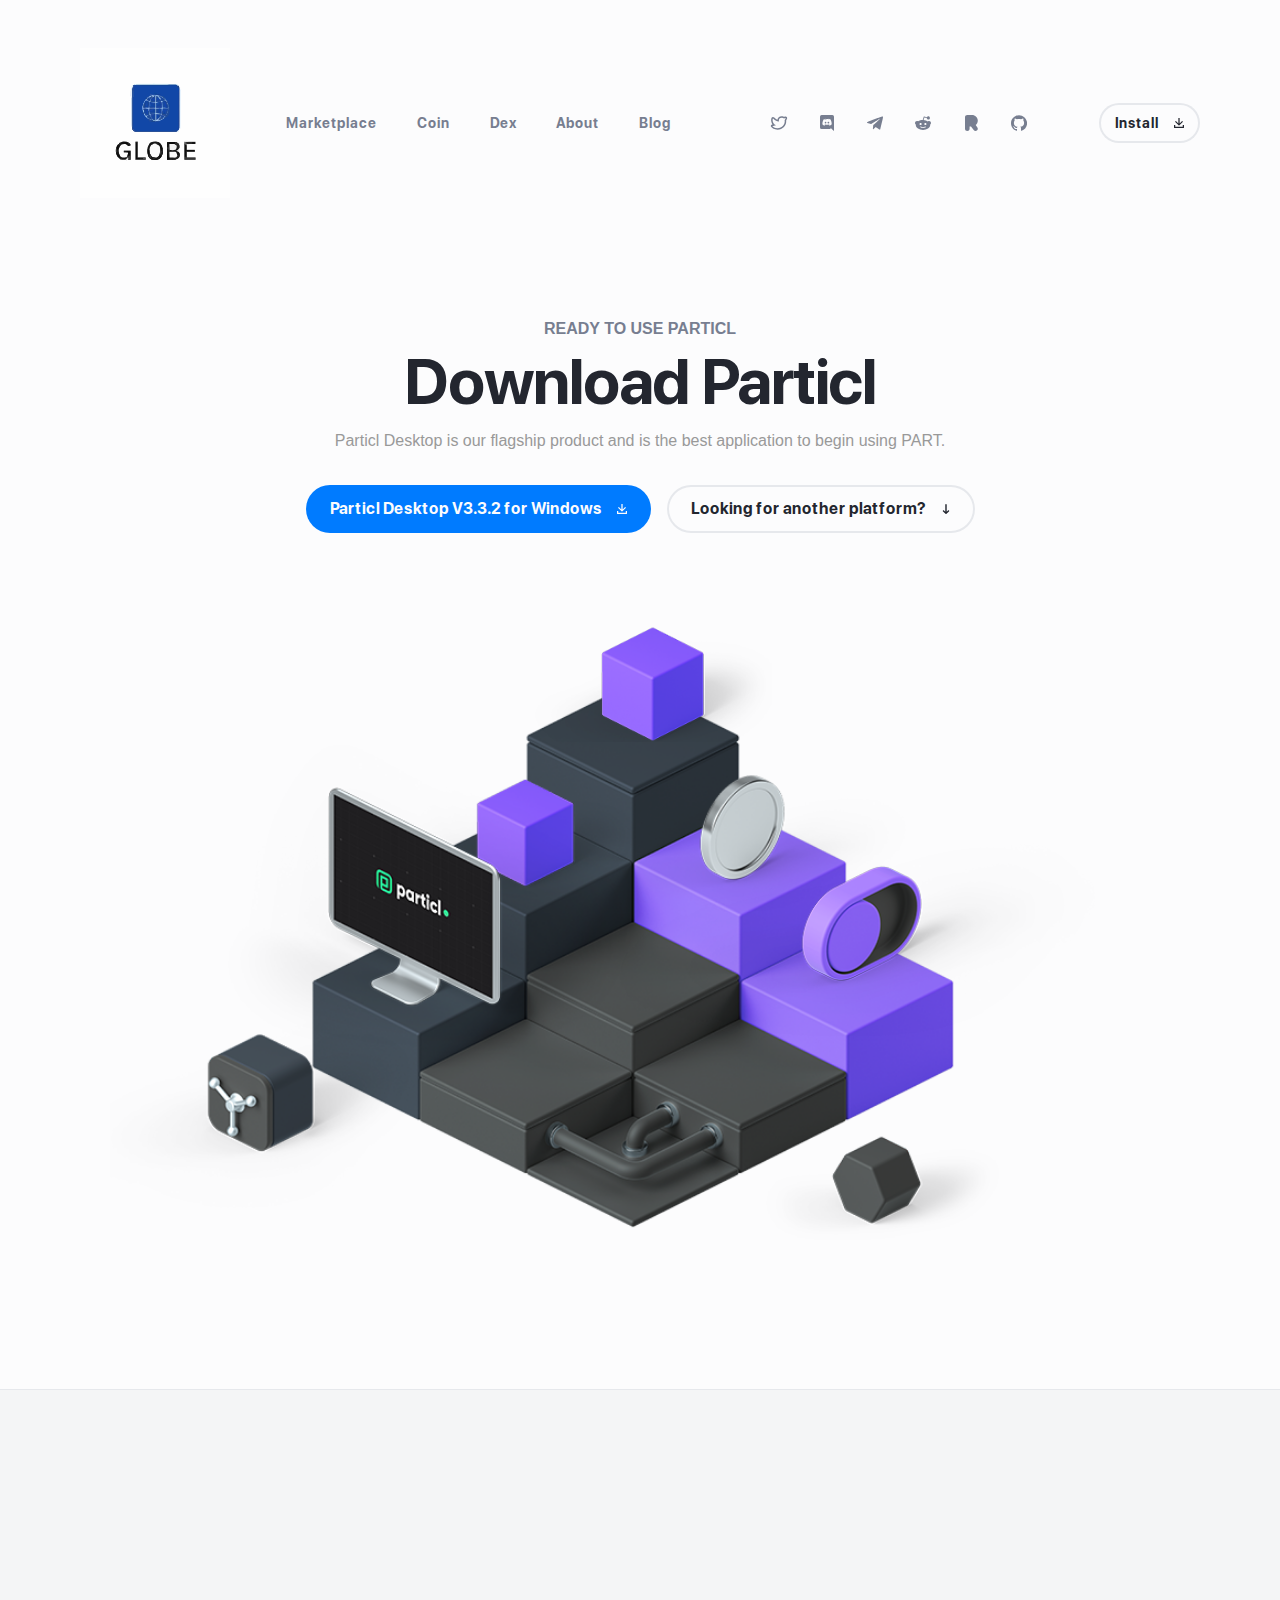
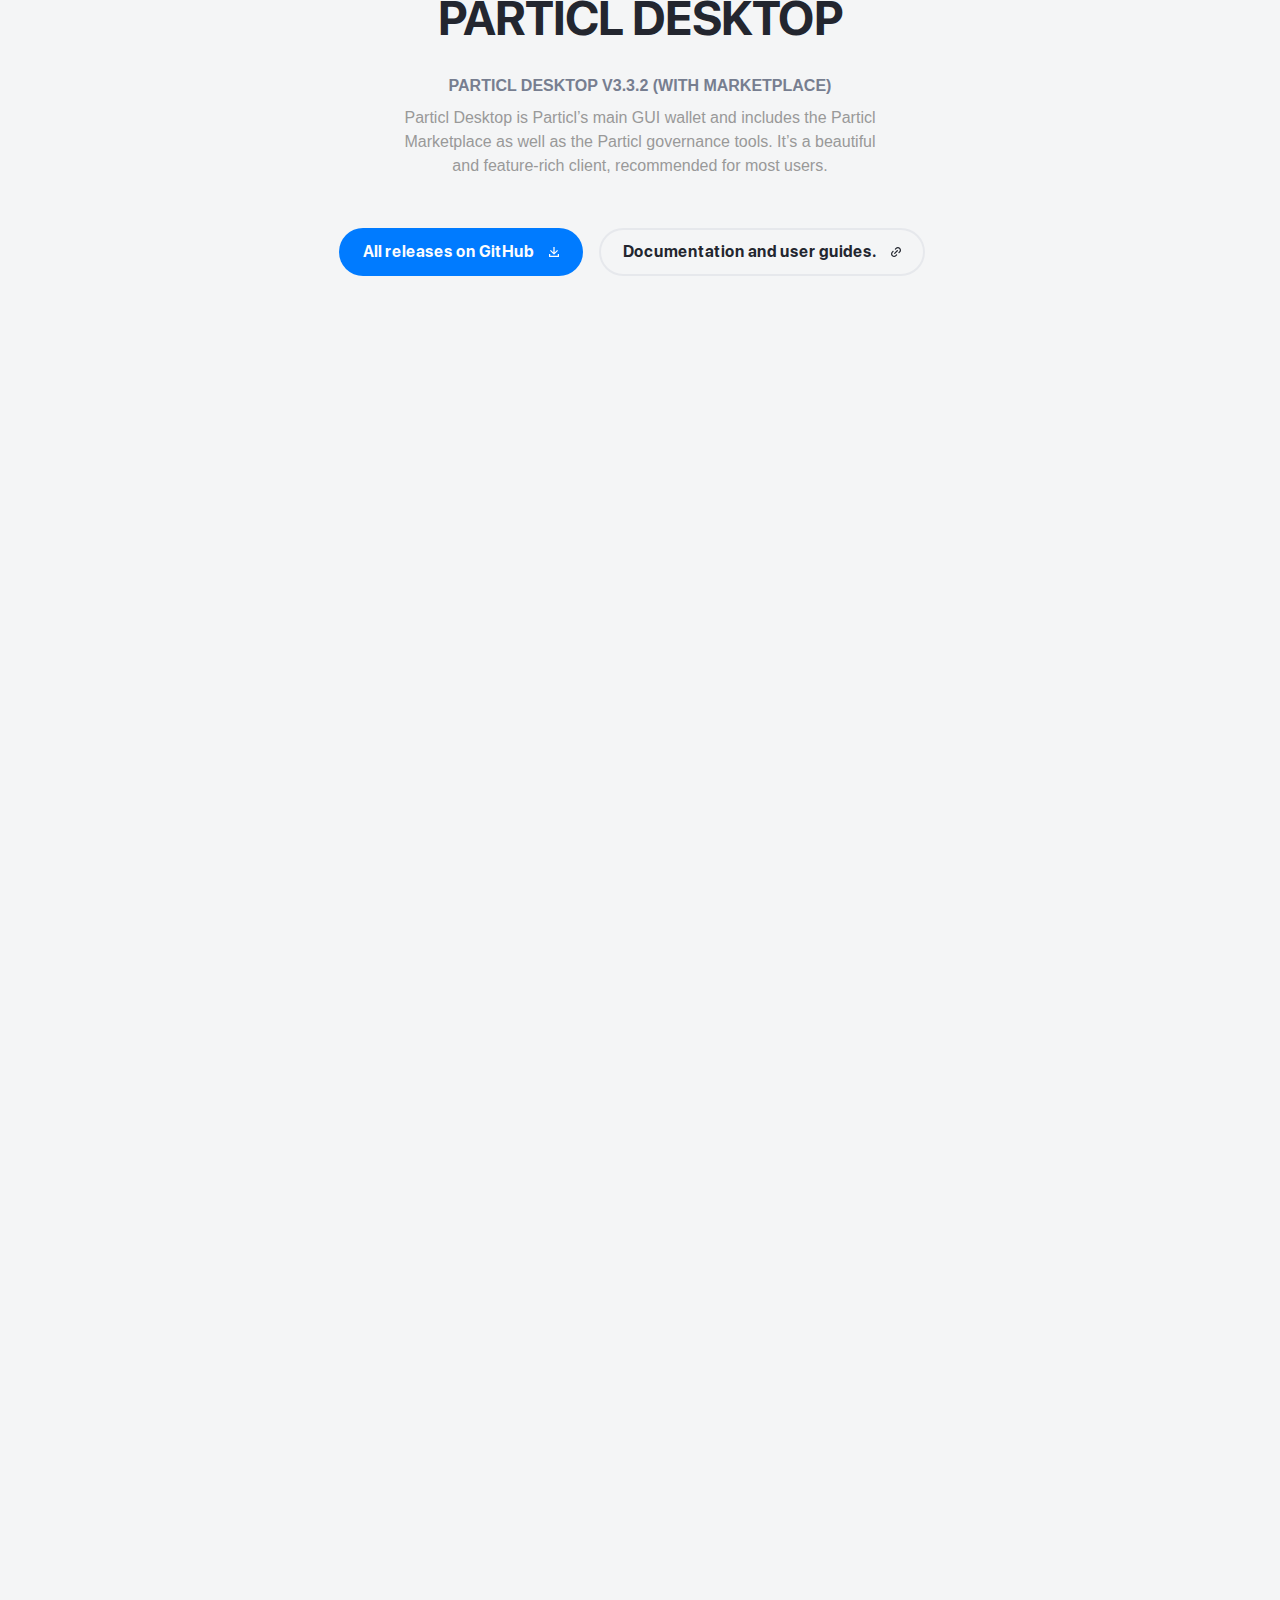
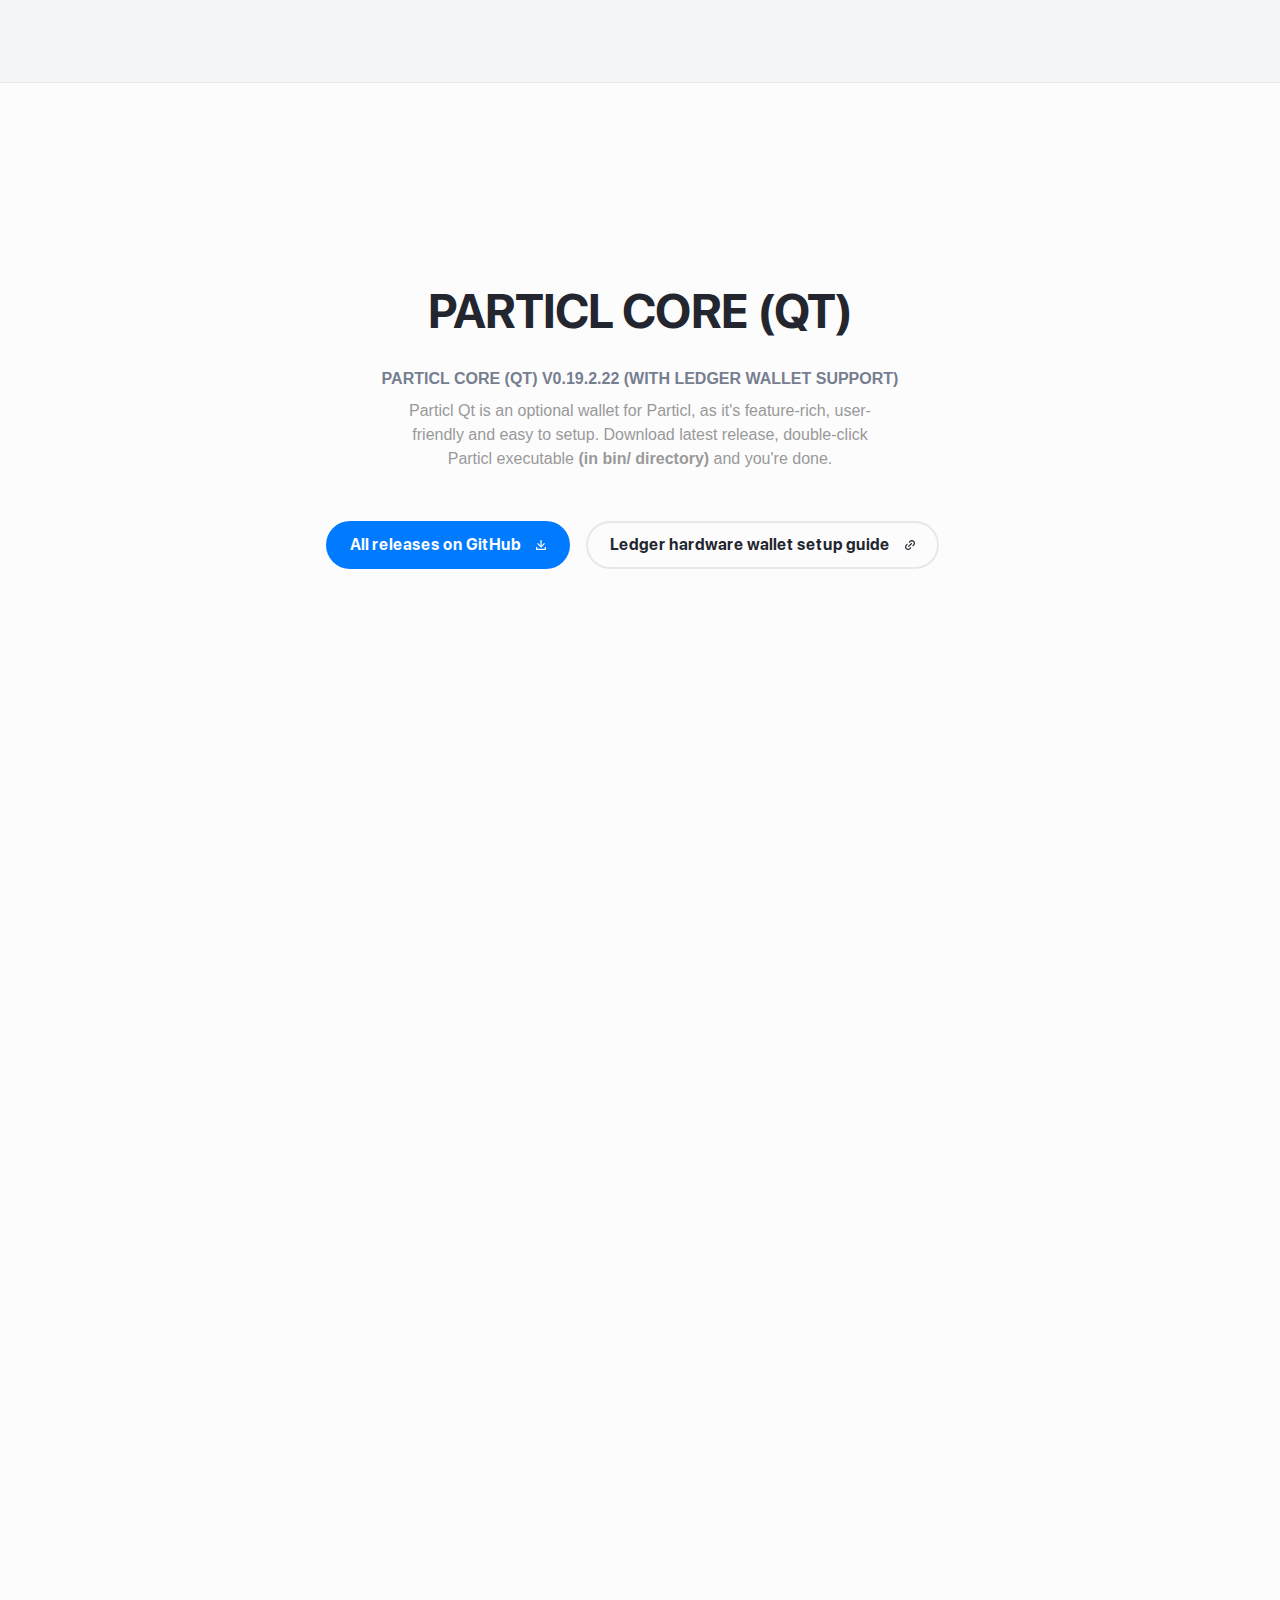
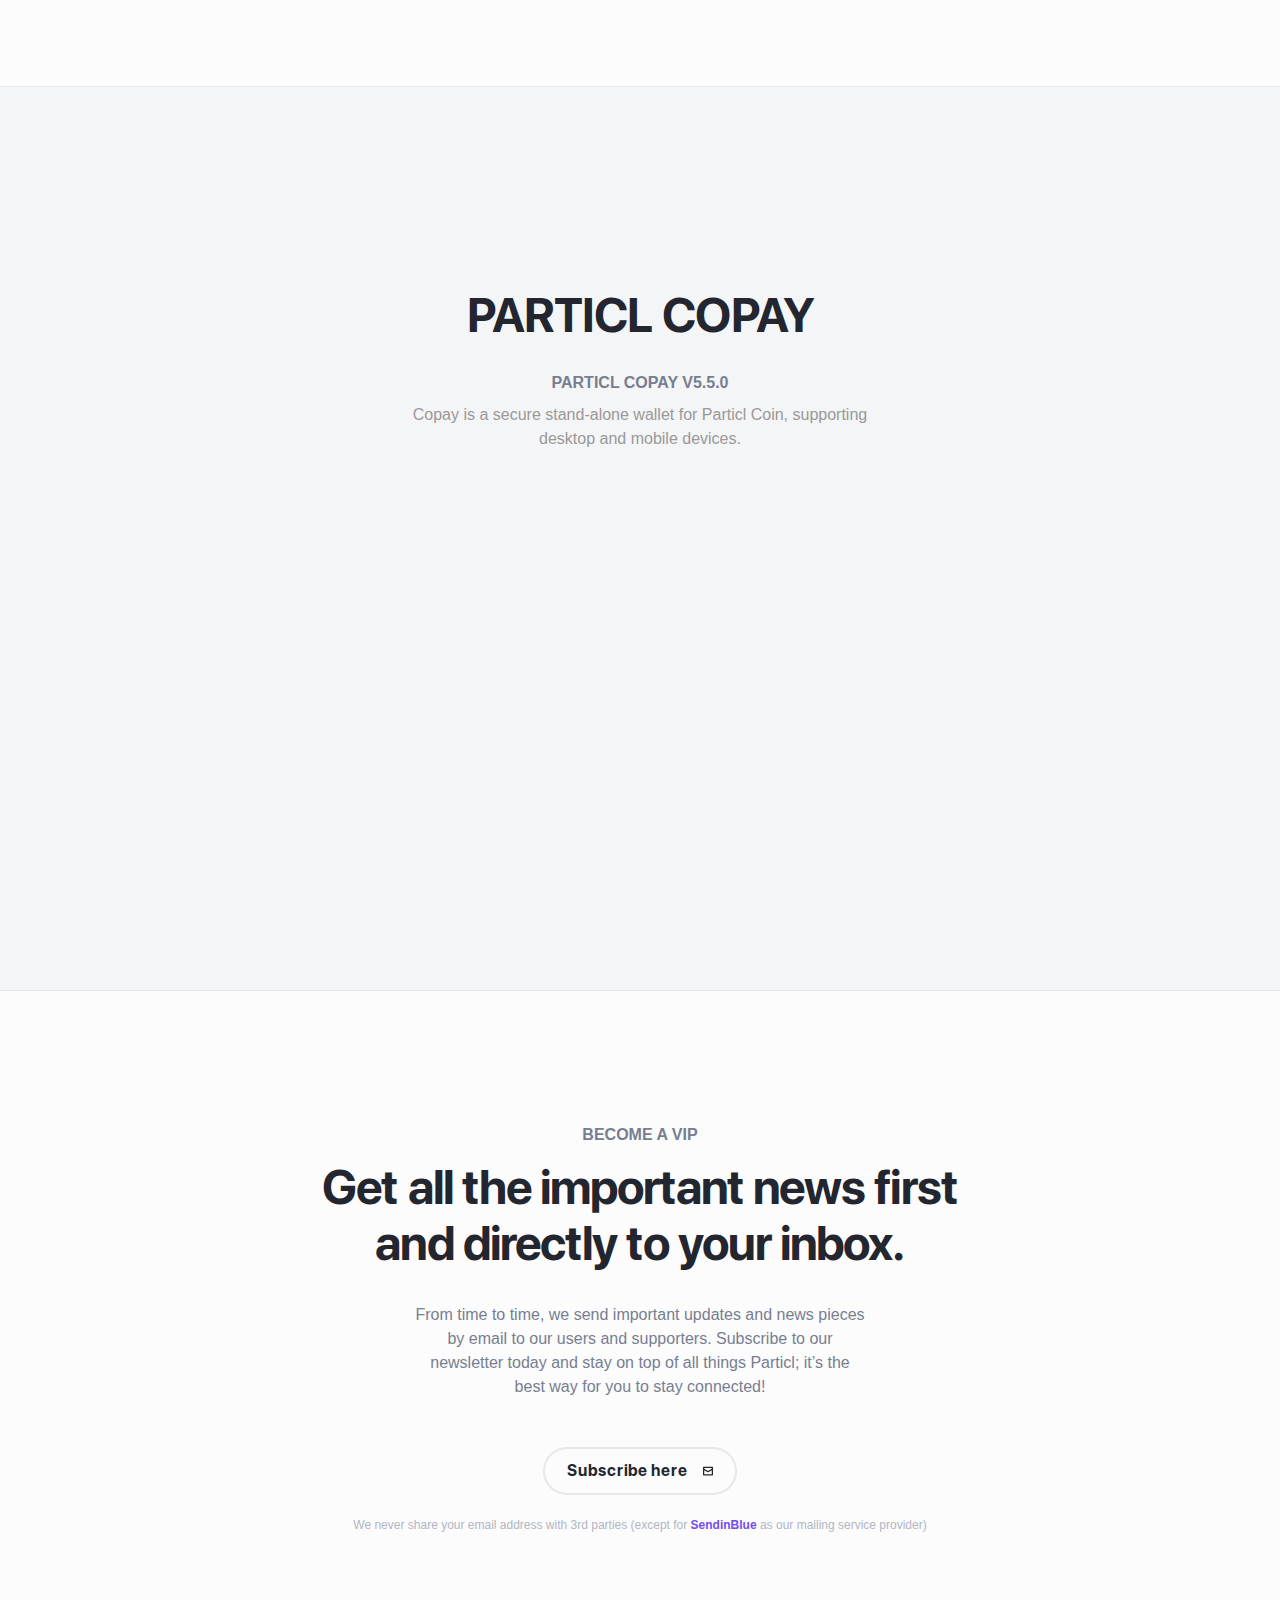
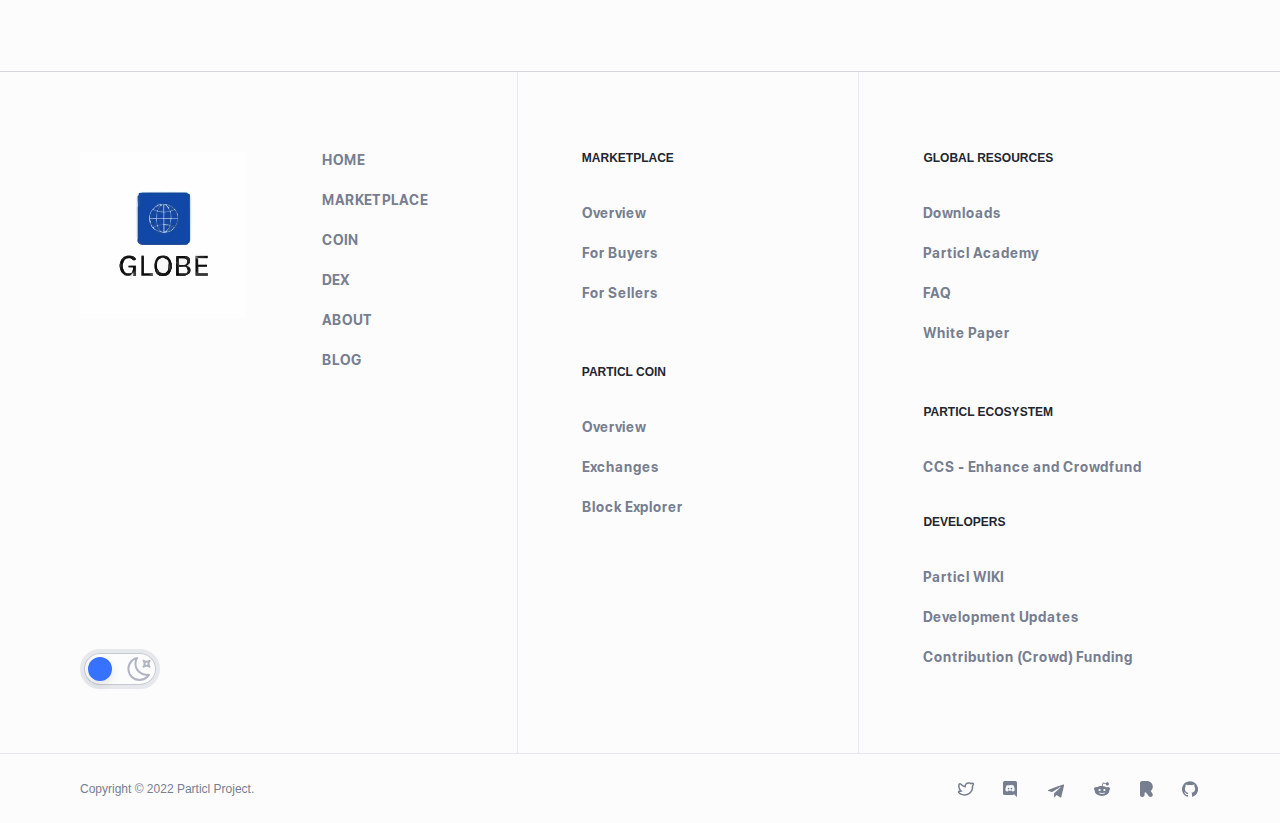
<file: downloads.html>
<!DOCTYPE html>
<html lang="en">
  <head>
    <meta charset="utf-8">
    <title>Particl.io - Downloads</title>
    <meta http-equiv="X-UA-Compatible" content="IE=Edge">
    <meta name="viewport" content="width=device-width, initial-scale=1, maximum-scale=1.0, user-scalable=no">
    <meta name="format-detection" content="telephone=no">
    <link rel="apple-touch-icon" sizes="180x180" href="img/apple-touch-icon.png">
    <link rel="icon" type="image/png" sizes="32x32" href="img/favicon-32x32.png">
    <link rel="icon" type="image/png" sizes="16x16" href="img/favicon-16x16.png">
    <link rel="manifest" href="img/site.webmanifest">
    <link rel="mask-icon" href="img/safari-pinned-tab.svg" color="#5bbad5">
    <meta name="msapplication-TileColor" content="#da532c">
    <meta name="theme-color" content="#ffffff">
    <meta name="description" content="Cut off the middleman and live free with apps that respect your rights, freedoms, and privacy. A world of opportunities awaits you!">
    <meta name="twitter:card" content="summary">
    <meta name="twitter:site" content="@particlproject">
    <meta name="twitter:title" content="Apps that respect your rights">
    <meta name="twitter:description" content="Particl.io - Apps that respect your rights">
    <meta name="twitter:creator" content="@particlproject">
    <meta name="twitter:image" content="">
    <meta property="og:title" content="Particl.io - Apps that respect your rights">
    <meta property="og:type" content="Article">
    <meta property="og:url" content="https://particl.io">
    <meta property="og:image" content="">
    <meta property="og:description" content="Cut off the middleman and live free with apps that respect your rights, freedoms, and privacy. A world of opportunities awaits you!">
    <meta property="og:site_name" content="Particl.io - Apps that respect your rights">
    <meta property="fb:admins" content="">
    <link rel="stylesheet" media="all" href="css/app.min.css">
    <script>
      var viewportmeta = document.querySelector('meta[name="viewport"]');
      if (viewportmeta) {
        if (screen.width < 375) {
          var newScale = screen.width / 375;
          viewportmeta.content = 'width=375, minimum-scale=' + newScale + ', maximum-scale=1.0, user-scalable=no, initial-scale=' + newScale + '';
        } else {
          viewportmeta.content = 'width=device-width, maximum-scale=1.0, initial-scale=1.0';
        }
      }
    </script>
  </head>
  <body>
    <script>
      console.log(localStorage.getItem('darkMode'));
      if (localStorage.getItem('darkMode') === "on") {
        document.body.classList.add("dark");
        document.addEventListener("DOMContentLoaded", function() {
          document.querySelector('.js-theme input').checked = true;
        });
      }
    </script>
    <!-- outer-->
    <div class="outer">
      <!-- header-->
      <header class="header js-header">
        <div class="header__center center"><a class="header__logo" href="https://particl.io"><img class="some-icon" src="img/logo-dark.svg" alt="Particl.io"><img class="some-icon-dark" src="img/logo-light.svg" alt="Particl.io"></a>
          <div class="header__wrap js-header-wrap">
            <nav class="header__nav"><a class="header__link" href="marketplace">Marketplace</a><a class="header__link" href="coin">Coin</a><a class="header__link" target="_blank" href="https://basicswapdex.com">Dex</a><a class="header__link" href="about">About</a><a class="header__link" href="https://particl.news" target="_blank">Blog</a></nav>
            <div class="header__group">
              <div class="header__contacts">
                <div class="header__element">
                  <div class="header__subtitle"></div>
                  <div class="header__text"></div>
                </div>
              </div>
              <div class="header__socials"><a class="header__social" href="https://twitter.com/particlproject" target="_blank" title="twitter">
                  <svg class="icon icon-twitter">
                    <use xlink:href="#icon-twitter"></use>
                  </svg></a><a class="header__social" href="https://discord.me/particl" target="_blank" title="Discord">
                  <svg class="icon icon-discord">
                    <use xlink:href="#icon-discord"></use>
                  </svg></a><a class="header__social" href="https://t.me/particltg" target="_blank" title="Telegram">
                  <svg class="icon icon-telegram">
                    <use xlink:href="#icon-telegram"></use>
                  </svg></a><a class="header__social" href="https://www.reddit.com/r/Particl/" target="_blank" title="Reddit">
                  <svg class="icon icon-reddit">
                    <use xlink:href="#icon-reddit"></use>
                  </svg></a><a class="header__social" href="https://riot.im/app/#/room/#particl:matrix.org" target="_blank" title="Riot/Element">
                  <svg class="icon icon-riot">
                    <use xlink:href="#icon-riot"></use>
                  </svg></a><a class="header__social" href="https://github.com/particl" target="_blank" title="Github">
                  <svg class="icon icon-github">
                    <use xlink:href="#icon-github"></use>
                  </svg></a></div><a class="button button-stroke button-small header__button active" href="downloads">Install
                <svg class="icon icon-download">
                  <use xlink:href="#icon-download"></use>
                </svg></a>
            </div>
          </div><a class="button button-stroke button-small header__button active" href="downloads">Install
            <svg class="icon icon-download">
              <use xlink:href="#icon-download"></use>
            </svg></a>
          <button class="header__burger js-header-burger"></button>
        </div>
      </header>
      <!-- container-->
      <div class="outer__content">
        <div class="download">
          <div class="download__center center">
            <div class="stage">Ready to use Particl</div>
            <h1 class="download__title h1" data-aos="animation-scale-top" data-aos-duration="600">Download Particl</h1>
            <div class="download__info">Particl Desktop is our flagship product and is the best application to begin using PART.</div>
            <div class="download__btns"><a class="button hero-homepage__button" href="https://github.com/particl/particl-desktop/releases/download/v3.3.2/particl-desktop-3.3.2-win.exe">Particl Desktop V3.3.2 for Windows
                <svg class="icon icon-download">
                  <use xlink:href="#icon-download"></use>
                </svg></a><a class="button-stroke hero-homepage__button js-scroll" href="#platform">Looking for another platform?
                <svg class="icon icon-arrow-down">
                  <use xlink:href="#icon-arrow-down"></use>
                </svg></a></div>
            <div class="download__bg">
              <div class="download__preview"><img src="img/content/downloads/figures-7.1.png" alt=""></div>
              <div class="download__preview" data-aos="animation-translate-down" data-aos-delay="600" data-aos-anchor=".hero-homepage__gallery"><img src="img/content/downloads/figures-7.2.png" alt=""></div>
              <div class="download__preview" data-aos="animation-translate-down" data-aos-delay="600" data-aos-anchor=".hero-homepage__gallery"><img src="img/content/downloads/figures-7.3.png" alt=""></div>
            </div>
          </div>
        </div>
        <div class="section-bg section-border-top platform">
          <div class="section-platform platform" id="platform">
            <div class="platform__center center">
              <h2 class="platform__title h2">PARTICL DESKTOP</h2>
              <div class="stage">Particl Desktop V3.3.2 (with Marketplace)</div>
              <div class="platform__info">Particl Desktop is Particl’s main GUI wallet and includes the Particl Marketplace as well as the Particl governance tools. It’s a beautiful and feature-rich client, recommended for most users.</div><a class="button platform__button" href="https://github.com/particl/particl-desktop/releases/latest" target="_blank">All releases on GitHub
                <svg class="icon icon-download">
                  <use xlink:href="#icon-download"></use>
                </svg></a><a class="button-stroke platform__button" href="https://academy.particl.io" target="_blank">Documentation and user guides.
                <svg class="icon icon-link">
                  <use xlink:href="#icon-link"></use>
                </svg></a>
              <div class="platform__list">
                <div class="platform__item" data-aos="animation-opacity">
                  <div class="platform__preview" style="background-color: #fff;"><img class="a" src="img/content/downloads/win.svg" height="50px" width="50px" alt="Windows"></div>
                  <div class="platform__details">
                    <div class="status-purple platform__status">EXE</div>
                    <div class="platform__subtitle">Windows</div>
                    <div class="platform__description">V3.3.2</div><a class="button button-stroke button-small platform__button" href="https://github.com/particl/particl-desktop/releases/download/v3.3.2/particl-desktop-3.3.2-win.exe" target="_blank">Download
                      <svg class="icon icon-link">
                        <use xlink:href="#icon-link"></use>
                      </svg></a>
                  </div>
                </div>
                <div class="platform__item" data-aos="animation-opacity">
                  <div class="platform__preview" style="background-color: #fff;"><img class="a" src="img/content/downloads/win.svg" height="50px" width="50px" alt="Windows"></div>
                  <div class="platform__details">
                    <div class="status-purple platform__status">ZIP 64-BIT</div>
                    <div class="platform__subtitle">Windows</div>
                    <div class="platform__description">V3.3.2</div><a class="button button-stroke button-small platform__button" href="https://github.com/particl/particl-desktop/releases/download/v3.3.2/particl-desktop-3.3.2-win-x64.zip" target="_blank">Download
                      <svg class="icon icon-link">
                        <use xlink:href="#icon-link"></use>
                      </svg></a>
                  </div>
                </div>
                <div class="platform__item" data-aos="animation-opacity">
                  <div class="platform__preview" style="background-color: #fff;"><img class="a" src="img/content/downloads/win.svg" fill="red" height="50px" width="50px" alt="Windows"></div>
                  <div class="platform__details">
                    <div class="status-purple platform__status">EXE 32-BIT</div>
                    <div class="platform__subtitle">Windows</div>
                    <div class="platform__description">V3.3.2</div><a class="button button-stroke button-small platform__button" href="https://github.com/particl/particl-desktop/releases/download/v3.3.2/particl-desktop-3.3.2-win-ia32.exe" target="_blank">Download
                      <svg class="icon icon-link">
                        <use xlink:href="#icon-link"></use>
                      </svg></a>
                  </div>
                </div>
                <div class="platform__item" data-aos="animation-opacity">
                  <div class="platform__preview" style="background-color: #fff;"><img class="a" src="img/content/downloads/github.svg" height="50px" width="50px" alt="Github"></div>
                  <div class="platform__details">
                    <div class="status-purple platform__status">ZIP</div>
                    <div class="platform__subtitle">Source code</div>
                    <div class="platform__description">V3.3.2</div><a class="button button-stroke button-small platform__button" href="https://github.com/particl/particl-desktop/archive/v3.3.2.zip" target="_blank">Download
                      <svg class="icon icon-link">
                        <use xlink:href="#icon-link"></use>
                      </svg></a>
                  </div>
                </div>
                <div class="platform__item" data-aos="animation-opacity">
                  <div class="platform__preview" style="background-color: #fff;"><img class="a" src="img/content/downloads/macos.svg" height="50px" width="50px" alt="macOS"></div>
                  <div class="platform__details">
                    <div class="status-purple platform__status">DMG</div>
                    <div class="platform__subtitle">macOS</div>
                    <div class="platform__description">V3.3.2</div><a class="button button-stroke button-small platform__button" href="https://github.com/particl/particl-desktop/releases/download/v3.3.2/particl-desktop-3.3.2-mac.dmg" target="_blank">Download
                      <svg class="icon icon-link">
                        <use xlink:href="#icon-link"></use>
                      </svg></a>
                  </div>
                </div>
                <div class="platform__item" data-aos="animation-opacity">
                  <div class="platform__preview" style="background-color: #fff;"><img class="a" src="img/content/downloads/macos.svg" height="50px" width="50px" alt="macOS"></div>
                  <div class="platform__details">
                    <div class="status-purple platform__status">ZIP</div>
                    <div class="platform__subtitle">macOS</div>
                    <div class="platform__description">V3.3.2</div><a class="button button-stroke button-small platform__button" href="https://github.com/particl/particl-desktop/releases/download/v3.3.2/particl-desktop-3.3.2-mac.zip" target="_blank">Download
                      <svg class="icon icon-link">
                        <use xlink:href="#icon-link"></use>
                      </svg></a>
                  </div>
                </div>
                <div class="platform__item" data-aos="animation-opacity">
                  <div class="platform__preview" style="background-color: #fff;"><img class="a" src="img/content/downloads/linux.svg" height="50px" width="50px" alt="linux"></div>
                  <div class="platform__details">
                    <div class="status-purple platform__status">ZIP</div>
                    <div class="platform__subtitle">Linux</div>
                    <div class="platform__description">V3.3.2</div><a class="button button-stroke button-small platform__button" href="https://github.com/particl/particl-desktop/releases/download/v3.3.2/particl-desktop-3.3.2-linux-x64.zip" target="_blank">Download
                      <svg class="icon icon-link">
                        <use xlink:href="#icon-link"></use>
                      </svg></a>
                  </div>
                </div>
                <div class="platform__item" data-aos="animation-opacity">
                  <div class="platform__preview" style="background-color: #fff;"><img class="a" src="img/content/downloads/linux-ubuntu.svg" height="50px" width="50px" alt="linux"></div>
                  <div class="platform__details">
                    <div class="status-purple platform__status">DEB</div>
                    <div class="platform__subtitle">Linux</div>
                    <div class="platform__description">V3.3.2</div><a class="button button-stroke button-small platform__button" href="https://github.com/particl/particl-desktop/releases/download/v3.3.2/particl-desktop-3.3.2-linux-amd64.deb" target="_blank">Download
                      <svg class="icon icon-link">
                        <use xlink:href="#icon-link"></use>
                      </svg></a>
                  </div>
                </div>
                <div class="platform__item" data-aos="animation-opacity">
                  <div class="platform__preview" style="background-color: #fff;"><img class="a" src="img/content/downloads/linux-fedora.svg" height="50px" width="50px" alt="linux"></div>
                  <div class="platform__details">
                    <div class="status-purple platform__status">RPM</div>
                    <div class="platform__subtitle">Linux</div>
                    <div class="platform__description">V3.3.2</div><a class="button button-stroke button-small platform__button" href="https://github.com/particl/particl-desktop/releases/download/v3.3.2/particl-desktop-3.3.2-linux-x86_64.rpm" target="_blank">Download
                      <svg class="icon icon-link">
                        <use xlink:href="#icon-link"></use>
                      </svg></a>
                  </div>
                </div>
                <div class="platform__item" data-aos="animation-opacity">
                  <div class="platform__preview" style="background-color: #fff;"><img class="a" src="img/content/downloads/linux.svg" height="50px" width="50px" alt="linux"></div>
                  <div class="platform__details">
                    <div class="status-purple platform__status">APPIMAGE</div>
                    <div class="platform__subtitle">Linux</div>
                    <div class="platform__description">V3.3.2</div><a class="button button-stroke button-small platform__button" href="https://github.com/particl/particl-desktop/releases/download/v3.3.2/particl-desktop-3.3.2-linux-x86_64.AppImage" target="_blank">Download
                      <svg class="icon icon-link">
                        <use xlink:href="#icon-link"></use>
                      </svg></a>
                  </div>
                </div>
              </div>
            </div>
          </div>
        </div>
        <div class="section section-border-top platformQT">
          <div class="section-platform platform" id="platform">
            <div class="platform__center center">
              <h2 class="platform__title h2">PARTICL CORE (QT)</h2>
              <div class="stage">Particl Core (QT) V0.19.2.22 (with Ledger wallet support)</div>
              <div class="platform__info">Particl Qt is an optional wallet for Particl, as it's feature-rich, user-friendly and easy to setup. Download latest release, double-click Particl executable <b>(in bin/ directory)</b> and you're done.</div><a class="button platform__button" href="https://github.com/particl/particl-core/releases" target="_blank">All releases on GitHub
                <svg class="icon icon-download">
                  <use xlink:href="#icon-download"></use>
                </svg></a><a class="button-stroke platform__button" href="https://particl.wiki/tutorial/ledger" target="_blank">Ledger hardware wallet setup guide
                <svg class="icon icon-link">
                  <use xlink:href="#icon-link"></use>
                </svg></a>
              <div class="platform__list">
                <div class="platform__item" data-aos="animation-opacity">
                  <div class="platform__preview" style="background-color: #fff;"><img class="a" src="img/content/downloads/win.svg" height="50px" width="50px" alt="Windows"></div>
                  <div class="platform__details">
                    <div class="status-purple platform__status">EXE</div>
                    <div class="platform__subtitle">Windows</div>
                    <div class="platform__description">V0.19.2.22</div><a class="button button-stroke button-small platform__button" href="https://github.com/particl/particl-core/releases/download/v0.19.2.22/particl-0.19.2.22-win64-setup.exe" target="_blank">Download
                      <svg class="icon icon-link">
                        <use xlink:href="#icon-link"></use>
                      </svg></a>
                  </div>
                </div>
                <div class="platform__item" data-aos="animation-opacity">
                  <div class="platform__preview" style="background-color: #fff;"><img class="a" src="img/content/downloads/win.svg" height="50px" width="50px" alt="Windows"></div>
                  <div class="platform__details">
                    <div class="status-purple platform__status">ZIP 64-BIT</div>
                    <div class="platform__subtitle">Windows</div>
                    <div class="platform__description">V0.19.2.22</div><a class="button button-stroke button-small platform__button" href="https://github.com/particl/particl-core/releases/download/v0.19.2.22/particl-0.19.2.22-win64.zip" target="_blank">Download
                      <svg class="icon icon-link">
                        <use xlink:href="#icon-link"></use>
                      </svg></a>
                  </div>
                </div>
                <div class="platform__item" data-aos="animation-opacity">
                  <div class="platform__preview" style="background-color: #fff;"><img class="a" src="img/content/downloads/macos.svg" height="50px" width="50px" alt="macOS"></div>
                  <div class="platform__details">
                    <div class="status-purple platform__status">TAR.GZ</div>
                    <div class="platform__subtitle">macOS</div>
                    <div class="platform__description">V0.19.2.22</div><a class="button button-stroke button-small platform__button" href="https://github.com/particl/particl-core/releases/download/v0.19.2.22/particl-0.19.2.22-osx64.tar.gz" target="_blank">Download
                      <svg class="icon icon-link">
                        <use xlink:href="#icon-link"></use>
                      </svg></a>
                  </div>
                </div>
                <div class="platform__item" data-aos="animation-opacity">
                  <div class="platform__preview" style="background-color: #fff;"><img class="a" src="img/content/downloads/macos.svg" height="50px" width="50px" alt="macOS"></div>
                  <div class="platform__details">
                    <div class="status-purple platform__status">DMG</div>
                    <div class="platform__subtitle">macOS</div>
                    <div class="platform__description">V0.19.2.22</div><a class="button button-stroke button-small platform__button" href="https://github.com/particl/particl-core/releases/download/v0.19.2.22/particl-0.19.2.22-osx-unsigned.dmg" target="_blank">Download
                      <svg class="icon icon-link">
                        <use xlink:href="#icon-link"></use>
                      </svg></a>
                  </div>
                </div>
                <div class="platform__item" data-aos="animation-opacity">
                  <div class="platform__preview" style="background-color: #fff;"><img class="a" src="img/content/downloads/linux.svg" height="50px" width="50px" alt="Linux"></div>
                  <div class="platform__details">
                    <div class="status-purple platform__status">TAR.GZ</div>
                    <div class="platform__subtitle">Linux</div>
                    <div class="platform__description">V0.19.2.22</div><a class="button button-stroke button-small platform__button" href="https://github.com/particl/particl-core/releases/download/v0.19.2.22/particl-0.19.2.22-x86_64-linux-gnu.tar.gz" target="_blank">Download
                      <svg class="icon icon-link">
                        <use xlink:href="#icon-link"></use>
                      </svg></a>
                  </div>
                </div>
                <div class="platform__item" data-aos="animation-opacity">
                  <div class="platform__preview" style="background-color: #fff;"><img class="a" src="img/content/downloads/linux.svg" height="50px" width="50px" alt="Linux"></div>
                  <div class="platform__details">
                    <div class="status-purple platform__status">ARM</div>
                    <div class="platform__subtitle">Linux</div>
                    <div class="platform__description">V0.19.2.22</div><a class="button button-stroke button-small platform__button" href="https://github.com/particl/particl-core/releases/download/v0.19.2.22/particl-0.19.2.22-arm-linux-gnueabihf.tar.gz" target="_blank">Download
                      <svg class="icon icon-link">
                        <use xlink:href="#icon-link"></use>
                      </svg></a>
                  </div>
                </div>
                <div class="platform__item" data-aos="animation-opacity">
                  <div class="platform__preview" style="background-color: #fff;"><img class="a" src="img/content/downloads/github.svg" height="50px" width="50px" alt="Github"></div>
                  <div class="platform__details">
                    <div class="status-purple platform__status">ZIP</div>
                    <div class="platform__subtitle">Source code</div>
                    <div class="platform__description">V0.19.2.22</div><a class="button button-stroke button-small platform__button" href="https://github.com/particl/particl-core/archive/v0.19.2.22.zip" target="_blank">Download
                      <svg class="icon icon-link">
                        <use xlink:href="#icon-link"></use>
                      </svg></a>
                  </div>
                </div>
                <div class="platform__item" data-aos="animation-opacity">
                  <div class="platform__preview" style="background-color: #fff;"><img class="a" src="img/content/downloads/github.svg" height="50px" width="50px" alt="Github"></div>
                  <div class="platform__details">
                    <div class="status-purple platform__status">Github</div>
                    <div class="platform__subtitle">Particl-CLI</div>
                    <div class="platform__description">V0.19.2.22</div><a class="button button-stroke button-small platform__button" href="https://github.com/particl/particl-core/releases/tag/v0.19.2.22" target="_blank">Download
                      <svg class="icon icon-link">
                        <use xlink:href="#icon-link"></use>
                      </svg></a>
                  </div>
                </div>
              </div>
            </div>
          </div>
        </div>
        <div class="section-bg section-border-top platform">
          <div class="section-platform platform" id="platform">
            <div class="platform__center center">
              <h2 class="platform__title h2">PARTICL COPAY</h2>
              <div class="stage">Particl Copay V5.5.0</div>
              <div class="platform__info">Copay is a secure stand-alone wallet for Particl Coin, supporting desktop and mobile devices.</div>
              <div class="platform__list">
                <div class="platform__item" data-aos="animation-opacity">
                  <div class="platform__preview" style="background-color: #fff;"><img class="a" src="img/content/downloads/android.svg" height="50px" width="50px" alt="Android"></div>
                  <div class="platform__details">
                    <div class="status-purple platform__status">Android</div>
                    <div class="platform__subtitle">Google Play</div>
                    <div class="platform__description">V5.5.0</div><a class="button button-stroke button-small platform__button" href="https://play.google.com/store/apps/details?id=io.particl.copay" target="_blank">Download
                      <svg class="icon icon-link">
                        <use xlink:href="#icon-link"></use>
                      </svg></a>
                  </div>
                </div>
                <div class="platform__item" data-aos="animation-opacity">
                  <div class="platform__preview" style="background-color: #fff;"><img class="a" src="img/content/downloads/macos.svg" height="50px" width="50px" alt="IOS"></div>
                  <div class="platform__details">
                    <div class="status-purple platform__status">IOS</div>
                    <div class="platform__subtitle">App store</div>
                    <div class="platform__description">V5.5.0</div><a class="button button-stroke button-small platform__button" href="https://itunes.apple.com/app/particl-copay/id1449589645" target="_blank">Download
                      <svg class="icon icon-link">
                        <use xlink:href="#icon-link"></use>
                      </svg></a>
                  </div>
                </div>
                <div class="platform__item" data-aos="animation-opacity">
                  <div class="platform__preview" style="background-color: #fff;"><img class="a" src="img/content/downloads/github.svg" height="50px" width="50px" alt="Github"></div>
                  <div class="platform__details">
                    <div class="status-purple platform__status">PC</div>
                    <div class="platform__subtitle">Github</div>
                    <div class="platform__description">V5.5.0</div><a class="button button-stroke button-small platform__button" href="https://github.com/particl/copay/releases" target="_blank">Download
                      <svg class="icon icon-link">
                        <use xlink:href="#icon-link"></use>
                      </svg></a>
                  </div>
                </div>
              </div>
            </div>
          </div>
        </div>
        <div class="section-border-top newsletter">
          <div class="newsletter__center center">
            <div class="stage">Become a VIP</div>
            <h2 class="newsletter__title h2">Get all the important news first and directly to your inbox.</h2>
            <div class="newsletter__text">From time to time, we send important updates and news pieces by email to our users and supporters. Subscribe to our newsletter today and stay on top of all things Particl; it’s the best way for you to stay connected!</div><a class="button-stroke newsletter__button" href="https://e716e794.sibforms.com/serve/[base64]" target="_blank">Subscribe here
              <svg class="icon icon-email">
                <use xlink:href="#icon-email"></use>
              </svg></a>
            <div class="newsletter__note">We never share your email address with 3rd parties (except for <a href="https://sendinblue.com" target="_blank">SendinBlue</a> as our mailing service provider)</div>
          </div>
        </div>
      </div>
      <!-- footer-->
      <footer class="footer">
        <div class="footer__body">
          <div class="footer__center center">
            <div class="footer__col">
              <div class="footer__box"><a class="footer__logo" href="https://particl.io"><img class="some-icon" src="img/logo-dark.svg" alt="Particl Project"><img class="some-icon-dark" src="img/logo-light.svg" alt="Particl Project"></a>
                <label class="theme js-theme">
                  <input class="theme__input" type="checkbox"/><span class="theme__inner"><span class="theme__box"></span><span class="theme__icon">
                      <svg class="icon icon-moon">
                        <use xlink:href="#icon-moon"></use>
                      </svg>
                      <svg class="icon icon-sun">
                        <use xlink:href="#icon-sun"></use>
                      </svg></span></span>
                </label>
              </div>
              <div class="footer__item">
                <div class="footer__category"></div>
                <div class="footer__menu"><a class="footer__link" href="index">HOME</a><a class="footer__link" href="marketplace">MARKETPLACE</a><a class="footer__link" href="coin">COIN</a><a class="footer__link link-off" href="javascript:void(0)">DEX</a><a class="footer__link" href="about">ABOUT</a><a class="footer__link" href="https://particl.news" target="_blank">BLOG</a></div>
              </div>
            </div>
            <div class="footer__col">
              <div class="footer__category">marketplace</div>
              <div class="footer__menu"><a class="footer__link" href="marketplace">Overview</a><a class="footer__link" href="buyer">For Buyers</a><a class="footer__link" href="seller">For Sellers</a><!-- a.footer__link(href="#") Help & Support -->
<!-- a.footer__link(href="downloads") Downloads -->
                <div class="footer__category-second">Particl Coin</div>
                <div class="footer__menu"><a class="footer__link" href="coin">Overview</a><a class="footer__link" href="coin#exchanges">Exchanges</a><a class="footer__link" href="https://explorer.particl.io" target="_blank">Block Explorer</a><!-- a.footer__link(href="#") Help & Support -->
<!-- a.footer__link(href="downloads") Downloads -->
                </div>
              </div>
            </div>
            <div class="footer__col">
              <div class="footer__category">Global Resources</div>
              <div class="footer__menu"><a class="footer__link" href="downloads">Downloads</a><a class="footer__link" href="https://academy.particl.io" target="_blank">Particl Academy</a><a class="footer__link" href="https://academy.particl.io/en/latest/faq/faq_mp_general_overview.html" target="_blank">FAQ</a><a class="footer__link" href="https://raw.githubusercontent.com/particl/whitepaper/master/Particl%20Whitepaper%20Draft%20v0.3.pdf" target="_blank">White Paper</a><!--  a.footer__link(href="#") Roadmaps  -->
                <div class="footer__category-second">Particl Ecosystem</div>
                <div class="footer__menu"><a class="footer__link" href="https://ccs.particl.io" target="_blank">CCS - Enhance and Crowdfund</a></div>
                <div class="footer__category-second">Developers</div>
                <div class="footer__menu"><a class="footer__link" href="https://particl.wiki" target="_blank">Particl WIKI</a><a class="footer__link" href="https://particl.news/tag/progress-report" target="_blank">Development Updates</a><!-- a.footer__link(href="#") Bug Bounties  --><a class="footer__link" href="https://ccs.particl.io" target="_blank">Contribution (Crowd) Funding</a><!-- a.footer__link(href="#") Treasury Proposals  --><a class="footer__link" href="#"></a><!-- a.footer__link(href="#") Code Audit  -->
<!-- a.footer__link(href="#") Report Issues  -->
                </div>
              </div>
            </div>
          </div>
        </div>
        <div class="footer__bottom">
          <div class="footer__center center">
            <div class="footer__copyright">Copyright © 2022 Particl Project.</div>
            <div class="footer__socials"><a class="footer__social" href="https://twitter.com/particlproject" target="_blank" title="twitter">
                <svg class="icon icon-twitter">
                  <use xlink:href="#icon-twitter"></use>
                </svg></a><a class="footer__social" href="https://discord.me/particl" target="_blank" title="Discord">
                <svg class="icon icon-discord">
                  <use xlink:href="#icon-discord"></use>
                </svg></a><a class="header__social" href="https://t.me/particltg" target="_blank" title="Telegram">
                <svg class="icon icon-telegram">
                  <use xlink:href="#icon-telegram"></use>
                </svg></a><a class="footer__social" href="https://www.reddit.com/r/Particl/" target="_blank" title="Reddit">
                <svg class="icon icon-reddit">
                  <use xlink:href="#icon-reddit"></use>
                </svg></a><a class="footer__social" href="https://riot.im/app/#/room/#particl:matrix.org" target="_blank" title="Riot/Element">
                <svg class="icon icon-riot">
                  <use xlink:href="#icon-riot"></use>
                </svg></a><a class="footer__social" href="https://github.com/particl" target="_blank" title="Github">
                <svg class="icon icon-github">
                  <use xlink:href="#icon-github"></use>
                </svg></a></div>
          </div>
        </div>
      </footer>
    </div>
    <!-- scripts-->
    <script src="js/lib/jquery.min.js"></script>
    <script src="js/lib/download.js"></script>
    <script src="js/lib/slick.min.js"></script>
    <script src="js/lib/jquery.nice-select.min.js"></script>
    <script src="js/lib/jquery.magnific-popup.min.js"></script>
    <script src="js/lib/aos.js"></script>
    <script src="js/lib/simpleParallax.min.js"></script>
    <script src="js/app.js"></script>
    <!-- svg sprite-->
    <div style="display: none"><svg width="0" height="0">
<symbol xmlns="http://www.w3.org/2000/svg" viewBox="0 0 16 16" id="icon-handle">
<path d="M12.311,9.527c-1.161-0.393-1.85-0.825-2.143-1.175C11.268,7.639,12,6.406,12,5V4c0-2.206-1.794-4-4-4 S4,1.794,4,4v1c0,1.406,0.732,2.639,1.832,3.352C5.54,8.702,4.851,9.134,3.69,9.527C2.081,10.07,1,11.57,1,13.26V16h14v-2.74 C15,11.57,13.919,10.07,12.311,9.527z M6,4c0-1.103,0.897-2,2-2s2,0.897,2,2v1c0,1.103-0.897,2-2,2S6,6.103,6,5V4z M13,14H3v-0.74 c0-0.831,0.534-1.569,1.33-1.838c1.845-0.624,3-1.436,3.452-2.422h0.436c0.452,0.986,1.607,1.798,3.453,2.422 C12.466,11.69,13,12.429,13,13.26V14z"></path>
</symbol>
<symbol xmlns="http://www.w3.org/2000/svg" viewBox="0 0 16 16" id="icon-email">
<path d="M15,1H1C0.448,1,0,1.447,0,2v12c0,0.553,0.448,1,1,1h14c0.552,0,1-0.447,1-1V2C16,1.447,15.552,1,15,1z M14,13H2V6.723l5.504,3.145c0.308,0.176,0.685,0.176,0.992,0L14,6.723V13z M14,4.42L8,7.849L2,4.42V3h12V4.42z"></path>
</symbol>
<symbol xmlns="http://www.w3.org/2000/svg" viewBox="0 0 16 16" id="icon-linkedin">
<path d="M15.3,0H0.7C0.3,0,0,0.3,0,0.7v14.7C0,15.7,0.3,16,0.7,16h14.7c0.4,0,0.7-0.3,0.7-0.7V0.7 C16,0.3,15.7,0,15.3,0z M4.7,13.6H2.4V6h2.4V13.6z M3.6,5C2.8,5,2.2,4.3,2.2,3.6c0-0.8,0.6-1.4,1.4-1.4c0.8,0,1.4,0.6,1.4,1.4 C4.9,4.3,4.3,5,3.6,5z M13.6,13.6h-2.4V9.9c0-0.9,0-2-1.2-2c-1.2,0-1.4,1-1.4,2v3.8H6.2V6h2.3v1h0c0.3-0.6,1.1-1.2,2.2-1.2 c2.4,0,2.8,1.6,2.8,3.6V13.6z"></path>
</symbol>
<symbol xmlns="http://www.w3.org/2000/svg" viewBox="0 0 16 16" id="icon-chart">
<path d="M9,0H7C6.4,0,6,0.4,6,1v14c0,0.6,0.4,1,1,1h2c0.6,0,1-0.4,1-1V1C10,0.4,9.6,0,9,0z M3,10H1c-0.6,0-1,0.4-1,1v4c0,0.6,0.4,1,1,1h2c0.6,0,1-0.4,1-1v-4C4,10.4,3.6,10,3,10z M15,5h-2c-0.6,0-1,0.4-1,1v9c0,0.6,0.4,1,1,1h2c0.6,0,1-0.4,1-1V6C16,5.4,15.6,5,15,5z"></path>
</symbol>
<symbol xmlns="http://www.w3.org/2000/svg" viewBox="0 0 16 16" id="icon-block">
<path d="M8,6.523l6-3.334L8.486.126a1,1,0,0,0-.972,0L2,3.189Z M9,8.255v7.333l5.486-3.048A1,1,0,0,0,15,11.666V4.922Z M7,8.255,1,4.922v6.744a1,1,0,0,0,.514.874L7,15.588Z"></path>
</symbol>
<symbol xmlns="http://www.w3.org/2000/svg" viewBox="0 0 16 16" id="icon-cart">
<path d="M15,3H4.5L4,0.8C3.9,0.3,3.5,0,3,0H0v2h2.2L4,10.2C4.1,10.7,4.5,11,5,11h8c0.4,0,0.8-0.3,0.9-0.7l2-6 C16.1,3.8,15.8,3,15,3z"></path>
<circle cx="5" cy="14" r="2"></circle> <circle cx="13" cy="14" r="2"></circle>
</symbol>
<symbol xmlns="http://www.w3.org/2000/svg" viewBox="0 0 16 16" id="icon-shop">
<path d="M13.9,0.5C13.7,0.2,13.4,0,13,0H3C2.6,0,2.3,0.2,2.1,0.5C0,4.5,0,4.7,0,5c0,1.1,0.9,2,2,2v8c0,0.6,0.4,1,1,1 h10c0.6,0,1-0.4,1-1V7c1.1,0,2-0.9,2-2C16,4.7,16,4.5,13.9,0.5z M10,14v-4H6v4H4V6.7C4.3,6.9,4.6,7,5,7c0.6,0,1.1-0.3,1.5-0.7 C6.9,6.7,7.4,7,8,7s1.1-0.3,1.5-0.7C9.9,6.7,10.4,7,11,7c0.4,0,0.7-0.1,1-0.3V14H10z"></path>
</symbol>
<symbol xmlns="http://www.w3.org/2000/svg" viewBox="0 0 16 16" id="icon-arrow-right">
<path d="M10.39 3.153c.464-.428 1.187-.399 1.615.065l3.692 4c.404.438.404 1.113 0 1.55l-3.692 4c-.428.464-1.151.493-1.615.065s-.493-1.151-.065-1.615l1.922-2.082H1.143C.512 9.136 0 8.624 0 7.993S.512 6.85 1.143 6.85h11.104l-1.922-2.082c-.428-.464-.399-1.187.065-1.615z"></path>
</symbol>
<symbol xmlns="http://www.w3.org/2000/svg" viewBox="0 0 16 16" id="icon-link">
<path d="M11,0C9.7,0,8.4,0.5,7.5,1.5L6.3,2.6C5.9,3,5.9,3.6,6.3,4s1,0.4,1.4,0l1.2-1.2c1.1-1.1,3.1-1.1,4.2,0 C13.7,3.4,14,4.2,14,5s-0.3,1.6-0.9,2.1L12,8.3c-0.4,0.4-0.4,1,0,1.4c0.2,0.2,0.5,0.3,0.7,0.3s0.5-0.1,0.7-0.3l1.2-1.2 C15.5,7.6,16,6.3,16,5s-0.5-2.6-1.5-3.5C13.6,0.5,12.3,0,11,0z M8.3,12l-1.2,1.2c-1.1,1.1-3.1,1.1-4.2,0C2.3,12.6,2,11.8,2,11s0.3-1.6,0.9-2.1L4,7.7c0.4-0.4,0.4-1,0-1.4 s-1-0.4-1.4,0L1.5,7.5C0.5,8.4,0,9.7,0,11s0.5,2.6,1.5,3.5C2.4,15.5,3.7,16,5,16s2.6-0.5,3.5-1.5l1.2-1.2c0.4-0.4,0.4-1,0-1.4 S8.7,11.6,8.3,12z M9.4,5.2L5.2,9.4c-0.4,0.4-0.4,1,0,1.4c0.2,0.2,0.5,0.3,0.7,0.3s0.5-0.1,0.7-0.3l4.2-4.2 c0.4-0.4,0.4-1,0-1.4C10.4,4.8,9.8,4.8,9.4,5.2z"></path>
</symbol>
<symbol xmlns="http://www.w3.org/2000/svg" viewBox="0 0 16 16" id="icon-arrow-bottom">
<path d="M15.039 3.961c-.653-.653-1.713-.653-2.366 0L8 8.634 3.327 3.961c-.653-.653-1.713-.653-2.366 0s-.653 1.713 0 2.366l5.856 5.856c.653.653 1.713.653 2.366 0l5.856-5.856c.653-.653.653-1.713 0-2.366z"></path>
</symbol>
<symbol xmlns="http://www.w3.org/2000/svg" viewBox="0 0 16 16" id="icon-arrow-right-empty">
<path d="M5.551 15.665l-.1.089c-.449.355-1.102.326-1.517-.089-.446-.446-.446-1.17 0-1.616h0l6.048-6.05-6.048-6.048-.089-.1C3.491 1.403 3.52.749 3.935.335c.446-.446 1.17-.446 1.616 0h0l6.857 6.857.089.1c.355.449.326 1.102-.089 1.517h0l-6.857 6.857z"></path>
</symbol>
<symbol xmlns="http://www.w3.org/2000/svg" viewBox="0 0 16 16" id="icon-arrow-down">
<path d="M12.833 10.39c.428.464.399 1.187-.065 1.615l-4 3.692c-.438.404-1.113.404-1.55 0l-4-3.692c-.464-.428-.493-1.151-.065-1.615s1.151-.493 1.615-.065l2.082 1.922V1.143C6.85.512 7.362 0 7.993 0s1.143.512 1.143 1.143v11.104l2.082-1.922c.464-.428 1.187-.399 1.615.065z"></path>
</symbol>
<symbol xmlns="http://www.w3.org/2000/svg" viewBox="0 0 16 16" id="icon-arrow-prev">
<path d="M5.61 13.697c-.464.428-1.187.399-1.615-.065l-3.692-4c-.404-.438-.404-1.113 0-1.55l3.692-4c.428-.464 1.151-.493 1.615-.065s.493 1.151.065 1.615L3.753 7.714h11.104c.631 0 1.143.512 1.143 1.143S15.488 10 14.857 10H3.753l1.922 2.082c.428.464.399 1.187-.065 1.615z"></path>
</symbol>
<symbol xmlns="http://www.w3.org/2000/svg" viewBox="0 0 16 16" id="icon-arrow-next">
<path d="M10.39 3.303c.464-.428 1.187-.399 1.615.065l3.692 4c.404.438.404 1.113 0 1.55l-3.692 4c-.428.464-1.151.493-1.615.065s-.493-1.151-.065-1.615l1.922-2.082H1.143C.512 9.286 0 8.774 0 8.143S.512 7 1.143 7h11.104l-1.922-2.082c-.428-.464-.399-1.187.065-1.615z"></path>
</symbol>
<symbol xmlns="http://www.w3.org/2000/svg" viewBox="0 0 16 16" id="icon-instagram">
<path d="M11.2 0A4.8 4.8 0 0 1 16 4.8h0v6.4a4.8 4.8 0 0 1-4.8 4.8h0-6.4A4.8 4.8 0 0 1 0 11.2h0V4.8A4.8 4.8 0 0 1 4.8 0h0zm0 1.6H4.8a3.2 3.2 0 0 0-3.2 3.2v6.4a3.2 3.2 0 0 0 3.2 3.2h6.4a3.2 3.2 0 0 0 3.2-3.2V4.8a3.2 3.2 0 0 0-3.2-3.2zM8 4a4 4 0 1 1 0 8 4 4 0 1 1 0-8zm0 1.6a2.4 2.4 0 0 0 0 4.8 2.4 2.4 0 0 0 0-4.8zm4-2.4a.8.8 0 1 1 0 1.6.8.8 0 1 1 0-1.6z"></path>
</symbol>
<symbol xmlns="http://www.w3.org/2000/svg" viewBox="0 0 16 16" id="icon-facebook">
<path d="M7.967.017a8 8 0 1 1 0 16 8 8 0 1 1 0-16zm0 1.6a6.4 6.4 0 0 0-6.4 6.4c0 2.982 2.039 5.487 4.799 6.198l.001-4.598h-.8a.8.8 0 1 1 0-1.6h.8v-1.6a2.4 2.4 0 0 1 2.4-2.4h.8a.8.8 0 1 1 0 1.6h0-.8a.8.8 0 0 0-.8.8h0v1.6h1.6a.8.8 0 1 1 0 1.6h0-1.6v4.8a6.4 6.4 0 0 0 0-12.8z"></path>
</symbol>
<symbol xmlns="http://www.w3.org/2000/svg" viewBox="0 0 16 16" id="icon-twitter">
<path d="M2.121 9.233C1.018 9.236.306 10.492.986 11.444c.973 1.363 2.737 2.456 5.681 2.456 4.563 0 8.226-3.719 7.714-8.113l.751-1.503c.521-1.042-.384-2.227-1.527-1.999l-.993.198c-.263-.139-.535-.244-.768-.32-.454-.148-1.003-.265-1.511-.265-.913 0-1.701.234-2.327.704-.619.464-.968 1.075-1.159 1.635-.088.258-.147.518-.185.766-.354-.111-.715-.261-1.069-.445-.802-.415-1.451-.942-1.817-1.404-.614-.775-1.915-.717-2.371.29-.643 1.42-.467 3.102.111 4.462a6.57 6.57 0 0 0 .754 1.324l-.151.001zm4.546 3.333c-2.576 0-3.907-.933-4.596-1.898-.031-.043 0-.102.054-.103.701-.002 2.139-.035 3.087-.59.049-.029.038-.101-.016-.119-2.211-.743-3.467-3.891-2.575-5.86.02-.045.081-.051.112-.012C3.752 5.271 5.98 6.531 7.919 6.566c.042.001.074-.037.067-.079-.078-.507-.376-3.254 2.347-3.254.65 0 1.618.317 1.974.642a.07.07 0 0 0 .061.017l1.498-.3c.054-.011.098.046.073.095l-.929 1.858c-.006.013-.008.028-.006.042.651 3.658-2.345 6.978-6.337 6.978z"></path>
</symbol>
<symbol xmlns="http://www.w3.org/2000/svg" viewBox="0 0 16 16" id="icon-discord">
<path d="M6.552,6.712a.891.891,0,0,0,0,1.776A.852.852,0,0,0,7.368,7.6.847.847,0,0,0,6.552,6.712Zm2.92,0a.891.891,0,1,0,.816.888A.852.852,0,0,0,9.472,6.712Z M13.36,0H2.64A1.644,1.644,0,0,0,1,1.648V12.464a1.644,1.644,0,0,0,1.64,1.648h9.072l-.424-1.48,1.024.952.968.9L15,16V1.648A1.644,1.644,0,0,0,13.36,0ZM10.272,10.448S9.984,10.1,9.744,9.8a2.524,2.524,0,0,0,1.448-.952,4.578,4.578,0,0,1-.92.472,5.265,5.265,0,0,1-1.16.344A5.6,5.6,0,0,1,7.04,9.656a6.716,6.716,0,0,1-1.176-.344,4.683,4.683,0,0,1-.912-.472,2.488,2.488,0,0,0,1.4.944c-.24.3-.536.664-.536.664a2.9,2.9,0,0,1-2.44-1.216A10.713,10.713,0,0,1,4.528,4.568a3.956,3.956,0,0,1,2.248-.84l.08.1a5.4,5.4,0,0,0-2.1,1.048s.176-.1.472-.232a6.008,6.008,0,0,1,1.816-.5.788.788,0,0,1,.136-.016A6.769,6.769,0,0,1,8.792,4.1a6.521,6.521,0,0,1,2.408.768A5.324,5.324,0,0,0,9.208,3.856l.112-.128a3.956,3.956,0,0,1,2.248.84A10.713,10.713,0,0,1,12.72,9.232,2.924,2.924,0,0,1,10.272,10.448Z"></path>
</symbol>
<symbol xmlns="http://www.w3.org/2000/svg" viewBox="0 0 16 16" id="icon-github">
<path d="M8,0.2c-4.4,0-8,3.6-8,8c0,3.5,2.3,6.5,5.5,7.6 C5.9,15.9,6,15.6,6,15.4c0-0.2,0-0.7,0-1.4C3.8,14.5,3.3,13,3.3,13c-0.4-0.9-0.9-1.2-0.9-1.2c-0.7-0.5,0.1-0.5,0.1-0.5 c0.8,0.1,1.2,0.8,1.2,0.8C4.4,13.4,5.6,13,6,12.8c0.1-0.5,0.3-0.9,0.5-1.1c-1.8-0.2-3.6-0.9-3.6-4c0-0.9,0.3-1.6,0.8-2.1 c-0.1-0.2-0.4-1,0.1-2.1c0,0,0.7-0.2,2.2,0.8c0.6-0.2,1.3-0.3,2-0.3c0.7,0,1.4,0.1,2,0.3c1.5-1,2.2-0.8,2.2-0.8 c0.4,1.1,0.2,1.9,0.1,2.1c0.5,0.6,0.8,1.3,0.8,2.1c0,3.1-1.9,3.7-3.7,3.9C9.7,12,10,12.5,10,13.2c0,1.1,0,1.9,0,2.2 c0,0.2,0.1,0.5,0.6,0.4c3.2-1.1,5.5-4.1,5.5-7.6C16,3.8,12.4,0.2,8,0.2z"></path>
</symbol>
<symbol xmlns="http://www.w3.org/2000/svg" viewBox="0 0 16 16" id="icon-telegram">
<path d="M15.968,1.684a.338.338,0,0,0-.232-.253,1.192,1.192,0,0,0-.63.045S1.087,6.514.286,7.072c-.172.121-.23.19-.259.272-.138.4.293.573.293.573L3.933,9.094a.388.388,0,0,0,.183-.011c.822-.519,8.27-5.222,8.7-5.38.068-.02.118,0,.1.049-.172.6-6.606,6.319-6.641,6.354a.138.138,0,0,0-.049.118l-.337,3.528s-.142,1.1.956,0c.779-.779,1.527-1.425,1.9-1.738,1.242.858,2.579,1.806,3.156,2.3a1,1,0,0,0,.732.283.825.825,0,0,0,.7-.622S15.894,3.7,15.979,2.317C15.987,2.182,16,2.1,16,2A1.177,1.177,0,0,0,15.968,1.684Z"></path>
</symbol>
<symbol xmlns="http://www.w3.org/2000/svg" viewBox="0 0 16 16" id="icon-reddit">
<path d="M16,7.9c0-1.1-0.9-1.9-1.9-1.9c-0.5,0-0.9,0.2-1.2,0.4c-1.2-0.7-2.7-1.2-4.3-1.3l0.8-2.6L11.7,3 c0.1,0.8,0.8,1.5,1.6,1.5c0.9,0,1.6-0.7,1.6-1.6c0-0.9-0.7-1.6-1.6-1.6c-0.6,0-1.2,0.4-1.4,0.9L9.2,1.5C9,1.5,8.8,1.6,8.7,1.8 l-1,3.3C6,5.1,4.4,5.6,3.1,6.3C2.8,6.1,2.4,5.9,1.9,5.9C0.9,5.9,0,6.8,0,7.9c0,0.7,0.3,1.2,0.8,1.6c0,0.2,0,0.3,0,0.5 c0,1.3,0.8,2.6,2.2,3.5c1.3,0.9,3.1,1.4,5,1.4c1.9,0,3.7-0.5,5-1.4c1.4-0.9,2.2-2.1,2.2-3.5c0-0.1,0-0.3,0-0.4 C15.6,9.1,16,8.5,16,7.9z M4.5,9c0-0.6,0.5-1.1,1.1-1.1c0.6,0,1.1,0.5,1.1,1.1s-0.5,1.1-1.1,1.1C5,10.1,4.5,9.6,4.5,9z M10.6,12.2 c-0.6,0.6-1.4,0.8-2.6,0.8c0,0,0,0,0,0c0,0,0,0,0,0c-1.2,0-2.1-0.3-2.6-0.8c-0.2-0.2-0.2-0.4,0-0.6c0.2-0.2,0.4-0.2,0.6,0 c0.4,0.4,1,0.6,2,0.6c0,0,0,0,0,0c0,0,0,0,0,0c1,0,1.6-0.2,2-0.6c0.2-0.2,0.4-0.2,0.6,0C10.8,11.8,10.8,12.1,10.6,12.2z M10.4,10.1 c-0.6,0-1.1-0.5-1.1-1.1c0-0.6,0.5-1.1,1.1-1.1c0.6,0,1.1,0.5,1.1,1.1C11.5,9.6,11,10.1,10.4,10.1z"></path>
</symbol>
<symbol xmlns="http://www.w3.org/2000/svg" viewBox="0 0 16 16" id="icon-riot">
<path d="M12.7 10.1l1.7 2.3c.7 1 .5 2.4-.5 3.1-1.1.7-2.5.5-3.2-.6L8 11.4H6.6v2.3c0 1.3-1 2.3-2.3 2.3C3 16 2 15 2 13.7V2.3C1.9 1 3 0 4.3 0H9c3.2 0 5.8 2.6 5.8 5.7-.1 1.8-.9 3.3-2.1 4.4z"></path>
</symbol>
<symbol xmlns="http://www.w3.org/2000/svg" viewBox="0 0 16 16" id="icon-download">
<path d="M8,12c0.3,0,0.5-0.1,0.7-0.3L14.4,6L13,4.6l-4,4V0H7v8.6l-4-4L1.6,6l5.7,5.7C7.5,11.9,7.7,12,8,12z M14,14H2v-3H0v4c0,0.6,0.4,1,1,1h14c0.6,0,1-0.4,1-1v-4h-2V14z"></path>
</symbol>
<symbol xmlns="http://www.w3.org/2000/svg" viewBox="0 0 16 16" id="icon-play">
<path d="M1.509 2.463c0-1.71 1.876-2.755 3.33-1.855l8.945 5.538c1.378.853 1.378 2.857 0 3.711l-8.945 5.538c-1.454.899-3.33-.147-3.33-1.856V2.463z"></path>
</symbol>
<symbol xmlns="http://www.w3.org/2000/svg" viewBox="0 0 16 16" id="icon-info">
<path d="M8 0a1.6 1.6 0 1 0 0 3.2A1.6 1.6 0 1 0 8 0zm0 6.4A1.6 1.6 0 0 0 6.4 8v6.4a1.6 1.6 0 1 0 3.2 0V8A1.6 1.6 0 0 0 8 6.4z"></path>
</symbol>
<symbol xmlns="http://www.w3.org/2000/svg" viewBox="0 0 16 16" id="icon-check">
<path d="M14.049 2.635c.446-.446 1.17-.446 1.616 0 .412.412.444 1.06.095 1.509l-.095.108-9.143 9.143c-.412.412-1.06.444-1.509.095l-.108-.095L.335 8.822c-.446-.446-.446-1.17 0-1.616.412-.412 1.06-.444 1.509-.095l.108.095 3.763 3.762 8.335-8.334z"></path>
</symbol>
<symbol xmlns="http://www.w3.org/2000/svg" viewBox="0 0 16 16" id="icon-download">
<path d="M10.943 5.887l1.395.107c1.08.114 1.941.88 2.07 2.011.074.645.133 1.575.133 2.905l-.133 2.905c-.129 1.13-.988 1.897-2.069 2.011-.859.091-2.227.175-4.344.175s-3.485-.085-4.344-.175c-1.08-.114-1.939-.88-2.069-2.011-.074-.645-.133-1.575-.133-2.905l.133-2.905c.129-1.131.99-1.897 2.07-2.011l1.395-.107c.401-.021.744.286.765.688s-.286.744-.688.765l-1.32.101c-.455.048-.731.327-.777.729-.066.577-.123 1.451-.123 2.74l.123 2.74c.046.403.322.681.776.729.796.084 2.111.167 4.191.167l4.191-.167c.454-.048.73-.327.776-.729.066-.577.123-1.451.123-2.74l-.123-2.74c-.046-.402-.322-.682-.777-.729l-1.32-.101c-.401-.021-.709-.364-.688-.765s.364-.709.765-.688zM8.51.213l2.545 2.545a.73.73 0 0 1 0 1.029c-.284.284-.745.284-1.029 0L8.723 2.483v6.972c0 .402-.326.727-.727.727s-.727-.326-.727-.727V2.483L5.964 3.787c-.284.284-.745.284-1.029 0s-.284-.745 0-1.029L7.481.213c.284-.284.745-.284 1.029 0z"></path>
</symbol>
<symbol xmlns="http://www.w3.org/2000/svg" viewBox="0 0 16 16" id="icon-calendar">
<path d="M11.999 0a.8.8 0 0 1 .8.8h0l-.001.799.802.001a2.4 2.4 0 0 1 2.394 2.236L16 4v9.6a2.4 2.4 0 0 1-2.4 2.4h0H2.4A2.4 2.4 0 0 1 0 13.6h0V4a2.4 2.4 0 0 1 2.4-2.4h0l.798-.001L3.199.8a.8.8 0 0 1 .7-.794l.1-.006a.8.8 0 0 1 .8.8h0l-.001.799h6.4L11.199.8a.8.8 0 0 1 .7-.794zM13.6 3.2l-.802-.001.001.801a.8.8 0 0 1-.7.794l-.1.006a.8.8 0 0 1-.8-.8h0l-.001-.801h-6.4L4.799 4a.8.8 0 0 1-.7.794l-.1.006a.8.8 0 0 1-.8-.8h0l-.001-.801L2.4 3.2a.8.8 0 0 0-.8.8v9.6a.8.8 0 0 0 .8.8h11.2a.8.8 0 0 0 .8-.8V4a.8.8 0 0 0-.8-.8zm-4.801 8a.8.8 0 1 1 0 1.6h0-4.8a.8.8 0 1 1 0-1.6h0zm3.2-3.2a.8.8 0 1 1 0 1.6h0-5.6a.8.8 0 1 1 0-1.6h0z"></path>
</symbol>
<symbol xmlns="http://www.w3.org/2000/svg" viewBox="0 0 16 16" id="icon-scoreboard">
<path d="M13.333 2.65C14.806 2.65 16 3.844 16 5.317h0v5.333c0 1.473-1.194 2.667-2.667 2.667h0H2.667C1.194 13.317 0 12.123 0 10.65h0V5.317C0 3.844 1.194 2.65 2.667 2.65h0zm0 1.333H2.667c-.736 0-1.333.597-1.333 1.333v5.333c0 .736.597 1.333 1.333 1.333h10.667c.736 0 1.333-.597 1.333-1.333V5.317c0-.736-.597-1.333-1.333-1.333zm-1 1.333a1 1 0 0 1 1 1V7.65a1 1 0 0 1-1 1h-1v.667h1.333c.368 0 .667.298.667.667s-.298.667-.667.667H11a1 1 0 0 1-1-1V8.317a1 1 0 0 1 1-1h1V6.65h-1.333c-.368 0-.667-.298-.667-.667s.298-.667.667-.667h1.667zm-7.666 0c.368 0 .667.298.667.667v3.333c.368 0 .667.298.667.667s-.298.667-.667.667H4.001c-.368 0-.667-.298-.667-.667s.298-.667.667-.667V6.65c-.368 0-.667-.298-.667-.667s.298-.667.667-.667h.667zM8.001 8.65c.368 0 .667.298.667.667s-.298.667-.667.667-.667-.298-.667-.667.298-.667.667-.667zm0-2.667c.368 0 .667.298.667.667s-.298.667-.667.667-.667-.298-.667-.667.298-.667.667-.667z"></path>
</symbol>
<symbol xmlns="http://www.w3.org/2000/svg" viewBox="0 0 16 16" id="icon-clock">
<path d="M8 0a8 8 0 1 1 0 16A8 8 0 1 1 8 0zm0 1.6a6.4 6.4 0 0 0 0 12.8A6.4 6.4 0 1 0 8 1.6zm0 1.6a.8.8 0 0 1 .8.8v3.669l1.766 1.766a.8.8 0 0 1-1.131 1.131l-2-2A.8.8 0 0 1 7.2 8V4a.8.8 0 0 1 .8-.8z"></path>
</symbol>
<symbol xmlns="http://www.w3.org/2000/svg" viewBox="0 0 16 16" id="icon-candlesticks">
<path d="M7.833 4.409c.402 0 .727.326.727.727h0l.001 1.579c.846.3 1.453 1.108 1.453 2.057h0v2.182c0 .949-.606 1.757-1.453 2.057l-.001.852c0 .402-.326.727-.727.727s-.727-.326-.727-.727h0l-.001-.851c-.847-.299-1.455-1.107-1.455-2.057h0V8.772c0-.95.607-1.758 1.455-2.057l.001-1.578c0-.402.326-.727.727-.727zM2.015 1.5c.402 0 .727.326.727.727h0v.852c.847.3 1.454 1.108 1.454 2.057h0V6.59c0 .95-.607 1.757-1.454 2.057v3.76c0 .402-.326.727-.727.727s-.727-.326-.727-.727h0v-3.76C.44 8.349-.168 7.54-.168 6.59h0V5.136c0-.95.608-1.759 1.455-2.058v-.851c0-.402.326-.727.727-.727zm11.634 0c.402 0 .727.326.727.727h0v.851c.848.299 1.456 1.107 1.456 2.058h0v3.636c0 .951-.608 1.759-1.456 2.058v1.578c0 .402-.326.727-.727.727s-.727-.326-.727-.727h0l.001-1.579c-.846-.3-1.453-1.108-1.453-2.057h0V5.136c0-.949.606-1.757 1.453-2.057l-.001-.852c0-.402.326-.727.727-.727zM7.832 8.045c-.402 0-.727.326-.727.727v2.182c0 .402.326.727.727.727s.727-.326.727-.727V8.772c0-.402-.326-.727-.727-.727zm5.819-3.636c-.402 0-.727.326-.727.727v3.636c0 .402.326.727.727.727s.727-.326.727-.727V5.136c0-.402-.326-.727-.727-.727zm-11.637 0c-.402 0-.727.326-.727.727V6.59c0 .402.326.727.727.727s.727-.326.727-.727V5.136c0-.402-.326-.727-.727-.727z"></path>
</symbol>
<symbol xmlns="http://www.w3.org/2000/svg" viewBox="0 0 16 16" id="icon-lock">
<path d="M7.995 0c2.008 0 3.636 1.628 3.636 3.636v2.306c1.532.176 2.716 1.396 2.828 2.951l.081 2.015-.081 2.015c-.117 1.612-1.384 2.863-2.997 2.966L7.995 16a54.94 54.94 0 0 1-3.468-.11c-1.613-.103-2.88-1.354-2.997-2.966l-.081-2.015.081-2.015c.117-1.612 1.384-2.863 2.997-2.966l-.168.014V3.636C4.359 1.628 5.987 0 7.995 0zm0 7.273l-3.376.107a1.73 1.73 0 0 0-1.638 1.619l-.077 1.911.077 1.911a1.73 1.73 0 0 0 1.638 1.619l3.376.107 3.376-.107a1.73 1.73 0 0 0 1.638-1.619l.077-1.911-.077-1.911a1.73 1.73 0 0 0-1.638-1.619l-3.376-.107zm0 1.455c.803 0 1.455.651 1.455 1.455 0 .538-.293 1.008-.727 1.26h0v.922c0 .402-.326.727-.727.727s-.727-.326-.727-.727h0v-.922c-.435-.251-.727-.722-.727-1.26 0-.803.651-1.455 1.455-1.455zm0-7.273a2.18 2.18 0 0 0-2.182 2.182l-.002 2.225 2.184-.043 2.184.043-.002-2.225a2.18 2.18 0 0 0-2.182-2.182z"></path>
</symbol>
<symbol xmlns="http://www.w3.org/2000/svg" viewBox="0 0 16 16" id="icon-user">
<path d="M7.995 0c2.41 0 4.364 1.954 4.364 4.364 0 1.347-.61 2.551-1.569 3.351l-.145.116c2.295 1.017 3.896 3.315 3.896 5.987v1.454c0 .402-.326.727-.727.727s-.727-.326-.727-.727v-1.454a5.09 5.09 0 1 0-10.182 0v1.454c0 .402-.326.727-.727.727s-.727-.326-.727-.727v-1.454c0-2.672 1.601-4.971 3.897-5.987-1.043-.797-1.715-2.054-1.715-3.467C3.632 1.954 5.585 0 7.995 0zm0 1.455a2.91 2.91 0 0 0-2.909 2.909 2.91 2.91 0 0 0 2.909 2.909 2.91 2.91 0 0 0 2.909-2.909 2.91 2.91 0 0 0-2.909-2.909z"></path>
</symbol>
<symbol xmlns="http://www.w3.org/2000/svg" viewBox="0 0 16 16" id="icon-button-play">
<path d="M8 1.45c1.87 0 3.473.134 4.694.286a3.5 3.5 0 0 1 3.058 3.013c.136.965.248 2.106.248 3.246a23.73 23.73 0 0 1-.248 3.246 3.5 3.5 0 0 1-3.058 3.013A38.07 38.07 0 0 1 8 14.541a38.07 38.07 0 0 1-4.694-.286 3.5 3.5 0 0 1-3.058-3.013C.112 10.276 0 9.136 0 7.995s.112-2.281.248-3.246a3.5 3.5 0 0 1 3.058-3.013C4.527 1.584 6.13 1.45 8 1.45zm0 1.455c-1.802 0-3.344.129-4.514.275a2.05 2.05 0 0 0-1.798 1.773c-.13.923-.233 1.992-.233 3.043s.104 2.121.233 3.043a2.05 2.05 0 0 0 1.798 1.773c1.17.146 2.712.275 4.514.275s3.344-.129 4.514-.275a2.05 2.05 0 0 0 1.798-1.773 22.28 22.28 0 0 0 .233-3.043c0-1.052-.104-2.121-.233-3.043a2.05 2.05 0 0 0-1.798-1.773c-1.17-.146-2.712-.275-4.514-.275zm-1.07 2.15l3.719 2.324a.73.73 0 0 1 0 1.233L6.93 10.936a.73.73 0 0 1-1.113-.617V5.671a.73.73 0 0 1 1.113-.617z"></path>
</symbol>
<symbol xmlns="http://www.w3.org/2000/svg" viewBox="0 0 16 16" id="icon-search">
<path d="M6.609 0a6.61 6.61 0 0 1 6.609 6.609 6.58 6.58 0 0 1-1.256 3.877l3.733 3.733c.408.408.408 1.068 0 1.476-.376.376-.968.405-1.377.087l-.098-.087-3.732-3.733a6.58 6.58 0 0 1-3.877 1.256A6.61 6.61 0 0 1 0 6.609 6.61 6.61 0 0 1 6.609 0zm0 2.087c-2.497 0-4.522 2.025-4.522 4.522s2.025 4.522 4.522 4.522 4.522-2.025 4.522-4.522-2.025-4.522-4.522-4.522z"></path>
</symbol>
<symbol xmlns="http://www.w3.org/2000/svg" viewBox="0 0 16 16" id="icon-close">
<path d="M.335.335c.446-.446 1.17-.446 1.616 0L8 6.384 14.049.335c.446-.446 1.17-.446 1.616 0s.446 1.17 0 1.616L9.616 8l6.049 6.049c.446.446.446 1.17 0 1.616s-1.17.446-1.616 0L8 9.616l-6.049 6.049c-.446.446-1.17.446-1.616 0s-.446-1.17 0-1.616L6.384 8 .335 1.951c-.446-.446-.446-1.17 0-1.616"></path>
</symbol>
<symbol xmlns="http://www.w3.org/2000/svg" viewBox="0 0 16 16" id="icon-moon">
<path d="M6.584.005c.576-.116 1.012.512.703 1.012-1.596 2.578-1.209 5.997.97 8.23 1.668 1.608 3.979 2.285 6.273 1.903a.67.67 0 0 1 .694.996c-.279.488-.687.989-1.182 1.484-3.158 3.148-8.268 3.148-11.427 0-3.15-3.15-3.15-8.277-.015-11.411h0l.183-.188A7.44 7.44 0 0 1 6.584.005zM5.433 1.79l-.148.071a6.17 6.17 0 0 0-1.721 1.292h0l-.141.145a6.75 6.75 0 0 0 .14 9.382 6.75 6.75 0 0 0 9.527 0h0l.083-.085-.142-.001a8.57 8.57 0 0 1-5.539-2.216h0l-.183-.172C5.104 7.933 4.424 4.665 5.416 1.835h0l.016-.046.001.001zm9.194.159c.631-.523 1.506.39.891 1.003h0l-.078.086c-.599.728-.573 2.343.078 2.993h0l.054.058c.523.631-.39 1.506-1.003.891h0l-.086-.078c-.728-.599-2.343-.573-2.993.078h0l-.058.054c-.631.523-1.506-.39-.891-1.003h0l.078-.086c.599-.728.573-2.343-.078-2.993h0l-.054-.058c-.523-.631.39-1.506 1.003-.891h0l.086.078c.728.599 2.343.573 2.993-.078h0l.058-.054zm-.905 1.849l-.095.015a4.42 4.42 0 0 1-1.195 0h0l-.096-.015.015.097a4.42 4.42 0 0 1 0 1.195h0l-.015.096.096-.015a4.42 4.42 0 0 1 1.195 0h0l.095.015-.021-.097a4.42 4.42 0 0 1 0-1.195h0l.015-.097.007.001z"></path>
</symbol>
<symbol xmlns="http://www.w3.org/2000/svg" viewBox="0 0 16 16" id="icon-sun">
<path d="M8.001 14.001c.338 0 .623.253.662.589l.005.078v.667c0 .353-.275.644-.628.665s-.659-.237-.701-.587l-.005-.078v-.667c0-.368.299-.667.667-.667zm5.142-1.8l.063.055.467.467c.248.249.26.648.028.912s-.63.302-.908.086l-.063-.055-.467-.467c-.248-.249-.26-.648-.028-.912s.63-.302.908-.086zm-9.405.055c.238.238.261.615.055.88l-.055.063-.467.467c-.249.248-.648.26-.912.028s-.302-.63-.086-.908l.055-.063.467-.467c.26-.26.682-.26.943 0h0zM8.001 4a4 4 0 1 1 0 8.001 4 4 0 1 1 0-8.001zm0 1.333a2.67 2.67 0 0 0-2.667 2.667 2.67 2.67 0 0 0 2.667 2.667 2.67 2.67 0 0 0 2.667-2.667 2.67 2.67 0 0 0-2.667-2.667zm-6.667 2c.353 0 .644.275.665.628s-.237.659-.587.701l-.078.005H.667c-.353 0-.644-.275-.665-.628s.237-.659.587-.701l.078-.005h.667zm14.001 0c.353 0 .644.275.665.628s-.237.659-.587.701l-.078.005h-.667c-.353 0-.644-.275-.665-.628s.237-.659.587-.701l.078-.005h.667zM3.209 2.267l.063.055.467.467c.248.249.26.648.028.912s-.63.302-.908.086l-.063-.055-.467-.467c-.248-.249-.26-.648-.028-.912s.63-.302.908-.086zm10.464.055c.238.238.261.615.055.88l-.055.063-.467.467c-.249.248-.648.26-.912.028s-.302-.63-.086-.908l.055-.063.467-.467c.26-.26.682-.26.943 0h0zM8.001 0c.338 0 .623.253.662.589l.005.078v.667c0 .353-.275.644-.628.665s-.659-.237-.701-.587l-.005-.078V.667c0-.368.299-.667.667-.667z"></path>
</symbol>
</svg>
    </div>
  </body>
</html>
</file>
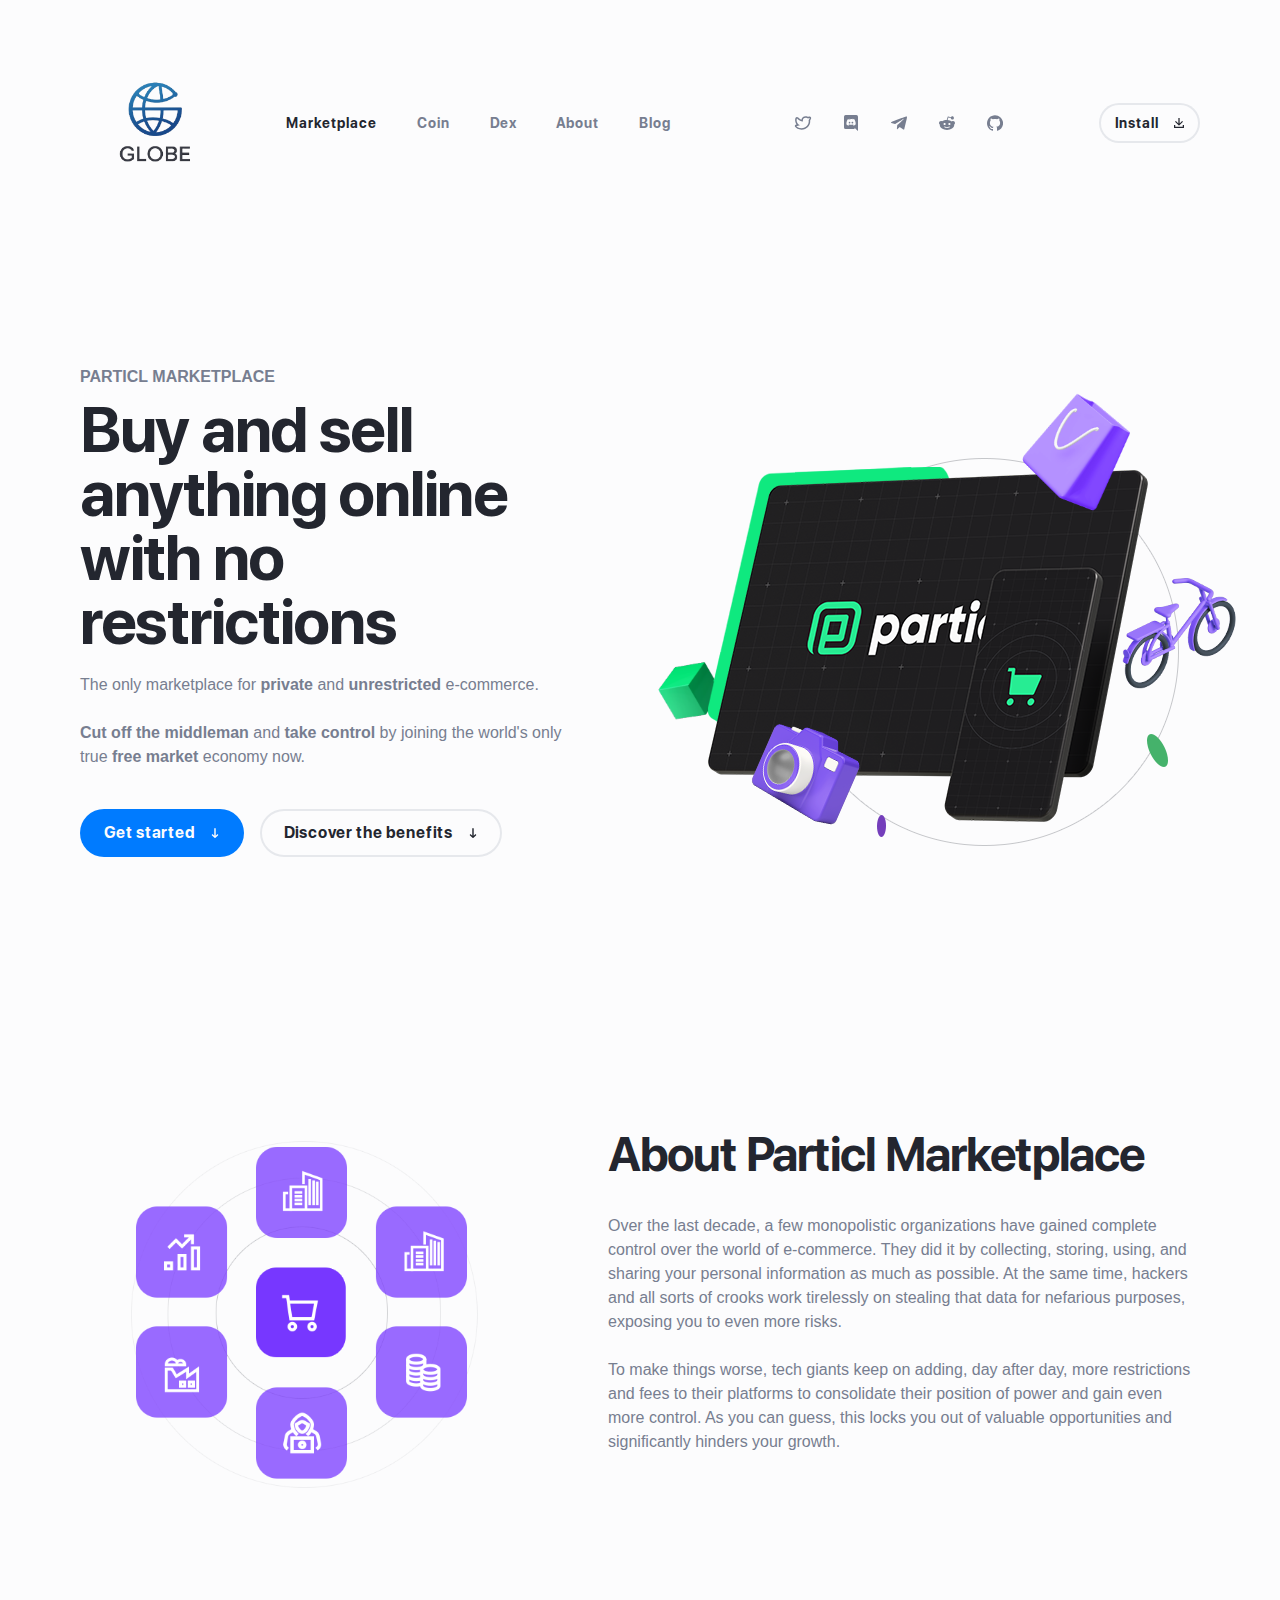
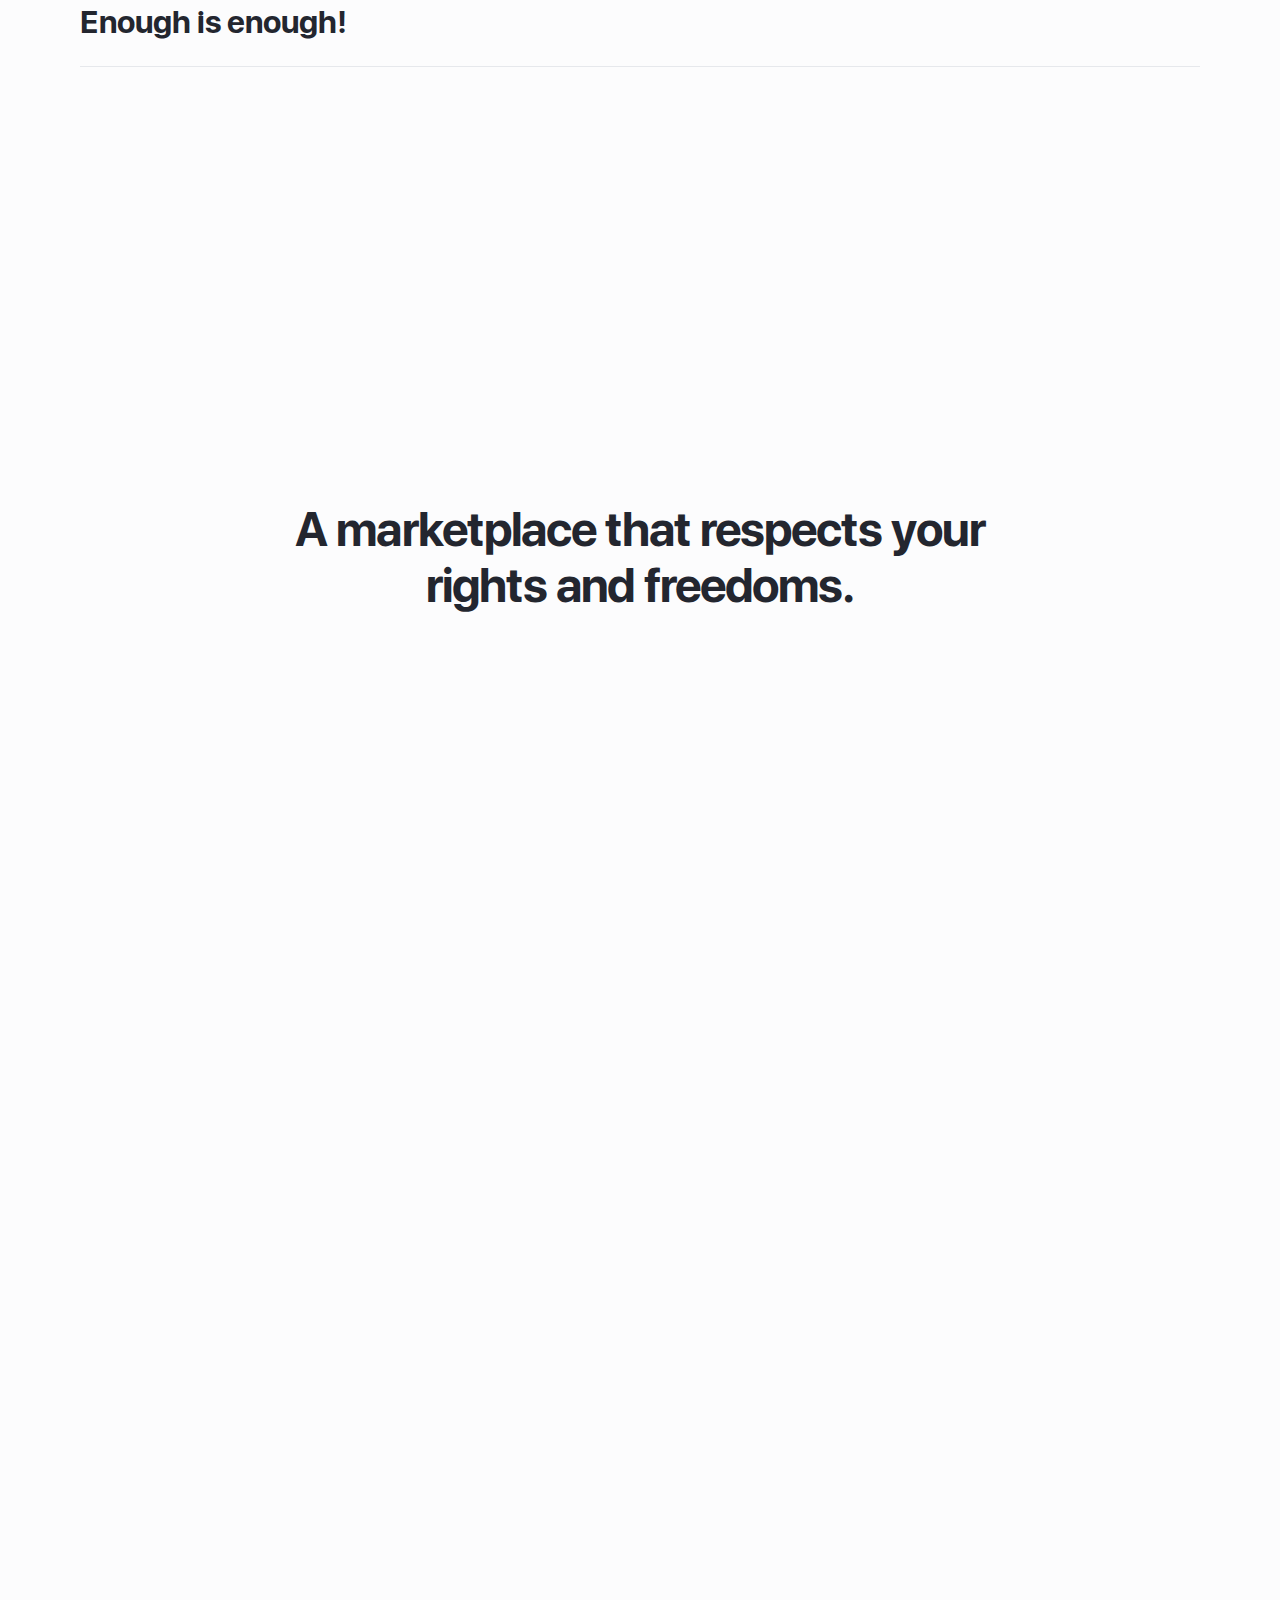
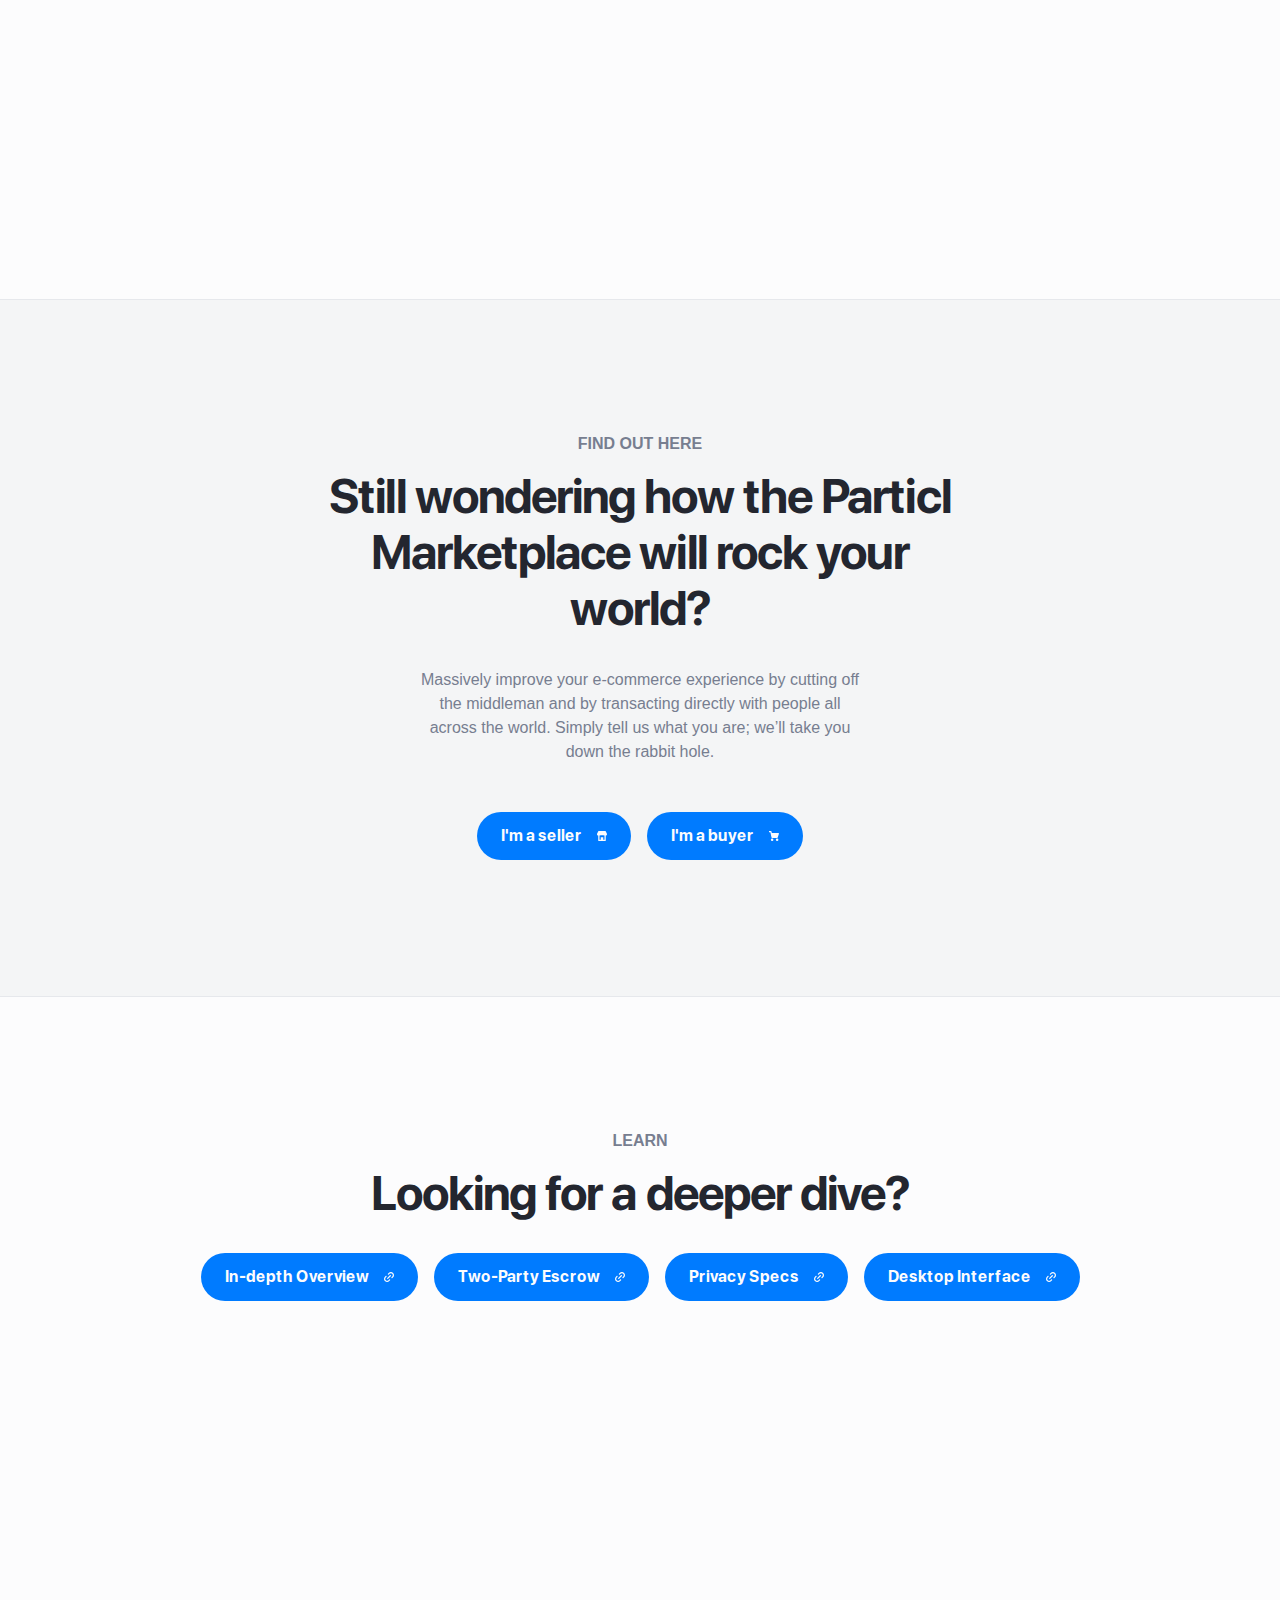
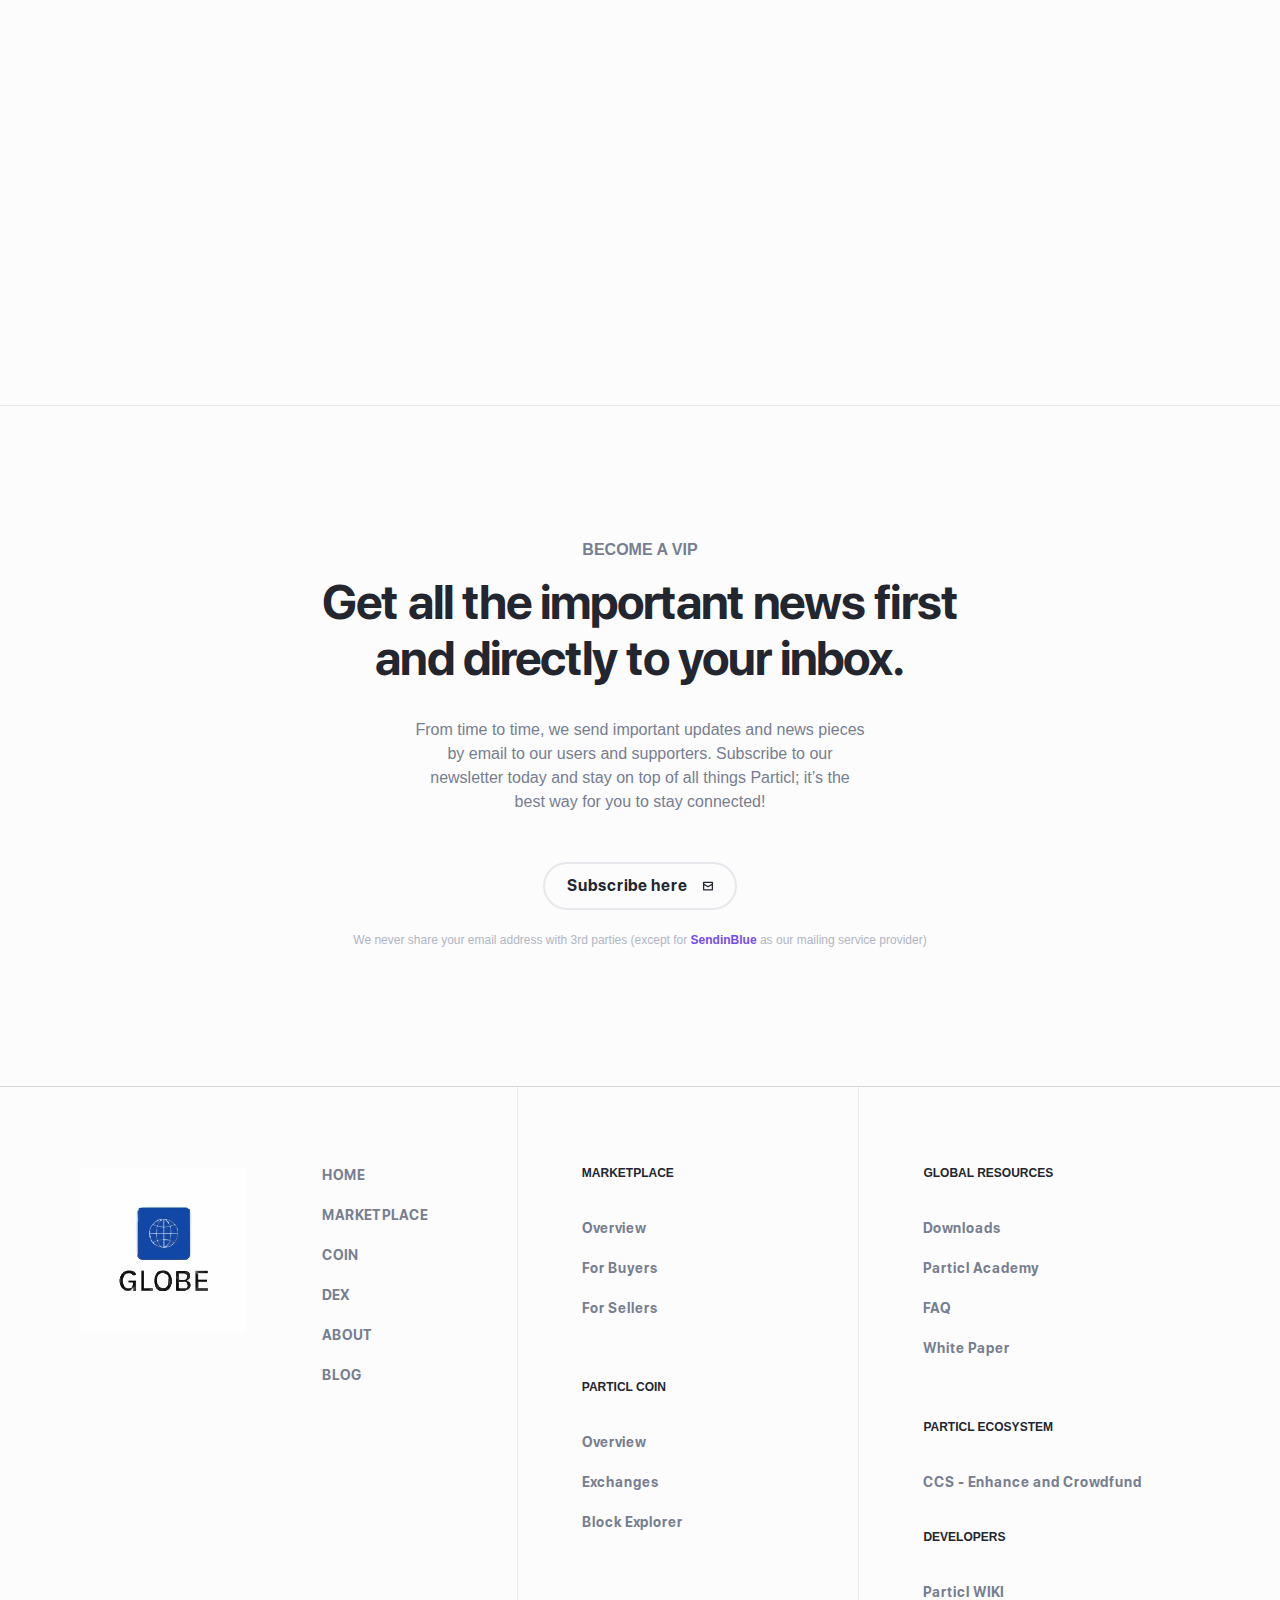
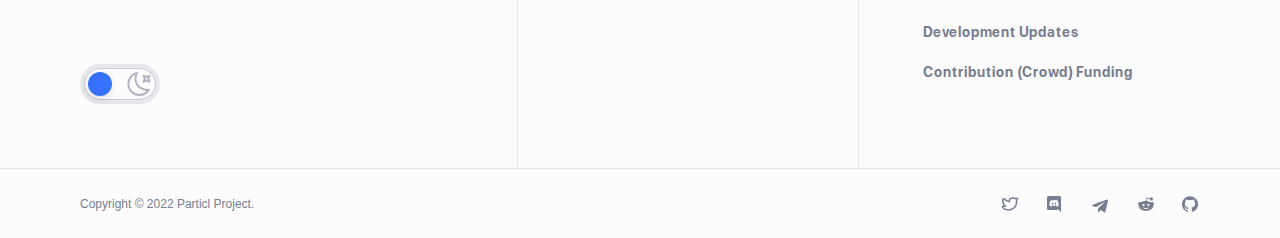
<file: marketplace.html>
<!DOCTYPE html>
<html lang="en">
  <head>
    <meta charset="utf-8">
    <title>Particl.io - Marketplace</title>
    <meta http-equiv="X-UA-Compatible" content="IE=Edge">
    <meta name="viewport" content="width=device-width, initial-scale=1, maximum-scale=1.0, user-scalable=no">
    <meta name="format-detection" content="telephone=no">
    <link rel="apple-touch-icon" sizes="180x180" href="img/apple-touch-icon.png">
    <link rel="icon" type="image/png" sizes="32x32" href="img/favicon-32x32.png">
    <link rel="icon" type="image/png" sizes="16x16" href="img/favicon-16x16.png">
    <link rel="manifest" href="img/site.webmanifest">
    <link rel="mask-icon" href="img/safari-pinned-tab.svg" color="#5bbad5">
    <meta name="msapplication-TileColor" content="#da532c">
    <meta name="theme-color" content="#ffffff">
    <meta name="description" content="Cut off the middleman and live free with apps that respect your rights, freedoms, and privacy. A world of opportunities awaits you!">
    <meta name="twitter:card" content="summary">
    <meta name="twitter:site" content="@particlproject">
    <meta name="twitter:title" content="Apps that respect your rights">
    <meta name="twitter:description" content="Particl.io - Apps that respect your rights">
    <meta name="twitter:creator" content="@particlproject">
    <meta name="twitter:image" content="">
    <meta property="og:title" content="Particl.io - Apps that respect your rights">
    <meta property="og:type" content="Article">
    <meta property="og:url" content="https://particl.io">
    <meta property="og:image" content="">
    <meta property="og:description" content="Cut off the middleman and live free with apps that respect your rights, freedoms, and privacy. A world of opportunities awaits you!">
    <meta property="og:site_name" content="Particl.io - Apps that respect your rights">
    <meta property="fb:admins" content="">
    <link rel="stylesheet" media="all" href="css/app.min.css">
    <script>
      var viewportmeta = document.querySelector('meta[name="viewport"]');
      if (viewportmeta) {
        if (screen.width < 375) {
          var newScale = screen.width / 375;
          viewportmeta.content = 'width=375, minimum-scale=' + newScale + ', maximum-scale=1.0, user-scalable=no, initial-scale=' + newScale + '';
        } else {
          viewportmeta.content = 'width=device-width, maximum-scale=1.0, initial-scale=1.0';
        }
      }
    </script>
  </head>
  <body>
    <script>
      console.log(localStorage.getItem('darkMode'));
      if (localStorage.getItem('darkMode') === "on") {
        document.body.classList.add("dark");
        document.addEventListener("DOMContentLoaded", function() {
          document.querySelector('.js-theme input').checked = true;
        });
      }
    </script>
    <!-- outer-->
    <div class="outer">
      <!-- header-->
      <header class="header js-header">
        <div class="header__center center"><a class="header__logo" href="https://particl.io"><img class="some-icon" src="img/logo-dark.png" alt="Particl.io"><img class="some-icon-dark" src="img/logo-dark.png" alt="Particl.io"></a>
          <div class="header__wrap js-header-wrap">
            <nav class="header__nav"><a class="header__link active" href="marketplace">Marketplace</a><a class="header__link" href="coin">Coin</a><a class="header__link" target="_blank" href="https://basicswapdex.com">Dex</a><a class="header__link" href="about">About</a><a class="header__link" href="https://particl.news" target="_blank">Blog</a></nav>
            <div class="header__group">
              <div class="header__contacts">
                <div class="header__element">
                  <div class="header__subtitle"></div>
                  <div class="header__text"></div>
                </div>
              </div>
              <div class="header__socials"><a class="header__social" href="https://twitter.com/globe_currency" target="_blank" title="twitter">
                  <svg class="icon icon-twitter">
                    <use xlink:href="#icon-twitter"></use>
                  </svg></a><a class="header__social" href="https://discord.me/globecurrency" target="_blank" title="Discord">
                  <svg class="icon icon-discord">
                    <use xlink:href="#icon-discord"></use>
                  </svg></a><a class="header__social" href="https://t.me/particltg" target="_blank" title="Telegram">
                  <svg class="icon icon-telegram">
                    <use xlink:href="#icon-telegram"></use>
                  </svg></a><a class="header__social" href="https://www.reddit.com/r/globecurrency/" target="_blank" title="Reddit">
                  <svg class="icon icon-reddit">
                    <use xlink:href="#icon-reddit"></use>
                  </svg></a><a class="header__social" href="https://github.com/globeproject" target="_blank" title="Github">
                  <svg class="icon icon-github">
                    <use xlink:href="#icon-github"></use>
                  </svg></a></div><a class="button button-stroke button-small header__button" href="downloads">Install
                <svg class="icon icon-download">
                  <use xlink:href="#icon-download"></use>
                </svg></a>
            </div>
          </div><a class="button button-stroke button-small header__button" href="downloads">Install
            <svg class="icon icon-download">
              <use xlink:href="#icon-download"></use>
            </svg></a>
          <button class="header__burger js-header-burger"></button>
        </div>
      </header>
      <!-- container-->
      <div class="outer__content">
        <div class="hero-marketplace">
          <div class="hero-marketplace__center center">
            <div class="hero-marketplace__wrap">
              <div class="stage">PARTICL MARKETPLACE</div>
              <h1 class="hero-marketplace__title h1">Buy and sell anything online with no restrictions</h1>
              <div class="hero-marketplace__text">The only marketplace for <span class="bold">private</span> and <span class="bold">unrestricted</span> e-commerce. <br><br> <span class="bold">Cut off the middleman</span> and <span class="bold">take control</span> by joining the world's only true <span class="bold">free market</span> economy now.</div>
              <div class="hero-marketplace__btns"><a class="button hero-marketplace__button js-scroll" href="#about-marketplace">Get started
                  <svg class="icon icon-arrow-down">
                    <use xlink:href="#icon-arrow-down"></use>
                  </svg></a><a class="button-stroke hero-marketplace__button js-scroll" href="#benefits">Discover the benefits
                  <svg class="icon icon-arrow-down">
                    <use xlink:href="#icon-arrow-down"></use>
                  </svg></a></div>
            </div>
            <div class="hero-marketplace__gallery">
              <div class="hero-marketplace__preview"><img class="some-icon" src="img/content/marketplace/hero/marketplace.png" alt="Marketplace"><img class="some-icon-dark" src="img/content/marketplace/hero/marketplace-dark.png" alt="Marketplace"></div>
              <div class="hero-marketplace__preview" data-aos="animation-translate-up" data-aos-anchor=".hero-marketplace__gallery"><img src="img/content/marketplace/hero/bag.png" alt="Bag"></div>
              <div class="hero-marketplace__preview" data-aos="animation-translate-up" data-aos-delay="400" data-aos-anchor=".hero-marketplace__gallery"><img src="img/content/marketplace/hero/cube.png" alt="Cube"></div>
            </div>
          </div>
        </div>
        <div class="section-aboutmarketplace aboutmarketplace" id="about-marketplace">
          <div class="about-marketplace__center center">
            <div class="about-marketplace__row">
              <div class="about-marketplace__col">
                <div class="about-marketplace__preview"><img src="img/content/marketplace/about/about-marketplace.png" alt="About Marketplace"></div>
              </div>
              <div class="about-marketplace__col">
                <h2 class="about-marketplace__title h2">About Particl Marketplace</h2>
                <div class="about-marketplace__info">Over the last decade, a few monopolistic organizations have gained complete control over the world of e-commerce. They did it by collecting, storing, using, and sharing your personal information as much as possible. At the same time, hackers and all sorts of crooks work tirelessly on stealing that data for nefarious purposes, exposing you to even more risks. <br> <br> To make things worse, tech giants keep on adding, day after day, more restrictions and fees to their platforms to consolidate their position of power and gain even more control. As you can guess, this locks you out of valuable opportunities and significantly hinders your growth.</div>
              </div>
            </div>
            <div class="about-marketplace__col-two">
              <div class="about-marketplace__info">
                <div class="about-marketplace__title-second">Enough is enough!</div>
              </div>
              <div class="about-marketplace__list">
                <div class="about-marketplace__item" data-aos="animation-opacity">
                  <div class="about-marketplace__content">Break free and start doing what's best for you by cutting off the middleman with Particl Marketplace; a decentralized and private marketplace without any intermediary or restriction. Here, you can directly buy and sell anything you want from other people without any third-party taking part in the process. It’s safe, private, and free to use.</div>
                </div>
                <div class="about-marketplace__item" data-aos="animation-opacity">
                  <div class="about-marketplace__content">Stand up for your rights and help others around you by directly supporting them, not greedy corporations. You will love everything you gain by becoming a part of a real free market economy, and you’ll contribute to the success of others at the same time! It's a win-win situation for everyone!</div>
                </div>
              </div>
              <div class="about-marketplace__info" data-aos="animation-opacity">
                <div class="about-marketplace__title-quote">Everything that is really great and inspiring is created by the individual who can labor in freedom.</div>
                <div class="about-marketplace__author">- Albert Einstein</div>
              </div>
            </div>
          </div>
        </div>
        <div class="section-benefits benefits" id="benefits">
          <div class="benefits__center center">
            <div class="benefits__head">
              <h2 class="benefits__title h2">A marketplace that respects your rights and freedoms.</h2>
            </div>
            <div class="benefits__list">
              <div class="benefits__item" data-aos="animation-opacity">
                <div class="benefits__icon"><svg xmlns="http://www.w3.org/2000/svg" width="40" height="40" viewBox="0 0 48 48">
<g stroke-linecap="square" stroke-width="4" fill="none" stroke="#212121" stroke-linejoin="miter" stroke-miterlimit="10">
<path d="M9,13L9,13 c-2.209,0-4-1.791-4-4v0c0-2.209,1.791-4,4-4h0c2.209,0,4,1.791,4,4v0C13,11.209,11.209,13,9,13z" stroke="#212121"></path>
<path data-cap="butt" d="M12,43H6L5,32l-3-1v-9 c0-2.209,1.791-4,4-4h6c1.454,0,2.727,0.777,3.427,1.937" stroke-linecap="butt" stroke="#212121"></path>
<path d="M39,13 L39,13c2.209,0,4-1.791,4-4v0c0-2.209-1.791-4-4-4h0c-2.209,0-4,1.791-4,4v0C35,11.209,36.791,13,39,13z" stroke="#212121"></path>
<path data-cap="butt" d="M36,43h6l1-11l3-1v-9 c0-2.209-1.791-4-4-4h-6c-1.454,0-2.727,0.777-3.427,1.937" stroke-linecap="butt" stroke="#212121"></path>
<path d="M24,14L24,14 c-3.314,0-6-2.686-6-6v0c0-3.314,2.686-6,6-6h0c3.314,0,6,2.686,6,6v0C30,11.314,27.314,14,24,14z"></path>
<path d="M29,46H19l-1-12l-4-1V23 c0-2.209,1.791-4,4-4h12c2.209,0,4,1.791,4,4v10l-4,1L29,46z"></path>
</g>
                </div></svg>
                <div class="benefits__category">No middleman</div>
                <div class="benefits__content">Be in complete control and get more for your money by trading directly with others. Shop online, make payments, and conduct business with <span class="bold">nobody else in between.</span> It's just you, and the other person you're trading with.</div>
              </div>
              <div class="benefits__item" data-aos="animation-opacity">
                <div class="benefits__icon"><svg xmlns="http://www.w3.org/2000/svg" height="40" width="40" viewBox="0 0 48 48">
<g stroke-linecap="square" stroke-width="4" fill="none" stroke="#212121" stroke-linejoin="miter" stroke-miterlimit="10">
<path data-cap="butt" d="M8,26h3c3.284,0,6.3,1.462,8,4h6 c2.907,0,6,3.093,6,6H17" stroke-linecap="butt"></path>
<path data-cap="butt" d="M29.176,32H39c4.833,0,6,4,6,4 l-21.203,7.746c-1.647,0.392-3.37,0.33-4.985-0.18L8,39" stroke-linecap="butt"></path>
<circle cx="33" cy="19" r="5" stroke="#212121"></circle>
<circle cx="19" cy="9" r="5" stroke="#212121"></circle>
<rect x="2" y="24" width="6" height="16"></rect>
</g>
                </div></svg>
                <div class="benefits__category">More money in your pockets</div>
                <div class="benefits__content">Keep your money for what really matters in your life. Trade directly with others and avoid any third-party costs like sales fees, subscription plans, or commissions. It's the <span class="bold">most affordable</span> way to buy and sell online.</div>
              </div>
              <div class="benefits__item-last" data-aos="animation-opacity">
                <div class="benefits__icon"><svg xmlns="http://www.w3.org/2000/svg" height="40" width="40" viewBox="0 0 48 48">
<g stroke-linecap="square" stroke-width="4" fill="none" stroke="#212121" stroke-linejoin="miter" stroke-miterlimit="10">
<polygon points="4 24 44 24 37 16 11 16 4 24" data-cap="butt" stroke-linecap="butt"></polygon>
<polyline points="11 16 14 4 34 4 37 16" data-cap="butt" stroke-linecap="butt"></polyline>
<circle cx="35" cy="37" r="7" data-cap="butt" stroke-linecap="butt" stroke="#212121"></circle>
<circle cx="13" cy="37" r="7" data-cap="butt" stroke-linecap="butt" stroke="#212121"></circle>
<path d="M28.193,35.426a6.878,6.878,0,0,0-8.386,0" data-cap="butt" stroke-linecap="butt" stroke="#212121"></path>
</g>
                </div></svg>
                <div class="benefits__category">Private all the way</div>
                <div class="benefits__content">What you buy or sell online is your business and yours only. All your transactions, identity, shopping habits, activity, and history remain <span class="bold">perfectly private at all times</span> and never leave your device.</div>
                <div class="last"></div>
              </div>
            </div>
          </div>
        </div>
        <div class="section-benefits benefits">
          <div class="benefits__center center">
            <div class="benefits__list">
              <div class="benefits__item" data-aos="animation-opacity">
                <div class="benefits__icon"><svg xmlns="http://www.w3.org/2000/svg" height="40" width="40" viewBox="0 0 48 48">
<g stroke-linecap="square" stroke-width="4" fill="none" stroke="#212121" stroke-linejoin="miter" stroke-miterlimit="10">
<rect x="20" y="4" width="8" height="40" stroke="#212121"></rect>
<rect x="2" y="31" width="8" height="13"></rect>
<rect x="38" y="17" width="8" height="27"></rect>
</g>
</svg>
                </div>
                <div class="benefits__category">No data, no problem!</div>
                <div class="benefits__content">Protect your personal information by using an online marketplace that simply <span class="bold">doesn't generate any data</span> about you in the first place. There's no login, no sign-up, no tracking and no data mining. You become completely immune to data leaks, theft, and misuse.</div>
              </div>
              <div class="benefits__item" data-aos="animation-opacity">
                <div class="benefits__icon"><svg xmlns="http://www.w3.org/2000/svg" height="40" width="40" viewBox="0 0 48 48">
<g stroke-linecap="square" stroke-width="4" fill="none" stroke="#212121" stroke-linejoin="miter" stroke-miterlimit="10">
<path d="M20,43.672 c0-1.208-0.529-2.357-1.476-3.108C17.078,39.416,14.57,38,11,38s-6.078,1.416-7.524,2.564C2.529,41.315,2,42.464,2,43.672V46h18 V43.672z"></path>
<path d="M46,43.672 c0-1.208-0.529-2.357-1.476-3.108C43.078,39.416,40.57,38,37,38s-6.078,1.416-7.524,2.564C28.529,41.315,28,42.464,28,43.672V46h18 V43.672z"></path>
<rect x="16" y="12" width="16" height="10" stroke="#212121"></rect>
<path d="M20,12V6 c0-2.2,1.8-4,4-4l0,0c2.2,0,4,1.8,4,4v6" stroke="#212121"></path>
<path data-cap="butt" d="M16,28c0,2.761-2.239,5-5,5 s-5-2.239-5-5s2.239-5,5-5" stroke-linecap="butt"></path>
<path data-cap="butt" d="M37,23c2.761,0,5,2.239,5,5s-2.239,5-5,5 s-5-2.239-5-5" stroke-linecap="butt"></path>
</g>
                </div></svg>
                <div class="benefits__category">Innovative trade protection</div>
                <div class="benefits__content">Keep your mind at peace when trading with strangers by forcing them to keep their end of any deal. Particl's unique two-party escrow system is a new, modern type of <span class="bold">online escrow</span> that's private, free to use, and doesn't require any third-party to get involved.</div>
              </div>
              <div class="benefits__item-last" data-aos="animation-opacity">
                <div class="benefits__icon"><svg xmlns="http://www.w3.org/2000/svg" height="40" width="40" viewBox="0 0 48 48">
<g stroke-linecap="square" stroke-width="4" fill="none" stroke="#212121" stroke-linejoin="miter" stroke-miterlimit="10">
<path data-cap="butt" d="M11.39,5.971a10.382,10.382,0,0,1,2.453,3.634A4.739,4.739,0,0,1,15.417,11.5a5.221,5.221,0,0,1,.021,2.506S16.5,17.125,16,18s-2.625,1.438-2.625,1.438a4.1,4.1,0,0,1-2.688,1.938A2.517,2.517,0,0,0,8.312,24c0,1.688,1.688,4.438,1.688,4.438s1.75.856,2,1.481A9.523,9.523,0,0,1,12.335,32s1.665,2.938.727,4.625c-.3.538-1.688.938-1.688.938l-1.947,2.92" stroke-linecap="butt" stroke="#212121"></path>
<path data-cap="butt" d="M41.362,10.487a35.691,35.691,0,0,1-5.836,1.867s-2.713,3.02-4.5,2.77-3.594-2.25-3.594-2.25S27.562,9.188,27,9s-2.062.812-3,.062S23.6,6.2,23.6,6.2s-2.041-.636-2.291-1.324.743-2.219.932-2.806" stroke-linecap="butt" stroke="#212121"></path>
<path d="M40.125,25.438c.5,1.188-.939,4.22-2.125,4.812a8.054,8.054,0,0,0-3.08,2.456c-.438.688-1.013,3.524-2.45,4.087s-4.845,3.77-6.657,3.27S24,35.25,25.25,33.312c.746-1.157-.125-3.688-.188-4.562s-2.687-2.5-2.688-3.375c0-1.375,3-5,3-5a10.673,10.673,0,0,1,3.208-.625,11.346,11.346,0,0,1,2.167,1.062,15.05,15.05,0,0,1,3.875.812l1.438,1.312S39.625,24.25,40.125,25.438Z" stroke="#212121"></path>
<circle cx="24" cy="24" r="22"></circle>
</g>
                </div></svg>
                <div class="benefits__category">Absolute freedom</div>
                <div class="benefits__content">Gain an <span class="bold">unrestricted access</span> into the global free market and <span class="bold">beat online censorship</span> with an e-commerce solution that is decentralized and permissionless. There's no corporate interests, hidden agendas, or unfair rules here, just pure freedom and equal opportunities for all!</div>
              </div>
            </div>
          </div>
        </div>
        <div class="section-benefits benefits">
          <div class="benefits__center center">
            <div class="benefits__list">
              <div class="benefits__item" data-aos="animation-opacity">
                <div class="benefits__icon"><svg xmlns="http://www.w3.org/2000/svg" height="40" width="40" viewBox="0 0 48 48">
<g stroke-linecap="square" stroke-width="4" fill="none" stroke="#212121" stroke-linejoin="miter" stroke-miterlimit="10">
                  <path>d="M2,38.202 c0,4.418,3.582,8,8,8c3.036,0,5.645-1.711,7-4.202c1.355,2.491,3.964,4.202,7,4.202s5.645-1.711,7-4.202 c1.355,2.491,3.964,4.202,7,4.202c4.418,0,8-3.582,8-8" stroke="#212121"></path></path><polyline points=" 20,12 20,2 28,2 28,12 " stroke="#212121"></polyline>
<path data-cap="butt" d="M10,27.778V15c0-1.657,1.343-3,3-3h22 c1.657,0,3,1.343,3,3v12.778" stroke-linecap="butt"></path>
<polyline points="10,38 6,30 24,20 42,30 38,38 "></polyline>
<line data-cap="butt" x1="24" y1="20" x2="24" y2="34" stroke-linecap="butt"></line>
</g>
                </div></svg>
                <div class="benefits__category">Owned and controlled by you</div>
                <div class="benefits__content">Particl is not owned, moderated, or controlled by us or any other organization. It's a <span class="bold">democratic platform</span> governed by a <span class="bold">decentralized</span> network of users spread all around the world. You, along with all the other users of Particl, are the owners and captains of this ship.</div>
              </div>
              <div class="benefits__item" data-aos="animation-opacity">
                <div class="benefits__icon"><svg xmlns="http://www.w3.org/2000/svg" height="40" width="40" viewBox="0 0 48 48">
<g stroke-linecap="square" stroke-width="4" fill="none" stroke="#212121" stroke-linejoin="miter" stroke-miterlimit="10">
<polyline points="12,16 4,24 12,32 "></polyline>
<polyline points="36,16 44,24 36,32 "></polyline>
<line x1="20" y1="40" x2="28" y2="8" stroke="#212121"></line>
</g>
                </div></svg>
                <div class="benefits__category">Provably secure code</div>
                <div class="benefits__content">Everything we say, we do. But you don't have to blindly trust our words for it. Our code is <span class="bold">open-source, audited,</span> and <span class="bold">publicly available</span> for review so that you and everyone else can verify our very bold claims!</div>
              </div>
              <div class="benefits__item" data-aos="animation-opacity">
                <div class="benefits__icon"><svg xmlns="http://www.w3.org/2000/svg" height="40" width="40" viewBox="0 0 48 48">
<g stroke-linecap="square" stroke-width="4" fill="none" stroke="#212121" stroke-linejoin="miter" class="nc-icon-wrapper" stroke-miterlimit="10">
<line data-cap="butt" x1="39.6" y1="8.4" x2="8.5" y2="39.5" stroke-linecap="butt"></line>
<circle cx="24" cy="24" r="22"></circle>
</g>
                </div></svg>
                <div class="benefits__category">No ads</div>
                <div class="benefits__content">Shop and sell stuff online without being bombarded with pesky ads and without sharing your data with invasive advertisers. Particl Marketplace is your trusty safe haven that lets you go about your business without being harassed all the time.</div>
              </div>
            </div>
          </div>
        </div>
        <div class="section-bg section-border-top buyerseller">
          <div class="buyerseller__center center">
            <div class="stage">Find out here</div>
            <h2 class="buyerseller__title h2">Still wondering how the Particl Marketplace will rock your world?</h2>
            <div class="buyerseller__text">Massively improve your e-commerce experience by cutting off the middleman and by transacting directly with people all across the world. Simply tell us what you are; we’ll take you down the rabbit hole.</div><a class="button buyerseller__button js-scroll" href="seller">I'm a seller
              <svg class="icon icon-shop">
                <use xlink:href="#icon-shop"></use>
              </svg></a><a class="button buyerseller__button" href="buyer">I'm a buyer
              <svg class="icon icon-cart">
                <use xlink:href="#icon-cart"></use>
              </svg></a>
          </div>
        </div>
        <div class="section-dive section-border-top dive">
          <div class="dive__center center">
            <div class="stage">Learn</div>
            <h2 class="dive__title h2">Looking for a deeper dive?</h2><a class="button dive__button" href="https://academy.particl.io/en/latest/particl-marketplace/marketplace_explained.html" target="_blank" title="What You Gain">In-depth Overview
              <svg class="icon icon-link">
                <use xlink:href="#icon-link"></use>
              </svg></a><a class="button dive__button" href="https://academy.particl.io/en/latest/particl-marketplace/marketplace_escrow.html" target="_blank" title="Target Audiences">Two-Party Escrow
              <svg class="icon icon-link">
                <use xlink:href="#icon-link"></use>
              </svg></a><a class="button dive__button" href="https://academy.particl.io/en/latest/particl-marketplace/marketplace_privacy.html" target="_blank" title="Brief Overview">Privacy Specs
              <svg class="icon icon-link">
                <use xlink:href="#icon-link"></use>
              </svg></a><a class="button dive__button" href="https://academy.particl.io/en/latest/part-guides/partguides_desktop.html#market" target="_blank" title="All Functions">Desktop Interface
              <svg class="icon icon-link">
                <use xlink:href="#icon-link"></use>
              </svg></a>
          </div>
        </div>
        <div class="section-academy academy">
          <div class="academy__center center">
            <div class="academy__head">
              <h2 class="academy__title h2"></h2>
            </div>
            <div class="academy__list">
              <div class="academy__item" data-aos="animation-opacity">
                <div class="academy__icon"><svg xmlns="http://www.w3.org/2000/svg" height="40" width="40" viewBox="0 0 48 48">
<g stroke-linecap="square" stroke-width="4" fill="none" stroke="#212121" stroke-linejoin="miter" stroke-miterlimit="10">
<line data-cap="butt" x1="38" y1="25" x2="38" y2="43" stroke-linecap="butt" stroke="#212121"></line>
<polyline points=" 44,37 38,43 32,37 " stroke="#212121"></polyline>
<path d="M25,31H2v0 c0,3.314,2.686,6,6,6h17"></path>
<path d="M6,26V10 c0-2.209,1.791-4,4-4h28c2.209,0,4,1.791,4,4v10"></path>
<line x1="23" y1="12" x2="25" y2="12"></line>
</g>
                </div></svg>
                <div class="academy__category">Installation & Usage</div>
                <div class="academy__content"></div>
                <ul class="academy__checkpoints">
                  <li><a href="https://academy.particl.io/en/latest/guides/guide_general_getstarted.html" target="_blank" title="Quicktart Guide">Quicktart Guide</a></li>
                  <li><a href="https://academy.particl.io/en/latest/guides/guide_mp_setup_installation.html" target="_blank" title="Installation Guides">Installation Guides</a></li>
                </ul>
              </div>
              <div class="academy__item" data-aos="animation-opacity">
                <div class="academy__icon"><svg xmlns="http://www.w3.org/2000/svg" height="40" width="40" viewBox="0 0 48 48">
<g stroke-linecap="square" stroke-width="4" fill="none" stroke="#212121" stroke-linejoin="miter" stroke-miterlimit="10">
<line data-cap="butt" x1="2" y1="32" x2="14" y2="32" stroke-linecap="butt" stroke="#212121"></line>
<line data-cap="butt" x1="14" y1="32" x2="26" y2="32" stroke-linecap="butt" stroke="#212121"></line>
<line data-cap="butt" x1="31.509" y1="32.107" x2="43.402" y2="30.509" stroke-linecap="butt" stroke="#212121"></line>
<rect x="2" y="4" width="12" height="40"></rect>
<line x1="8" y1="10" x2="8" y2="20" stroke="#212121"></line>
<rect x="14" y="4" width="12" height="40"></rect>
<line x1="20" y1="10" x2="20" y2="20" stroke="#212121"></line>
<rect x="30.391" y="3.379" transform="matrix(0.9911 -0.1331 0.1331 0.9911 -2.7886 5.0529)" width="12" height="40"></rect>
<line x1="34.527" y1="9.504" x2="35.858" y2="19.415" stroke="#212121"></line>
</g>
                </div></svg>
                <div class="academy__category">Guides</div>
                <div class="academy__content"></div>
                <ul class="academy__checkpoints">
                  <li><a href="https://academy.particl.io/en/latest/guides/guide_mp_general_managing_funds.html" target="_blank" title="Funds, Coins, and Balances">Funds, Coins, and Balances</a></li>
                  <li><a href="https://academy.particl.io/en/latest/guides/guide_general_obtaining_part.html" target="_blank" title="Obtain Part">Obtain Part</a></li>
                  <li><a href="https://academy.particl.io/en/latest/guides/guide_mp_customer_understanding_buyflow.html" target="_blank" title="Buy Process">Buy Process</a></li>
                  <li><a href="https://academy.particl.io/en/latest/guides/guide_mp_vendor_understanding_sellflow.html" target="_blank" title="Sell Process">Sell Process</a></li>
                  <li><a href="https://academy.particl.io/en/latest/guides/guide_mp_general_market_management.html" target="_blank" title="Markets &amp; Storefronts">Markets & Storefronts</a></li>
                  <li><a href="https://academy.particl.io/en/latest/guides/guide_mp_general_enable_staking.html" target="_blank" title="Staking and Voting">Staking and Voting</a></li>
                  <li><a href="https://academy.particl.io/en/latest/guides/guide_mp_user_best_practices_overview.html" target="_blank" title="Buyers Best Practices">Buyers Best Practices</a></li>
                  <li><a href="https://academy.particl.io/en/latest/guides/guide_mp_vendor_best_practices_overview.html" target="_blank" title="Seller Best Practices">Seller Best Practices</a></li>
                </ul>
              </div>
              <div class="academy__item" data-aos="animation-opacity">
                <div class="academy__icon"><svg xmlns="http://www.w3.org/2000/svg" height="40" width="40" viewBox="0 0 48 48">
<g stroke-linecap="square" stroke-width="4" fill="none" stroke="#212121" stroke-linejoin="miter" stroke-miterlimit="10">
<polygon points=" 46,2 22,2 22,23 31,16 46,16 " stroke="#212121"></polygon>
<path d="M20,43.672 c0-1.208-0.529-2.357-1.476-3.108C17.078,39.416,14.57,38,11,38s-6.078,1.416-7.524,2.564C2.529,41.315,2,42.464,2,43.672V46h18 V43.672z"></path>
<circle cx="11" cy="28" r="5"></circle>
<path d="M46,43.672 c0-1.208-0.529-2.357-1.476-3.108C43.078,39.416,40.57,38,37,38s-6.078,1.416-7.524,2.564C28.529,41.315,28,42.464,28,43.672V46h18 V43.672z"></path>
<circle cx="37" cy="28" r="5"></circle>
</g>
                </div></svg>
                <div class="academy__category">Explained</div>
                <div class="academy__content"></div>
                <ul class="academy__checkpoints">
                  <li><a href="https://academy.particl.io/en/latest/in-depth/indepth_mp_explained.html" target="_blank" title="Particl Marketplace">Particl Marketplace</a></li>
                  <li><a href="https://academy.particl.io/en/latest/in-depth/indepth_part_coin.html" target="_blank" title="PART Coin">PART Coin</a></li>
                  <li><a href="https://academy.particl.io/en/latest/in-depth/indepth_staking.html" target="_blank" title="Staking">Staking</a></li>
                  <li><a href="https://academy.particl.io/en/latest/in-depth/indepth_escrow.html" target="_blank" title="Two-Party Escrow">Two-Party Escrow</a></li>
                  <li><a href="https://academy.particl.io/en/latest/in-depth/indepth_mp_moderation.html" target="_blank" title="Marketplace Moderation">Marketplace Moderation</a></li>
                  <li><a href="https://academy.particl.io/en/latest/in-depth/indepth_privacy_tips.html" target="_blank" title="Security and Privacy">Security and Privacy</a></li>
                  <li><a href="https://academy.particl.io/en/latest/in-depth/indepth_voting.html" target="_blank" title="Community Governance">Community Governance</a></li>
                </ul>
              </div>
              <div class="academy__item" data-aos="animation-opacity">
                <div class="academy__icon"><svg xmlns="http://www.w3.org/2000/svg" height="40" width="40" viewBox="0 0 48 48">
<g stroke-linecap="square" stroke-width="4" fill="none" stroke="#212121" stroke-linejoin="miter" stroke-miterlimit="10">
<circle cx="24" cy="24" r="22"></circle>
<circle cx="24" cy="36" r="1" stroke="none" fill="#212121"></circle>
<circle cx="24" cy="36" r="1" stroke="#212121"></circle>
<path d="M19,12.176c4.158-1.839,9.54-1.62,11.379,1.356s.568,6.435-2.582,9.1S24,26.9,24,29" stroke="#212121"></path>
</g>
                </div></svg>
                <div class="academy__category">Help</div>
                <ul class="academy__checkpoints">
                  <li><a href="https://academy.particl.io/en/latest/faq/faq_mp_general_overview.html" target="_blank" title="Frequently Asked Questions">Frequently Asked Questions</a></li>
                  <li><a href="https://academy.particl.io/en/latest/faq/common_issues.html" target="_blank" title="Common Issues">Common Issues</a></li>
                  <li><a href="https://academy.particl.io/en/latest/glossary.html" target="_blank" title="Glossary">Glossary</a></li>
                  <li><a href="https://academy.particl.io/en/latest/intro/intro_useful_links.html" target="_blank" title="Useful Links">Useful Links</a></li>
                </ul>
              </div>
            </div>
          </div>
        </div>
        <div class="last"></div>
        <div class="section-border-top newsletter">
          <div class="newsletter__center center">
            <div class="stage">Become a VIP</div>
            <h2 class="newsletter__title h2">Get all the important news first and directly to your inbox.</h2>
            <div class="newsletter__text">From time to time, we send important updates and news pieces by email to our users and supporters. Subscribe to our newsletter today and stay on top of all things Particl; it’s the best way for you to stay connected!</div><a class="button-stroke newsletter__button" href="https://e716e794.sibforms.com/serve/[base64]" target="_blank">Subscribe here
              <svg class="icon icon-email">
                <use xlink:href="#icon-email"></use>
              </svg></a>
            <div class="newsletter__note">We never share your email address with 3rd parties (except for <a href="https://sendinblue.com" target="_blank">SendinBlue</a> as our mailing service provider)</div>
          </div>
        </div>
      </div>
      <!-- footer-->
      <footer class="footer">
        <div class="footer__body">
          <div class="footer__center center">
            <div class="footer__col">
              <div class="footer__box"><a class="footer__logo" href="https://particl.io"><img class="some-icon" src="img/logo-dark.svg" alt="Particl Project"><img class="some-icon-dark" src="img/logo-light.svg" alt="Particl Project"></a>
                <label class="theme js-theme">
                  <input class="theme__input" type="checkbox"/><span class="theme__inner"><span class="theme__box"></span><span class="theme__icon">
                      <svg class="icon icon-moon">
                        <use xlink:href="#icon-moon"></use>
                      </svg>
                      <svg class="icon icon-sun">
                        <use xlink:href="#icon-sun"></use>
                      </svg></span></span>
                </label>
              </div>
              <div class="footer__item">
                <div class="footer__category"></div>
                <div class="footer__menu"><a class="footer__link" href="index">HOME</a><a class="footer__link" href="marketplace">MARKETPLACE</a><a class="footer__link" href="coin">COIN</a><a class="footer__link link-off" href="javascript:void(0)">DEX</a><a class="footer__link" href="about">ABOUT</a><a class="footer__link" href="https://particl.news" target="_blank">BLOG</a></div>
              </div>
            </div>
            <div class="footer__col">
              <div class="footer__category">marketplace</div>
              <div class="footer__menu"><a class="footer__link" href="marketplace">Overview</a><a class="footer__link" href="buyer">For Buyers</a><a class="footer__link" href="seller">For Sellers</a><!-- a.footer__link(href="#") Help & Support -->
<!-- a.footer__link(href="downloads") Downloads -->
                <div class="footer__category-second">Particl Coin</div>
                <div class="footer__menu"><a class="footer__link" href="coin">Overview</a><a class="footer__link" href="coin#exchanges">Exchanges</a><a class="footer__link" href="https://explorer.particl.io" target="_blank">Block Explorer</a><!-- a.footer__link(href="#") Help & Support -->
<!-- a.footer__link(href="downloads") Downloads -->
                </div>
              </div>
            </div>
            <div class="footer__col">
              <div class="footer__category">Global Resources</div>
              <div class="footer__menu"><a class="footer__link" href="downloads">Downloads</a><a class="footer__link" href="https://academy.particl.io" target="_blank">Particl Academy</a><a class="footer__link" href="https://academy.particl.io/en/latest/faq/faq_mp_general_overview.html" target="_blank">FAQ</a><a class="footer__link" href="https://raw.githubusercontent.com/particl/whitepaper/master/Particl%20Whitepaper%20Draft%20v0.3.pdf" target="_blank">White Paper</a><!--  a.footer__link(href="#") Roadmaps  -->
                <div class="footer__category-second">Particl Ecosystem</div>
                <div class="footer__menu"><a class="footer__link" href="https://ccs.particl.io" target="_blank">CCS - Enhance and Crowdfund</a></div>
                <div class="footer__category-second">Developers</div>
                <div class="footer__menu"><a class="footer__link" href="https://particl.wiki" target="_blank">Particl WIKI</a><a class="footer__link" href="https://particl.news/tag/progress-report" target="_blank">Development Updates</a><!-- a.footer__link(href="#") Bug Bounties  --><a class="footer__link" href="https://ccs.particl.io" target="_blank">Contribution (Crowd) Funding</a><!-- a.footer__link(href="#") Treasury Proposals  --><a class="footer__link" href="#"></a><!-- a.footer__link(href="#") Code Audit  -->
<!-- a.footer__link(href="#") Report Issues  -->
                </div>
              </div>
            </div>
          </div>
        </div>
        <div class="footer__bottom">
          <div class="footer__center center">
            <div class="footer__copyright">Copyright © 2022 Particl Project.</div>
            <div class="footer__socials"><a class="footer__social" href="https://twitter.com/globe_currency" target="_blank" title="twitter">
                <svg class="icon icon-twitter">
                  <use xlink:href="#icon-twitter"></use>
                </svg></a><a class="footer__social" href="https://discord.me/globecurrency" target="_blank" title="Discord">
                <svg class="icon icon-discord">
                  <use xlink:href="#icon-discord"></use>
                </svg></a><a class="header__social" href="https://t.me/particltg" target="_blank" title="Telegram">
                <svg class="icon icon-telegram">
                  <use xlink:href="#icon-telegram"></use>
                </svg></a><a class="footer__social" href="https://www.reddit.com/r/globecurrency/" target="_blank" title="Reddit">
                <svg class="icon icon-reddit">
                  <use xlink:href="#icon-reddit"></use>
                </svg></a><a class="footer__social" href="https://github.com/globeproject" target="_blank" title="Github">
                <svg class="icon icon-github">
                  <use xlink:href="#icon-github"></use>
                </svg></a></div>
          </div>
        </div>
      </footer>
    </div>
    <!-- scripts-->
    <script src="js/lib/jquery.min.js"></script>
    <script src="js/lib/download.js"></script>
    <script src="js/lib/slick.min.js"></script>
    <script src="js/lib/jquery.nice-select.min.js"></script>
    <script src="js/lib/jquery.magnific-popup.min.js"></script>
    <script src="js/lib/aos.js"></script>
    <script src="js/lib/simpleParallax.min.js"></script>
    <script src="js/app.js"></script>
    <!-- svg sprite-->
    <div style="display: none"><svg width="0" height="0">
<symbol xmlns="http://www.w3.org/2000/svg" viewBox="0 0 16 16" id="icon-handle">
<path d="M12.311,9.527c-1.161-0.393-1.85-0.825-2.143-1.175C11.268,7.639,12,6.406,12,5V4c0-2.206-1.794-4-4-4 S4,1.794,4,4v1c0,1.406,0.732,2.639,1.832,3.352C5.54,8.702,4.851,9.134,3.69,9.527C2.081,10.07,1,11.57,1,13.26V16h14v-2.74 C15,11.57,13.919,10.07,12.311,9.527z M6,4c0-1.103,0.897-2,2-2s2,0.897,2,2v1c0,1.103-0.897,2-2,2S6,6.103,6,5V4z M13,14H3v-0.74 c0-0.831,0.534-1.569,1.33-1.838c1.845-0.624,3-1.436,3.452-2.422h0.436c0.452,0.986,1.607,1.798,3.453,2.422 C12.466,11.69,13,12.429,13,13.26V14z"></path>
</symbol>
<symbol xmlns="http://www.w3.org/2000/svg" viewBox="0 0 16 16" id="icon-email">
<path d="M15,1H1C0.448,1,0,1.447,0,2v12c0,0.553,0.448,1,1,1h14c0.552,0,1-0.447,1-1V2C16,1.447,15.552,1,15,1z M14,13H2V6.723l5.504,3.145c0.308,0.176,0.685,0.176,0.992,0L14,6.723V13z M14,4.42L8,7.849L2,4.42V3h12V4.42z"></path>
</symbol>
<symbol xmlns="http://www.w3.org/2000/svg" viewBox="0 0 16 16" id="icon-linkedin">
<path d="M15.3,0H0.7C0.3,0,0,0.3,0,0.7v14.7C0,15.7,0.3,16,0.7,16h14.7c0.4,0,0.7-0.3,0.7-0.7V0.7 C16,0.3,15.7,0,15.3,0z M4.7,13.6H2.4V6h2.4V13.6z M3.6,5C2.8,5,2.2,4.3,2.2,3.6c0-0.8,0.6-1.4,1.4-1.4c0.8,0,1.4,0.6,1.4,1.4 C4.9,4.3,4.3,5,3.6,5z M13.6,13.6h-2.4V9.9c0-0.9,0-2-1.2-2c-1.2,0-1.4,1-1.4,2v3.8H6.2V6h2.3v1h0c0.3-0.6,1.1-1.2,2.2-1.2 c2.4,0,2.8,1.6,2.8,3.6V13.6z"></path>
</symbol>
<symbol xmlns="http://www.w3.org/2000/svg" viewBox="0 0 16 16" id="icon-chart">
<path d="M9,0H7C6.4,0,6,0.4,6,1v14c0,0.6,0.4,1,1,1h2c0.6,0,1-0.4,1-1V1C10,0.4,9.6,0,9,0z M3,10H1c-0.6,0-1,0.4-1,1v4c0,0.6,0.4,1,1,1h2c0.6,0,1-0.4,1-1v-4C4,10.4,3.6,10,3,10z M15,5h-2c-0.6,0-1,0.4-1,1v9c0,0.6,0.4,1,1,1h2c0.6,0,1-0.4,1-1V6C16,5.4,15.6,5,15,5z"></path>
</symbol>
<symbol xmlns="http://www.w3.org/2000/svg" viewBox="0 0 16 16" id="icon-block">
<path d="M8,6.523l6-3.334L8.486.126a1,1,0,0,0-.972,0L2,3.189Z M9,8.255v7.333l5.486-3.048A1,1,0,0,0,15,11.666V4.922Z M7,8.255,1,4.922v6.744a1,1,0,0,0,.514.874L7,15.588Z"></path>
</symbol>
<symbol xmlns="http://www.w3.org/2000/svg" viewBox="0 0 16 16" id="icon-cart">
<path d="M15,3H4.5L4,0.8C3.9,0.3,3.5,0,3,0H0v2h2.2L4,10.2C4.1,10.7,4.5,11,5,11h8c0.4,0,0.8-0.3,0.9-0.7l2-6 C16.1,3.8,15.8,3,15,3z"></path>
<circle cx="5" cy="14" r="2"></circle> <circle cx="13" cy="14" r="2"></circle>
</symbol>
<symbol xmlns="http://www.w3.org/2000/svg" viewBox="0 0 16 16" id="icon-shop">
<path d="M13.9,0.5C13.7,0.2,13.4,0,13,0H3C2.6,0,2.3,0.2,2.1,0.5C0,4.5,0,4.7,0,5c0,1.1,0.9,2,2,2v8c0,0.6,0.4,1,1,1 h10c0.6,0,1-0.4,1-1V7c1.1,0,2-0.9,2-2C16,4.7,16,4.5,13.9,0.5z M10,14v-4H6v4H4V6.7C4.3,6.9,4.6,7,5,7c0.6,0,1.1-0.3,1.5-0.7 C6.9,6.7,7.4,7,8,7s1.1-0.3,1.5-0.7C9.9,6.7,10.4,7,11,7c0.4,0,0.7-0.1,1-0.3V14H10z"></path>
</symbol>
<symbol xmlns="http://www.w3.org/2000/svg" viewBox="0 0 16 16" id="icon-arrow-right">
<path d="M10.39 3.153c.464-.428 1.187-.399 1.615.065l3.692 4c.404.438.404 1.113 0 1.55l-3.692 4c-.428.464-1.151.493-1.615.065s-.493-1.151-.065-1.615l1.922-2.082H1.143C.512 9.136 0 8.624 0 7.993S.512 6.85 1.143 6.85h11.104l-1.922-2.082c-.428-.464-.399-1.187.065-1.615z"></path>
</symbol>
<symbol xmlns="http://www.w3.org/2000/svg" viewBox="0 0 16 16" id="icon-link">
<path d="M11,0C9.7,0,8.4,0.5,7.5,1.5L6.3,2.6C5.9,3,5.9,3.6,6.3,4s1,0.4,1.4,0l1.2-1.2c1.1-1.1,3.1-1.1,4.2,0 C13.7,3.4,14,4.2,14,5s-0.3,1.6-0.9,2.1L12,8.3c-0.4,0.4-0.4,1,0,1.4c0.2,0.2,0.5,0.3,0.7,0.3s0.5-0.1,0.7-0.3l1.2-1.2 C15.5,7.6,16,6.3,16,5s-0.5-2.6-1.5-3.5C13.6,0.5,12.3,0,11,0z M8.3,12l-1.2,1.2c-1.1,1.1-3.1,1.1-4.2,0C2.3,12.6,2,11.8,2,11s0.3-1.6,0.9-2.1L4,7.7c0.4-0.4,0.4-1,0-1.4 s-1-0.4-1.4,0L1.5,7.5C0.5,8.4,0,9.7,0,11s0.5,2.6,1.5,3.5C2.4,15.5,3.7,16,5,16s2.6-0.5,3.5-1.5l1.2-1.2c0.4-0.4,0.4-1,0-1.4 S8.7,11.6,8.3,12z M9.4,5.2L5.2,9.4c-0.4,0.4-0.4,1,0,1.4c0.2,0.2,0.5,0.3,0.7,0.3s0.5-0.1,0.7-0.3l4.2-4.2 c0.4-0.4,0.4-1,0-1.4C10.4,4.8,9.8,4.8,9.4,5.2z"></path>
</symbol>
<symbol xmlns="http://www.w3.org/2000/svg" viewBox="0 0 16 16" id="icon-arrow-bottom">
<path d="M15.039 3.961c-.653-.653-1.713-.653-2.366 0L8 8.634 3.327 3.961c-.653-.653-1.713-.653-2.366 0s-.653 1.713 0 2.366l5.856 5.856c.653.653 1.713.653 2.366 0l5.856-5.856c.653-.653.653-1.713 0-2.366z"></path>
</symbol>
<symbol xmlns="http://www.w3.org/2000/svg" viewBox="0 0 16 16" id="icon-arrow-right-empty">
<path d="M5.551 15.665l-.1.089c-.449.355-1.102.326-1.517-.089-.446-.446-.446-1.17 0-1.616h0l6.048-6.05-6.048-6.048-.089-.1C3.491 1.403 3.52.749 3.935.335c.446-.446 1.17-.446 1.616 0h0l6.857 6.857.089.1c.355.449.326 1.102-.089 1.517h0l-6.857 6.857z"></path>
</symbol>
<symbol xmlns="http://www.w3.org/2000/svg" viewBox="0 0 16 16" id="icon-arrow-down">
<path d="M12.833 10.39c.428.464.399 1.187-.065 1.615l-4 3.692c-.438.404-1.113.404-1.55 0l-4-3.692c-.464-.428-.493-1.151-.065-1.615s1.151-.493 1.615-.065l2.082 1.922V1.143C6.85.512 7.362 0 7.993 0s1.143.512 1.143 1.143v11.104l2.082-1.922c.464-.428 1.187-.399 1.615.065z"></path>
</symbol>
<symbol xmlns="http://www.w3.org/2000/svg" viewBox="0 0 16 16" id="icon-arrow-prev">
<path d="M5.61 13.697c-.464.428-1.187.399-1.615-.065l-3.692-4c-.404-.438-.404-1.113 0-1.55l3.692-4c.428-.464 1.151-.493 1.615-.065s.493 1.151.065 1.615L3.753 7.714h11.104c.631 0 1.143.512 1.143 1.143S15.488 10 14.857 10H3.753l1.922 2.082c.428.464.399 1.187-.065 1.615z"></path>
</symbol>
<symbol xmlns="http://www.w3.org/2000/svg" viewBox="0 0 16 16" id="icon-arrow-next">
<path d="M10.39 3.303c.464-.428 1.187-.399 1.615.065l3.692 4c.404.438.404 1.113 0 1.55l-3.692 4c-.428.464-1.151.493-1.615.065s-.493-1.151-.065-1.615l1.922-2.082H1.143C.512 9.286 0 8.774 0 8.143S.512 7 1.143 7h11.104l-1.922-2.082c-.428-.464-.399-1.187.065-1.615z"></path>
</symbol>
<symbol xmlns="http://www.w3.org/2000/svg" viewBox="0 0 16 16" id="icon-instagram">
<path d="M11.2 0A4.8 4.8 0 0 1 16 4.8h0v6.4a4.8 4.8 0 0 1-4.8 4.8h0-6.4A4.8 4.8 0 0 1 0 11.2h0V4.8A4.8 4.8 0 0 1 4.8 0h0zm0 1.6H4.8a3.2 3.2 0 0 0-3.2 3.2v6.4a3.2 3.2 0 0 0 3.2 3.2h6.4a3.2 3.2 0 0 0 3.2-3.2V4.8a3.2 3.2 0 0 0-3.2-3.2zM8 4a4 4 0 1 1 0 8 4 4 0 1 1 0-8zm0 1.6a2.4 2.4 0 0 0 0 4.8 2.4 2.4 0 0 0 0-4.8zm4-2.4a.8.8 0 1 1 0 1.6.8.8 0 1 1 0-1.6z"></path>
</symbol>
<symbol xmlns="http://www.w3.org/2000/svg" viewBox="0 0 16 16" id="icon-facebook">
<path d="M7.967.017a8 8 0 1 1 0 16 8 8 0 1 1 0-16zm0 1.6a6.4 6.4 0 0 0-6.4 6.4c0 2.982 2.039 5.487 4.799 6.198l.001-4.598h-.8a.8.8 0 1 1 0-1.6h.8v-1.6a2.4 2.4 0 0 1 2.4-2.4h.8a.8.8 0 1 1 0 1.6h0-.8a.8.8 0 0 0-.8.8h0v1.6h1.6a.8.8 0 1 1 0 1.6h0-1.6v4.8a6.4 6.4 0 0 0 0-12.8z"></path>
</symbol>
<symbol xmlns="http://www.w3.org/2000/svg" viewBox="0 0 16 16" id="icon-twitter">
<path d="M2.121 9.233C1.018 9.236.306 10.492.986 11.444c.973 1.363 2.737 2.456 5.681 2.456 4.563 0 8.226-3.719 7.714-8.113l.751-1.503c.521-1.042-.384-2.227-1.527-1.999l-.993.198c-.263-.139-.535-.244-.768-.32-.454-.148-1.003-.265-1.511-.265-.913 0-1.701.234-2.327.704-.619.464-.968 1.075-1.159 1.635-.088.258-.147.518-.185.766-.354-.111-.715-.261-1.069-.445-.802-.415-1.451-.942-1.817-1.404-.614-.775-1.915-.717-2.371.29-.643 1.42-.467 3.102.111 4.462a6.57 6.57 0 0 0 .754 1.324l-.151.001zm4.546 3.333c-2.576 0-3.907-.933-4.596-1.898-.031-.043 0-.102.054-.103.701-.002 2.139-.035 3.087-.59.049-.029.038-.101-.016-.119-2.211-.743-3.467-3.891-2.575-5.86.02-.045.081-.051.112-.012C3.752 5.271 5.98 6.531 7.919 6.566c.042.001.074-.037.067-.079-.078-.507-.376-3.254 2.347-3.254.65 0 1.618.317 1.974.642a.07.07 0 0 0 .061.017l1.498-.3c.054-.011.098.046.073.095l-.929 1.858c-.006.013-.008.028-.006.042.651 3.658-2.345 6.978-6.337 6.978z"></path>
</symbol>
<symbol xmlns="http://www.w3.org/2000/svg" viewBox="0 0 16 16" id="icon-discord">
<path d="M6.552,6.712a.891.891,0,0,0,0,1.776A.852.852,0,0,0,7.368,7.6.847.847,0,0,0,6.552,6.712Zm2.92,0a.891.891,0,1,0,.816.888A.852.852,0,0,0,9.472,6.712Z M13.36,0H2.64A1.644,1.644,0,0,0,1,1.648V12.464a1.644,1.644,0,0,0,1.64,1.648h9.072l-.424-1.48,1.024.952.968.9L15,16V1.648A1.644,1.644,0,0,0,13.36,0ZM10.272,10.448S9.984,10.1,9.744,9.8a2.524,2.524,0,0,0,1.448-.952,4.578,4.578,0,0,1-.92.472,5.265,5.265,0,0,1-1.16.344A5.6,5.6,0,0,1,7.04,9.656a6.716,6.716,0,0,1-1.176-.344,4.683,4.683,0,0,1-.912-.472,2.488,2.488,0,0,0,1.4.944c-.24.3-.536.664-.536.664a2.9,2.9,0,0,1-2.44-1.216A10.713,10.713,0,0,1,4.528,4.568a3.956,3.956,0,0,1,2.248-.84l.08.1a5.4,5.4,0,0,0-2.1,1.048s.176-.1.472-.232a6.008,6.008,0,0,1,1.816-.5.788.788,0,0,1,.136-.016A6.769,6.769,0,0,1,8.792,4.1a6.521,6.521,0,0,1,2.408.768A5.324,5.324,0,0,0,9.208,3.856l.112-.128a3.956,3.956,0,0,1,2.248.84A10.713,10.713,0,0,1,12.72,9.232,2.924,2.924,0,0,1,10.272,10.448Z"></path>
</symbol>
<symbol xmlns="http://www.w3.org/2000/svg" viewBox="0 0 16 16" id="icon-github">
<path d="M8,0.2c-4.4,0-8,3.6-8,8c0,3.5,2.3,6.5,5.5,7.6 C5.9,15.9,6,15.6,6,15.4c0-0.2,0-0.7,0-1.4C3.8,14.5,3.3,13,3.3,13c-0.4-0.9-0.9-1.2-0.9-1.2c-0.7-0.5,0.1-0.5,0.1-0.5 c0.8,0.1,1.2,0.8,1.2,0.8C4.4,13.4,5.6,13,6,12.8c0.1-0.5,0.3-0.9,0.5-1.1c-1.8-0.2-3.6-0.9-3.6-4c0-0.9,0.3-1.6,0.8-2.1 c-0.1-0.2-0.4-1,0.1-2.1c0,0,0.7-0.2,2.2,0.8c0.6-0.2,1.3-0.3,2-0.3c0.7,0,1.4,0.1,2,0.3c1.5-1,2.2-0.8,2.2-0.8 c0.4,1.1,0.2,1.9,0.1,2.1c0.5,0.6,0.8,1.3,0.8,2.1c0,3.1-1.9,3.7-3.7,3.9C9.7,12,10,12.5,10,13.2c0,1.1,0,1.9,0,2.2 c0,0.2,0.1,0.5,0.6,0.4c3.2-1.1,5.5-4.1,5.5-7.6C16,3.8,12.4,0.2,8,0.2z"></path>
</symbol>
<symbol xmlns="http://www.w3.org/2000/svg" viewBox="0 0 16 16" id="icon-telegram">
<path d="M15.968,1.684a.338.338,0,0,0-.232-.253,1.192,1.192,0,0,0-.63.045S1.087,6.514.286,7.072c-.172.121-.23.19-.259.272-.138.4.293.573.293.573L3.933,9.094a.388.388,0,0,0,.183-.011c.822-.519,8.27-5.222,8.7-5.38.068-.02.118,0,.1.049-.172.6-6.606,6.319-6.641,6.354a.138.138,0,0,0-.049.118l-.337,3.528s-.142,1.1.956,0c.779-.779,1.527-1.425,1.9-1.738,1.242.858,2.579,1.806,3.156,2.3a1,1,0,0,0,.732.283.825.825,0,0,0,.7-.622S15.894,3.7,15.979,2.317C15.987,2.182,16,2.1,16,2A1.177,1.177,0,0,0,15.968,1.684Z"></path>
</symbol>
<symbol xmlns="http://www.w3.org/2000/svg" viewBox="0 0 16 16" id="icon-reddit">
<path d="M16,7.9c0-1.1-0.9-1.9-1.9-1.9c-0.5,0-0.9,0.2-1.2,0.4c-1.2-0.7-2.7-1.2-4.3-1.3l0.8-2.6L11.7,3 c0.1,0.8,0.8,1.5,1.6,1.5c0.9,0,1.6-0.7,1.6-1.6c0-0.9-0.7-1.6-1.6-1.6c-0.6,0-1.2,0.4-1.4,0.9L9.2,1.5C9,1.5,8.8,1.6,8.7,1.8 l-1,3.3C6,5.1,4.4,5.6,3.1,6.3C2.8,6.1,2.4,5.9,1.9,5.9C0.9,5.9,0,6.8,0,7.9c0,0.7,0.3,1.2,0.8,1.6c0,0.2,0,0.3,0,0.5 c0,1.3,0.8,2.6,2.2,3.5c1.3,0.9,3.1,1.4,5,1.4c1.9,0,3.7-0.5,5-1.4c1.4-0.9,2.2-2.1,2.2-3.5c0-0.1,0-0.3,0-0.4 C15.6,9.1,16,8.5,16,7.9z M4.5,9c0-0.6,0.5-1.1,1.1-1.1c0.6,0,1.1,0.5,1.1,1.1s-0.5,1.1-1.1,1.1C5,10.1,4.5,9.6,4.5,9z M10.6,12.2 c-0.6,0.6-1.4,0.8-2.6,0.8c0,0,0,0,0,0c0,0,0,0,0,0c-1.2,0-2.1-0.3-2.6-0.8c-0.2-0.2-0.2-0.4,0-0.6c0.2-0.2,0.4-0.2,0.6,0 c0.4,0.4,1,0.6,2,0.6c0,0,0,0,0,0c0,0,0,0,0,0c1,0,1.6-0.2,2-0.6c0.2-0.2,0.4-0.2,0.6,0C10.8,11.8,10.8,12.1,10.6,12.2z M10.4,10.1 c-0.6,0-1.1-0.5-1.1-1.1c0-0.6,0.5-1.1,1.1-1.1c0.6,0,1.1,0.5,1.1,1.1C11.5,9.6,11,10.1,10.4,10.1z"></path>
</symbol>
<symbol xmlns="http://www.w3.org/2000/svg" viewBox="0 0 16 16" id="icon-riot">
<path d="M12.7 10.1l1.7 2.3c.7 1 .5 2.4-.5 3.1-1.1.7-2.5.5-3.2-.6L8 11.4H6.6v2.3c0 1.3-1 2.3-2.3 2.3C3 16 2 15 2 13.7V2.3C1.9 1 3 0 4.3 0H9c3.2 0 5.8 2.6 5.8 5.7-.1 1.8-.9 3.3-2.1 4.4z"></path>
</symbol>
<symbol xmlns="http://www.w3.org/2000/svg" viewBox="0 0 16 16" id="icon-download">
<path d="M8,12c0.3,0,0.5-0.1,0.7-0.3L14.4,6L13,4.6l-4,4V0H7v8.6l-4-4L1.6,6l5.7,5.7C7.5,11.9,7.7,12,8,12z M14,14H2v-3H0v4c0,0.6,0.4,1,1,1h14c0.6,0,1-0.4,1-1v-4h-2V14z"></path>
</symbol>
<symbol xmlns="http://www.w3.org/2000/svg" viewBox="0 0 16 16" id="icon-play">
<path d="M1.509 2.463c0-1.71 1.876-2.755 3.33-1.855l8.945 5.538c1.378.853 1.378 2.857 0 3.711l-8.945 5.538c-1.454.899-3.33-.147-3.33-1.856V2.463z"></path>
</symbol>
<symbol xmlns="http://www.w3.org/2000/svg" viewBox="0 0 16 16" id="icon-info">
<path d="M8 0a1.6 1.6 0 1 0 0 3.2A1.6 1.6 0 1 0 8 0zm0 6.4A1.6 1.6 0 0 0 6.4 8v6.4a1.6 1.6 0 1 0 3.2 0V8A1.6 1.6 0 0 0 8 6.4z"></path>
</symbol>
<symbol xmlns="http://www.w3.org/2000/svg" viewBox="0 0 16 16" id="icon-check">
<path d="M14.049 2.635c.446-.446 1.17-.446 1.616 0 .412.412.444 1.06.095 1.509l-.095.108-9.143 9.143c-.412.412-1.06.444-1.509.095l-.108-.095L.335 8.822c-.446-.446-.446-1.17 0-1.616.412-.412 1.06-.444 1.509-.095l.108.095 3.763 3.762 8.335-8.334z"></path>
</symbol>
<symbol xmlns="http://www.w3.org/2000/svg" viewBox="0 0 16 16" id="icon-download">
<path d="M10.943 5.887l1.395.107c1.08.114 1.941.88 2.07 2.011.074.645.133 1.575.133 2.905l-.133 2.905c-.129 1.13-.988 1.897-2.069 2.011-.859.091-2.227.175-4.344.175s-3.485-.085-4.344-.175c-1.08-.114-1.939-.88-2.069-2.011-.074-.645-.133-1.575-.133-2.905l.133-2.905c.129-1.131.99-1.897 2.07-2.011l1.395-.107c.401-.021.744.286.765.688s-.286.744-.688.765l-1.32.101c-.455.048-.731.327-.777.729-.066.577-.123 1.451-.123 2.74l.123 2.74c.046.403.322.681.776.729.796.084 2.111.167 4.191.167l4.191-.167c.454-.048.73-.327.776-.729.066-.577.123-1.451.123-2.74l-.123-2.74c-.046-.402-.322-.682-.777-.729l-1.32-.101c-.401-.021-.709-.364-.688-.765s.364-.709.765-.688zM8.51.213l2.545 2.545a.73.73 0 0 1 0 1.029c-.284.284-.745.284-1.029 0L8.723 2.483v6.972c0 .402-.326.727-.727.727s-.727-.326-.727-.727V2.483L5.964 3.787c-.284.284-.745.284-1.029 0s-.284-.745 0-1.029L7.481.213c.284-.284.745-.284 1.029 0z"></path>
</symbol>
<symbol xmlns="http://www.w3.org/2000/svg" viewBox="0 0 16 16" id="icon-calendar">
<path d="M11.999 0a.8.8 0 0 1 .8.8h0l-.001.799.802.001a2.4 2.4 0 0 1 2.394 2.236L16 4v9.6a2.4 2.4 0 0 1-2.4 2.4h0H2.4A2.4 2.4 0 0 1 0 13.6h0V4a2.4 2.4 0 0 1 2.4-2.4h0l.798-.001L3.199.8a.8.8 0 0 1 .7-.794l.1-.006a.8.8 0 0 1 .8.8h0l-.001.799h6.4L11.199.8a.8.8 0 0 1 .7-.794zM13.6 3.2l-.802-.001.001.801a.8.8 0 0 1-.7.794l-.1.006a.8.8 0 0 1-.8-.8h0l-.001-.801h-6.4L4.799 4a.8.8 0 0 1-.7.794l-.1.006a.8.8 0 0 1-.8-.8h0l-.001-.801L2.4 3.2a.8.8 0 0 0-.8.8v9.6a.8.8 0 0 0 .8.8h11.2a.8.8 0 0 0 .8-.8V4a.8.8 0 0 0-.8-.8zm-4.801 8a.8.8 0 1 1 0 1.6h0-4.8a.8.8 0 1 1 0-1.6h0zm3.2-3.2a.8.8 0 1 1 0 1.6h0-5.6a.8.8 0 1 1 0-1.6h0z"></path>
</symbol>
<symbol xmlns="http://www.w3.org/2000/svg" viewBox="0 0 16 16" id="icon-scoreboard">
<path d="M13.333 2.65C14.806 2.65 16 3.844 16 5.317h0v5.333c0 1.473-1.194 2.667-2.667 2.667h0H2.667C1.194 13.317 0 12.123 0 10.65h0V5.317C0 3.844 1.194 2.65 2.667 2.65h0zm0 1.333H2.667c-.736 0-1.333.597-1.333 1.333v5.333c0 .736.597 1.333 1.333 1.333h10.667c.736 0 1.333-.597 1.333-1.333V5.317c0-.736-.597-1.333-1.333-1.333zm-1 1.333a1 1 0 0 1 1 1V7.65a1 1 0 0 1-1 1h-1v.667h1.333c.368 0 .667.298.667.667s-.298.667-.667.667H11a1 1 0 0 1-1-1V8.317a1 1 0 0 1 1-1h1V6.65h-1.333c-.368 0-.667-.298-.667-.667s.298-.667.667-.667h1.667zm-7.666 0c.368 0 .667.298.667.667v3.333c.368 0 .667.298.667.667s-.298.667-.667.667H4.001c-.368 0-.667-.298-.667-.667s.298-.667.667-.667V6.65c-.368 0-.667-.298-.667-.667s.298-.667.667-.667h.667zM8.001 8.65c.368 0 .667.298.667.667s-.298.667-.667.667-.667-.298-.667-.667.298-.667.667-.667zm0-2.667c.368 0 .667.298.667.667s-.298.667-.667.667-.667-.298-.667-.667.298-.667.667-.667z"></path>
</symbol>
<symbol xmlns="http://www.w3.org/2000/svg" viewBox="0 0 16 16" id="icon-clock">
<path d="M8 0a8 8 0 1 1 0 16A8 8 0 1 1 8 0zm0 1.6a6.4 6.4 0 0 0 0 12.8A6.4 6.4 0 1 0 8 1.6zm0 1.6a.8.8 0 0 1 .8.8v3.669l1.766 1.766a.8.8 0 0 1-1.131 1.131l-2-2A.8.8 0 0 1 7.2 8V4a.8.8 0 0 1 .8-.8z"></path>
</symbol>
<symbol xmlns="http://www.w3.org/2000/svg" viewBox="0 0 16 16" id="icon-candlesticks">
<path d="M7.833 4.409c.402 0 .727.326.727.727h0l.001 1.579c.846.3 1.453 1.108 1.453 2.057h0v2.182c0 .949-.606 1.757-1.453 2.057l-.001.852c0 .402-.326.727-.727.727s-.727-.326-.727-.727h0l-.001-.851c-.847-.299-1.455-1.107-1.455-2.057h0V8.772c0-.95.607-1.758 1.455-2.057l.001-1.578c0-.402.326-.727.727-.727zM2.015 1.5c.402 0 .727.326.727.727h0v.852c.847.3 1.454 1.108 1.454 2.057h0V6.59c0 .95-.607 1.757-1.454 2.057v3.76c0 .402-.326.727-.727.727s-.727-.326-.727-.727h0v-3.76C.44 8.349-.168 7.54-.168 6.59h0V5.136c0-.95.608-1.759 1.455-2.058v-.851c0-.402.326-.727.727-.727zm11.634 0c.402 0 .727.326.727.727h0v.851c.848.299 1.456 1.107 1.456 2.058h0v3.636c0 .951-.608 1.759-1.456 2.058v1.578c0 .402-.326.727-.727.727s-.727-.326-.727-.727h0l.001-1.579c-.846-.3-1.453-1.108-1.453-2.057h0V5.136c0-.949.606-1.757 1.453-2.057l-.001-.852c0-.402.326-.727.727-.727zM7.832 8.045c-.402 0-.727.326-.727.727v2.182c0 .402.326.727.727.727s.727-.326.727-.727V8.772c0-.402-.326-.727-.727-.727zm5.819-3.636c-.402 0-.727.326-.727.727v3.636c0 .402.326.727.727.727s.727-.326.727-.727V5.136c0-.402-.326-.727-.727-.727zm-11.637 0c-.402 0-.727.326-.727.727V6.59c0 .402.326.727.727.727s.727-.326.727-.727V5.136c0-.402-.326-.727-.727-.727z"></path>
</symbol>
<symbol xmlns="http://www.w3.org/2000/svg" viewBox="0 0 16 16" id="icon-lock">
<path d="M7.995 0c2.008 0 3.636 1.628 3.636 3.636v2.306c1.532.176 2.716 1.396 2.828 2.951l.081 2.015-.081 2.015c-.117 1.612-1.384 2.863-2.997 2.966L7.995 16a54.94 54.94 0 0 1-3.468-.11c-1.613-.103-2.88-1.354-2.997-2.966l-.081-2.015.081-2.015c.117-1.612 1.384-2.863 2.997-2.966l-.168.014V3.636C4.359 1.628 5.987 0 7.995 0zm0 7.273l-3.376.107a1.73 1.73 0 0 0-1.638 1.619l-.077 1.911.077 1.911a1.73 1.73 0 0 0 1.638 1.619l3.376.107 3.376-.107a1.73 1.73 0 0 0 1.638-1.619l.077-1.911-.077-1.911a1.73 1.73 0 0 0-1.638-1.619l-3.376-.107zm0 1.455c.803 0 1.455.651 1.455 1.455 0 .538-.293 1.008-.727 1.26h0v.922c0 .402-.326.727-.727.727s-.727-.326-.727-.727h0v-.922c-.435-.251-.727-.722-.727-1.26 0-.803.651-1.455 1.455-1.455zm0-7.273a2.18 2.18 0 0 0-2.182 2.182l-.002 2.225 2.184-.043 2.184.043-.002-2.225a2.18 2.18 0 0 0-2.182-2.182z"></path>
</symbol>
<symbol xmlns="http://www.w3.org/2000/svg" viewBox="0 0 16 16" id="icon-user">
<path d="M7.995 0c2.41 0 4.364 1.954 4.364 4.364 0 1.347-.61 2.551-1.569 3.351l-.145.116c2.295 1.017 3.896 3.315 3.896 5.987v1.454c0 .402-.326.727-.727.727s-.727-.326-.727-.727v-1.454a5.09 5.09 0 1 0-10.182 0v1.454c0 .402-.326.727-.727.727s-.727-.326-.727-.727v-1.454c0-2.672 1.601-4.971 3.897-5.987-1.043-.797-1.715-2.054-1.715-3.467C3.632 1.954 5.585 0 7.995 0zm0 1.455a2.91 2.91 0 0 0-2.909 2.909 2.91 2.91 0 0 0 2.909 2.909 2.91 2.91 0 0 0 2.909-2.909 2.91 2.91 0 0 0-2.909-2.909z"></path>
</symbol>
<symbol xmlns="http://www.w3.org/2000/svg" viewBox="0 0 16 16" id="icon-button-play">
<path d="M8 1.45c1.87 0 3.473.134 4.694.286a3.5 3.5 0 0 1 3.058 3.013c.136.965.248 2.106.248 3.246a23.73 23.73 0 0 1-.248 3.246 3.5 3.5 0 0 1-3.058 3.013A38.07 38.07 0 0 1 8 14.541a38.07 38.07 0 0 1-4.694-.286 3.5 3.5 0 0 1-3.058-3.013C.112 10.276 0 9.136 0 7.995s.112-2.281.248-3.246a3.5 3.5 0 0 1 3.058-3.013C4.527 1.584 6.13 1.45 8 1.45zm0 1.455c-1.802 0-3.344.129-4.514.275a2.05 2.05 0 0 0-1.798 1.773c-.13.923-.233 1.992-.233 3.043s.104 2.121.233 3.043a2.05 2.05 0 0 0 1.798 1.773c1.17.146 2.712.275 4.514.275s3.344-.129 4.514-.275a2.05 2.05 0 0 0 1.798-1.773 22.28 22.28 0 0 0 .233-3.043c0-1.052-.104-2.121-.233-3.043a2.05 2.05 0 0 0-1.798-1.773c-1.17-.146-2.712-.275-4.514-.275zm-1.07 2.15l3.719 2.324a.73.73 0 0 1 0 1.233L6.93 10.936a.73.73 0 0 1-1.113-.617V5.671a.73.73 0 0 1 1.113-.617z"></path>
</symbol>
<symbol xmlns="http://www.w3.org/2000/svg" viewBox="0 0 16 16" id="icon-search">
<path d="M6.609 0a6.61 6.61 0 0 1 6.609 6.609 6.58 6.58 0 0 1-1.256 3.877l3.733 3.733c.408.408.408 1.068 0 1.476-.376.376-.968.405-1.377.087l-.098-.087-3.732-3.733a6.58 6.58 0 0 1-3.877 1.256A6.61 6.61 0 0 1 0 6.609 6.61 6.61 0 0 1 6.609 0zm0 2.087c-2.497 0-4.522 2.025-4.522 4.522s2.025 4.522 4.522 4.522 4.522-2.025 4.522-4.522-2.025-4.522-4.522-4.522z"></path>
</symbol>
<symbol xmlns="http://www.w3.org/2000/svg" viewBox="0 0 16 16" id="icon-close">
<path d="M.335.335c.446-.446 1.17-.446 1.616 0L8 6.384 14.049.335c.446-.446 1.17-.446 1.616 0s.446 1.17 0 1.616L9.616 8l6.049 6.049c.446.446.446 1.17 0 1.616s-1.17.446-1.616 0L8 9.616l-6.049 6.049c-.446.446-1.17.446-1.616 0s-.446-1.17 0-1.616L6.384 8 .335 1.951c-.446-.446-.446-1.17 0-1.616"></path>
</symbol>
<symbol xmlns="http://www.w3.org/2000/svg" viewBox="0 0 16 16" id="icon-moon">
<path d="M6.584.005c.576-.116 1.012.512.703 1.012-1.596 2.578-1.209 5.997.97 8.23 1.668 1.608 3.979 2.285 6.273 1.903a.67.67 0 0 1 .694.996c-.279.488-.687.989-1.182 1.484-3.158 3.148-8.268 3.148-11.427 0-3.15-3.15-3.15-8.277-.015-11.411h0l.183-.188A7.44 7.44 0 0 1 6.584.005zM5.433 1.79l-.148.071a6.17 6.17 0 0 0-1.721 1.292h0l-.141.145a6.75 6.75 0 0 0 .14 9.382 6.75 6.75 0 0 0 9.527 0h0l.083-.085-.142-.001a8.57 8.57 0 0 1-5.539-2.216h0l-.183-.172C5.104 7.933 4.424 4.665 5.416 1.835h0l.016-.046.001.001zm9.194.159c.631-.523 1.506.39.891 1.003h0l-.078.086c-.599.728-.573 2.343.078 2.993h0l.054.058c.523.631-.39 1.506-1.003.891h0l-.086-.078c-.728-.599-2.343-.573-2.993.078h0l-.058.054c-.631.523-1.506-.39-.891-1.003h0l.078-.086c.599-.728.573-2.343-.078-2.993h0l-.054-.058c-.523-.631.39-1.506 1.003-.891h0l.086.078c.728.599 2.343.573 2.993-.078h0l.058-.054zm-.905 1.849l-.095.015a4.42 4.42 0 0 1-1.195 0h0l-.096-.015.015.097a4.42 4.42 0 0 1 0 1.195h0l-.015.096.096-.015a4.42 4.42 0 0 1 1.195 0h0l.095.015-.021-.097a4.42 4.42 0 0 1 0-1.195h0l.015-.097.007.001z"></path>
</symbol>
<symbol xmlns="http://www.w3.org/2000/svg" viewBox="0 0 16 16" id="icon-sun">
<path d="M8.001 14.001c.338 0 .623.253.662.589l.005.078v.667c0 .353-.275.644-.628.665s-.659-.237-.701-.587l-.005-.078v-.667c0-.368.299-.667.667-.667zm5.142-1.8l.063.055.467.467c.248.249.26.648.028.912s-.63.302-.908.086l-.063-.055-.467-.467c-.248-.249-.26-.648-.028-.912s.63-.302.908-.086zm-9.405.055c.238.238.261.615.055.88l-.055.063-.467.467c-.249.248-.648.26-.912.028s-.302-.63-.086-.908l.055-.063.467-.467c.26-.26.682-.26.943 0h0zM8.001 4a4 4 0 1 1 0 8.001 4 4 0 1 1 0-8.001zm0 1.333a2.67 2.67 0 0 0-2.667 2.667 2.67 2.67 0 0 0 2.667 2.667 2.67 2.67 0 0 0 2.667-2.667 2.67 2.67 0 0 0-2.667-2.667zm-6.667 2c.353 0 .644.275.665.628s-.237.659-.587.701l-.078.005H.667c-.353 0-.644-.275-.665-.628s.237-.659.587-.701l.078-.005h.667zm14.001 0c.353 0 .644.275.665.628s-.237.659-.587.701l-.078.005h-.667c-.353 0-.644-.275-.665-.628s.237-.659.587-.701l.078-.005h.667zM3.209 2.267l.063.055.467.467c.248.249.26.648.028.912s-.63.302-.908.086l-.063-.055-.467-.467c-.248-.249-.26-.648-.028-.912s.63-.302.908-.086zm10.464.055c.238.238.261.615.055.88l-.055.063-.467.467c-.249.248-.648.26-.912.028s-.302-.63-.086-.908l.055-.063.467-.467c.26-.26.682-.26.943 0h0zM8.001 0c.338 0 .623.253.662.589l.005.078v.667c0 .353-.275.644-.628.665s-.659-.237-.701-.587l-.005-.078V.667c0-.368.299-.667.667-.667z"></path>
</symbol>
</svg>
    </div>
  </body>
</html>
</file>
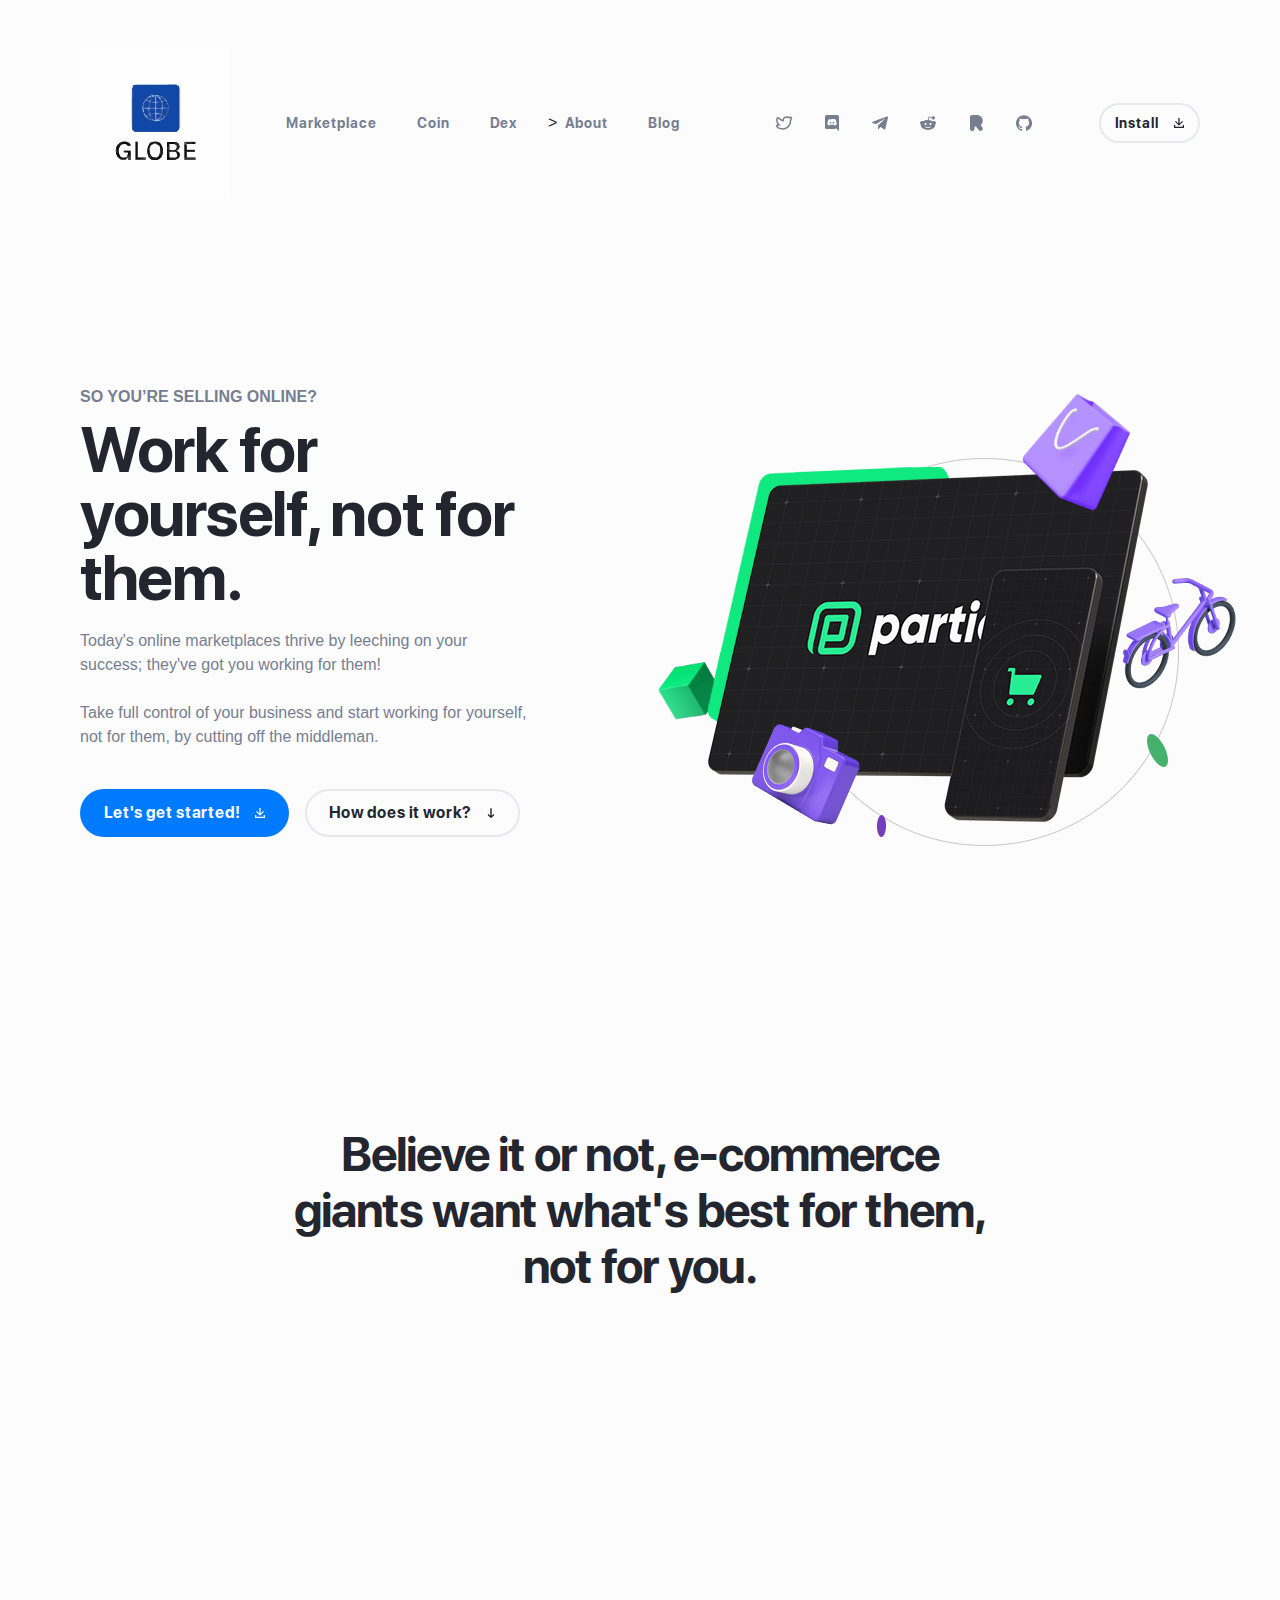
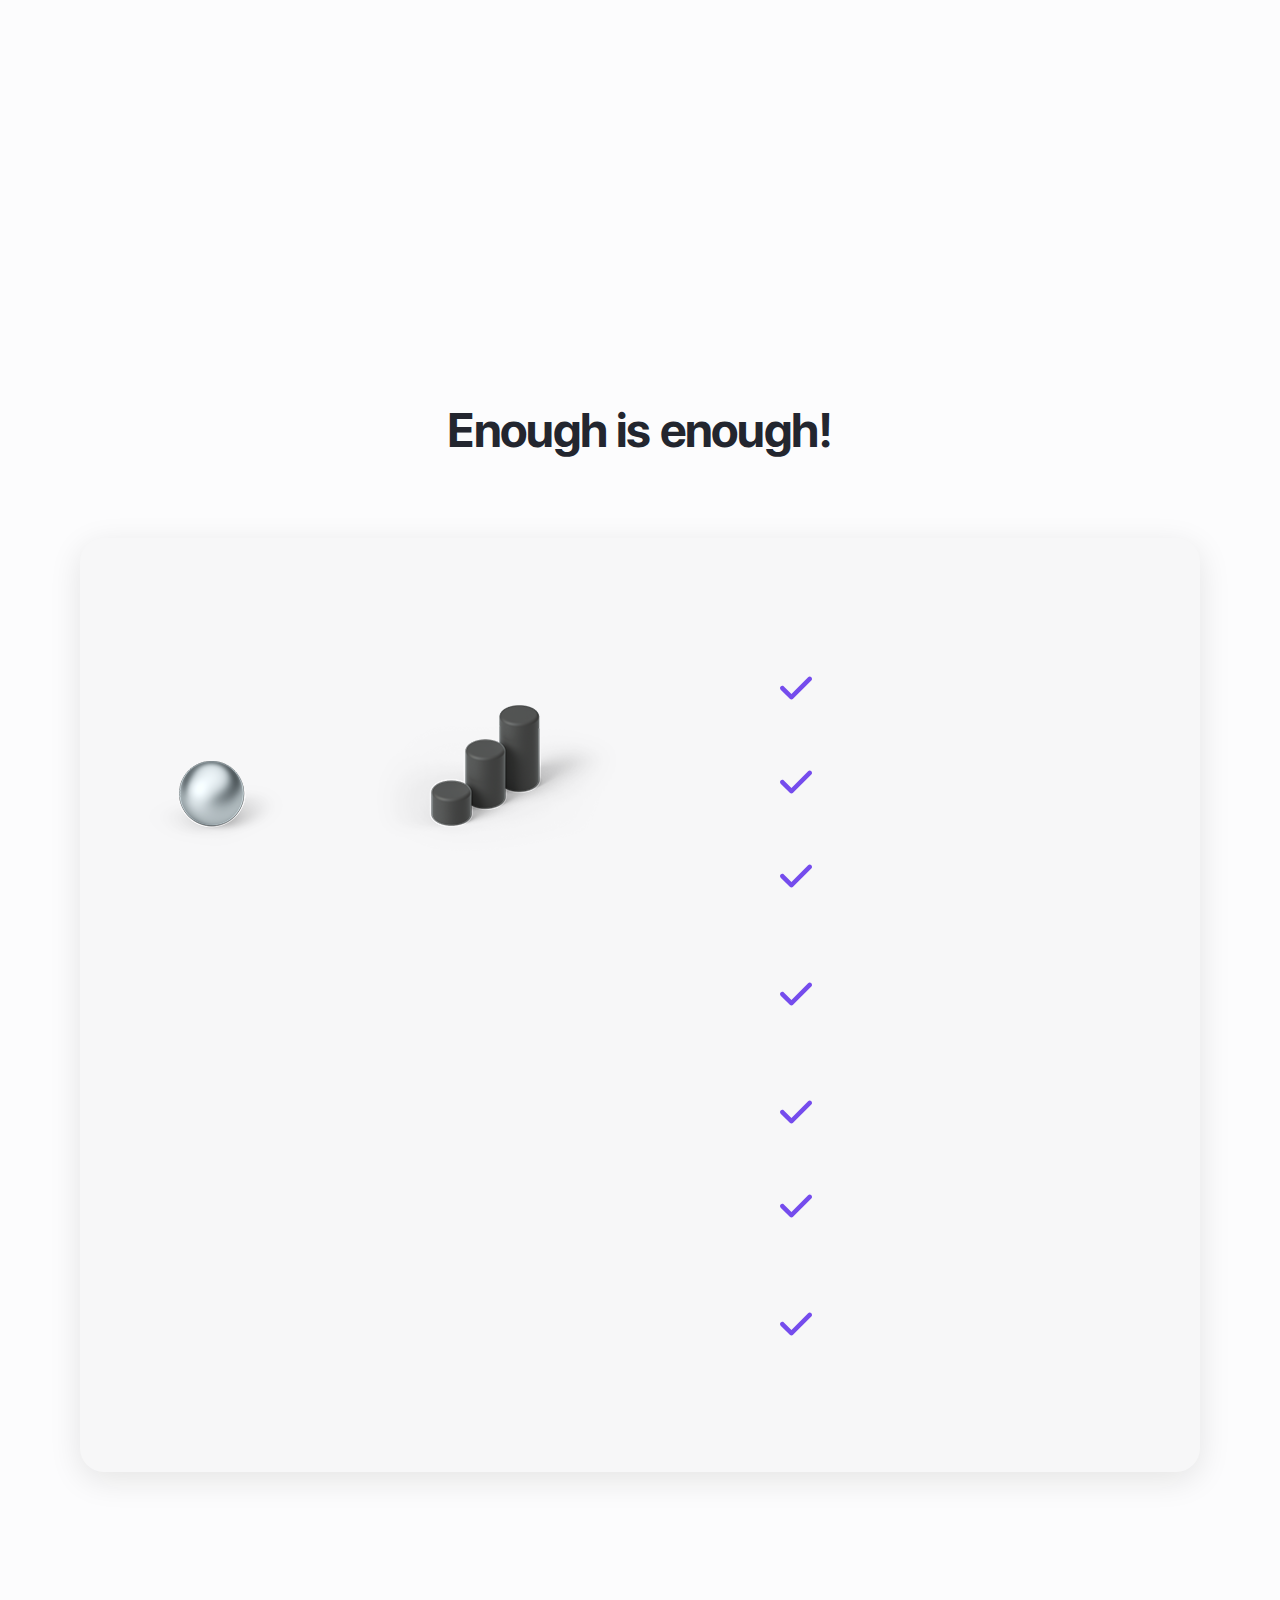
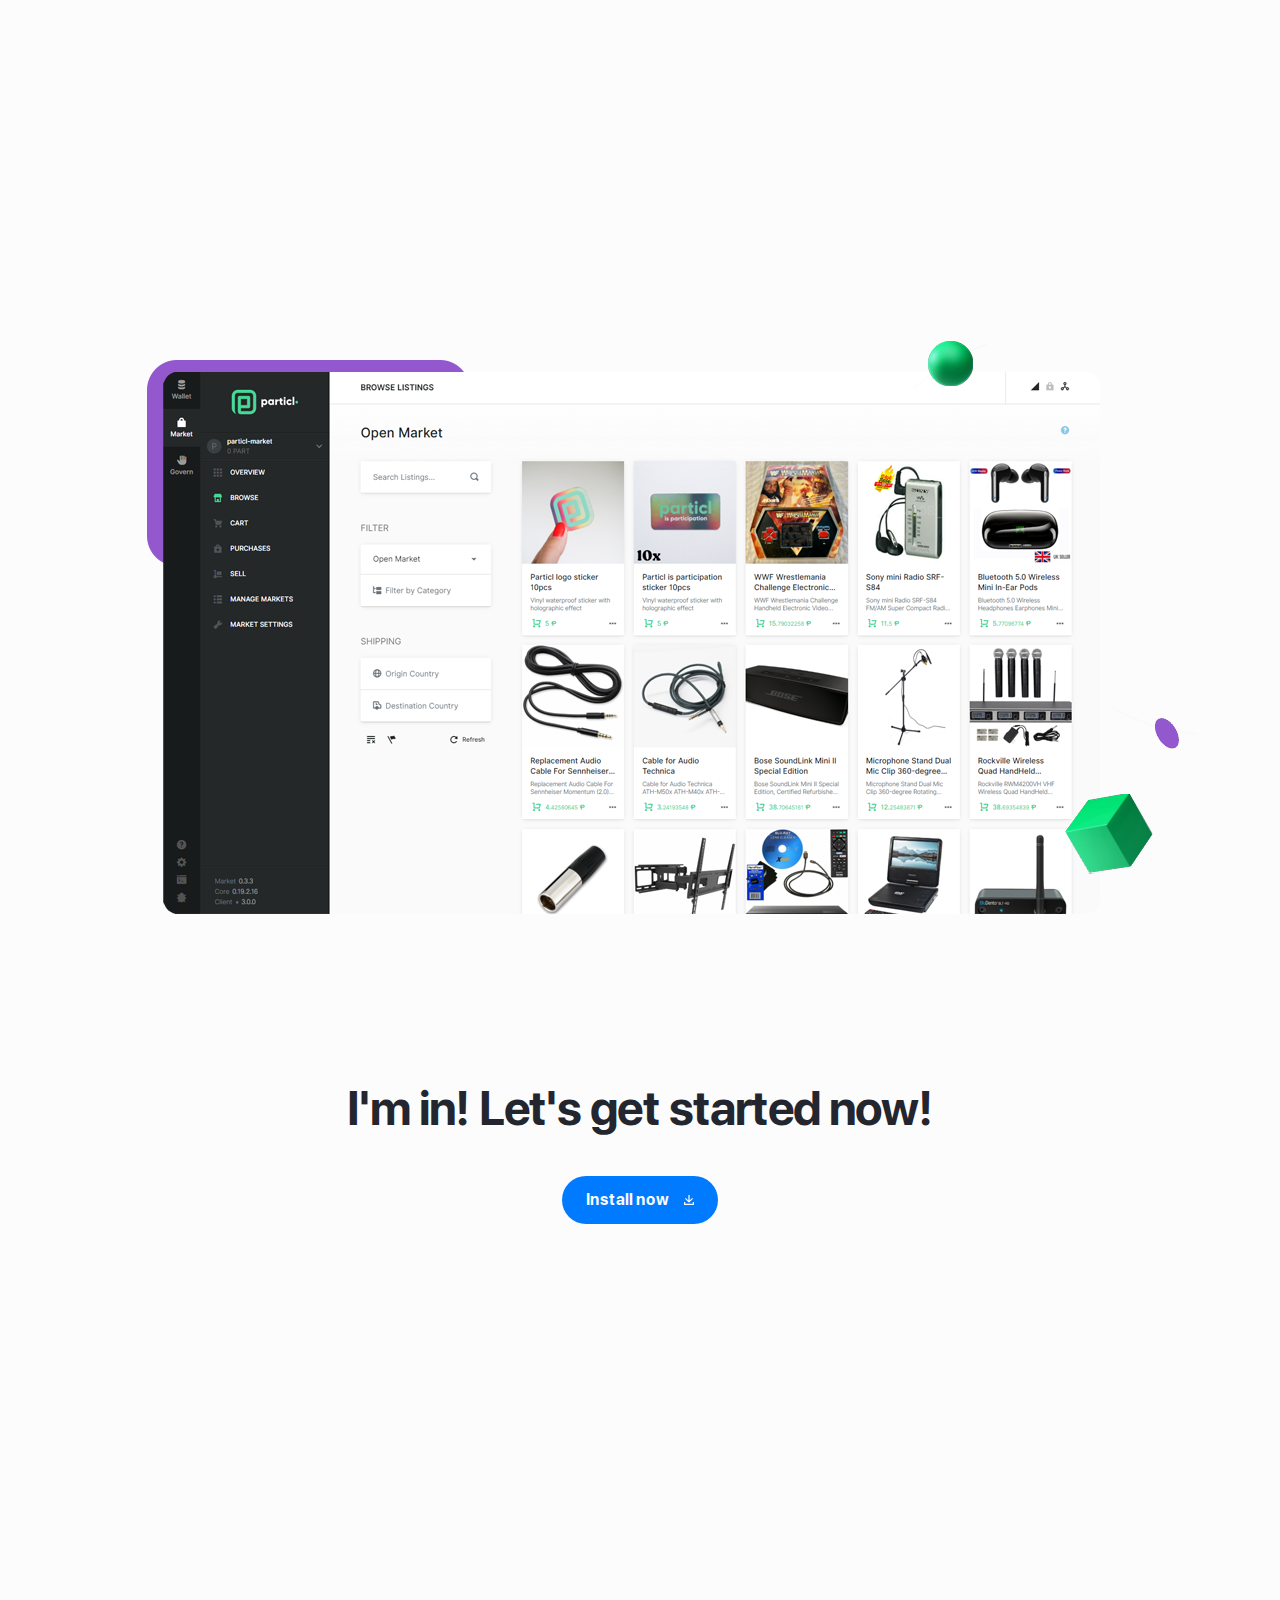
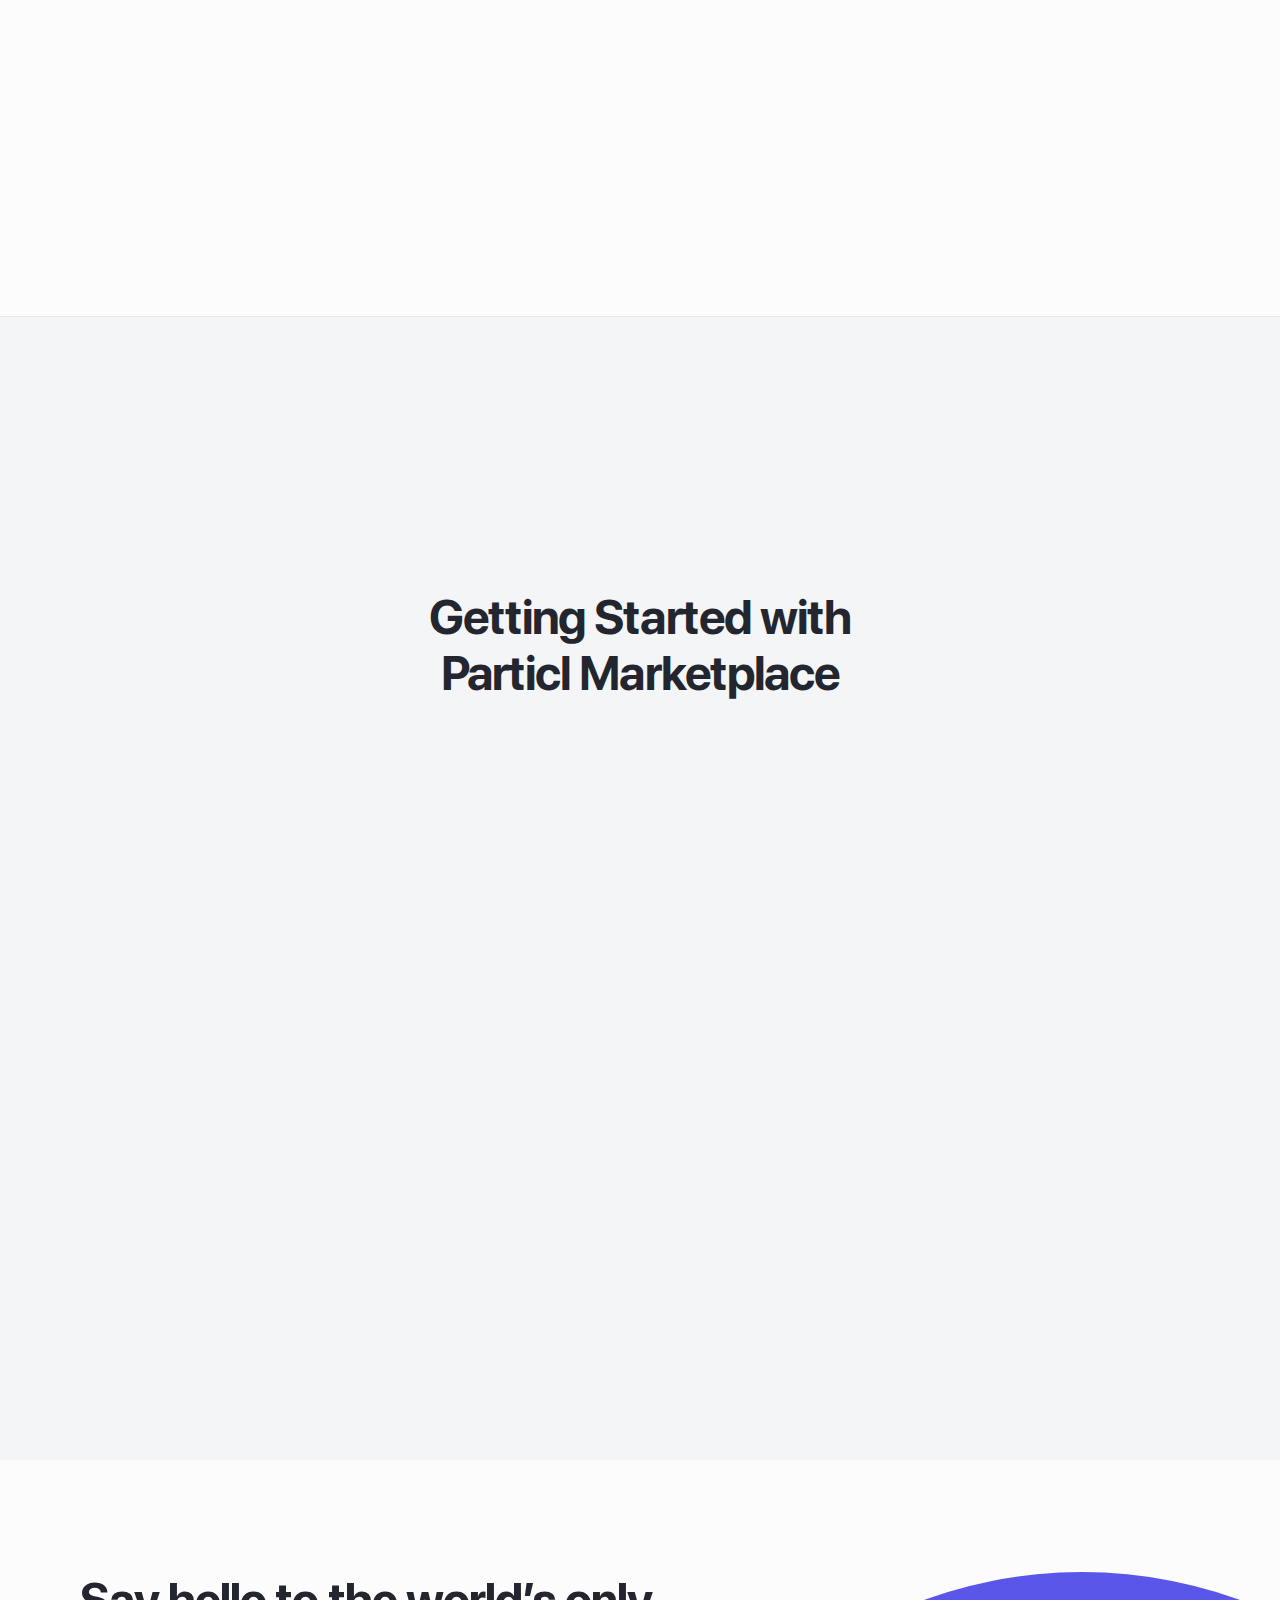
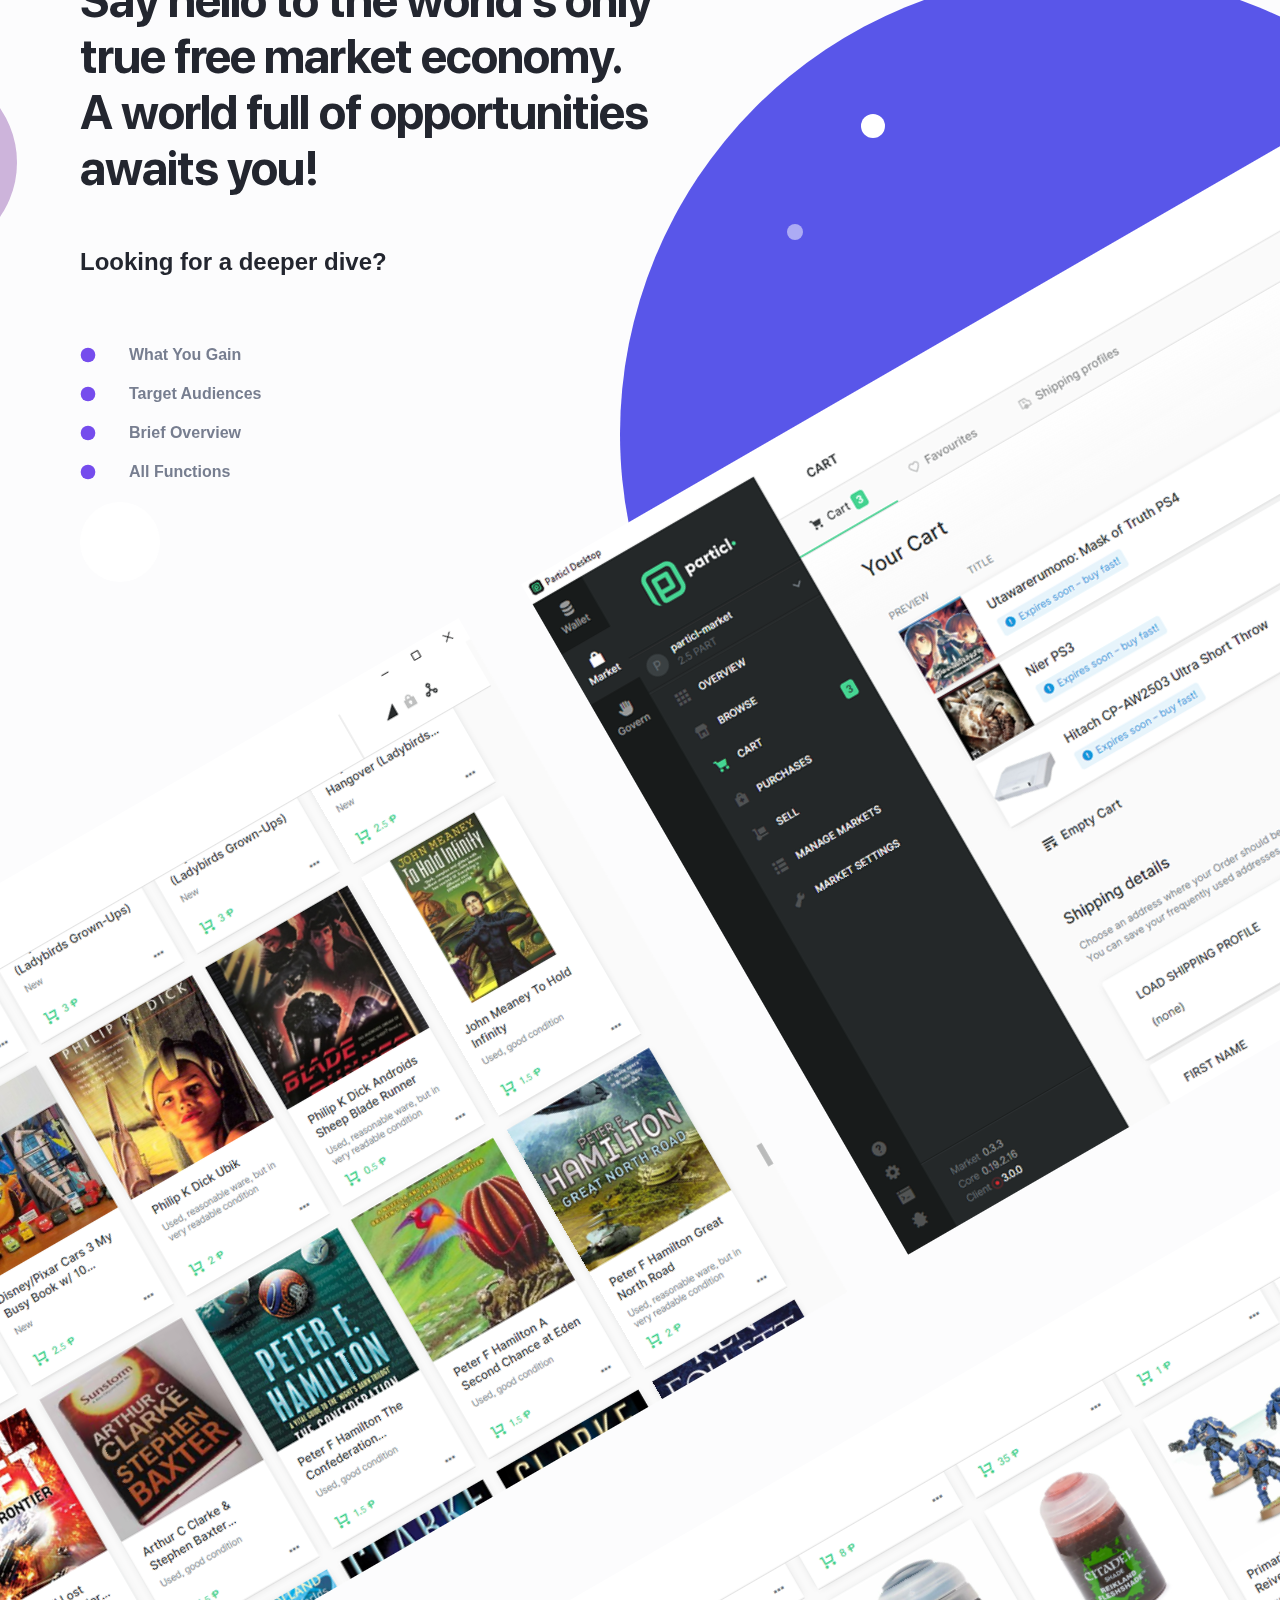
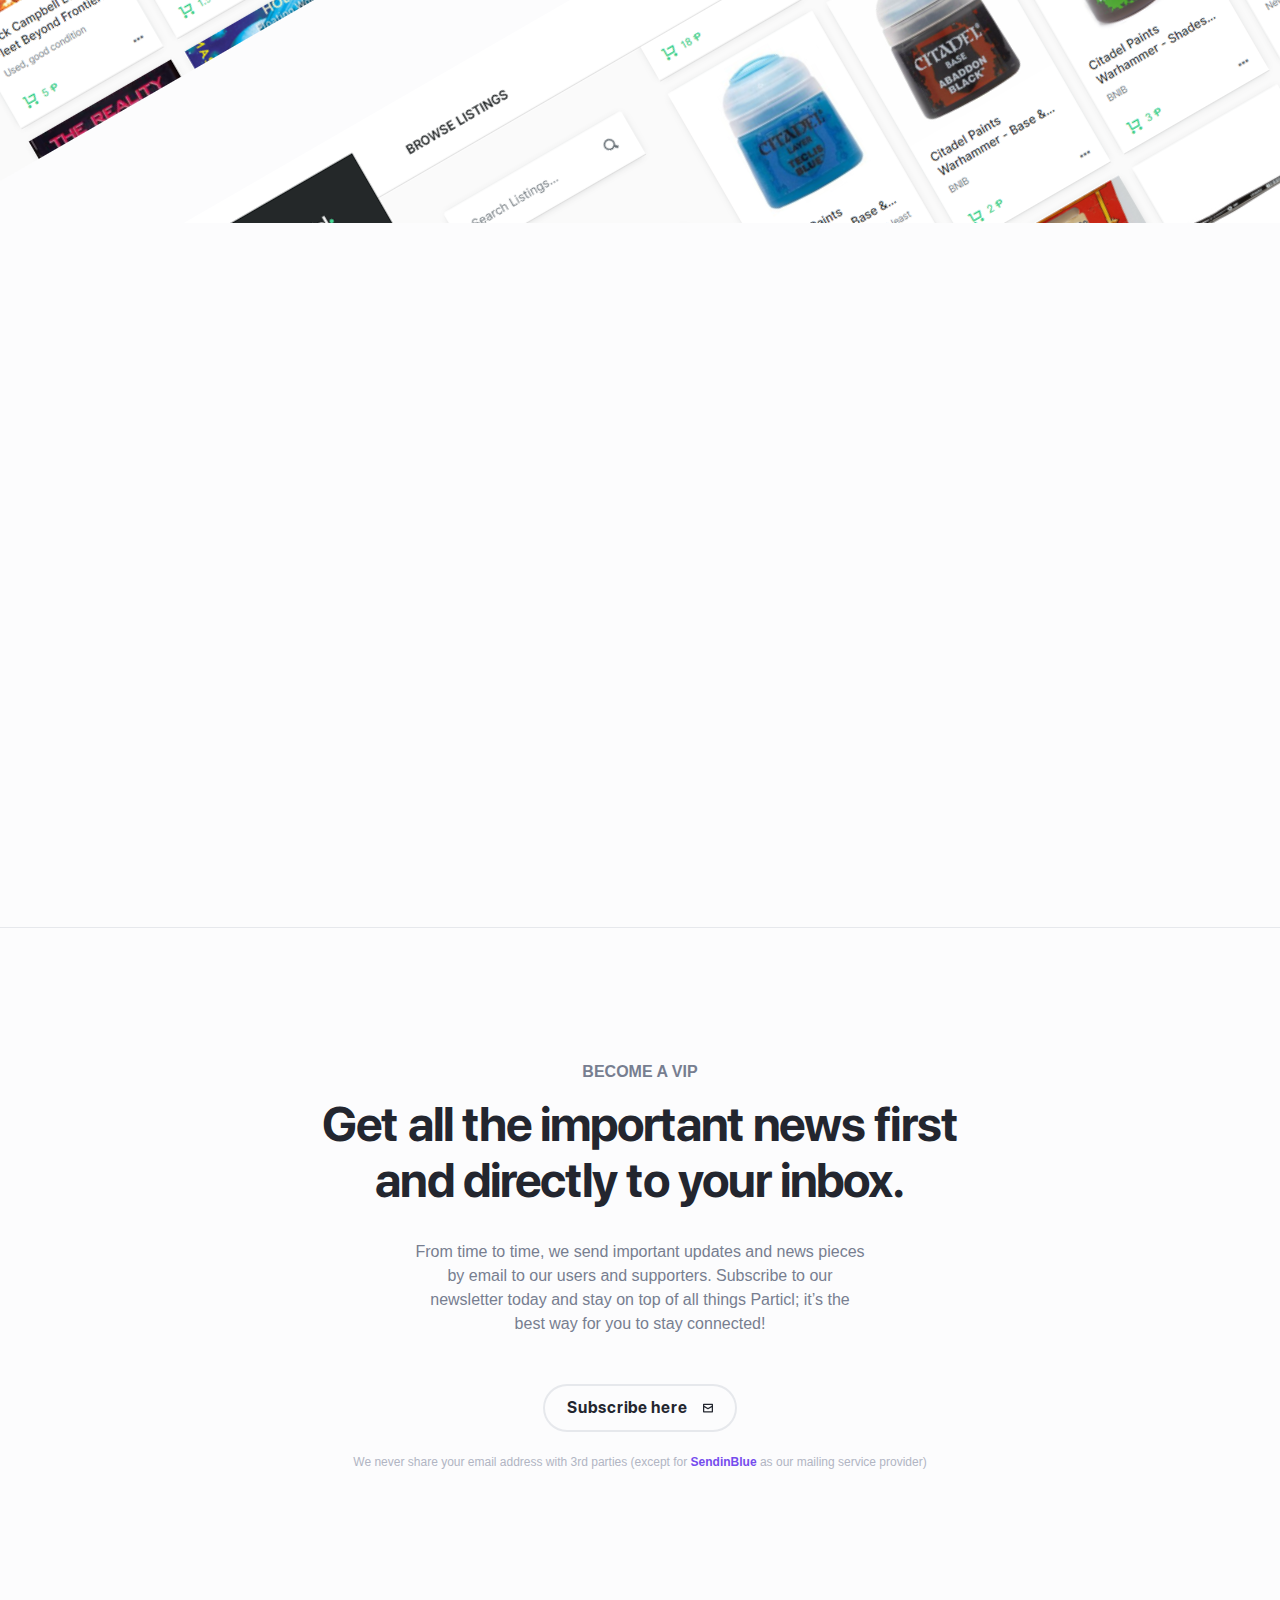
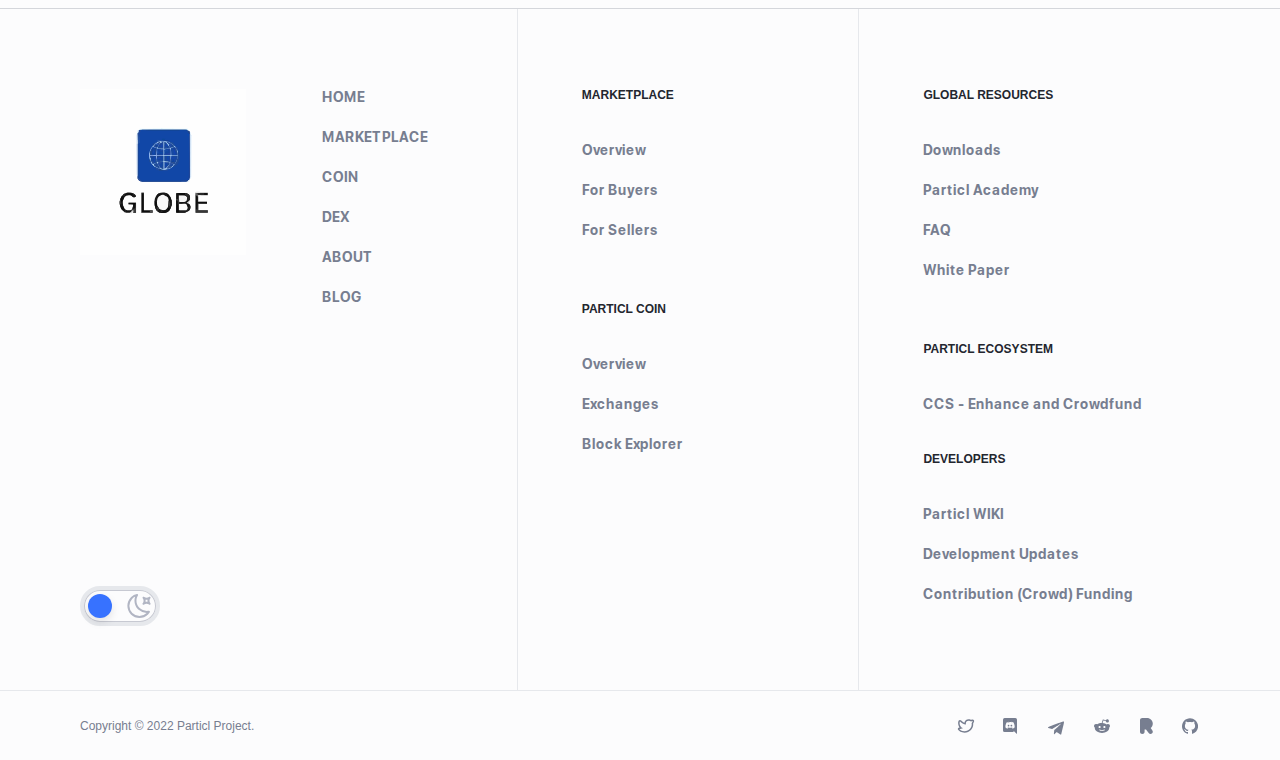
<file: seller.html>
<!DOCTYPE html>
<html lang="en">
  <head>
    <meta charset="utf-8">
    <title>Particl.io - Marketplace - Seller</title>
    <meta http-equiv="X-UA-Compatible" content="IE=Edge">
    <meta name="viewport" content="width=device-width, initial-scale=1, maximum-scale=1.0, user-scalable=no">
    <meta name="format-detection" content="telephone=no">
    <link rel="apple-touch-icon" sizes="180x180" href="img/apple-touch-icon.png">
    <link rel="icon" type="image/png" sizes="32x32" href="img/favicon-32x32.png">
    <link rel="icon" type="image/png" sizes="16x16" href="img/favicon-16x16.png">
    <link rel="manifest" href="img/site.webmanifest">
    <link rel="mask-icon" href="img/safari-pinned-tab.svg" color="#5bbad5">
    <meta name="msapplication-TileColor" content="#da532c">
    <meta name="theme-color" content="#ffffff">
    <meta name="description" content="Cut off the middleman and live free with apps that respect your rights, freedoms, and privacy. A world of opportunities awaits you!">
    <meta name="twitter:card" content="summary">
    <meta name="twitter:site" content="@particlproject">
    <meta name="twitter:title" content="Apps that respect your rights">
    <meta name="twitter:description" content="Particl.io - Apps that respect your rights">
    <meta name="twitter:creator" content="@particlproject">
    <meta name="twitter:image" content="">
    <meta property="og:title" content="Particl.io - Apps that respect your rights">
    <meta property="og:type" content="Article">
    <meta property="og:url" content="https://particl.io">
    <meta property="og:image" content="">
    <meta property="og:description" content="Cut off the middleman and live free with apps that respect your rights, freedoms, and privacy. A world of opportunities awaits you!">
    <meta property="og:site_name" content="Particl.io - Apps that respect your rights">
    <meta property="fb:admins" content="">
    <link rel="stylesheet" media="all" href="css/app.min.css">
    <script>
      var viewportmeta = document.querySelector('meta[name="viewport"]');
      if (viewportmeta) {
        if (screen.width < 375) {
          var newScale = screen.width / 375;
          viewportmeta.content = 'width=375, minimum-scale=' + newScale + ', maximum-scale=1.0, user-scalable=no, initial-scale=' + newScale + '';
        } else {
          viewportmeta.content = 'width=device-width, maximum-scale=1.0, initial-scale=1.0';
        }
      }
    </script>
  </head>
  <body>
    <script>
      console.log(localStorage.getItem('darkMode'));
      if (localStorage.getItem('darkMode') === "on") {
        document.body.classList.add("dark");
        document.addEventListener("DOMContentLoaded", function() {
          document.querySelector('.js-theme input').checked = true;
        });
      }
    </script>
    <!-- outer-->
    <div class="outer">
      <!-- header-->
      <header class="header js-header">
        <div class="header__center center"><a class="header__logo" href="https://particl.io"><img class="some-icon" src="img/logo-dark.svg" alt="Particl.io"><img class="some-icon-dark" src="img/logo-light.svg" alt="Particl.io"></a>
          <div class="header__wrap js-header-wrap">
            <nav class="header__nav"><a class="header__link" href="marketplace">Marketplace</a><a class="header__link" href="coin">Coin</a><a class="header__link" target="_blank" href="https://basicswapdex.com">Dex</a>><a class="header__link" href="about">About</a><a class="header__link" href="https://particl.news" target="_blank">Blog</a></nav>
            <div class="header__group">
              <div class="header__contacts">
                <div class="header__element">
                  <div class="header__subtitle"></div>
                  <div class="header__text"></div>
                </div>
              </div>
              <div class="header__socials"><a class="header__social" href="https://twitter.com/particlproject" target="_blank" title="twitter">
                  <svg class="icon icon-twitter">
                    <use xlink:href="#icon-twitter"></use>
                  </svg></a><a class="header__social" href="https://discord.me/particl" target="_blank" title="Discord">
                  <svg class="icon icon-discord">
                    <use xlink:href="#icon-discord"></use>
                  </svg></a><a class="header__social" href="https://t.me/particltg" target="_blank" title="Telegram">
                  <svg class="icon icon-telegram">
                    <use xlink:href="#icon-telegram"></use>
                  </svg></a><a class="header__social" href="https://www.reddit.com/r/Particl/" target="_blank" title="Reddit">
                  <svg class="icon icon-reddit">
                    <use xlink:href="#icon-reddit"></use>
                  </svg></a><a class="header__social" href="https://riot.im/app/#/room/#particl:matrix.org" target="_blank" title="Riot/Element">
                  <svg class="icon icon-riot">
                    <use xlink:href="#icon-riot"></use>
                  </svg></a><a class="header__social" href="https://github.com/particl" target="_blank" title="Github">
                  <svg class="icon icon-github">
                    <use xlink:href="#icon-github"></use>
                  </svg></a></div><a class="button button-stroke button-small header__button" href="downloads">Install
                <svg class="icon icon-download">
                  <use xlink:href="#icon-download"></use>
                </svg></a>
            </div>
          </div><a class="button button-stroke button-small header__button" href="downloads">Install
            <svg class="icon icon-download">
              <use xlink:href="#icon-download"></use>
            </svg></a>
          <button class="header__burger js-header-burger"></button>
        </div>
      </header>
      <!-- container-->
      <div class="outer__content">
        <div class="hero-seller">
          <div class="hero-seller__center center">
            <div class="hero-seller__wrap">
              <div class="stage">So you’re selling online?</div>
              <h1 class="hero-seller__title h1">Work for yourself, not for them.</h1>
              <div class="hero-seller__text">Today's online marketplaces thrive by leeching on your success; they've got you working for them! <br><br> Take full control of your business and start working for yourself, not for them, by cutting off the middleman.</div>
              <div class="hero-seller__btns"><a class="button hero-seller__button" href="downloads">Let's get started!
                  <svg class="icon icon-download">
                    <use xlink:href="#icon-download"></use>
                  </svg></a><a class="button-stroke hero-seller__button js-scroll" href="#seller-started">How does it work?
                  <svg class="icon icon-arrow-down">
                    <use xlink:href="#icon-arrow-down"></use>
                  </svg></a></div>
            </div>
            <div class="hero-seller__gallery">
              <div class="hero-seller__preview"><img class="some-icon" src="img/content/seller/hero/seller.png" alt="Seller"><img class="some-icon-dark" src="img/content/seller/hero/seller-dark.png" alt="Seller"></div>
              <div class="hero-seller__preview" data-aos="animation-translate-up" data-aos-anchor=".hero-seller__gallery"><img src="img/content/seller/hero/bag.png" alt="Bag"></div>
              <div class="hero-seller__preview" data-aos="animation-translate-up" data-aos-delay="400" data-aos-anchor=".hero-seller__gallery"><img src="img/content/seller/hero/cube.png" alt="Cube"></div>
            </div>
          </div>
        </div>
        <div class="section-believe believe">
          <div class="believe__center center">
            <div class="believe__head">
              <h2 class="believe__title h2">Believe it or not, e-commerce giants want what's best for them, not for you.</h2>
            </div>
            <div class="believe__list">
              <div class="believe__item" data-aos="animation-opacity">
                <div class="believe__icon"><svg xmlns="http://www.w3.org/2000/svg" height="40" width="40" viewBox="0 0 48 48">
<g stroke-linecap="square" stroke-width="4" fill="none" stroke="#212121" stroke-linejoin="miter" class="nc-icon-wrapper" stroke-miterlimit="10">
<path d="M40,18c0,11-16,27-16,27S8,29,8,18A15.854,15.854,0,0,1,24,2,15.854,15.854,0,0,1,40,18Z"></path>
<path d="M32,26H16V23.869a2.991,2.991,0,0,1,1.919-2.8,17.711,17.711,0,0,1,12.15.013A2.993,2.993,0,0,1,32,23.886Z" stroke="#212121"></path>
<path d="M20,12.091a4,4,0,1,1,8,0C28,14.35,26.209,17,24,17S20,14.35,20,12.091Z" stroke="#212121"></path>
</g>
                </div></svg>
                <div class="believe__category">They charge you to do their homework</div>
                <div class="believe__content">They track you and collect your sales data to get more insight on the market at no cost for them. Then, they use their findings to launch copycats of trending products and sub-brands that compete with you. And to gain more market dominance, they derank you in the search results at the same time. Not cool.</div>
              </div>
              <div class="believe__item" data-aos="animation-opacity">
                <div class="believe__icon"><svg xmlns="http://www.w3.org/2000/svg" height="40" width="40" viewBox="0 0 48 48">
<g stroke-linecap="square" stroke-width="4" fill="none" stroke="#212121" stroke-linejoin="miter" stroke-miterlimit="10">
<line data-cap="butt" x1="12" y1="9" x2="36" y2="23" stroke-linecap="butt" stroke="#212121"></line>
<polyline data-cap="butt" points="46,17 26,29 2,15 " stroke-linecap="butt"></polyline>
<line data-cap="butt" x1="26" y1="29" x2="26" y2="45" stroke-linecap="butt"></line>
<polygon points="46,17 46,31 26,45 2,31 2,15 22,3 "></polygon>
</g>
                </div></svg>
                <div class="believe__category">They decide what you're allowed to sell</div>
                <div class="believe__content">They have full control over what you can and can't sell based on their corporate interests. Their quest for market dominance locks you out of a ton of valuable opportunities, limits the number of customers you gain, and impedes on your ability to grow naturally. You deserve to be in control of your own business.</div>
              </div>
              <div class="believe__item" data-aos="animation-opacity">
                <div class="believe__icon"><svg xmlns="http://www.w3.org/2000/svg" height="40" width="40" viewBox="0 0 48 48">
<g stroke-linecap="square" stroke-width="4" fill="none" stroke="#212121" stroke-linejoin="miter" stroke-miterlimit="10">
<line data-cap="butt" x1="24" y1="2" x2="24" y2="10" stroke-linecap="butt" stroke="#212121"></line>
<line data-cap="butt" x1="46" y1="24" x2="38" y2="24" stroke-linecap="butt" stroke="#212121"></line>
<line data-cap="butt" x1="24" y1="46" x2="24" y2="38" stroke-linecap="butt" stroke="#212121"></line>
<line data-cap="butt" x1="2" y1="24" x2="10" y2="24" stroke-linecap="butt" stroke="#212121"></line>
<circle cx="24" cy="24" r="22"></circle>
<polyline points=" 16,12 24,24 32,24 " stroke="#212121"></polyline>
</g>
</svg>
                </div>
                <div class="believe__category">They rule against you most of the time</div>
                <div class="believe__content">If you sell online, then you know how rarely online marketplaces rule in your favour when it comes to dispute resolutions. The buyers are the ones bringing them money, and so they want their repeat business. That’s why they give them the best treatment possible; sellers usually simply follow along.</div>
              </div>
              <div class="believe__item" data-aos="animation-opacity">
                <div class="believe__icon"><svg xmlns="http://www.w3.org/2000/svg" height="40" width="40" viewBox="0 0 48 48">
<g stroke-linecap="square" stroke-width="4" fill="none" stroke="#212121" stroke-linejoin="miter" stroke-miterlimit="10">
<ellipse cx="15" cy="7" rx="11" ry="5"></ellipse>
<path data-cap="butt" d="M26,7v7c0,2.761-4.925,5-11,5 S4,16.761,4,14V7" stroke-linecap="butt"></path>
<path data-cap="butt" d="M22,24.857 C20.098,25.571,17.659,26,15,26c-6.075,0-11-2.239-11-5v-7" stroke-linecap="butt"></path>
<path data-cap="butt" d="M21.999,31.857 C20.098,32.571,17.659,33,15,33c-6.075,0-11-2.239-11-5v-7" stroke-linecap="butt"></path>
<path data-cap="butt" d="M22,38.857 C20.098,39.571,17.659,40,15,40c-6.075,0-11-2.239-11-5v-7" stroke-linecap="butt"></path>
<ellipse cx="33" cy="20" rx="11" ry="5" stroke="#212121"></ellipse>
<path data-cap="butt" d="M44,20v7c0,2.761-4.925,5-11,5 s-11-2.239-11-5v-7" stroke-linecap="butt" stroke="#212121"></path>
<path data-cap="butt" d="M44,27v7c0,2.761-4.925,5-11,5 s-11-2.239-11-5v-7" stroke-linecap="butt" stroke="#212121"></path>
<path data-cap="butt" d="M44,34v7c0,2.761-4.925,5-11,5 s-11-2.239-11-5v-7" stroke-linecap="butt" stroke="#212121"></path>
</g>
                </div></svg>
                <div class="believe__category">You pay them too much</div>
                <div class="believe__content">E-commerce businesses are controlled by corporate interests hungry for revenue and market dominance. That's why they keep on, year after year, raising their fees and commissions. You end up paying them a huge cut of every sale you make just for their permission to sell.</div>
              </div>
            </div>
          </div>
        </div>
        <div class="last"></div>
        <div class="buyer-enough">
          <div class="buyer-enough__center center">
            <div class="buyer-enough__head">
              <h2 class="believe__title h2">Enough is enough!</h2>
            </div>
            <div class="buyer-enough__container">
              <div class="buyer-enough__bg"></div>
              <div class="buyer-enough__row">
                <div class="buyer-enough__wrap">
                  <h2 class="buyer-enough__title h3" data-aos="animation-scale-top" data-aos-duration="600">Stop working for them and start doing what's best for you and your business; cut off the middleman!</h2>
                  <div class="buyer-enough__info"></div>
                </div>
                <div class="buyer-enough__gallery">
                  <div class="buyer-enough__preview"><img src="img/content/seller/enough/figure.png" alt="Figure"></div>
                  <div class="buyer-enough__preview" data-aos="animation-translate-down" data-aos-duration="1000"><img src="img/content/seller/enough/main-figure.png" alt="Main Figure"></div>
                </div>
                <div class="buyer-enough__list">
                  <div class="buyer-enough__item">
                    <div class="buyer-enough__icon">
                      <svg xmlns="http://www.w3.org/2000/svg" width="40" height="40" viewBox="0 0 20 20">
                        <path fill="#754CED" d="M14.049 2.635c.446-.446 1.17-.446 1.616 0 .412.412.444 1.06.095 1.509l-.095.108-9.143 9.143c-.412.412-1.06.444-1.509.095l-.108-.095L.335 8.822c-.446-.446-.446-1.17 0-1.616.412-.412 1.06-.444 1.509-.095l.108.095 3.763 3.762 8.335-8.334z"></path>
                      </svg>
                    </div>
                    <div class="buyer-enough__details">
                      <div class="buyer-enough__category" data-aos="animation-scale-top" data-aos-duration="600">Put an end to the reckless mining of your data.</div>
                    </div>
                  </div>
                  <div class="buyer-enough__item">
                    <div class="buyer-enough__icon">
                      <svg xmlns="http://www.w3.org/2000/svg" width="40" height="40" viewBox="0 0 20 20">
                        <path fill="#754CED" d="M14.049 2.635c.446-.446 1.17-.446 1.616 0 .412.412.444 1.06.095 1.509l-.095.108-9.143 9.143c-.412.412-1.06.444-1.509.095l-.108-.095L.335 8.822c-.446-.446-.446-1.17 0-1.616.412-.412 1.06-.444 1.509-.095l.108.095 3.763 3.762 8.335-8.334z"></path>
                      </svg>
                    </div>
                    <div class="buyer-enough__details">
                      <div class="buyer-enough__category" data-aos="animation-scale-top" data-aos-duration="600">Protect your privacy and your information.</div>
                    </div>
                  </div>
                  <div class="buyer-enough__item">
                    <div class="buyer-enough__icon">
                      <svg xmlns="http://www.w3.org/2000/svg" width="40" height="40" viewBox="0 0 20 20">
                        <path fill="#754CED" d="M14.049 2.635c.446-.446 1.17-.446 1.616 0 .412.412.444 1.06.095 1.509l-.095.108-9.143 9.143c-.412.412-1.06.444-1.509.095l-.108-.095L.335 8.822c-.446-.446-.446-1.17 0-1.616.412-.412 1.06-.444 1.509-.095l.108.095 3.763 3.762 8.335-8.334z"></path>
                      </svg>
                    </div>
                    <div class="buyer-enough__details">
                      <div class="buyer-enough__category" data-aos="animation-scale-top" data-aos-duration="600">Stop paying to do their market research that they use to hurt your business.</div>
                    </div>
                  </div>
                  <div class="buyer-enough__item">
                    <div class="buyer-enough__icon">
                      <svg xmlns="http://www.w3.org/2000/svg" width="40" height="40" viewBox="0 0 20 20">
                        <path fill="#754CED" d="M14.049 2.635c.446-.446 1.17-.446 1.616 0 .412.412.444 1.06.095 1.509l-.095.108-9.143 9.143c-.412.412-1.06.444-1.509.095l-.108-.095L.335 8.822c-.446-.446-.446-1.17 0-1.616.412-.412 1.06-.444 1.509-.095l.108.095 3.763 3.762 8.335-8.334z"></path>
                      </svg>
                    </div>
                    <div class="buyer-enough__details">
                      <div class="buyer-enough__category" data-aos="animation-scale-top" data-aos-duration="600">Restore the balance of power between you and the buyer when resolving disputes.</div>
                    </div>
                  </div>
                  <div class="buyer-enough__item">
                    <div class="buyer-enough__icon">
                      <svg xmlns="http://www.w3.org/2000/svg" width="40" height="40" viewBox="0 0 20 20">
                        <path fill="#754CED" d="M14.049 2.635c.446-.446 1.17-.446 1.616 0 .412.412.444 1.06.095 1.509l-.095.108-9.143 9.143c-.412.412-1.06.444-1.509.095l-.108-.095L.335 8.822c-.446-.446-.446-1.17 0-1.616.412-.412 1.06-.444 1.509-.095l.108.095 3.763 3.762 8.335-8.334z"></path>
                      </svg>
                    </div>
                    <div class="buyer-enough__details"></div>
                    <div class="buyer-enough__details">
                      <div class="buyer-enough__category" data-aos="animation-scale-top" data-aos-duration="600">Tear down artificial and arbitrary restrictions.</div>
                    </div>
                  </div>
                  <div class="buyer-enough__item">
                    <div class="buyer-enough__icon">
                      <svg xmlns="http://www.w3.org/2000/svg" width="40" height="40" viewBox="0 0 20 20">
                        <path fill="#754CED" d="M14.049 2.635c.446-.446 1.17-.446 1.616 0 .412.412.444 1.06.095 1.509l-.095.108-9.143 9.143c-.412.412-1.06.444-1.509.095l-.108-.095L.335 8.822c-.446-.446-.446-1.17 0-1.616.412-.412 1.06-.444 1.509-.095l.108.095 3.763 3.762 8.335-8.334z"></path>
                      </svg>
                    </div>
                    <div class="buyer-enough__details">
                      <div class="buyer-enough__category" data-aos="animation-scale-top" data-aos-duration="600">Gain access to previously unreachable customers and discover new opportunities.</div>
                    </div>
                  </div>
                  <div class="buyer-enough__item">
                    <div class="buyer-enough__icon">
                      <svg xmlns="http://www.w3.org/2000/svg" width="40" height="40" viewBox="0 0 20 20">
                        <path fill="#754CED" d="M14.049 2.635c.446-.446 1.17-.446 1.616 0 .412.412.444 1.06.095 1.509l-.095.108-9.143 9.143c-.412.412-1.06.444-1.509.095l-.108-.095L.335 8.822c-.446-.446-.446-1.17 0-1.616.412-.412 1.06-.444 1.509-.095l.108.095 3.763 3.762 8.335-8.334z"></path>
                      </svg>
                    </div>
                    <div class="buyer-enough__details">
                      <div class="buyer-enough__category" data-aos="animation-scale-top" data-aos-duration="600">Fight back against censorship, prejudice, and bias.</div>
                    </div>
                  </div>
                </div>
              </div>
            </div>
          </div>
        </div>
        <div class="buyer-started" id="seller-started">
          <div class="buyer-started__ center" id="buyer-startedcenter">
            <h2 class="buyer-started__title h2" data-aos="animation-scale-top" data-aos-duration="600">Safely sell anything on a decentralized and private marketplace that has no restrictions.</h2>
            <div class="buyer-started__preview"><img src="img/content/seller/started/desktop-screenshot-seller.png" alt="Desktop Screenshot Seller"></div>
            <div class="buyer-started__wrap"></div>
          </div>
        </div>
        <div class="section-more more">
          <div class="more__center center">
            <div class="more__head">
              <h2 class="more__title h2">I'm in! Let's get started now!</h2>
              <div class="more__btns"><a class="button more__button" href="downloads">Install now
                  <svg class="icon icon-download">
                    <use xlink:href="#icon-download"></use>
                  </svg></a></div>
            </div>
            <div class="more__list">
              <div class="more__item" data-aos="animation-opacity">
                <div class="more__icon"><svg xmlns="http://www.w3.org/2000/svg" height="40" width="40" viewBox="0 0 48 48">
<g stroke-linecap="square" stroke-width="4" fill="none" stroke="#212121" stroke-linejoin="miter" stroke-miterlimit="10">
<line x1="24" y1="3" x2="24" y2="6" stroke="#212121"></line>
<line x1="24" y1="13" x2="24" y2="16" stroke="#212121"></line>
<line x1="24" y1="33" x2="24" y2="36" stroke="#212121"></line>
<line data-cap="butt" x1="14.878" y1="34.505" x2="40" y2="4" stroke-linecap="butt"></line>
<line data-cap="butt" x1="33.122" y1="34.505" x2="8" y2="4" stroke-linecap="butt"></line>
<circle cx="38" cy="38" r="6"></circle>
<circle cx="10" cy="38" r="6"></circle>
</g>
                </div></svg>
                <div class="more__category">No intermediary cuts on your sales</div>
                <div class="more__content">Only pay the bare minimum that is required for the marketplace to operate and avoid the exhorbitant fees charged by centralized marketplaces and their rent-seeking behaviors.</div>
              </div>
              <div class="more__item" data-aos="animation-opacity">
                <div class="more__icon"><svg xmlns="http://www.w3.org/2000/svg" height="40" width="40" viewBox="0 0 48 48">
<g stroke-linecap="square" stroke-width="4" fill="none" stroke="#212121" stroke-linejoin="miter" class="nc-icon-wrapper" stroke-miterlimit="10">
<polyline data-cap="butt" points="20 44 20 32 28 32 28 44" stroke-linecap="butt"></polyline>
<polyline points="8 27 8 44 40 44 40 27"></polyline>
<path d="M46,16a6.148,6.148,0,0,1-6.286,6,6.361,6.361,0,0,1-5.238-2.686,6.45,6.45,0,0,1-10.476,0,6.45,6.45,0,0,1-10.476,0A6.361,6.361,0,0,1,8.286,22,6.148,6.148,0,0,1,2,16L10,4H38Z" stroke="#212121"></path>
</g>
                </div></svg>
                <div class="more__category">Earn fees with a market that you own</div>
                <div class="more__content">Since you and the rest of the community own Particl Marketplace, anytime an item is listed for sale, its listing fees are proportionally redistributed back to the users of the network.</div>
              </div>
              <div class="more__item" data-aos="animation-opacity">
                <div class="more__icon"><svg xmlns="http://www.w3.org/2000/svg" height="40" width="40" viewBox="0 0 48 48">
<g stroke-linecap="square" stroke-width="4" fill="none" stroke="#212121" stroke-linejoin="miter" class="nc-icon-wrapper" stroke-miterlimit="10">
<rect x="4" y="4" width="40" height="40" rx="4"></rect>
<polyline points="12 26 18 32 36 14" stroke="#212121"></polyline>
</g>
                </div></svg>
                <div class="more__category">And more...</div>
                <div class="more__content"></div>
                <ul class="more__checkpoints">
                  <li>Always get your payment in time, no chargeback.</li>
                  <li>Plug-and-play and maintenance free platform.</li>
                  <li>Fraud and scam attempts on you will fail.</li>
                  <li>No registration, subscription or sales fees.</li>
                  <li>Bring your operating costs to the minimum</li>
                </ul>
              </div>
            </div>
          </div>
        </div>
        <div class="last"></div>
        <div class="section-bg section-border-top steps">
          <div class="section steps" id="steps">
            <div class="steps__center center">
              <div class="steps__head">
                <h2 class="steps__title h2">Getting Started with Particl Marketplace</h2>
              </div>
              <div class="steps__list">
                <div class="steps__item" data-aos="animation-opacity">
                  <div class="steps__preview" style="background-color: #754CED;"><svg xmlns="http://www.w3.org/2000/svg" height="32" width="32" viewBox="0 0 32 32">
<g stroke-linecap="square" stroke-width="2" fill="none" stroke="#fff" stroke-linejoin="miter" stroke-miterlimit="10">
<line x1="1" y1="22" x2="9" y2="22" stroke="#fff"></line>
<rect x="1" y="3" width="8" height="26"></rect>
<line x1="5" y1="8" x2="5" y2="12" stroke="#fff"></line>
<line x1="9" y1="22" x2="17" y2="22" stroke="#fff"></line>
<rect x="9" y="3" width="8" height="26"></rect>
<line x1="13" y1="8" x2="13" y2="12" stroke="#fff"></line>
<line x1="21.023" y1="22.082" x2="28.929" y2="20.858" stroke="#fff"></line>
<rect x="20.057" y="2.541" transform="matrix(0.9882 -0.1531 0.1531 0.9882 -2.0951 3.8651)" width="8" height="26"></rect>
<line x1="22.833" y1="7.635" x2="23.445" y2="11.588" stroke="#fff"></line>
</g>
                  </div></svg>
                  <div class="steps__number">Step 1</div>
                  <div class="steps__subtitle">Get familiar</div>
                  <div class="steps__content">Particl Marketplace is different than what you usually use. Make your first few steps by getting more familiar with it and learning the basics.</div><a class="button button button-small" href="https://academy.particl.io" target="_blank">Particl Academy
                    <svg class="icon icon-link">
                      <use xlink:href="#icon-link"></use>
                    </svg></a>
                </div>
                <div class="steps__item" data-aos="animation-opacity">
                  <div class="steps__preview" style="background-color: #754CED;"><svg xmlns="http://www.w3.org/2000/svg" height="32" width="32" viewBox="0 0 32 32">
<g stroke-linecap="square" stroke-width="2" fill="none" stroke="#fff" stroke-linejoin="miter" class="nc-icon-wrapper" stroke-miterlimit="10">
<line data-cap="butt" x1="25" y1="16" x2="25" y2="29" stroke-linecap="butt" stroke="#fff"></line>
<polyline points=" 30,24 25,29 20,24 " stroke="#fff"></polyline>
<path d="M17,27H5 c-2.209,0-4-1.791-4-4v0h15"></path>
<path d="M4,19V5 c0-1.105,0.895-2,2-2h20c1.105,0,2,0.895,2,2v8"></path>
<line x1="15" y1="7" x2="17" y2="7"></line>
</g>
</svg>
                  </div>
                  <div class="steps__number">Step 2</div>
                  <div class="steps__subtitle">Get Particl Desktop</div>
                  <div class="steps__content">Particl Marketplace is available on all major operating systems and devices.</div><a class="button button-stroke button-small" href="downloads">Download now
                    <svg class="icon icon-download">
                      <use xlink:href="#icon-download"></use>
                    </svg></a>
                </div>
                <div class="steps__item" data-aos="animation-opacity">
                  <div class="steps__preview" style="background-color: #754CED;"><svg xmlns="http://www.w3.org/2000/svg" height="32" width="32" viewBox="0 0 48 48">
<g stroke-linecap="square" stroke-width="4" fill="none" stroke="#fff" stroke-linejoin="miter" stroke-miterlimit="10">
<ellipse cx="15" cy="7" rx="11" ry="5"></ellipse>
<path data-cap="butt" d="M26,7v7c0,2.761-4.925,5-11,5 S4,16.761,4,14V7" stroke-linecap="butt"></path>
<path data-cap="butt" d="M22,24.857 C20.098,25.571,17.659,26,15,26c-6.075,0-11-2.239-11-5v-7" stroke-linecap="butt"></path>
<path data-cap="butt" d="M21.999,31.857 C20.098,32.571,17.659,33,15,33c-6.075,0-11-2.239-11-5v-7" stroke-linecap="butt"></path>
<path data-cap="butt" d="M22,38.857 C20.098,39.571,17.659,40,15,40c-6.075,0-11-2.239-11-5v-7" stroke-linecap="butt"></path>
<ellipse cx="33" cy="20" rx="11" ry="5" stroke="#fff"></ellipse>
<path data-cap="butt" d="M44,20v7c0,2.761-4.925,5-11,5 s-11-2.239-11-5v-7" stroke-linecap="butt" stroke="#fff"></path>
<path data-cap="butt" d="M44,27v7c0,2.761-4.925,5-11,5 s-11-2.239-11-5v-7" stroke-linecap="butt" stroke="#fff"></path>
<path data-cap="butt" d="M44,34v7c0,2.761-4.925,5-11,5 s-11-2.239-11-5v-7" stroke-linecap="butt" stroke="#fff"></path>
</g>
</svg>
                  </div>
                  <div class="steps__number">Step 3</div>
                  <div class="steps__subtitle">Get PART coins</div>
                  <div class="steps__content">You'll need PART to pay for listing fees. There are several ways you can buy some on cryptocurrency exchanges.</div><a class="button button-stroke button-small" href="coin#exchanges">Particl Exchanges
                    <svg class="icon icon-arrow-down">
                      <use xlink:href="#icon-arrow-down"></use>
                    </svg></a>
                </div>
                <div class="steps__item" data-aos="animation-opacity">
                  <div class="steps__preview" style="background-color: #754CED;"><svg xmlns="http://www.w3.org/2000/svg" height="32" width="32" viewBox="0 0 48 48">
<g stroke-linecap="square" stroke-width="4" fill="none" stroke="#fff" stroke-linejoin="miter" stroke-miterlimit="10">
<polyline data-cap="butt" points="20 44 20 32 28 32 28 44" stroke-linecap="butt"></polyline>
<polyline points="8 27 8 44 40 44 40 27"></polyline>
<path d="M46,16a6.148,6.148,0,0,1-6.286,6,6.361,6.361,0,0,1-5.238-2.686,6.45,6.45,0,0,1-10.476,0,6.45,6.45,0,0,1-10.476,0A6.361,6.361,0,0,1,8.286,22,6.148,6.148,0,0,1,2,16L10,4H38Z" stroke="#fff"></path>
</g>
</svg>
                  </div>
                  <div class="steps__number">Step 4</div>
                  <div class="steps__subtitle">Start selling</div>
                  <div class="steps__content">List items for sale, create new marketplaces, trade directly with people all around the world, and grow your business by joining a true free market economy.</div>
                </div>
              </div>
            </div>
          </div>
        </div>
        <div class="section say-hello" id="say-hello">
          <div class="say-hello__center center">
            <div class="say-hello__wrap">
              <div class="say-hello__top" data-aos="animation-scale-y">
                <h2 class="say-hello__title title h2">Say hello to the world’s only true free market economy. <br>A world full of opportunities awaits you!</h2>
                <h2 class="say-hello__title title">Looking for a deeper dive?</h2>
              </div>
              <div class="say-hello__info info" data-aos="animation-scale-y" data-aos-delay="150"></div>
              <div class="say-hello__list2">
                <div class="say-hello__item2" data-aos="animation-scale-y">
                  <div class="say-hello__icon2"><svg xmlns="http://www.w3.org/2000/svg" height="16" width="16" viewBox="0 0 24 24">
<g fill="#212121">
<path d="M12,1A11,11,0,1,0,23,12,11.012,11.012,0,0,0,12,1Z" fill="#754CED "></path>
</g>
</svg>
                  </div><a class="say-hello__text2" href="https://academy.particl.io/en/latest/intro/intro_general_particlmarketplace.html" target="_blank" title="What You Gain">What You Gain</a>
                </div>
                <div class="say-hello__item2" data-aos="animation-scale-y">
                  <div class="say-hello__icon2"><svg xmlns="http://www.w3.org/2000/svg" height="16" width="16" viewBox="0 0 24 24">
<g fill="#212121"">
<path d="M12,1A11,11,0,1,0,23,12,11.012,11.012,0,0,0,12,1Z" fill="#754CED "></path>
</g>
</svg>
                  </div><a class="say-hello__text2" href="https://academy.particl.io/en/latest/intro/intro_general_target_audiences.html" target="_blank" title="Target Audiences">Target Audiences</a>
                </div>
                <div class="say-hello__item2" data-aos="animation-scale-y">
                  <div class="say-hello__icon2"><svg xmlns="http://www.w3.org/2000/svg" height="16" width="16" viewBox="0 0 24 24">
<g fill="#212121">
<path d="M12,1A11,11,0,1,0,23,12,11.012,11.012,0,0,0,12,1Z" fill="#754CED "></path>
</g>
</svg>
                  </div><a class="say-hello__text2" href="https://academy.particl.io/en/latest/intro/intro_marketplace_brief_overview.html" target="_blank" title="Brief Overview">Brief Overview</a>
                </div>
                <div class="say-hello__item2" data-aos="animation-scale-y">
                  <div class="say-hello__icon2"><svg xmlns="http://www.w3.org/2000/svg" height="16" width="16" viewBox="0 0 24 24">
<g fill="#212121">
<path d="M12,1A11,11,0,1,0,23,12,11.012,11.012,0,0,0,12,1Z" fill="#754CED "></path>
</g>
</svg>
                  </div><a class="say-hello__text2" href="https://academy.particl.io/en/latest/intro/intro_general_functions.html" target="_blank" title="All Functions">All Functions</a>
                </div>
              </div>
            </div>
            <div class="say-hello__bg"><img class="say-hello__pic" src="img/content/seller/hello/circle.svg" alt="Cicle"></div>
            <div class="say-hello__circles">
              <div class="say-hello__circle"></div>
              <div class="say-hello__circle"></div>
            </div>
            <div class="say-hello__list">
              <div class="say-hello__preview"><img class="say-hello__pic js-parallax" data-scale="1.3" data-orientation="right" src="img/content/seller/hello/group-1.png" alt="Particl Desktop Screenshot One"></div>
              <div class="say-hello__preview"><img class="say-hello__pic js-parallax" data-scale="1.3" data-orientation="left" src="img/content/seller/hello/group-2.png" alt="Particl Desktop Screenshot Two"></div>
            </div>
          </div>
        </div>
        <div class="section-academy academy">
          <div class="academy__center center">
            <div class="academy__head">
              <h2 class="academy__title h2"></h2>
            </div>
            <div class="academy__list">
              <div class="academy__item" data-aos="animation-opacity">
                <div class="academy__icon"><svg xmlns="http://www.w3.org/2000/svg" height="40" width="40" viewBox="0 0 48 48">
<g stroke-linecap="square" stroke-width="4" fill="none" stroke="#212121" stroke-linejoin="miter" stroke-miterlimit="10">
<line data-cap="butt" x1="38" y1="25" x2="38" y2="43" stroke-linecap="butt" stroke="#212121"></line>
<polyline points=" 44,37 38,43 32,37 " stroke="#212121"></polyline>
<path d="M25,31H2v0 c0,3.314,2.686,6,6,6h17"></path>
<path d="M6,26V10 c0-2.209,1.791-4,4-4h28c2.209,0,4,1.791,4,4v10"></path>
<line x1="23" y1="12" x2="25" y2="12"></line>
</g>
                </div></svg>
                <div class="academy__category">Installation & Usage</div>
                <div class="academy__content"></div>
                <ul class="academy__checkpoints">
                  <li><a href="https://academy.particl.io/en/latest/guides/guide_general_getstarted.html" target="_blank" title="QuickStart Guide">QuickStart Guide</a></li>
                  <li><a href="https://academy.particl.io/en/latest/guides/guide_mp_setup_installation.html" target="_blank" title="Installation Guides">Installation Guides</a></li>
                </ul>
              </div>
              <div class="academy__item" data-aos="animation-opacity">
                <div class="academy__icon"><svg xmlns="http://www.w3.org/2000/svg" height="40" width="40" viewBox="0 0 48 48">
<g stroke-linecap="square" stroke-width="4" fill="none" stroke="#212121" stroke-linejoin="miter" stroke-miterlimit="10">
<line data-cap="butt" x1="2" y1="32" x2="14" y2="32" stroke-linecap="butt" stroke="#212121"></line>
<line data-cap="butt" x1="14" y1="32" x2="26" y2="32" stroke-linecap="butt" stroke="#212121"></line>
<line data-cap="butt" x1="31.509" y1="32.107" x2="43.402" y2="30.509" stroke-linecap="butt" stroke="#212121"></line>
<rect x="2" y="4" width="12" height="40"></rect>
<line x1="8" y1="10" x2="8" y2="20" stroke="#212121"></line>
<rect x="14" y="4" width="12" height="40"></rect>
<line x1="20" y1="10" x2="20" y2="20" stroke="#212121"></line>
<rect x="30.391" y="3.379" transform="matrix(0.9911 -0.1331 0.1331 0.9911 -2.7886 5.0529)" width="12" height="40"></rect>
<line x1="34.527" y1="9.504" x2="35.858" y2="19.415" stroke="#212121"></line>
</g>
                </div></svg>
                <div class="academy__category">Guides</div>
                <div class="academy__content"></div>
                <ul class="academy__checkpoints">
                  <li><a href="https://academy.particl.io/en/latest/guides/guide_mp_general_managing_funds.html" target="_blank" title="Funds, Coins, and Balances">Funds, Coins, and Balances</a></li>
                  <li><a href="https://academy.particl.io/en/latest/guides/guide_general_obtaining_part.html" target="_blank" title="Obtain Part">Obtain Part</a></li>
                  <li><a href="https://academy.particl.io/en/latest/guides/guide_mp_customer_understanding_buyflow.html" target="_blank" title="Buy Process">Buy Process</a></li>
                  <li><a href="https://academy.particl.io/en/latest/guides/guide_mp_vendor_understanding_sellflow.html" target="_blank" title="Sell Process">Sell Process</a></li>
                  <li><a href="https://academy.particl.io/en/latest/guides/guide_mp_general_market_management.html" target="_blank" title="Markets &amp; Storefronts">Markets & Storefronts</a></li>
                  <li><a href="https://academy.particl.io/en/latest/guides/guide_mp_general_enable_staking.html" target="_blank" title="Staking and Voting">Staking and Voting</a></li>
                  <li><a href="https://academy.particl.io/en/latest/guides/guide_mp_user_best_practices_overview.html" target="_blank" title="Buyers Best Practices">Buyers Best Practices</a></li>
                  <li><a href="https://academy.particl.io/en/latest/guides/guide_mp_vendor_best_practices_overview.html" target="_blank" title="Seller Best Practices">Seller Best Practices</a></li>
                </ul>
              </div>
              <div class="academy__item" data-aos="animation-opacity">
                <div class="academy__icon"><svg xmlns="http://www.w3.org/2000/svg" height="40" width="40" viewBox="0 0 48 48">
<g stroke-linecap="square" stroke-width="4" fill="none" stroke="#212121" stroke-linejoin="miter" stroke-miterlimit="10">
<polygon points=" 46,2 22,2 22,23 31,16 46,16 " stroke="#212121"></polygon>
<path d="M20,43.672 c0-1.208-0.529-2.357-1.476-3.108C17.078,39.416,14.57,38,11,38s-6.078,1.416-7.524,2.564C2.529,41.315,2,42.464,2,43.672V46h18 V43.672z"></path>
<circle cx="11" cy="28" r="5"></circle>
<path d="M46,43.672 c0-1.208-0.529-2.357-1.476-3.108C43.078,39.416,40.57,38,37,38s-6.078,1.416-7.524,2.564C28.529,41.315,28,42.464,28,43.672V46h18 V43.672z"></path>
<circle cx="37" cy="28" r="5"></circle>
</g>
                </div></svg>
                <div class="academy__category">Explained</div>
                <div class="academy__content"></div>
                <ul class="academy__checkpoints">
                  <li><a href="https://academy.particl.io/en/latest/in-depth/indepth_mp_explained.html" target="_blank" title="Particl Marketplace">Particl Marketplace</a></li>
                  <li><a href="https://academy.particl.io/en/latest/in-depth/indepth_part_coin.html" target="_blank" title="PART Coin">PART Coin</a></li>
                  <li><a href="https://academy.particl.io/en/latest/in-depth/indepth_staking.html" target="_blank" title="Staking">Staking</a></li>
                  <li><a href="https://academy.particl.io/en/latest/in-depth/indepth_escrow.html" target="_blank" title="Two-Party Escrow">Two-Party Escrow</a></li>
                  <li><a href="https://academy.particl.io/en/latest/in-depth/indepth_mp_moderation.html" target="_blank" title="Marketplace Moderation">Marketplace Moderation</a></li>
                  <li><a href="https://academy.particl.io/en/latest/in-depth/indepth_privacy_tips.html" target="_blank" title="Security and Privacy">Security and Privacy</a></li>
                  <li><a href="https://academy.particl.io/en/latest/in-depth/indepth_voting.html" target="_blank" title="Community Governance">Community Governance</a></li>
                </ul>
              </div>
              <div class="academy__item" data-aos="animation-opacity">
                <div class="academy__icon"><svg xmlns="http://www.w3.org/2000/svg" height="40" width="40" viewBox="0 0 48 48">
<g stroke-linecap="square" stroke-width="4" fill="none" stroke="#212121" stroke-linejoin="miter" stroke-miterlimit="10">
<circle cx="24" cy="24" r="22"></circle>
<circle cx="24" cy="36" r="1" stroke="none" fill="#212121"></circle>
<circle cx="24" cy="36" r="1" stroke="#212121"></circle>
<path d="M19,12.176c4.158-1.839,9.54-1.62,11.379,1.356s.568,6.435-2.582,9.1S24,26.9,24,29" stroke="#212121"></path>
</g>
                </div></svg>
                <div class="academy__category">Help</div>
                <ul class="academy__checkpoints">
                  <li><a href="https://academy.particl.io/en/latest/faq/faq_mp_general_overview.html" target="_blank" title="Frequently Asked Questions">Frequently Asked Questions</a></li>
                  <li><a href="https://academy.particl.io/en/latest/faq/common_issues.html" target="_blank" title="Common Issues">Common Issues</a></li>
                  <li><a href="https://academy.particl.io/en/latest/glossary.html" target="_blank" title="Glossary">Glossary</a></li>
                  <li><a href="https://academy.particl.io/en/latest/intro/intro_useful_links.html" target="_blank" title="Useful Links">Useful Links</a></li>
                </ul>
              </div>
            </div>
          </div>
        </div>
        <div class="last"></div>
        <div class="section-border-top newsletter">
          <div class="newsletter__center center">
            <div class="stage">Become a VIP</div>
            <h2 class="newsletter__title h2">Get all the important news first and directly to your inbox.</h2>
            <div class="newsletter__text">From time to time, we send important updates and news pieces by email to our users and supporters. Subscribe to our newsletter today and stay on top of all things Particl; it’s the best way for you to stay connected!</div><a class="button-stroke newsletter__button" href="https://e716e794.sibforms.com/serve/[base64]" target="_blank">Subscribe here
              <svg class="icon icon-email">
                <use xlink:href="#icon-email"></use>
              </svg></a>
            <div class="newsletter__note">We never share your email address with 3rd parties (except for <a href="https://sendinblue.com" target="_blank">SendinBlue</a> as our mailing service provider)</div>
          </div>
        </div>
      </div>
      <!-- footer-->
      <footer class="footer">
        <div class="footer__body">
          <div class="footer__center center">
            <div class="footer__col">
              <div class="footer__box"><a class="footer__logo" href="https://particl.io"><img class="some-icon" src="img/logo-dark.svg" alt="Particl Project"><img class="some-icon-dark" src="img/logo-light.svg" alt="Particl Project"></a>
                <label class="theme js-theme">
                  <input class="theme__input" type="checkbox"/><span class="theme__inner"><span class="theme__box"></span><span class="theme__icon">
                      <svg class="icon icon-moon">
                        <use xlink:href="#icon-moon"></use>
                      </svg>
                      <svg class="icon icon-sun">
                        <use xlink:href="#icon-sun"></use>
                      </svg></span></span>
                </label>
              </div>
              <div class="footer__item">
                <div class="footer__category"></div>
                <div class="footer__menu"><a class="footer__link" href="index">HOME</a><a class="footer__link" href="marketplace">MARKETPLACE</a><a class="footer__link" href="coin">COIN</a><a class="footer__link link-off" href="javascript:void(0)">DEX</a><a class="footer__link" href="about">ABOUT</a><a class="footer__link" href="https://particl.news" target="_blank">BLOG</a></div>
              </div>
            </div>
            <div class="footer__col">
              <div class="footer__category">marketplace</div>
              <div class="footer__menu"><a class="footer__link" href="marketplace">Overview</a><a class="footer__link" href="buyer">For Buyers</a><a class="footer__link" href="seller">For Sellers</a><!-- a.footer__link(href="#") Help & Support -->
<!-- a.footer__link(href="downloads") Downloads -->
                <div class="footer__category-second">Particl Coin</div>
                <div class="footer__menu"><a class="footer__link" href="coin">Overview</a><a class="footer__link" href="coin#exchanges">Exchanges</a><a class="footer__link" href="https://explorer.particl.io" target="_blank">Block Explorer</a><!-- a.footer__link(href="#") Help & Support -->
<!-- a.footer__link(href="downloads") Downloads -->
                </div>
              </div>
            </div>
            <div class="footer__col">
              <div class="footer__category">Global Resources</div>
              <div class="footer__menu"><a class="footer__link" href="downloads">Downloads</a><a class="footer__link" href="https://academy.particl.io" target="_blank">Particl Academy</a><a class="footer__link" href="https://academy.particl.io/en/latest/faq/faq_mp_general_overview.html" target="_blank">FAQ</a><a class="footer__link" href="https://raw.githubusercontent.com/particl/whitepaper/master/Particl%20Whitepaper%20Draft%20v0.3.pdf" target="_blank">White Paper</a><!--  a.footer__link(href="#") Roadmaps  -->
                <div class="footer__category-second">Particl Ecosystem</div>
                <div class="footer__menu"><a class="footer__link" href="https://ccs.particl.io" target="_blank">CCS - Enhance and Crowdfund</a></div>
                <div class="footer__category-second">Developers</div>
                <div class="footer__menu"><a class="footer__link" href="https://particl.wiki" target="_blank">Particl WIKI</a><a class="footer__link" href="https://particl.news/tag/progress-report" target="_blank">Development Updates</a><!-- a.footer__link(href="#") Bug Bounties  --><a class="footer__link" href="https://ccs.particl.io" target="_blank">Contribution (Crowd) Funding</a><!-- a.footer__link(href="#") Treasury Proposals  --><a class="footer__link" href="#"></a><!-- a.footer__link(href="#") Code Audit  -->
<!-- a.footer__link(href="#") Report Issues  -->
                </div>
              </div>
            </div>
          </div>
        </div>
        <div class="footer__bottom">
          <div class="footer__center center">
            <div class="footer__copyright">Copyright © 2022 Particl Project.</div>
            <div class="footer__socials"><a class="footer__social" href="https://twitter.com/particlproject" target="_blank" title="twitter">
                <svg class="icon icon-twitter">
                  <use xlink:href="#icon-twitter"></use>
                </svg></a><a class="footer__social" href="https://discord.me/particl" target="_blank" title="Discord">
                <svg class="icon icon-discord">
                  <use xlink:href="#icon-discord"></use>
                </svg></a><a class="header__social" href="https://t.me/particltg" target="_blank" title="Telegram">
                <svg class="icon icon-telegram">
                  <use xlink:href="#icon-telegram"></use>
                </svg></a><a class="footer__social" href="https://www.reddit.com/r/Particl/" target="_blank" title="Reddit">
                <svg class="icon icon-reddit">
                  <use xlink:href="#icon-reddit"></use>
                </svg></a><a class="footer__social" href="https://riot.im/app/#/room/#particl:matrix.org" target="_blank" title="Riot/Element">
                <svg class="icon icon-riot">
                  <use xlink:href="#icon-riot"></use>
                </svg></a><a class="footer__social" href="https://github.com/particl" target="_blank" title="Github">
                <svg class="icon icon-github">
                  <use xlink:href="#icon-github"></use>
                </svg></a></div>
          </div>
        </div>
      </footer>
    </div>
    <!-- scripts-->
    <script src="js/lib/jquery.min.js"></script>
    <script src="js/lib/download.js"></script>
    <script src="js/lib/slick.min.js"></script>
    <script src="js/lib/jquery.nice-select.min.js"></script>
    <script src="js/lib/jquery.magnific-popup.min.js"></script>
    <script src="js/lib/aos.js"></script>
    <script src="js/lib/simpleParallax.min.js"></script>
    <script src="js/app.js"></script>
    <!-- svg sprite-->
    <div style="display: none"><svg width="0" height="0">
<symbol xmlns="http://www.w3.org/2000/svg" viewBox="0 0 16 16" id="icon-handle">
<path d="M12.311,9.527c-1.161-0.393-1.85-0.825-2.143-1.175C11.268,7.639,12,6.406,12,5V4c0-2.206-1.794-4-4-4 S4,1.794,4,4v1c0,1.406,0.732,2.639,1.832,3.352C5.54,8.702,4.851,9.134,3.69,9.527C2.081,10.07,1,11.57,1,13.26V16h14v-2.74 C15,11.57,13.919,10.07,12.311,9.527z M6,4c0-1.103,0.897-2,2-2s2,0.897,2,2v1c0,1.103-0.897,2-2,2S6,6.103,6,5V4z M13,14H3v-0.74 c0-0.831,0.534-1.569,1.33-1.838c1.845-0.624,3-1.436,3.452-2.422h0.436c0.452,0.986,1.607,1.798,3.453,2.422 C12.466,11.69,13,12.429,13,13.26V14z"></path>
</symbol>
<symbol xmlns="http://www.w3.org/2000/svg" viewBox="0 0 16 16" id="icon-email">
<path d="M15,1H1C0.448,1,0,1.447,0,2v12c0,0.553,0.448,1,1,1h14c0.552,0,1-0.447,1-1V2C16,1.447,15.552,1,15,1z M14,13H2V6.723l5.504,3.145c0.308,0.176,0.685,0.176,0.992,0L14,6.723V13z M14,4.42L8,7.849L2,4.42V3h12V4.42z"></path>
</symbol>
<symbol xmlns="http://www.w3.org/2000/svg" viewBox="0 0 16 16" id="icon-linkedin">
<path d="M15.3,0H0.7C0.3,0,0,0.3,0,0.7v14.7C0,15.7,0.3,16,0.7,16h14.7c0.4,0,0.7-0.3,0.7-0.7V0.7 C16,0.3,15.7,0,15.3,0z M4.7,13.6H2.4V6h2.4V13.6z M3.6,5C2.8,5,2.2,4.3,2.2,3.6c0-0.8,0.6-1.4,1.4-1.4c0.8,0,1.4,0.6,1.4,1.4 C4.9,4.3,4.3,5,3.6,5z M13.6,13.6h-2.4V9.9c0-0.9,0-2-1.2-2c-1.2,0-1.4,1-1.4,2v3.8H6.2V6h2.3v1h0c0.3-0.6,1.1-1.2,2.2-1.2 c2.4,0,2.8,1.6,2.8,3.6V13.6z"></path>
</symbol>
<symbol xmlns="http://www.w3.org/2000/svg" viewBox="0 0 16 16" id="icon-chart">
<path d="M9,0H7C6.4,0,6,0.4,6,1v14c0,0.6,0.4,1,1,1h2c0.6,0,1-0.4,1-1V1C10,0.4,9.6,0,9,0z M3,10H1c-0.6,0-1,0.4-1,1v4c0,0.6,0.4,1,1,1h2c0.6,0,1-0.4,1-1v-4C4,10.4,3.6,10,3,10z M15,5h-2c-0.6,0-1,0.4-1,1v9c0,0.6,0.4,1,1,1h2c0.6,0,1-0.4,1-1V6C16,5.4,15.6,5,15,5z"></path>
</symbol>
<symbol xmlns="http://www.w3.org/2000/svg" viewBox="0 0 16 16" id="icon-block">
<path d="M8,6.523l6-3.334L8.486.126a1,1,0,0,0-.972,0L2,3.189Z M9,8.255v7.333l5.486-3.048A1,1,0,0,0,15,11.666V4.922Z M7,8.255,1,4.922v6.744a1,1,0,0,0,.514.874L7,15.588Z"></path>
</symbol>
<symbol xmlns="http://www.w3.org/2000/svg" viewBox="0 0 16 16" id="icon-cart">
<path d="M15,3H4.5L4,0.8C3.9,0.3,3.5,0,3,0H0v2h2.2L4,10.2C4.1,10.7,4.5,11,5,11h8c0.4,0,0.8-0.3,0.9-0.7l2-6 C16.1,3.8,15.8,3,15,3z"></path>
<circle cx="5" cy="14" r="2"></circle> <circle cx="13" cy="14" r="2"></circle>
</symbol>
<symbol xmlns="http://www.w3.org/2000/svg" viewBox="0 0 16 16" id="icon-shop">
<path d="M13.9,0.5C13.7,0.2,13.4,0,13,0H3C2.6,0,2.3,0.2,2.1,0.5C0,4.5,0,4.7,0,5c0,1.1,0.9,2,2,2v8c0,0.6,0.4,1,1,1 h10c0.6,0,1-0.4,1-1V7c1.1,0,2-0.9,2-2C16,4.7,16,4.5,13.9,0.5z M10,14v-4H6v4H4V6.7C4.3,6.9,4.6,7,5,7c0.6,0,1.1-0.3,1.5-0.7 C6.9,6.7,7.4,7,8,7s1.1-0.3,1.5-0.7C9.9,6.7,10.4,7,11,7c0.4,0,0.7-0.1,1-0.3V14H10z"></path>
</symbol>
<symbol xmlns="http://www.w3.org/2000/svg" viewBox="0 0 16 16" id="icon-arrow-right">
<path d="M10.39 3.153c.464-.428 1.187-.399 1.615.065l3.692 4c.404.438.404 1.113 0 1.55l-3.692 4c-.428.464-1.151.493-1.615.065s-.493-1.151-.065-1.615l1.922-2.082H1.143C.512 9.136 0 8.624 0 7.993S.512 6.85 1.143 6.85h11.104l-1.922-2.082c-.428-.464-.399-1.187.065-1.615z"></path>
</symbol>
<symbol xmlns="http://www.w3.org/2000/svg" viewBox="0 0 16 16" id="icon-link">
<path d="M11,0C9.7,0,8.4,0.5,7.5,1.5L6.3,2.6C5.9,3,5.9,3.6,6.3,4s1,0.4,1.4,0l1.2-1.2c1.1-1.1,3.1-1.1,4.2,0 C13.7,3.4,14,4.2,14,5s-0.3,1.6-0.9,2.1L12,8.3c-0.4,0.4-0.4,1,0,1.4c0.2,0.2,0.5,0.3,0.7,0.3s0.5-0.1,0.7-0.3l1.2-1.2 C15.5,7.6,16,6.3,16,5s-0.5-2.6-1.5-3.5C13.6,0.5,12.3,0,11,0z M8.3,12l-1.2,1.2c-1.1,1.1-3.1,1.1-4.2,0C2.3,12.6,2,11.8,2,11s0.3-1.6,0.9-2.1L4,7.7c0.4-0.4,0.4-1,0-1.4 s-1-0.4-1.4,0L1.5,7.5C0.5,8.4,0,9.7,0,11s0.5,2.6,1.5,3.5C2.4,15.5,3.7,16,5,16s2.6-0.5,3.5-1.5l1.2-1.2c0.4-0.4,0.4-1,0-1.4 S8.7,11.6,8.3,12z M9.4,5.2L5.2,9.4c-0.4,0.4-0.4,1,0,1.4c0.2,0.2,0.5,0.3,0.7,0.3s0.5-0.1,0.7-0.3l4.2-4.2 c0.4-0.4,0.4-1,0-1.4C10.4,4.8,9.8,4.8,9.4,5.2z"></path>
</symbol>
<symbol xmlns="http://www.w3.org/2000/svg" viewBox="0 0 16 16" id="icon-arrow-bottom">
<path d="M15.039 3.961c-.653-.653-1.713-.653-2.366 0L8 8.634 3.327 3.961c-.653-.653-1.713-.653-2.366 0s-.653 1.713 0 2.366l5.856 5.856c.653.653 1.713.653 2.366 0l5.856-5.856c.653-.653.653-1.713 0-2.366z"></path>
</symbol>
<symbol xmlns="http://www.w3.org/2000/svg" viewBox="0 0 16 16" id="icon-arrow-right-empty">
<path d="M5.551 15.665l-.1.089c-.449.355-1.102.326-1.517-.089-.446-.446-.446-1.17 0-1.616h0l6.048-6.05-6.048-6.048-.089-.1C3.491 1.403 3.52.749 3.935.335c.446-.446 1.17-.446 1.616 0h0l6.857 6.857.089.1c.355.449.326 1.102-.089 1.517h0l-6.857 6.857z"></path>
</symbol>
<symbol xmlns="http://www.w3.org/2000/svg" viewBox="0 0 16 16" id="icon-arrow-down">
<path d="M12.833 10.39c.428.464.399 1.187-.065 1.615l-4 3.692c-.438.404-1.113.404-1.55 0l-4-3.692c-.464-.428-.493-1.151-.065-1.615s1.151-.493 1.615-.065l2.082 1.922V1.143C6.85.512 7.362 0 7.993 0s1.143.512 1.143 1.143v11.104l2.082-1.922c.464-.428 1.187-.399 1.615.065z"></path>
</symbol>
<symbol xmlns="http://www.w3.org/2000/svg" viewBox="0 0 16 16" id="icon-arrow-prev">
<path d="M5.61 13.697c-.464.428-1.187.399-1.615-.065l-3.692-4c-.404-.438-.404-1.113 0-1.55l3.692-4c.428-.464 1.151-.493 1.615-.065s.493 1.151.065 1.615L3.753 7.714h11.104c.631 0 1.143.512 1.143 1.143S15.488 10 14.857 10H3.753l1.922 2.082c.428.464.399 1.187-.065 1.615z"></path>
</symbol>
<symbol xmlns="http://www.w3.org/2000/svg" viewBox="0 0 16 16" id="icon-arrow-next">
<path d="M10.39 3.303c.464-.428 1.187-.399 1.615.065l3.692 4c.404.438.404 1.113 0 1.55l-3.692 4c-.428.464-1.151.493-1.615.065s-.493-1.151-.065-1.615l1.922-2.082H1.143C.512 9.286 0 8.774 0 8.143S.512 7 1.143 7h11.104l-1.922-2.082c-.428-.464-.399-1.187.065-1.615z"></path>
</symbol>
<symbol xmlns="http://www.w3.org/2000/svg" viewBox="0 0 16 16" id="icon-instagram">
<path d="M11.2 0A4.8 4.8 0 0 1 16 4.8h0v6.4a4.8 4.8 0 0 1-4.8 4.8h0-6.4A4.8 4.8 0 0 1 0 11.2h0V4.8A4.8 4.8 0 0 1 4.8 0h0zm0 1.6H4.8a3.2 3.2 0 0 0-3.2 3.2v6.4a3.2 3.2 0 0 0 3.2 3.2h6.4a3.2 3.2 0 0 0 3.2-3.2V4.8a3.2 3.2 0 0 0-3.2-3.2zM8 4a4 4 0 1 1 0 8 4 4 0 1 1 0-8zm0 1.6a2.4 2.4 0 0 0 0 4.8 2.4 2.4 0 0 0 0-4.8zm4-2.4a.8.8 0 1 1 0 1.6.8.8 0 1 1 0-1.6z"></path>
</symbol>
<symbol xmlns="http://www.w3.org/2000/svg" viewBox="0 0 16 16" id="icon-facebook">
<path d="M7.967.017a8 8 0 1 1 0 16 8 8 0 1 1 0-16zm0 1.6a6.4 6.4 0 0 0-6.4 6.4c0 2.982 2.039 5.487 4.799 6.198l.001-4.598h-.8a.8.8 0 1 1 0-1.6h.8v-1.6a2.4 2.4 0 0 1 2.4-2.4h.8a.8.8 0 1 1 0 1.6h0-.8a.8.8 0 0 0-.8.8h0v1.6h1.6a.8.8 0 1 1 0 1.6h0-1.6v4.8a6.4 6.4 0 0 0 0-12.8z"></path>
</symbol>
<symbol xmlns="http://www.w3.org/2000/svg" viewBox="0 0 16 16" id="icon-twitter">
<path d="M2.121 9.233C1.018 9.236.306 10.492.986 11.444c.973 1.363 2.737 2.456 5.681 2.456 4.563 0 8.226-3.719 7.714-8.113l.751-1.503c.521-1.042-.384-2.227-1.527-1.999l-.993.198c-.263-.139-.535-.244-.768-.32-.454-.148-1.003-.265-1.511-.265-.913 0-1.701.234-2.327.704-.619.464-.968 1.075-1.159 1.635-.088.258-.147.518-.185.766-.354-.111-.715-.261-1.069-.445-.802-.415-1.451-.942-1.817-1.404-.614-.775-1.915-.717-2.371.29-.643 1.42-.467 3.102.111 4.462a6.57 6.57 0 0 0 .754 1.324l-.151.001zm4.546 3.333c-2.576 0-3.907-.933-4.596-1.898-.031-.043 0-.102.054-.103.701-.002 2.139-.035 3.087-.59.049-.029.038-.101-.016-.119-2.211-.743-3.467-3.891-2.575-5.86.02-.045.081-.051.112-.012C3.752 5.271 5.98 6.531 7.919 6.566c.042.001.074-.037.067-.079-.078-.507-.376-3.254 2.347-3.254.65 0 1.618.317 1.974.642a.07.07 0 0 0 .061.017l1.498-.3c.054-.011.098.046.073.095l-.929 1.858c-.006.013-.008.028-.006.042.651 3.658-2.345 6.978-6.337 6.978z"></path>
</symbol>
<symbol xmlns="http://www.w3.org/2000/svg" viewBox="0 0 16 16" id="icon-discord">
<path d="M6.552,6.712a.891.891,0,0,0,0,1.776A.852.852,0,0,0,7.368,7.6.847.847,0,0,0,6.552,6.712Zm2.92,0a.891.891,0,1,0,.816.888A.852.852,0,0,0,9.472,6.712Z M13.36,0H2.64A1.644,1.644,0,0,0,1,1.648V12.464a1.644,1.644,0,0,0,1.64,1.648h9.072l-.424-1.48,1.024.952.968.9L15,16V1.648A1.644,1.644,0,0,0,13.36,0ZM10.272,10.448S9.984,10.1,9.744,9.8a2.524,2.524,0,0,0,1.448-.952,4.578,4.578,0,0,1-.92.472,5.265,5.265,0,0,1-1.16.344A5.6,5.6,0,0,1,7.04,9.656a6.716,6.716,0,0,1-1.176-.344,4.683,4.683,0,0,1-.912-.472,2.488,2.488,0,0,0,1.4.944c-.24.3-.536.664-.536.664a2.9,2.9,0,0,1-2.44-1.216A10.713,10.713,0,0,1,4.528,4.568a3.956,3.956,0,0,1,2.248-.84l.08.1a5.4,5.4,0,0,0-2.1,1.048s.176-.1.472-.232a6.008,6.008,0,0,1,1.816-.5.788.788,0,0,1,.136-.016A6.769,6.769,0,0,1,8.792,4.1a6.521,6.521,0,0,1,2.408.768A5.324,5.324,0,0,0,9.208,3.856l.112-.128a3.956,3.956,0,0,1,2.248.84A10.713,10.713,0,0,1,12.72,9.232,2.924,2.924,0,0,1,10.272,10.448Z"></path>
</symbol>
<symbol xmlns="http://www.w3.org/2000/svg" viewBox="0 0 16 16" id="icon-github">
<path d="M8,0.2c-4.4,0-8,3.6-8,8c0,3.5,2.3,6.5,5.5,7.6 C5.9,15.9,6,15.6,6,15.4c0-0.2,0-0.7,0-1.4C3.8,14.5,3.3,13,3.3,13c-0.4-0.9-0.9-1.2-0.9-1.2c-0.7-0.5,0.1-0.5,0.1-0.5 c0.8,0.1,1.2,0.8,1.2,0.8C4.4,13.4,5.6,13,6,12.8c0.1-0.5,0.3-0.9,0.5-1.1c-1.8-0.2-3.6-0.9-3.6-4c0-0.9,0.3-1.6,0.8-2.1 c-0.1-0.2-0.4-1,0.1-2.1c0,0,0.7-0.2,2.2,0.8c0.6-0.2,1.3-0.3,2-0.3c0.7,0,1.4,0.1,2,0.3c1.5-1,2.2-0.8,2.2-0.8 c0.4,1.1,0.2,1.9,0.1,2.1c0.5,0.6,0.8,1.3,0.8,2.1c0,3.1-1.9,3.7-3.7,3.9C9.7,12,10,12.5,10,13.2c0,1.1,0,1.9,0,2.2 c0,0.2,0.1,0.5,0.6,0.4c3.2-1.1,5.5-4.1,5.5-7.6C16,3.8,12.4,0.2,8,0.2z"></path>
</symbol>
<symbol xmlns="http://www.w3.org/2000/svg" viewBox="0 0 16 16" id="icon-telegram">
<path d="M15.968,1.684a.338.338,0,0,0-.232-.253,1.192,1.192,0,0,0-.63.045S1.087,6.514.286,7.072c-.172.121-.23.19-.259.272-.138.4.293.573.293.573L3.933,9.094a.388.388,0,0,0,.183-.011c.822-.519,8.27-5.222,8.7-5.38.068-.02.118,0,.1.049-.172.6-6.606,6.319-6.641,6.354a.138.138,0,0,0-.049.118l-.337,3.528s-.142,1.1.956,0c.779-.779,1.527-1.425,1.9-1.738,1.242.858,2.579,1.806,3.156,2.3a1,1,0,0,0,.732.283.825.825,0,0,0,.7-.622S15.894,3.7,15.979,2.317C15.987,2.182,16,2.1,16,2A1.177,1.177,0,0,0,15.968,1.684Z"></path>
</symbol>
<symbol xmlns="http://www.w3.org/2000/svg" viewBox="0 0 16 16" id="icon-reddit">
<path d="M16,7.9c0-1.1-0.9-1.9-1.9-1.9c-0.5,0-0.9,0.2-1.2,0.4c-1.2-0.7-2.7-1.2-4.3-1.3l0.8-2.6L11.7,3 c0.1,0.8,0.8,1.5,1.6,1.5c0.9,0,1.6-0.7,1.6-1.6c0-0.9-0.7-1.6-1.6-1.6c-0.6,0-1.2,0.4-1.4,0.9L9.2,1.5C9,1.5,8.8,1.6,8.7,1.8 l-1,3.3C6,5.1,4.4,5.6,3.1,6.3C2.8,6.1,2.4,5.9,1.9,5.9C0.9,5.9,0,6.8,0,7.9c0,0.7,0.3,1.2,0.8,1.6c0,0.2,0,0.3,0,0.5 c0,1.3,0.8,2.6,2.2,3.5c1.3,0.9,3.1,1.4,5,1.4c1.9,0,3.7-0.5,5-1.4c1.4-0.9,2.2-2.1,2.2-3.5c0-0.1,0-0.3,0-0.4 C15.6,9.1,16,8.5,16,7.9z M4.5,9c0-0.6,0.5-1.1,1.1-1.1c0.6,0,1.1,0.5,1.1,1.1s-0.5,1.1-1.1,1.1C5,10.1,4.5,9.6,4.5,9z M10.6,12.2 c-0.6,0.6-1.4,0.8-2.6,0.8c0,0,0,0,0,0c0,0,0,0,0,0c-1.2,0-2.1-0.3-2.6-0.8c-0.2-0.2-0.2-0.4,0-0.6c0.2-0.2,0.4-0.2,0.6,0 c0.4,0.4,1,0.6,2,0.6c0,0,0,0,0,0c0,0,0,0,0,0c1,0,1.6-0.2,2-0.6c0.2-0.2,0.4-0.2,0.6,0C10.8,11.8,10.8,12.1,10.6,12.2z M10.4,10.1 c-0.6,0-1.1-0.5-1.1-1.1c0-0.6,0.5-1.1,1.1-1.1c0.6,0,1.1,0.5,1.1,1.1C11.5,9.6,11,10.1,10.4,10.1z"></path>
</symbol>
<symbol xmlns="http://www.w3.org/2000/svg" viewBox="0 0 16 16" id="icon-riot">
<path d="M12.7 10.1l1.7 2.3c.7 1 .5 2.4-.5 3.1-1.1.7-2.5.5-3.2-.6L8 11.4H6.6v2.3c0 1.3-1 2.3-2.3 2.3C3 16 2 15 2 13.7V2.3C1.9 1 3 0 4.3 0H9c3.2 0 5.8 2.6 5.8 5.7-.1 1.8-.9 3.3-2.1 4.4z"></path>
</symbol>
<symbol xmlns="http://www.w3.org/2000/svg" viewBox="0 0 16 16" id="icon-download">
<path d="M8,12c0.3,0,0.5-0.1,0.7-0.3L14.4,6L13,4.6l-4,4V0H7v8.6l-4-4L1.6,6l5.7,5.7C7.5,11.9,7.7,12,8,12z M14,14H2v-3H0v4c0,0.6,0.4,1,1,1h14c0.6,0,1-0.4,1-1v-4h-2V14z"></path>
</symbol>
<symbol xmlns="http://www.w3.org/2000/svg" viewBox="0 0 16 16" id="icon-play">
<path d="M1.509 2.463c0-1.71 1.876-2.755 3.33-1.855l8.945 5.538c1.378.853 1.378 2.857 0 3.711l-8.945 5.538c-1.454.899-3.33-.147-3.33-1.856V2.463z"></path>
</symbol>
<symbol xmlns="http://www.w3.org/2000/svg" viewBox="0 0 16 16" id="icon-info">
<path d="M8 0a1.6 1.6 0 1 0 0 3.2A1.6 1.6 0 1 0 8 0zm0 6.4A1.6 1.6 0 0 0 6.4 8v6.4a1.6 1.6 0 1 0 3.2 0V8A1.6 1.6 0 0 0 8 6.4z"></path>
</symbol>
<symbol xmlns="http://www.w3.org/2000/svg" viewBox="0 0 16 16" id="icon-check">
<path d="M14.049 2.635c.446-.446 1.17-.446 1.616 0 .412.412.444 1.06.095 1.509l-.095.108-9.143 9.143c-.412.412-1.06.444-1.509.095l-.108-.095L.335 8.822c-.446-.446-.446-1.17 0-1.616.412-.412 1.06-.444 1.509-.095l.108.095 3.763 3.762 8.335-8.334z"></path>
</symbol>
<symbol xmlns="http://www.w3.org/2000/svg" viewBox="0 0 16 16" id="icon-download">
<path d="M10.943 5.887l1.395.107c1.08.114 1.941.88 2.07 2.011.074.645.133 1.575.133 2.905l-.133 2.905c-.129 1.13-.988 1.897-2.069 2.011-.859.091-2.227.175-4.344.175s-3.485-.085-4.344-.175c-1.08-.114-1.939-.88-2.069-2.011-.074-.645-.133-1.575-.133-2.905l.133-2.905c.129-1.131.99-1.897 2.07-2.011l1.395-.107c.401-.021.744.286.765.688s-.286.744-.688.765l-1.32.101c-.455.048-.731.327-.777.729-.066.577-.123 1.451-.123 2.74l.123 2.74c.046.403.322.681.776.729.796.084 2.111.167 4.191.167l4.191-.167c.454-.048.73-.327.776-.729.066-.577.123-1.451.123-2.74l-.123-2.74c-.046-.402-.322-.682-.777-.729l-1.32-.101c-.401-.021-.709-.364-.688-.765s.364-.709.765-.688zM8.51.213l2.545 2.545a.73.73 0 0 1 0 1.029c-.284.284-.745.284-1.029 0L8.723 2.483v6.972c0 .402-.326.727-.727.727s-.727-.326-.727-.727V2.483L5.964 3.787c-.284.284-.745.284-1.029 0s-.284-.745 0-1.029L7.481.213c.284-.284.745-.284 1.029 0z"></path>
</symbol>
<symbol xmlns="http://www.w3.org/2000/svg" viewBox="0 0 16 16" id="icon-calendar">
<path d="M11.999 0a.8.8 0 0 1 .8.8h0l-.001.799.802.001a2.4 2.4 0 0 1 2.394 2.236L16 4v9.6a2.4 2.4 0 0 1-2.4 2.4h0H2.4A2.4 2.4 0 0 1 0 13.6h0V4a2.4 2.4 0 0 1 2.4-2.4h0l.798-.001L3.199.8a.8.8 0 0 1 .7-.794l.1-.006a.8.8 0 0 1 .8.8h0l-.001.799h6.4L11.199.8a.8.8 0 0 1 .7-.794zM13.6 3.2l-.802-.001.001.801a.8.8 0 0 1-.7.794l-.1.006a.8.8 0 0 1-.8-.8h0l-.001-.801h-6.4L4.799 4a.8.8 0 0 1-.7.794l-.1.006a.8.8 0 0 1-.8-.8h0l-.001-.801L2.4 3.2a.8.8 0 0 0-.8.8v9.6a.8.8 0 0 0 .8.8h11.2a.8.8 0 0 0 .8-.8V4a.8.8 0 0 0-.8-.8zm-4.801 8a.8.8 0 1 1 0 1.6h0-4.8a.8.8 0 1 1 0-1.6h0zm3.2-3.2a.8.8 0 1 1 0 1.6h0-5.6a.8.8 0 1 1 0-1.6h0z"></path>
</symbol>
<symbol xmlns="http://www.w3.org/2000/svg" viewBox="0 0 16 16" id="icon-scoreboard">
<path d="M13.333 2.65C14.806 2.65 16 3.844 16 5.317h0v5.333c0 1.473-1.194 2.667-2.667 2.667h0H2.667C1.194 13.317 0 12.123 0 10.65h0V5.317C0 3.844 1.194 2.65 2.667 2.65h0zm0 1.333H2.667c-.736 0-1.333.597-1.333 1.333v5.333c0 .736.597 1.333 1.333 1.333h10.667c.736 0 1.333-.597 1.333-1.333V5.317c0-.736-.597-1.333-1.333-1.333zm-1 1.333a1 1 0 0 1 1 1V7.65a1 1 0 0 1-1 1h-1v.667h1.333c.368 0 .667.298.667.667s-.298.667-.667.667H11a1 1 0 0 1-1-1V8.317a1 1 0 0 1 1-1h1V6.65h-1.333c-.368 0-.667-.298-.667-.667s.298-.667.667-.667h1.667zm-7.666 0c.368 0 .667.298.667.667v3.333c.368 0 .667.298.667.667s-.298.667-.667.667H4.001c-.368 0-.667-.298-.667-.667s.298-.667.667-.667V6.65c-.368 0-.667-.298-.667-.667s.298-.667.667-.667h.667zM8.001 8.65c.368 0 .667.298.667.667s-.298.667-.667.667-.667-.298-.667-.667.298-.667.667-.667zm0-2.667c.368 0 .667.298.667.667s-.298.667-.667.667-.667-.298-.667-.667.298-.667.667-.667z"></path>
</symbol>
<symbol xmlns="http://www.w3.org/2000/svg" viewBox="0 0 16 16" id="icon-clock">
<path d="M8 0a8 8 0 1 1 0 16A8 8 0 1 1 8 0zm0 1.6a6.4 6.4 0 0 0 0 12.8A6.4 6.4 0 1 0 8 1.6zm0 1.6a.8.8 0 0 1 .8.8v3.669l1.766 1.766a.8.8 0 0 1-1.131 1.131l-2-2A.8.8 0 0 1 7.2 8V4a.8.8 0 0 1 .8-.8z"></path>
</symbol>
<symbol xmlns="http://www.w3.org/2000/svg" viewBox="0 0 16 16" id="icon-candlesticks">
<path d="M7.833 4.409c.402 0 .727.326.727.727h0l.001 1.579c.846.3 1.453 1.108 1.453 2.057h0v2.182c0 .949-.606 1.757-1.453 2.057l-.001.852c0 .402-.326.727-.727.727s-.727-.326-.727-.727h0l-.001-.851c-.847-.299-1.455-1.107-1.455-2.057h0V8.772c0-.95.607-1.758 1.455-2.057l.001-1.578c0-.402.326-.727.727-.727zM2.015 1.5c.402 0 .727.326.727.727h0v.852c.847.3 1.454 1.108 1.454 2.057h0V6.59c0 .95-.607 1.757-1.454 2.057v3.76c0 .402-.326.727-.727.727s-.727-.326-.727-.727h0v-3.76C.44 8.349-.168 7.54-.168 6.59h0V5.136c0-.95.608-1.759 1.455-2.058v-.851c0-.402.326-.727.727-.727zm11.634 0c.402 0 .727.326.727.727h0v.851c.848.299 1.456 1.107 1.456 2.058h0v3.636c0 .951-.608 1.759-1.456 2.058v1.578c0 .402-.326.727-.727.727s-.727-.326-.727-.727h0l.001-1.579c-.846-.3-1.453-1.108-1.453-2.057h0V5.136c0-.949.606-1.757 1.453-2.057l-.001-.852c0-.402.326-.727.727-.727zM7.832 8.045c-.402 0-.727.326-.727.727v2.182c0 .402.326.727.727.727s.727-.326.727-.727V8.772c0-.402-.326-.727-.727-.727zm5.819-3.636c-.402 0-.727.326-.727.727v3.636c0 .402.326.727.727.727s.727-.326.727-.727V5.136c0-.402-.326-.727-.727-.727zm-11.637 0c-.402 0-.727.326-.727.727V6.59c0 .402.326.727.727.727s.727-.326.727-.727V5.136c0-.402-.326-.727-.727-.727z"></path>
</symbol>
<symbol xmlns="http://www.w3.org/2000/svg" viewBox="0 0 16 16" id="icon-lock">
<path d="M7.995 0c2.008 0 3.636 1.628 3.636 3.636v2.306c1.532.176 2.716 1.396 2.828 2.951l.081 2.015-.081 2.015c-.117 1.612-1.384 2.863-2.997 2.966L7.995 16a54.94 54.94 0 0 1-3.468-.11c-1.613-.103-2.88-1.354-2.997-2.966l-.081-2.015.081-2.015c.117-1.612 1.384-2.863 2.997-2.966l-.168.014V3.636C4.359 1.628 5.987 0 7.995 0zm0 7.273l-3.376.107a1.73 1.73 0 0 0-1.638 1.619l-.077 1.911.077 1.911a1.73 1.73 0 0 0 1.638 1.619l3.376.107 3.376-.107a1.73 1.73 0 0 0 1.638-1.619l.077-1.911-.077-1.911a1.73 1.73 0 0 0-1.638-1.619l-3.376-.107zm0 1.455c.803 0 1.455.651 1.455 1.455 0 .538-.293 1.008-.727 1.26h0v.922c0 .402-.326.727-.727.727s-.727-.326-.727-.727h0v-.922c-.435-.251-.727-.722-.727-1.26 0-.803.651-1.455 1.455-1.455zm0-7.273a2.18 2.18 0 0 0-2.182 2.182l-.002 2.225 2.184-.043 2.184.043-.002-2.225a2.18 2.18 0 0 0-2.182-2.182z"></path>
</symbol>
<symbol xmlns="http://www.w3.org/2000/svg" viewBox="0 0 16 16" id="icon-user">
<path d="M7.995 0c2.41 0 4.364 1.954 4.364 4.364 0 1.347-.61 2.551-1.569 3.351l-.145.116c2.295 1.017 3.896 3.315 3.896 5.987v1.454c0 .402-.326.727-.727.727s-.727-.326-.727-.727v-1.454a5.09 5.09 0 1 0-10.182 0v1.454c0 .402-.326.727-.727.727s-.727-.326-.727-.727v-1.454c0-2.672 1.601-4.971 3.897-5.987-1.043-.797-1.715-2.054-1.715-3.467C3.632 1.954 5.585 0 7.995 0zm0 1.455a2.91 2.91 0 0 0-2.909 2.909 2.91 2.91 0 0 0 2.909 2.909 2.91 2.91 0 0 0 2.909-2.909 2.91 2.91 0 0 0-2.909-2.909z"></path>
</symbol>
<symbol xmlns="http://www.w3.org/2000/svg" viewBox="0 0 16 16" id="icon-button-play">
<path d="M8 1.45c1.87 0 3.473.134 4.694.286a3.5 3.5 0 0 1 3.058 3.013c.136.965.248 2.106.248 3.246a23.73 23.73 0 0 1-.248 3.246 3.5 3.5 0 0 1-3.058 3.013A38.07 38.07 0 0 1 8 14.541a38.07 38.07 0 0 1-4.694-.286 3.5 3.5 0 0 1-3.058-3.013C.112 10.276 0 9.136 0 7.995s.112-2.281.248-3.246a3.5 3.5 0 0 1 3.058-3.013C4.527 1.584 6.13 1.45 8 1.45zm0 1.455c-1.802 0-3.344.129-4.514.275a2.05 2.05 0 0 0-1.798 1.773c-.13.923-.233 1.992-.233 3.043s.104 2.121.233 3.043a2.05 2.05 0 0 0 1.798 1.773c1.17.146 2.712.275 4.514.275s3.344-.129 4.514-.275a2.05 2.05 0 0 0 1.798-1.773 22.28 22.28 0 0 0 .233-3.043c0-1.052-.104-2.121-.233-3.043a2.05 2.05 0 0 0-1.798-1.773c-1.17-.146-2.712-.275-4.514-.275zm-1.07 2.15l3.719 2.324a.73.73 0 0 1 0 1.233L6.93 10.936a.73.73 0 0 1-1.113-.617V5.671a.73.73 0 0 1 1.113-.617z"></path>
</symbol>
<symbol xmlns="http://www.w3.org/2000/svg" viewBox="0 0 16 16" id="icon-search">
<path d="M6.609 0a6.61 6.61 0 0 1 6.609 6.609 6.58 6.58 0 0 1-1.256 3.877l3.733 3.733c.408.408.408 1.068 0 1.476-.376.376-.968.405-1.377.087l-.098-.087-3.732-3.733a6.58 6.58 0 0 1-3.877 1.256A6.61 6.61 0 0 1 0 6.609 6.61 6.61 0 0 1 6.609 0zm0 2.087c-2.497 0-4.522 2.025-4.522 4.522s2.025 4.522 4.522 4.522 4.522-2.025 4.522-4.522-2.025-4.522-4.522-4.522z"></path>
</symbol>
<symbol xmlns="http://www.w3.org/2000/svg" viewBox="0 0 16 16" id="icon-close">
<path d="M.335.335c.446-.446 1.17-.446 1.616 0L8 6.384 14.049.335c.446-.446 1.17-.446 1.616 0s.446 1.17 0 1.616L9.616 8l6.049 6.049c.446.446.446 1.17 0 1.616s-1.17.446-1.616 0L8 9.616l-6.049 6.049c-.446.446-1.17.446-1.616 0s-.446-1.17 0-1.616L6.384 8 .335 1.951c-.446-.446-.446-1.17 0-1.616"></path>
</symbol>
<symbol xmlns="http://www.w3.org/2000/svg" viewBox="0 0 16 16" id="icon-moon">
<path d="M6.584.005c.576-.116 1.012.512.703 1.012-1.596 2.578-1.209 5.997.97 8.23 1.668 1.608 3.979 2.285 6.273 1.903a.67.67 0 0 1 .694.996c-.279.488-.687.989-1.182 1.484-3.158 3.148-8.268 3.148-11.427 0-3.15-3.15-3.15-8.277-.015-11.411h0l.183-.188A7.44 7.44 0 0 1 6.584.005zM5.433 1.79l-.148.071a6.17 6.17 0 0 0-1.721 1.292h0l-.141.145a6.75 6.75 0 0 0 .14 9.382 6.75 6.75 0 0 0 9.527 0h0l.083-.085-.142-.001a8.57 8.57 0 0 1-5.539-2.216h0l-.183-.172C5.104 7.933 4.424 4.665 5.416 1.835h0l.016-.046.001.001zm9.194.159c.631-.523 1.506.39.891 1.003h0l-.078.086c-.599.728-.573 2.343.078 2.993h0l.054.058c.523.631-.39 1.506-1.003.891h0l-.086-.078c-.728-.599-2.343-.573-2.993.078h0l-.058.054c-.631.523-1.506-.39-.891-1.003h0l.078-.086c.599-.728.573-2.343-.078-2.993h0l-.054-.058c-.523-.631.39-1.506 1.003-.891h0l.086.078c.728.599 2.343.573 2.993-.078h0l.058-.054zm-.905 1.849l-.095.015a4.42 4.42 0 0 1-1.195 0h0l-.096-.015.015.097a4.42 4.42 0 0 1 0 1.195h0l-.015.096.096-.015a4.42 4.42 0 0 1 1.195 0h0l.095.015-.021-.097a4.42 4.42 0 0 1 0-1.195h0l.015-.097.007.001z"></path>
</symbol>
<symbol xmlns="http://www.w3.org/2000/svg" viewBox="0 0 16 16" id="icon-sun">
<path d="M8.001 14.001c.338 0 .623.253.662.589l.005.078v.667c0 .353-.275.644-.628.665s-.659-.237-.701-.587l-.005-.078v-.667c0-.368.299-.667.667-.667zm5.142-1.8l.063.055.467.467c.248.249.26.648.028.912s-.63.302-.908.086l-.063-.055-.467-.467c-.248-.249-.26-.648-.028-.912s.63-.302.908-.086zm-9.405.055c.238.238.261.615.055.88l-.055.063-.467.467c-.249.248-.648.26-.912.028s-.302-.63-.086-.908l.055-.063.467-.467c.26-.26.682-.26.943 0h0zM8.001 4a4 4 0 1 1 0 8.001 4 4 0 1 1 0-8.001zm0 1.333a2.67 2.67 0 0 0-2.667 2.667 2.67 2.67 0 0 0 2.667 2.667 2.67 2.67 0 0 0 2.667-2.667 2.67 2.67 0 0 0-2.667-2.667zm-6.667 2c.353 0 .644.275.665.628s-.237.659-.587.701l-.078.005H.667c-.353 0-.644-.275-.665-.628s.237-.659.587-.701l.078-.005h.667zm14.001 0c.353 0 .644.275.665.628s-.237.659-.587.701l-.078.005h-.667c-.353 0-.644-.275-.665-.628s.237-.659.587-.701l.078-.005h.667zM3.209 2.267l.063.055.467.467c.248.249.26.648.028.912s-.63.302-.908.086l-.063-.055-.467-.467c-.248-.249-.26-.648-.028-.912s.63-.302.908-.086zm10.464.055c.238.238.261.615.055.88l-.055.063-.467.467c-.249.248-.648.26-.912.028s-.302-.63-.086-.908l.055-.063.467-.467c.26-.26.682-.26.943 0h0zM8.001 0c.338 0 .623.253.662.589l.005.078v.667c0 .353-.275.644-.628.665s-.659-.237-.701-.587l-.005-.078V.667c0-.368.299-.667.667-.667z"></path>
</symbol>
</svg>
    </div>
  </body>
</html>
</file>
